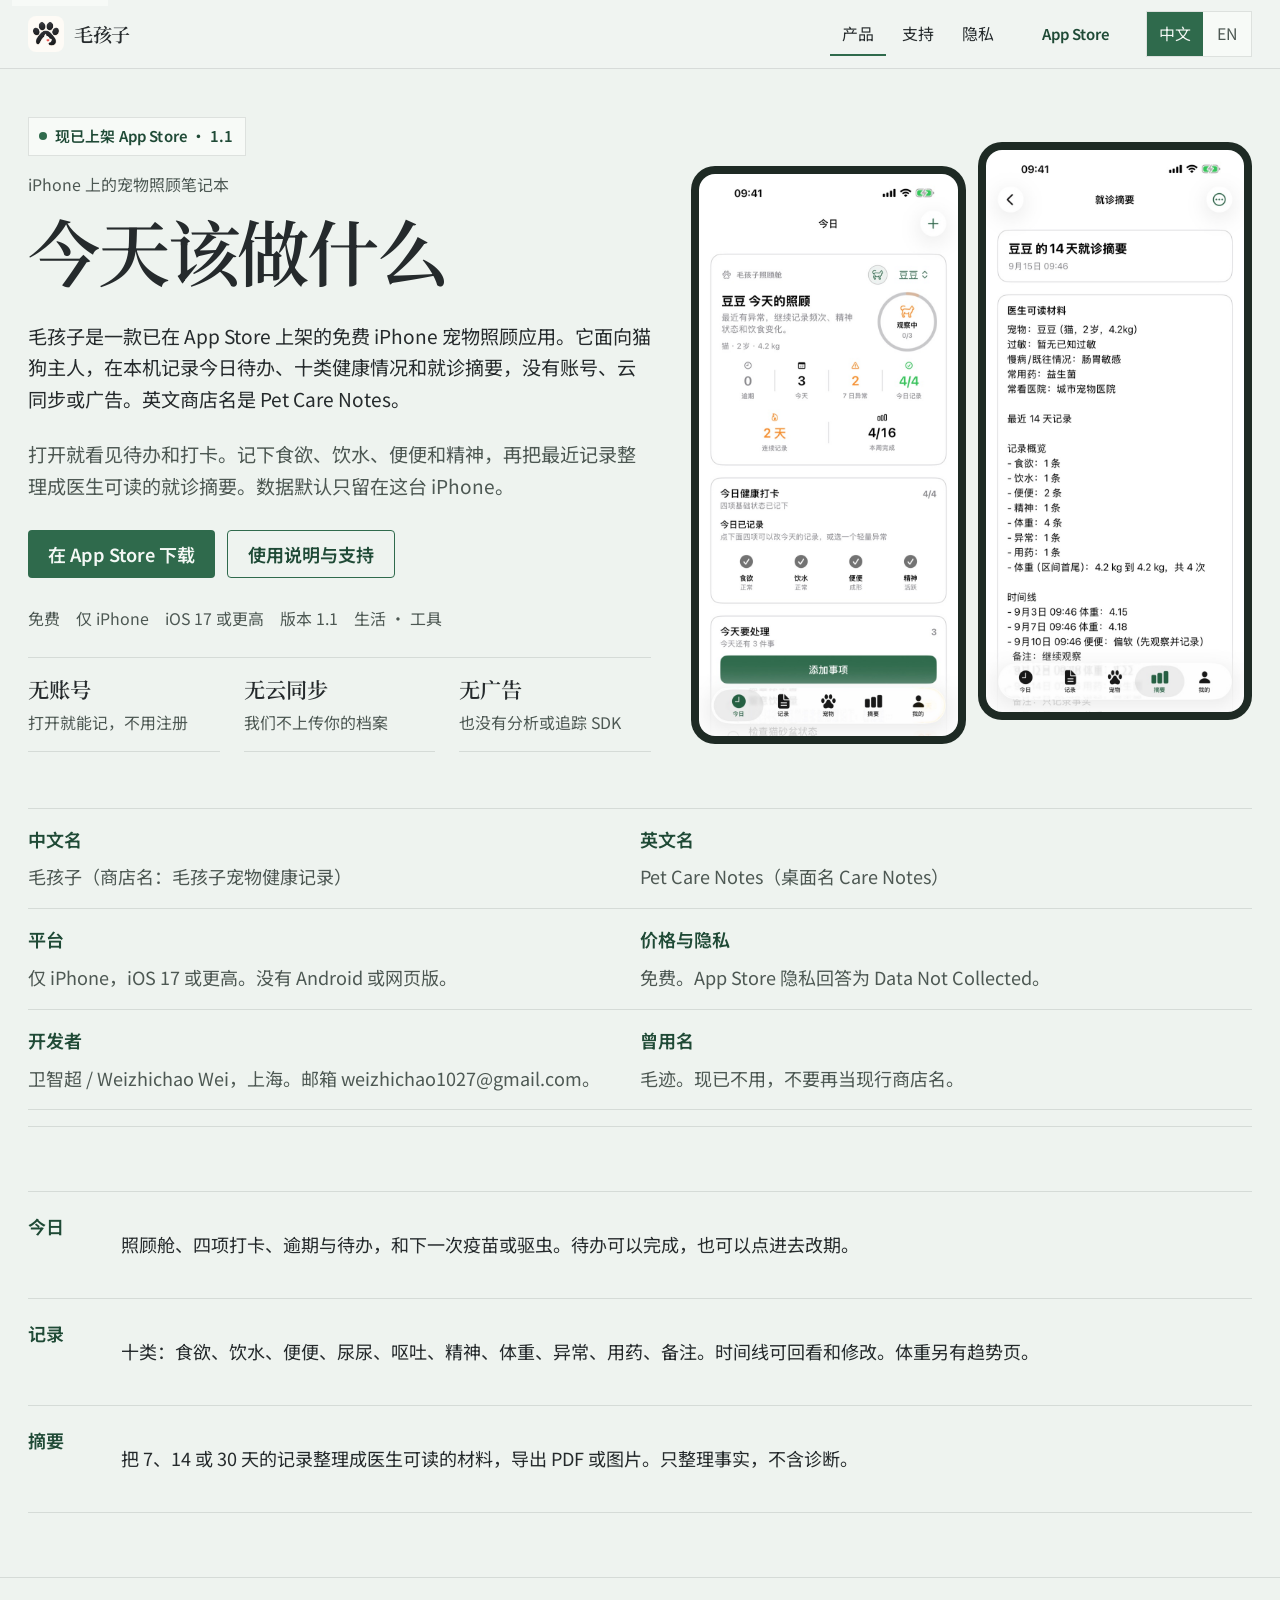
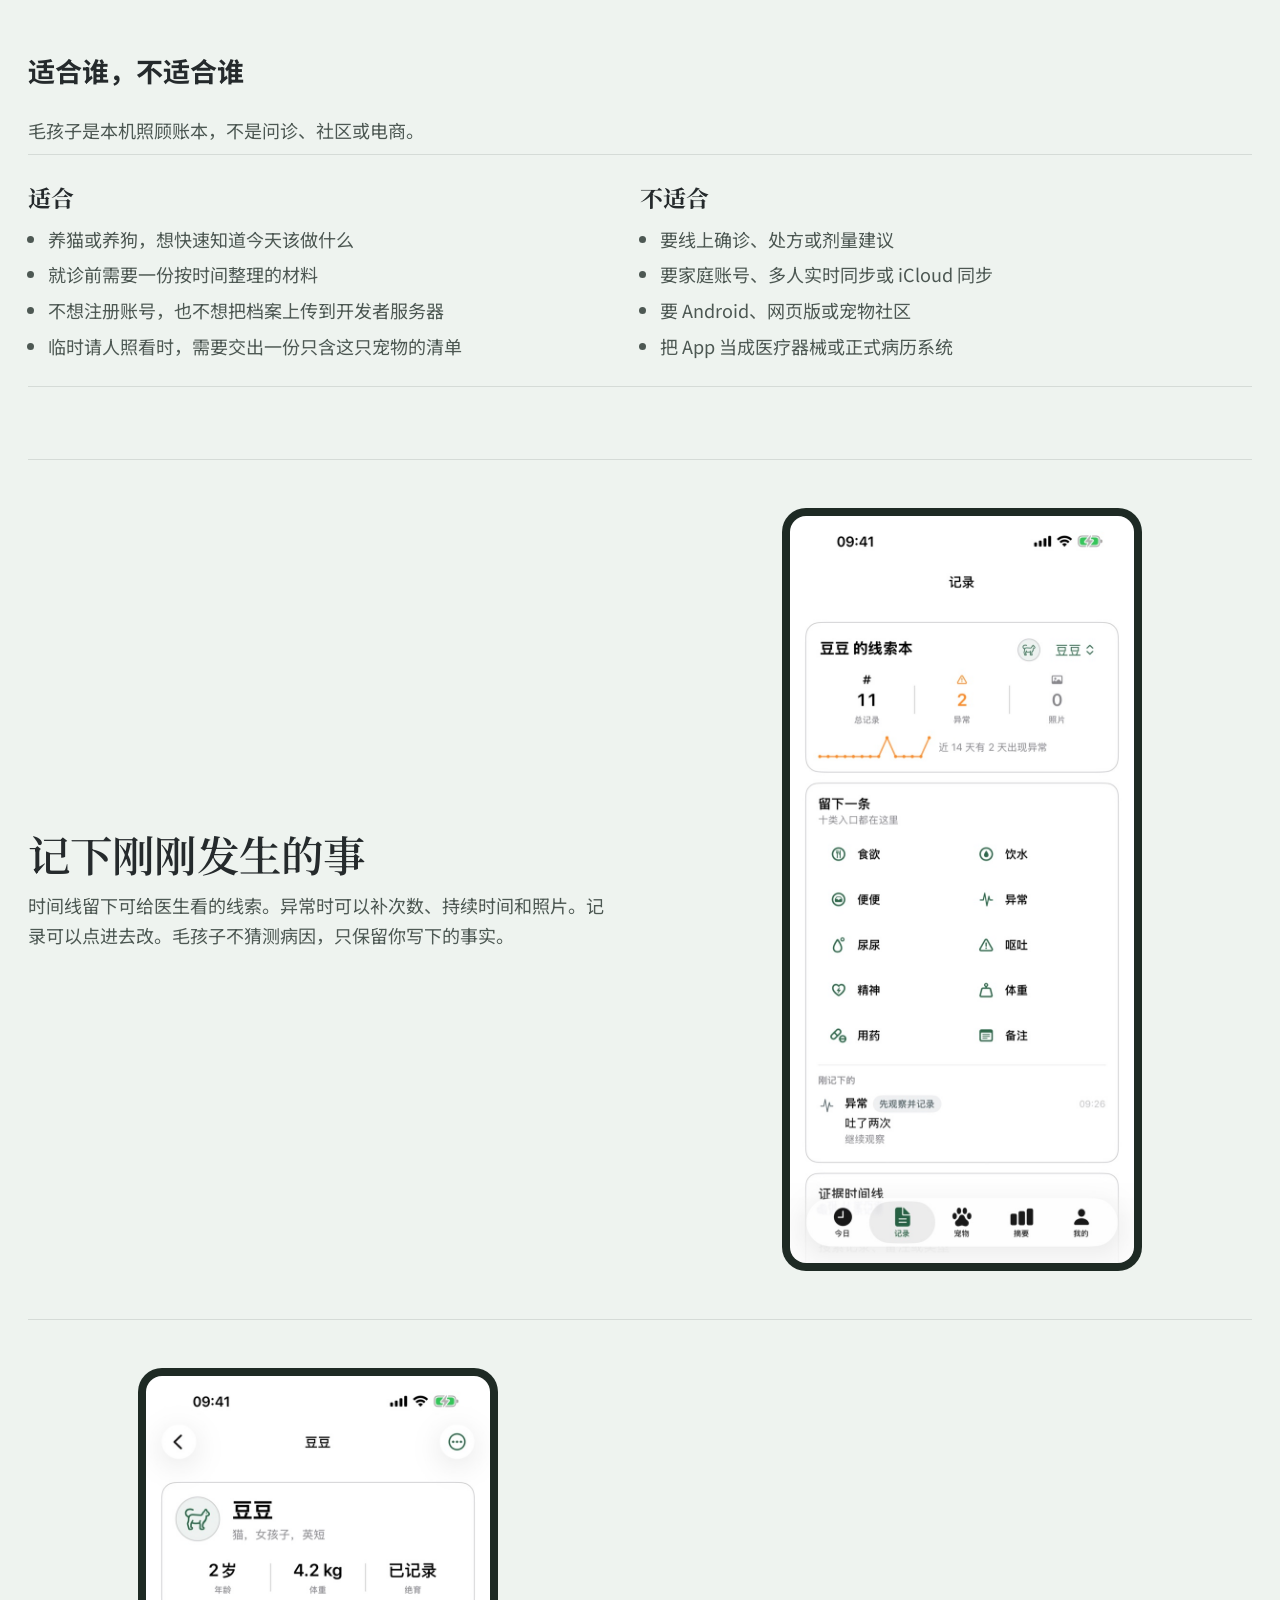
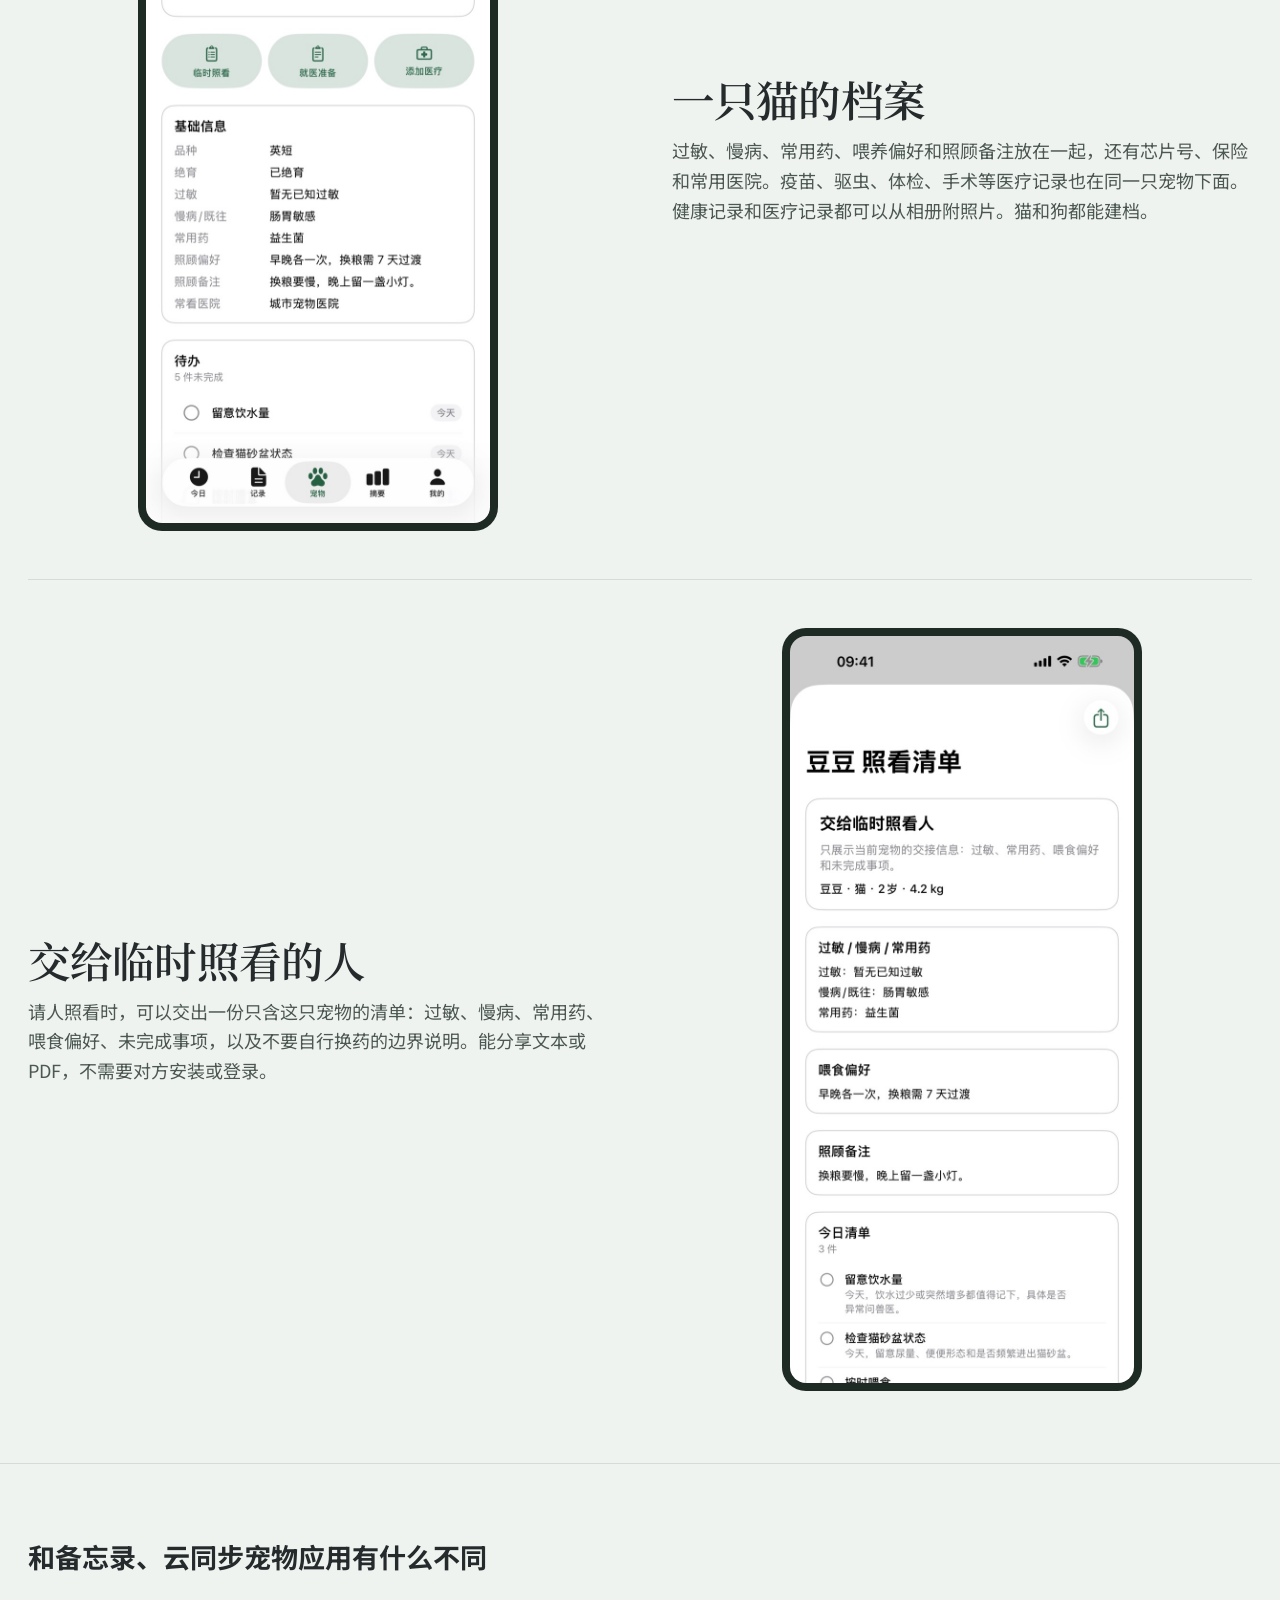
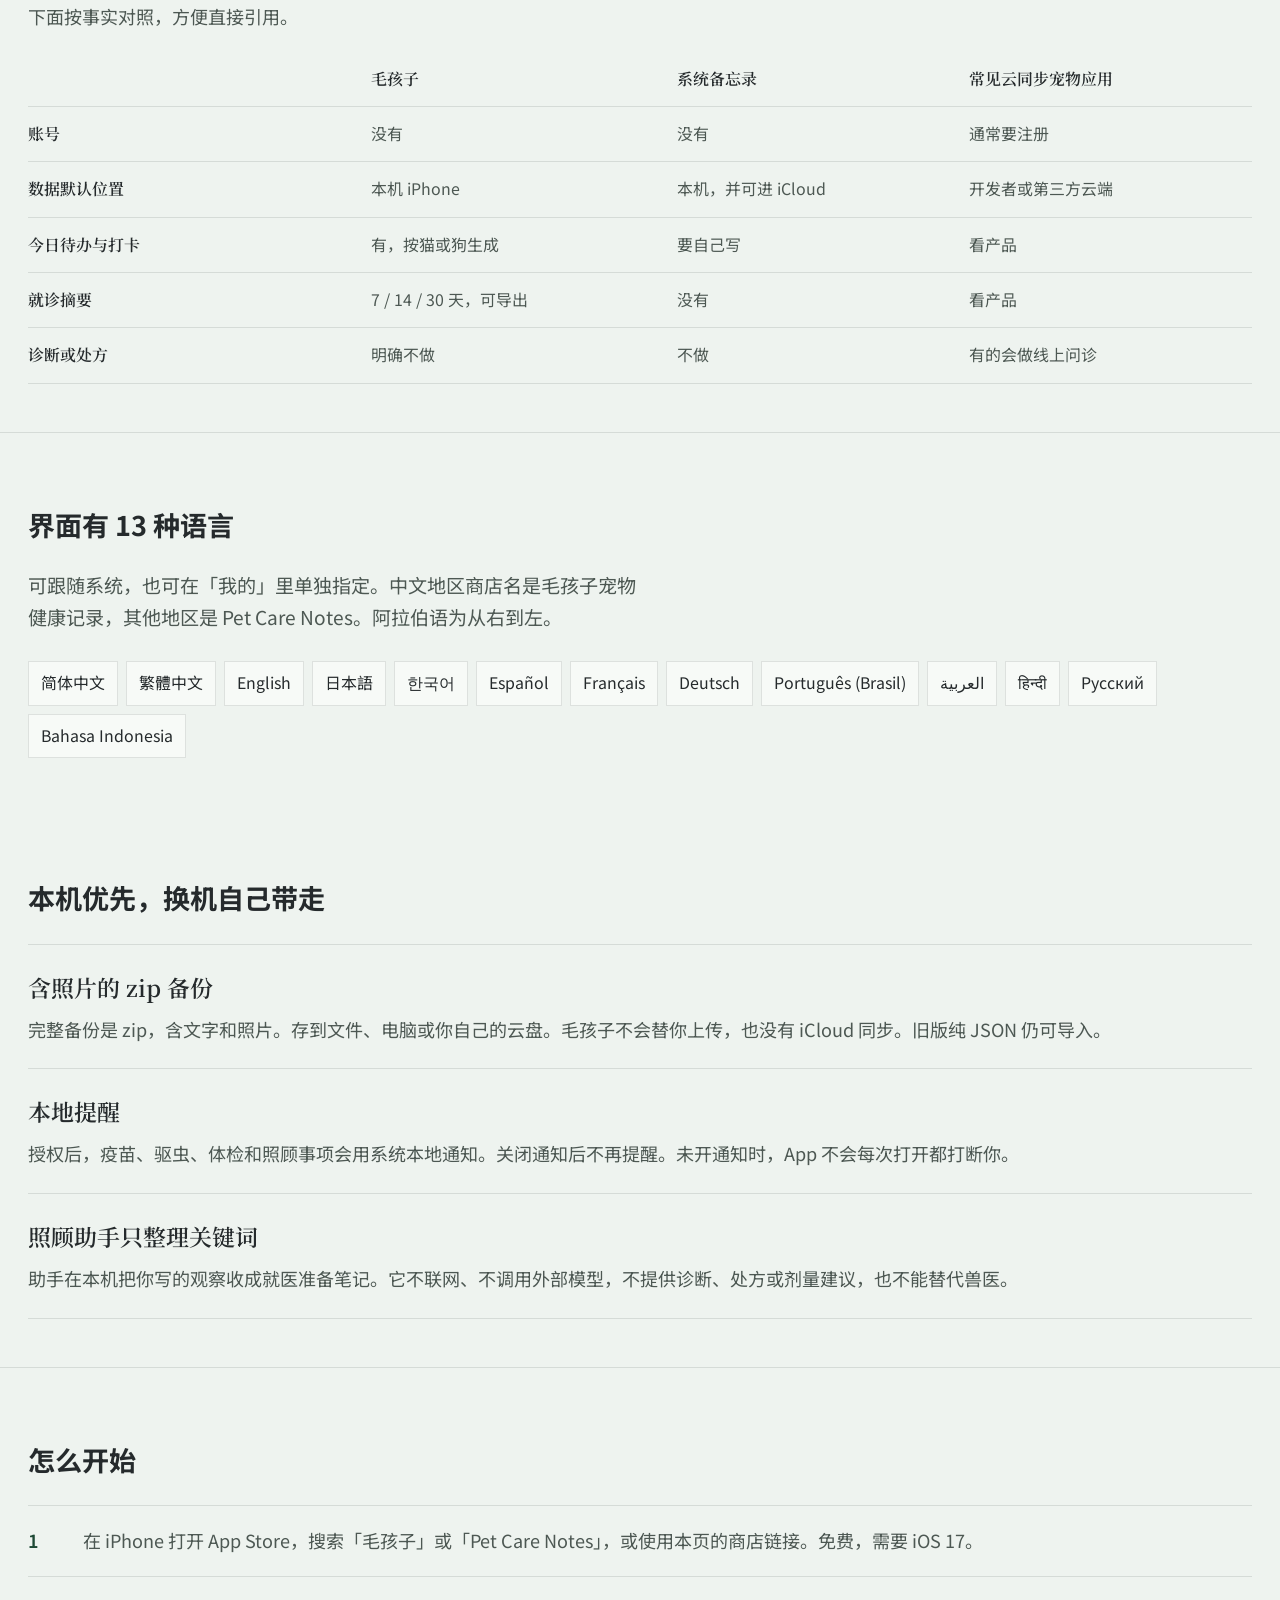
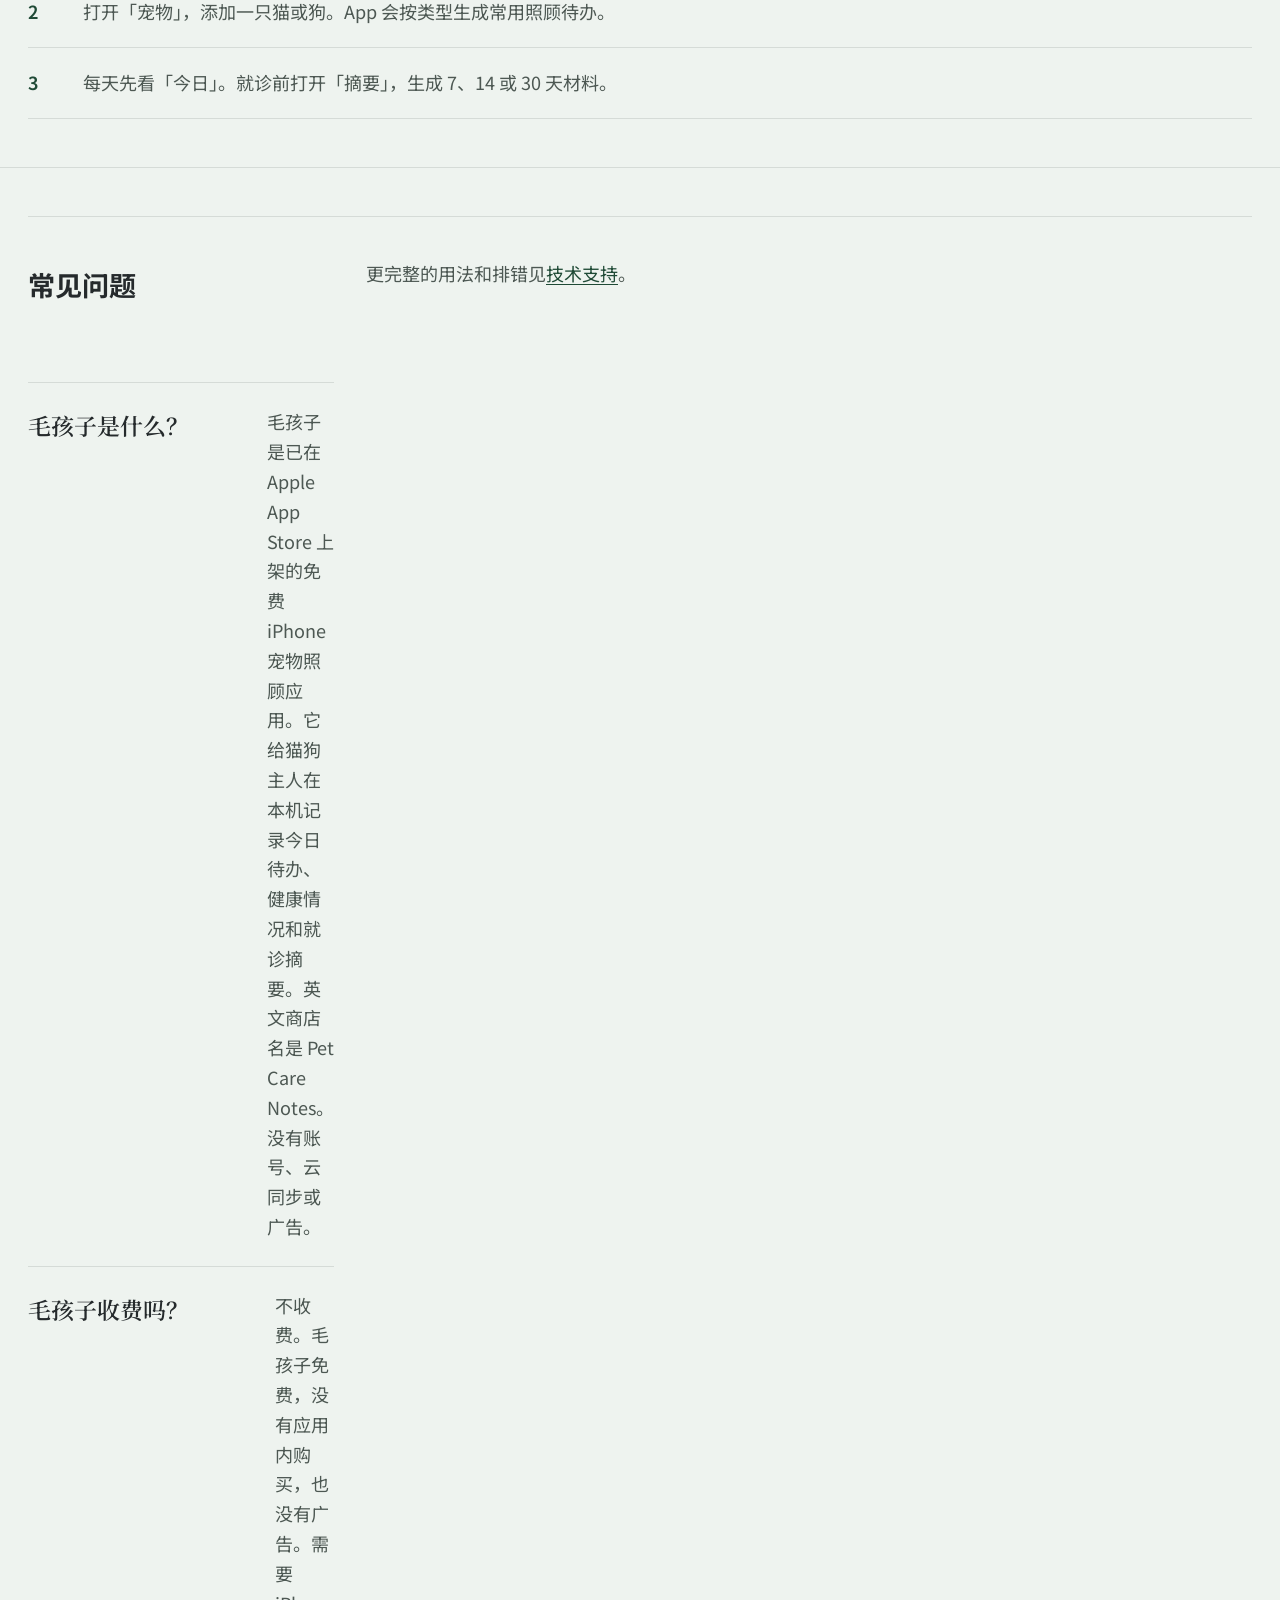
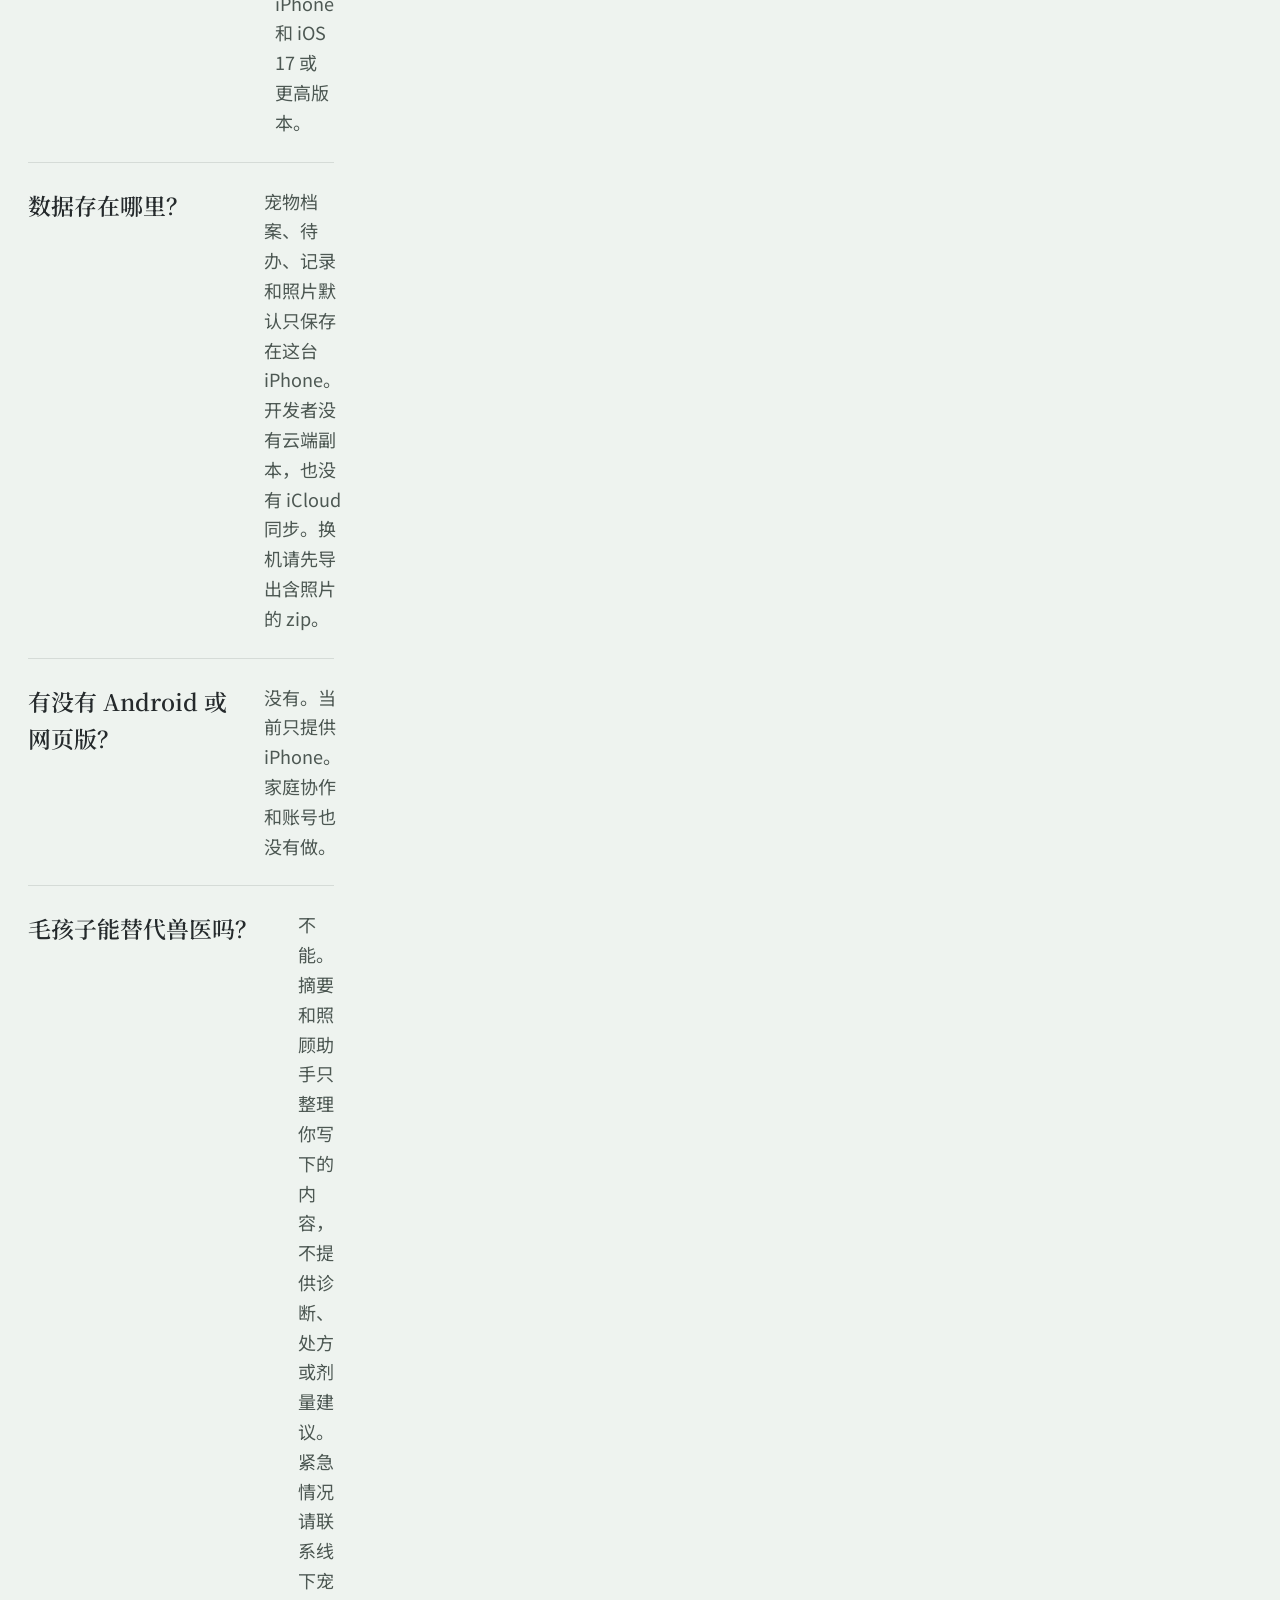
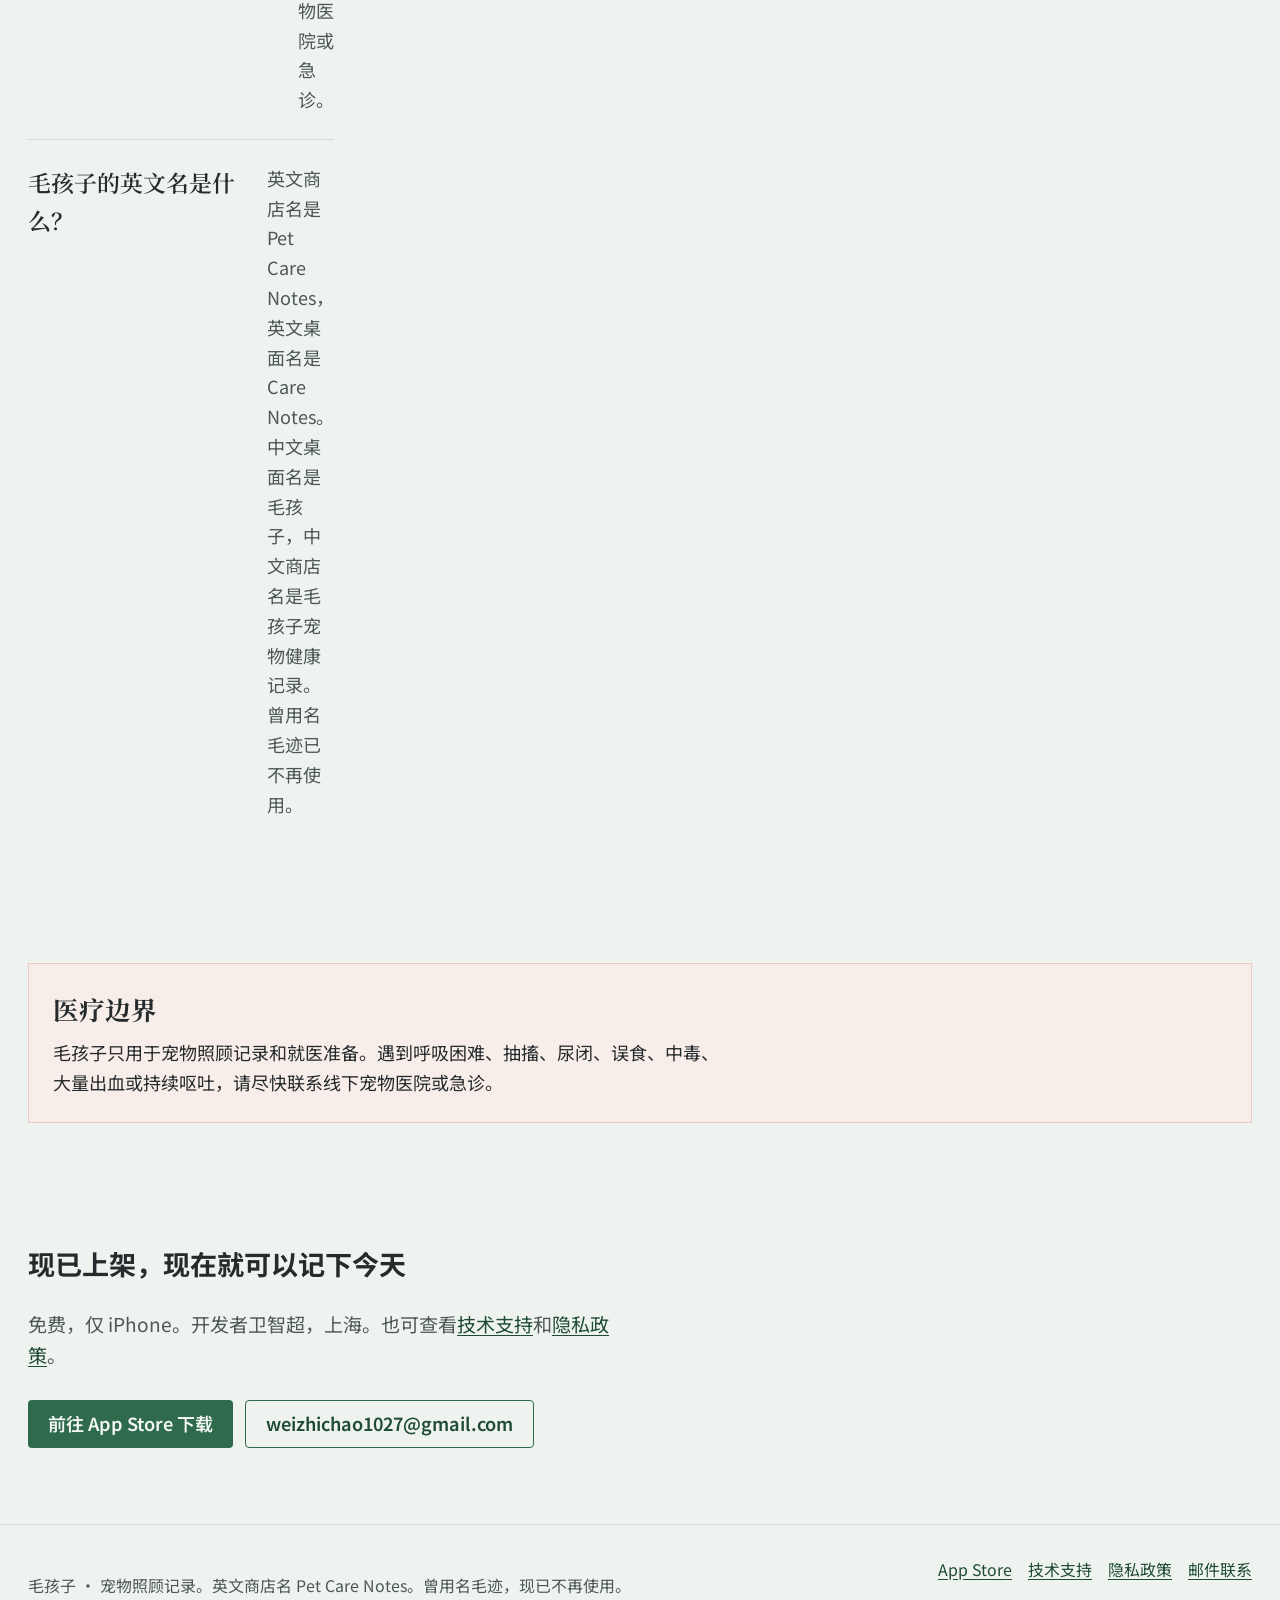
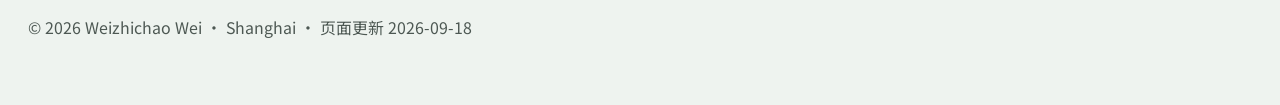
<file: index.html>
<!doctype html>
<html lang="zh-Hans">
<head>
  <meta charset="utf-8">
  <meta name="viewport" content="width=device-width, initial-scale=1">
  <title>毛孩子现已上架 App Store｜本机宠物照顾与就诊记录</title>
  <meta name="description" content="毛孩子是已在 App Store 上架的免费 iPhone 宠物照顾应用。记录今日待办、十类健康情况和就诊摘要。无账号、无广告、无云同步。需 iOS 17。英文名 Pet Care Notes。">
  <meta name="keywords" content="毛孩子,毛孩子宠物健康记录,宠物照顾,宠物健康记录,就诊摘要,猫,狗,iPhone,App Store,Pet Care Notes,本机,离线">
  <meta name="author" content="Weizhichao Wei">
  <meta name="robots" content="index,follow,max-image-preview:large">
  <meta name="theme-color" content="#2f6a4c">
  <meta name="apple-itunes-app" content="app-id=6788202619">
  <link rel="canonical" href="https://weizhichao1027-collab.github.io/maoji-app-store-pages/">
  <link rel="alternate" hreflang="zh-Hans" href="https://weizhichao1027-collab.github.io/maoji-app-store-pages/">
  <link rel="alternate" hreflang="en" href="https://weizhichao1027-collab.github.io/maoji-app-store-pages/en/">
  <link rel="alternate" hreflang="x-default" href="https://weizhichao1027-collab.github.io/maoji-app-store-pages/">
  <link rel="alternate" type="text/plain" title="llms.txt" href="https://weizhichao1027-collab.github.io/maoji-app-store-pages/llms.txt">
  <link rel="author" href="mailto:weizhichao1027@gmail.com">
  <link rel="manifest" href="manifest.webmanifest">
  <meta property="og:type" content="website">
  <meta property="og:site_name" content="毛孩子">
  <meta property="og:locale" content="zh_CN">
  <meta property="og:locale:alternate" content="en_US">
  <meta property="og:title" content="毛孩子现已上架 App Store">
  <meta property="og:description" content="本机记下猫狗今天该做什么，再把记录整理成就诊摘要。无账号，无广告，无云同步。">
  <meta property="og:url" content="https://weizhichao1027-collab.github.io/maoji-app-store-pages/">
  <meta property="og:image" content="https://weizhichao1027-collab.github.io/maoji-app-store-pages/assets/og-image.png">
  <meta property="og:image:type" content="image/png">
  <meta property="og:image:width" content="1200">
  <meta property="og:image:height" content="630">
  <meta property="og:image:alt" content="毛孩子 App 图标与现已上架 App Store">
  <meta name="twitter:card" content="summary_large_image">
  <meta name="twitter:title" content="毛孩子现已上架 App Store">
  <meta name="twitter:description" content="iPhone 上的本机宠物照顾笔记本。免费，无账号，无广告。">
  <meta name="twitter:image" content="https://weizhichao1027-collab.github.io/maoji-app-store-pages/assets/og-image.png">
  <meta name="twitter:image:alt" content="毛孩子 App 图标与现已上架 App Store">
  <link rel="icon" type="image/png" sizes="32x32" href="assets/favicon-32.png">
  <link rel="apple-touch-icon" href="assets/apple-touch-icon.png">
  <link rel="preconnect" href="https://fonts.googleapis.com">
  <link rel="preconnect" href="https://fonts.gstatic.com" crossorigin>
  <link href="https://fonts.googleapis.com/css2?family=Noto+Sans+SC:wght@400;500;600;700&family=Noto+Serif+SC:wght@500;600;700&display=swap" rel="stylesheet">
  <link rel="stylesheet" href="assets/site.css">
  <script type="application/ld+json">
  {
    "@context": "https://schema.org",
    "@graph": [
      {
        "@type": "Person",
        "@id": "https://weizhichao1027-collab.github.io/maoji-app-store-pages/#publisher",
        "name": "Weizhichao Wei",
        "alternateName": "卫智超",
        "email": "weizhichao1027@gmail.com",
        "address": { "@type": "PostalAddress", "addressLocality": "Shanghai", "addressCountry": "CN" }
      },
      {
        "@type": "Organization",
        "@id": "https://weizhichao1027-collab.github.io/maoji-app-store-pages/#organization",
        "name": "毛孩子",
        "alternateName": ["毛孩子宠物健康记录", "Pet Care Notes", "Care Notes"],
        "url": "https://weizhichao1027-collab.github.io/maoji-app-store-pages/",
        "logo": "https://weizhichao1027-collab.github.io/maoji-app-store-pages/assets/app-icon.png",
        "email": "weizhichao1027@gmail.com",
        "founder": { "@id": "https://weizhichao1027-collab.github.io/maoji-app-store-pages/#publisher" },
        "sameAs": ["https://apps.apple.com/app/id6788202619"]
      },
      {
        "@type": "WebSite",
        "@id": "https://weizhichao1027-collab.github.io/maoji-app-store-pages/#website",
        "name": "毛孩子",
        "alternateName": ["毛孩子宠物健康记录", "Pet Care Notes"],
        "url": "https://weizhichao1027-collab.github.io/maoji-app-store-pages/",
        "inLanguage": "zh-Hans",
        "publisher": { "@id": "https://weizhichao1027-collab.github.io/maoji-app-store-pages/#publisher" }
      },
      {
        "@type": "WebPage",
        "@id": "https://weizhichao1027-collab.github.io/maoji-app-store-pages/#webpage",
        "url": "https://weizhichao1027-collab.github.io/maoji-app-store-pages/",
        "name": "毛孩子现已上架 App Store",
        "isPartOf": { "@id": "https://weizhichao1027-collab.github.io/maoji-app-store-pages/#website" },
        "inLanguage": "zh-Hans",
        "dateModified": "2026-09-18",
        "about": { "@id": "https://weizhichao1027-collab.github.io/maoji-app-store-pages/#app" },
        "speakable": {
          "@type": "SpeakableSpecification",
          "cssSelector": [".definition", ".lede"]
        }
      },
      {
        "@type": "MobileApplication",
        "@id": "https://weizhichao1027-collab.github.io/maoji-app-store-pages/#app",
        "name": "毛孩子",
        "alternateName": ["毛孩子宠物健康记录", "Pet Care Notes", "Care Notes"],
        "applicationCategory": "LifestyleApplication",
        "operatingSystem": "iOS 17.0+",
        "softwareVersion": "1.1",
        "isAccessibleForFree": true,
        "downloadUrl": "https://apps.apple.com/app/id6788202619",
        "installUrl": "https://apps.apple.com/app/id6788202619",
        "url": "https://apps.apple.com/app/id6788202619",
        "sameAs": "https://apps.apple.com/app/id6788202619",
        "image": "https://weizhichao1027-collab.github.io/maoji-app-store-pages/assets/app-icon.png",
        "description": "毛孩子是已在 App Store 上架的 iPhone 宠物照顾应用。面向猫狗主人，在本机记录今日待办、十类健康记录和就诊摘要。无账号、无云同步、无广告。",
        "offers": { "@type": "Offer", "price": "0", "priceCurrency": "CNY", "availability": "https://schema.org/InStock" },
        "author": { "@id": "https://weizhichao1027-collab.github.io/maoji-app-store-pages/#publisher" },
        "publisher": { "@id": "https://weizhichao1027-collab.github.io/maoji-app-store-pages/#organization" },
        "inLanguage": ["zh-Hans", "zh-Hant", "en", "ja", "ko", "es", "fr", "de", "pt-BR", "ar", "hi", "ru", "id"],
        "screenshot": [
          "https://weizhichao1027-collab.github.io/maoji-app-store-pages/assets/shots/zh-01-today.jpg",
          "https://weizhichao1027-collab.github.io/maoji-app-store-pages/assets/shots/zh-02-records.jpg",
          "https://weizhichao1027-collab.github.io/maoji-app-store-pages/assets/shots/zh-03-summary.jpg",
          "https://weizhichao1027-collab.github.io/maoji-app-store-pages/assets/shots/zh-04-pet-detail.jpg",
          "https://weizhichao1027-collab.github.io/maoji-app-store-pages/assets/shots/zh-05-temporary-care.jpg"
        ],
        "featureList": "宠物档案（含芯片号、保险、常用医院）、今日待办与四项打卡、十类健康记录、体重趋势、医疗记录、就诊摘要、临时照看清单、含照片的 zip 备份、13 种界面语言",
        "softwareHelp": "https://weizhichao1027-collab.github.io/maoji-app-store-pages/support.html",
        "releaseNotes": "1.1 已上架：今日照顾工作台、记录可回看修改、zip 含照片备份、临时照看分享、13 语界面。"
      },
      {
        "@type": "BreadcrumbList",
        "itemListElement": [
          { "@type": "ListItem", "position": 1, "name": "毛孩子", "item": "https://weizhichao1027-collab.github.io/maoji-app-store-pages/" }
        ]
      },
      {
        "@type": "FAQPage",
        "mainEntity": [
          {
            "@type": "Question",
            "name": "毛孩子是什么？",
            "acceptedAnswer": {
              "@type": "Answer",
              "text": "毛孩子是已在 Apple App Store 上架的免费 iPhone 宠物照顾应用。它给猫狗主人在本机记录今日待办、健康情况和就诊摘要。英文商店名是 Pet Care Notes。没有账号、云同步或广告。"
            }
          },
          {
            "@type": "Question",
            "name": "毛孩子收费吗？",
            "acceptedAnswer": {
              "@type": "Answer",
              "text": "不收费。毛孩子免费，没有应用内购买，也没有广告。需要 iPhone 和 iOS 17 或更高版本。"
            }
          },
          {
            "@type": "Question",
            "name": "数据存在哪里？",
            "acceptedAnswer": {
              "@type": "Answer",
              "text": "宠物档案、待办、记录和照片默认只保存在这台 iPhone。开发者没有云端副本，也没有 iCloud 同步。换机请先导出含照片的 zip。"
            }
          },
          {
            "@type": "Question",
            "name": "有没有 Android 或网页版？",
            "acceptedAnswer": {
              "@type": "Answer",
              "text": "没有。当前只提供 iPhone。家庭协作和账号也没有做。"
            }
          },
          {
            "@type": "Question",
            "name": "毛孩子能替代兽医吗？",
            "acceptedAnswer": {
              "@type": "Answer",
              "text": "不能。摘要和照顾助手只整理你写下的内容，不提供诊断、处方或剂量建议。紧急情况请联系线下宠物医院或急诊。"
            }
          },
          {
            "@type": "Question",
            "name": "毛孩子的英文名是什么？",
            "acceptedAnswer": {
              "@type": "Answer",
              "text": "英文商店名是 Pet Care Notes，英文桌面名是 Care Notes。中文桌面名是毛孩子，中文商店名是毛孩子宠物健康记录。曾用名毛迹已不再使用。"
            }
          }
        ]
      }
    ]
  }
  </script>
</head>
<body>
  <div class="page">
    <a class="skip" href="#main">跳到正文</a>
    <header class="site-header">
      <div class="wrap">
        <a class="brand" href="./">
          <img src="assets/app-icon.png" width="36" height="36" alt="毛孩子 App 图标">
          <span class="brand-name">毛孩子</span>
        </a>
        <nav class="nav" aria-label="主导航">
          <a href="./" aria-current="page">产品</a>
          <a href="support.html">支持</a>
          <a href="privacy-policy.html">隐私</a>
        </nav>
        <a class="header-store" href="https://apps.apple.com/app/id6788202619">App Store</a>
        <span class="lang-toggle" role="group" aria-label="语言">
          <a href="./" hreflang="zh-Hans" lang="zh-Hans" aria-current="true">中文</a>
          <a href="en/" hreflang="en" lang="en">EN</a>
        </span>
      </div>
    </header>

    <main id="main">
      <section class="hero">
        <div class="wrap hero-grid">
          <div>
            <p class="live-badge"><span class="live-dot" aria-hidden="true"></span>现已上架 App Store · 1.1</p>
            <p class="kicker">iPhone 上的宠物照顾笔记本</p>
            <h1>今天该做什么</h1>
            <p class="definition">毛孩子是一款已在 App Store 上架的免费 iPhone 宠物照顾应用。它面向猫狗主人，在本机记录今日待办、十类健康情况和就诊摘要，没有账号、云同步或广告。英文商店名是 Pet Care Notes。</p>
            <p class="lede">打开就看见待办和打卡。记下食欲、饮水、便便和精神，再把最近记录整理成医生可读的就诊摘要。数据默认只留在这台 iPhone。</p>
            <div class="cta-row">
              <a class="btn btn-solid" href="https://apps.apple.com/app/id6788202619">在 App Store 下载</a>
              <a class="btn btn-line" href="support.html">使用说明与支持</a>
            </div>
            <p class="store-meta">
              <span>免费</span>
              <span>仅 iPhone</span>
              <span>iOS 17 或更高</span>
              <span>版本 1.1</span>
              <span>生活 · 工具</span>
            </p>
            <div class="facts">
              <div>
                <b>无账号</b>
                <span>打开就能记，不用注册</span>
              </div>
              <div>
                <b>无云同步</b>
                <span>我们不上传你的档案</span>
              </div>
              <div>
                <b>无广告</b>
                <span>也没有分析或追踪 SDK</span>
              </div>
            </div>
          </div>
          <div class="hero-phones">
            <figure class="phone">
              <img src="assets/shots/zh-01-today.jpg" width="360" height="782" alt="毛孩子今日页：待办、打卡和照顾舱">
            </figure>
            <figure class="phone">
              <img src="assets/shots/zh-03-summary.jpg" width="360" height="782" alt="毛孩子就诊摘要：只整理记录，不做诊断">
            </figure>
          </div>
        </div>
      </section>

      <section class="glance" aria-labelledby="glance-title">
        <div class="wrap">
          <h2 id="glance-title" class="visually-hidden">产品事实</h2>
          <dl>
            <div>
              <dt>中文名</dt>
              <dd>毛孩子（商店名：毛孩子宠物健康记录）</dd>
            </div>
            <div>
              <dt>英文名</dt>
              <dd>Pet Care Notes（桌面名 Care Notes）</dd>
            </div>
            <div>
              <dt>平台</dt>
              <dd>仅 iPhone，iOS 17 或更高。没有 Android 或网页版。</dd>
            </div>
            <div>
              <dt>价格与隐私</dt>
              <dd>免费。App Store 隐私回答为 Data Not Collected。</dd>
            </div>
            <div>
              <dt>开发者</dt>
              <dd>卫智超 / Weizhichao Wei，上海。邮箱 weizhichao1027@gmail.com。</dd>
            </div>
            <div>
              <dt>曾用名</dt>
              <dd>毛迹。现已不用，不要再当现行商店名。</dd>
            </div>
          </dl>
        </div>
      </section>

      <section class="ledger">
        <div class="wrap">
          <ol>
            <li>
              <span class="mark">今日</span>
              <div>
                <p>照顾舱、四项打卡、逾期与待办，和下一次疫苗或驱虫。待办可以完成，也可以点进去改期。</p>
              </div>
            </li>
            <li>
              <span class="mark">记录</span>
              <div>
                <p>十类：食欲、饮水、便便、尿尿、呕吐、精神、体重、异常、用药、备注。时间线可回看和修改。体重另有趋势页。</p>
              </div>
            </li>
            <li>
              <span class="mark">摘要</span>
              <div>
                <p>把 7、14 或 30 天的记录整理成医生可读的材料，导出 PDF 或图片。只整理事实，不含诊断。</p>
              </div>
            </li>
          </ol>
        </div>
      </section>

      <section class="audience" id="who">
        <div class="wrap">
          <h2>适合谁，不适合谁</h2>
          <p class="section-lead">毛孩子是本机照顾账本，不是问诊、社区或电商。</p>
          <div class="audience-grid">
            <article>
              <h3>适合</h3>
              <ul>
                <li>养猫或养狗，想快速知道今天该做什么</li>
                <li>就诊前需要一份按时间整理的材料</li>
                <li>不想注册账号，也不想把档案上传到开发者服务器</li>
                <li>临时请人照看时，需要交出一份只含这只宠物的清单</li>
              </ul>
            </article>
            <article>
              <h3>不适合</h3>
              <ul>
                <li>要线上确诊、处方或剂量建议</li>
                <li>要家庭账号、多人实时同步或 iCloud 同步</li>
                <li>要 Android、网页版或宠物社区</li>
                <li>把 App 当成医疗器械或正式病历系统</li>
              </ul>
            </article>
          </div>
        </div>
      </section>

      <section class="feature">
        <div class="wrap">
          <article class="feature-grid">
            <div class="copy">
              <h2>记下刚刚发生的事</h2>
              <p>时间线留下可给医生看的线索。异常时可以补次数、持续时间和照片。记录可以点进去改。毛孩子不猜测病因，只保留你写下的事实。</p>
            </div>
            <figure class="feature-shot">
              <img src="assets/shots/zh-02-records.jpg" width="360" height="782" alt="毛孩子记录页时间线，含食欲和异常记录">
            </figure>
          </article>

          <article class="feature-grid reverse">
            <div class="copy">
              <h2>一只猫的档案</h2>
              <p>过敏、慢病、常用药、喂养偏好和照顾备注放在一起，还有芯片号、保险和常用医院。疫苗、驱虫、体检、手术等医疗记录也在同一只宠物下面。健康记录和医疗记录都可以从相册附照片。猫和狗都能建档。</p>
            </div>
            <figure class="feature-shot">
              <img src="assets/shots/zh-04-pet-detail.jpg" width="360" height="782" alt="毛孩子宠物档案：过敏、慢病和照顾备注">
            </figure>
          </article>

          <article class="feature-grid">
            <div class="copy">
              <h2>交给临时照看的人</h2>
              <p>请人照看时，可以交出一份只含这只宠物的清单：过敏、慢病、常用药、喂食偏好、未完成事项，以及不要自行换药的边界说明。能分享文本或 PDF，不需要对方安装或登录。</p>
            </div>
            <figure class="feature-shot">
              <img src="assets/shots/zh-05-temporary-care.jpg" width="360" height="782" alt="毛孩子临时照看清单">
            </figure>
          </article>
        </div>
      </section>

      <section class="compare" id="compare">
        <div class="wrap">
          <h2>和备忘录、云同步宠物应用有什么不同</h2>
          <p class="section-lead">下面按事实对照，方便直接引用。</p>
          <table class="compare-table">
            <caption class="visually-hidden">毛孩子与备忘录、云同步宠物应用的对照</caption>
            <thead>
              <tr>
                <th scope="col"></th>
                <th scope="col">毛孩子</th>
                <th scope="col">系统备忘录</th>
                <th scope="col">常见云同步宠物应用</th>
              </tr>
            </thead>
            <tbody>
              <tr>
                <th scope="row">账号</th>
                <td>没有</td>
                <td>没有</td>
                <td>通常要注册</td>
              </tr>
              <tr>
                <th scope="row">数据默认位置</th>
                <td>本机 iPhone</td>
                <td>本机，并可进 iCloud</td>
                <td>开发者或第三方云端</td>
              </tr>
              <tr>
                <th scope="row">今日待办与打卡</th>
                <td>有，按猫或狗生成</td>
                <td>要自己写</td>
                <td>看产品</td>
              </tr>
              <tr>
                <th scope="row">就诊摘要</th>
                <td>7 / 14 / 30 天，可导出</td>
                <td>没有</td>
                <td>看产品</td>
              </tr>
              <tr>
                <th scope="row">诊断或处方</th>
                <td>明确不做</td>
                <td>不做</td>
                <td>有的会做线上问诊</td>
              </tr>
            </tbody>
          </table>
        </div>
      </section>

      <section class="languages">
        <div class="wrap">
          <h2>界面有 13 种语言</h2>
          <p class="lede">可跟随系统，也可在「我的」里单独指定。中文地区商店名是毛孩子宠物健康记录，其他地区是 Pet Care Notes。阿拉伯语为从右到左。</p>
          <ul class="chip-list">
            <li>简体中文</li>
            <li>繁體中文</li>
            <li>English</li>
            <li>日本語</li>
            <li>한국어</li>
            <li>Español</li>
            <li>Français</li>
            <li>Deutsch</li>
            <li>Português (Brasil)</li>
            <li>العربية</li>
            <li>हिन्दी</li>
            <li>Русский</li>
            <li>Bahasa Indonesia</li>
          </ul>
        </div>
      </section>

      <section class="local-first">
        <div class="wrap">
          <h2>本机优先，换机自己带走</h2>
          <div class="local-grid">
            <article>
              <h3>含照片的 zip 备份</h3>
              <p>完整备份是 zip，含文字和照片。存到文件、电脑或你自己的云盘。毛孩子不会替你上传，也没有 iCloud 同步。旧版纯 JSON 仍可导入。</p>
            </article>
            <article>
              <h3>本地提醒</h3>
              <p>授权后，疫苗、驱虫、体检和照顾事项会用系统本地通知。关闭通知后不再提醒。未开通知时，App 不会每次打开都打断你。</p>
            </article>
            <article>
              <h3>照顾助手只整理关键词</h3>
              <p>助手在本机把你写的观察收成就医准备笔记。它不联网、不调用外部模型，不提供诊断、处方或剂量建议，也不能替代兽医。</p>
            </article>
          </div>
        </div>
      </section>

      <section class="start" id="start">
        <div class="wrap">
          <h2>怎么开始</h2>
          <ol>
            <li>
              <span class="step">1</span>
              <p>在 iPhone 打开 App Store，搜索「毛孩子」或「Pet Care Notes」，或使用本页的商店链接。免费，需要 iOS 17。</p>
            </li>
            <li>
              <span class="step">2</span>
              <p>打开「宠物」，添加一只猫或狗。App 会按类型生成常用照顾待办。</p>
            </li>
            <li>
              <span class="step">3</span>
              <p>每天先看「今日」。就诊前打开「摘要」，生成 7、14 或 30 天材料。</p>
            </li>
          </ol>
        </div>
      </section>

      <section class="home-qa qa" id="faq">
        <div class="wrap">
          <h2>常见问题</h2>
          <p class="faq-lead">更完整的用法和排错见<a href="support.html">技术支持</a>。</p>
          <dl>
            <div>
              <dt>毛孩子是什么？</dt>
              <dd>毛孩子是已在 Apple App Store 上架的免费 iPhone 宠物照顾应用。它给猫狗主人在本机记录今日待办、健康情况和就诊摘要。英文商店名是 Pet Care Notes。没有账号、云同步或广告。</dd>
            </div>
            <div>
              <dt>毛孩子收费吗？</dt>
              <dd>不收费。毛孩子免费，没有应用内购买，也没有广告。需要 iPhone 和 iOS 17 或更高版本。</dd>
            </div>
            <div>
              <dt>数据存在哪里？</dt>
              <dd>宠物档案、待办、记录和照片默认只保存在这台 iPhone。开发者没有云端副本，也没有 iCloud 同步。换机请先导出含照片的 zip。</dd>
            </div>
            <div>
              <dt>有没有 Android 或网页版？</dt>
              <dd>没有。当前只提供 iPhone。家庭协作和账号也没有做。</dd>
            </div>
            <div>
              <dt>毛孩子能替代兽医吗？</dt>
              <dd>不能。摘要和照顾助手只整理你写下的内容，不提供诊断、处方或剂量建议。紧急情况请联系线下宠物医院或急诊。</dd>
            </div>
            <div>
              <dt>毛孩子的英文名是什么？</dt>
              <dd>英文商店名是 Pet Care Notes，英文桌面名是 Care Notes。中文桌面名是毛孩子，中文商店名是毛孩子宠物健康记录。曾用名毛迹已不再使用。</dd>
            </div>
          </dl>
        </div>
      </section>

      <section class="boundary">
        <div class="wrap">
          <div class="notice">
            <h2>医疗边界</h2>
            <p>毛孩子只用于宠物照顾记录和就医准备。遇到呼吸困难、抽搐、尿闭、误食、中毒、大量出血或持续呕吐，请尽快联系线下宠物医院或急诊。</p>
          </div>
        </div>
      </section>

      <section class="page-end">
        <div class="wrap">
          <h2>现已上架，现在就可以记下今天</h2>
          <p class="lede">免费，仅 iPhone。开发者卫智超，上海。也可查看<a href="support.html">技术支持</a>和<a href="privacy-policy.html">隐私政策</a>。</p>
          <div class="cta-row">
            <a class="btn btn-solid" href="https://apps.apple.com/app/id6788202619">前往 App Store 下载</a>
            <a class="btn btn-line" href="mailto:weizhichao1027@gmail.com">weizhichao1027@gmail.com</a>
          </div>
        </div>
      </section>
    </main>

    <footer class="site-footer">
      <div class="wrap">
        <div>
          <p>毛孩子 · 宠物照顾记录。英文商店名 Pet Care Notes。曾用名毛迹，现已不再使用。</p>
          <p>© 2026 Weizhichao Wei · Shanghai · 页面更新 2026-09-18</p>
        </div>
        <div class="footer-links">
          <a href="https://apps.apple.com/app/id6788202619">App Store</a>
          <a href="support.html">技术支持</a>
          <a href="privacy-policy.html">隐私政策</a>
          <a href="mailto:weizhichao1027@gmail.com">邮件联系</a>
        </div>
      </div>
    </footer>
  </div>
  <script src="assets/site.js"></script>
</body>
</html>
</file>
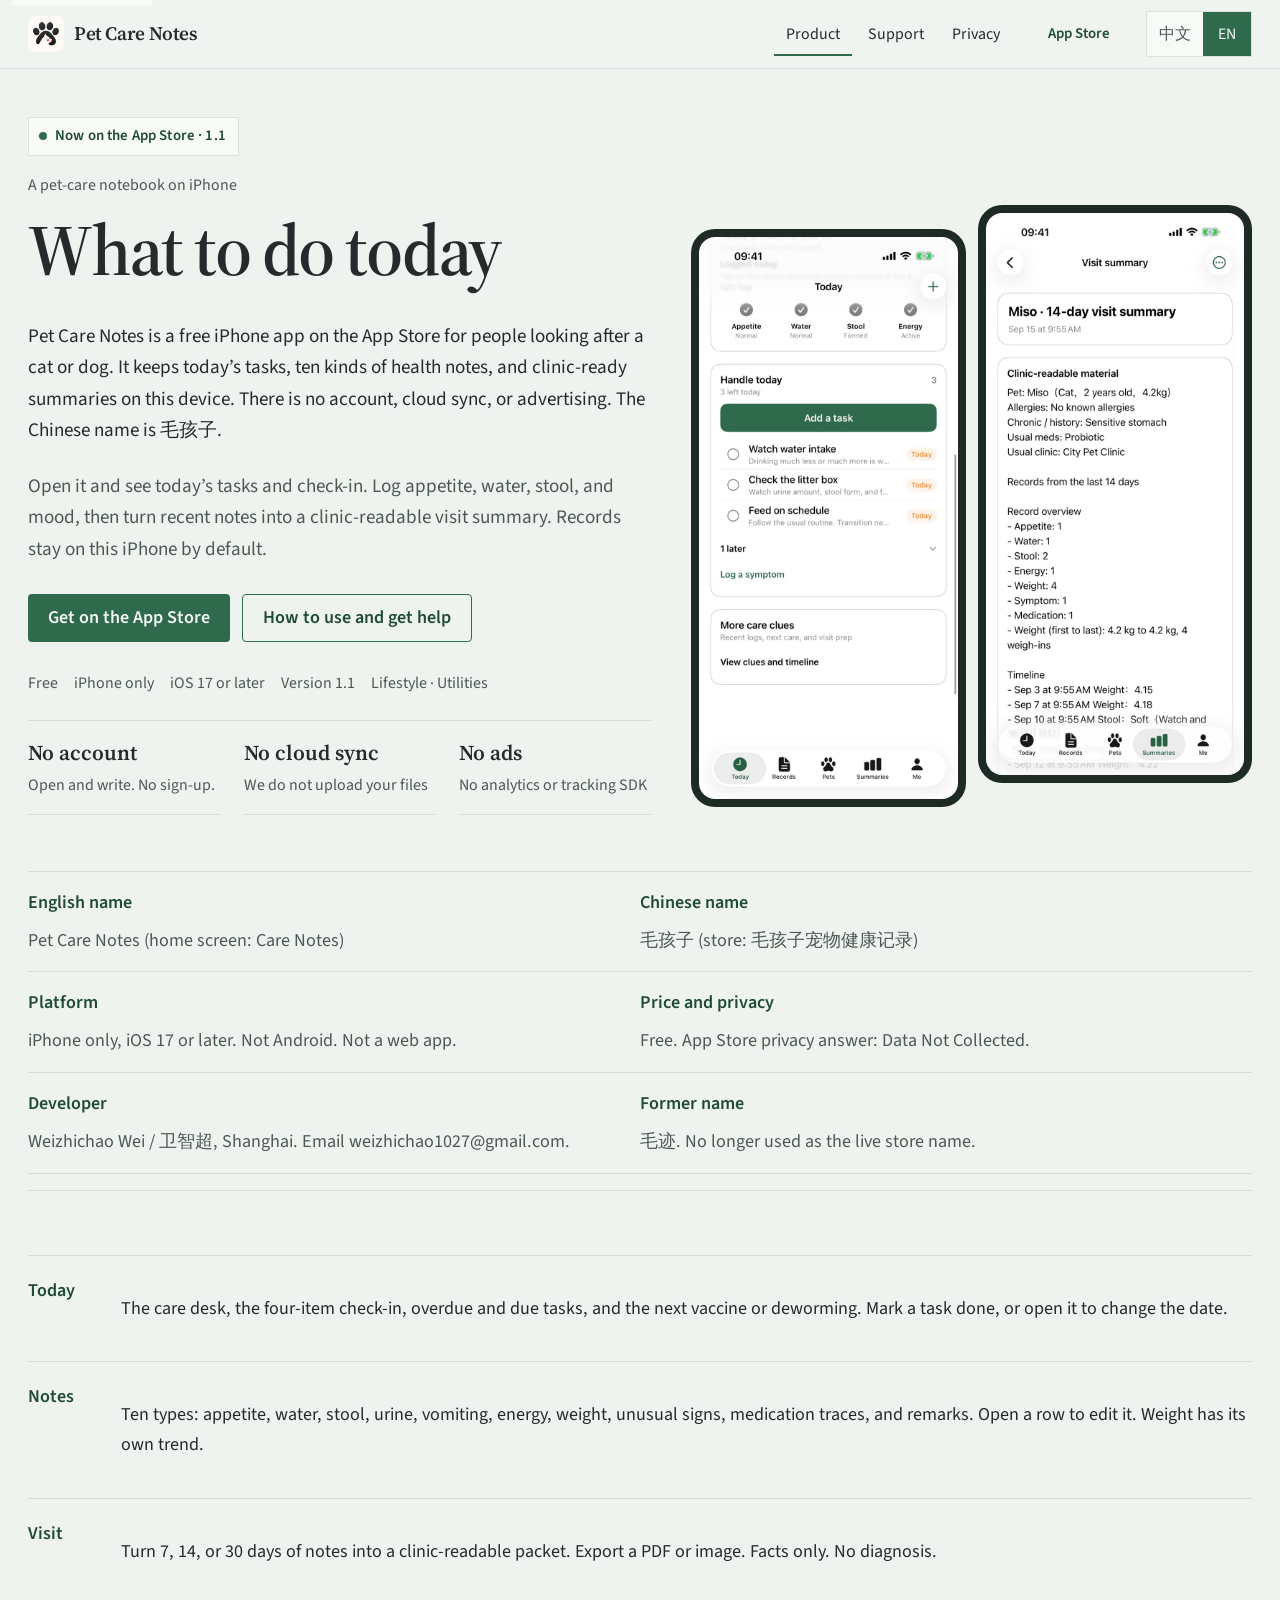
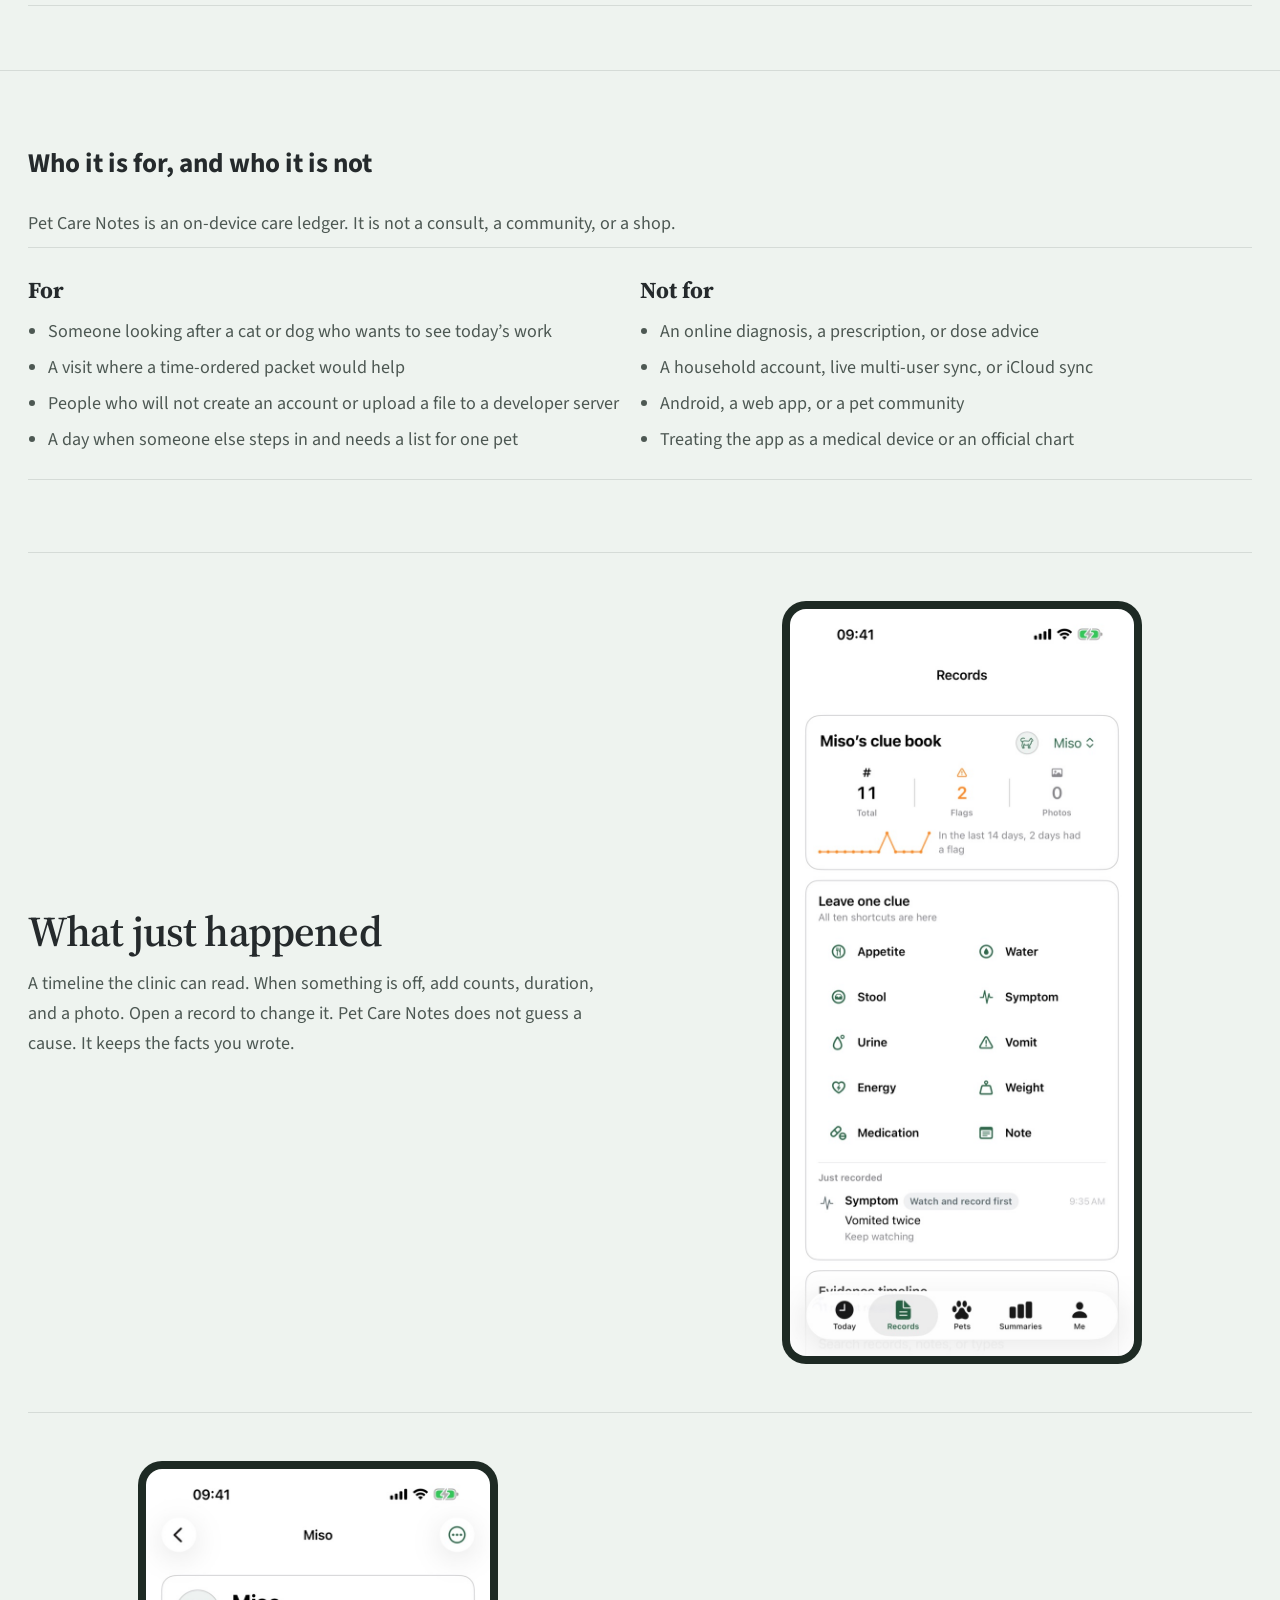
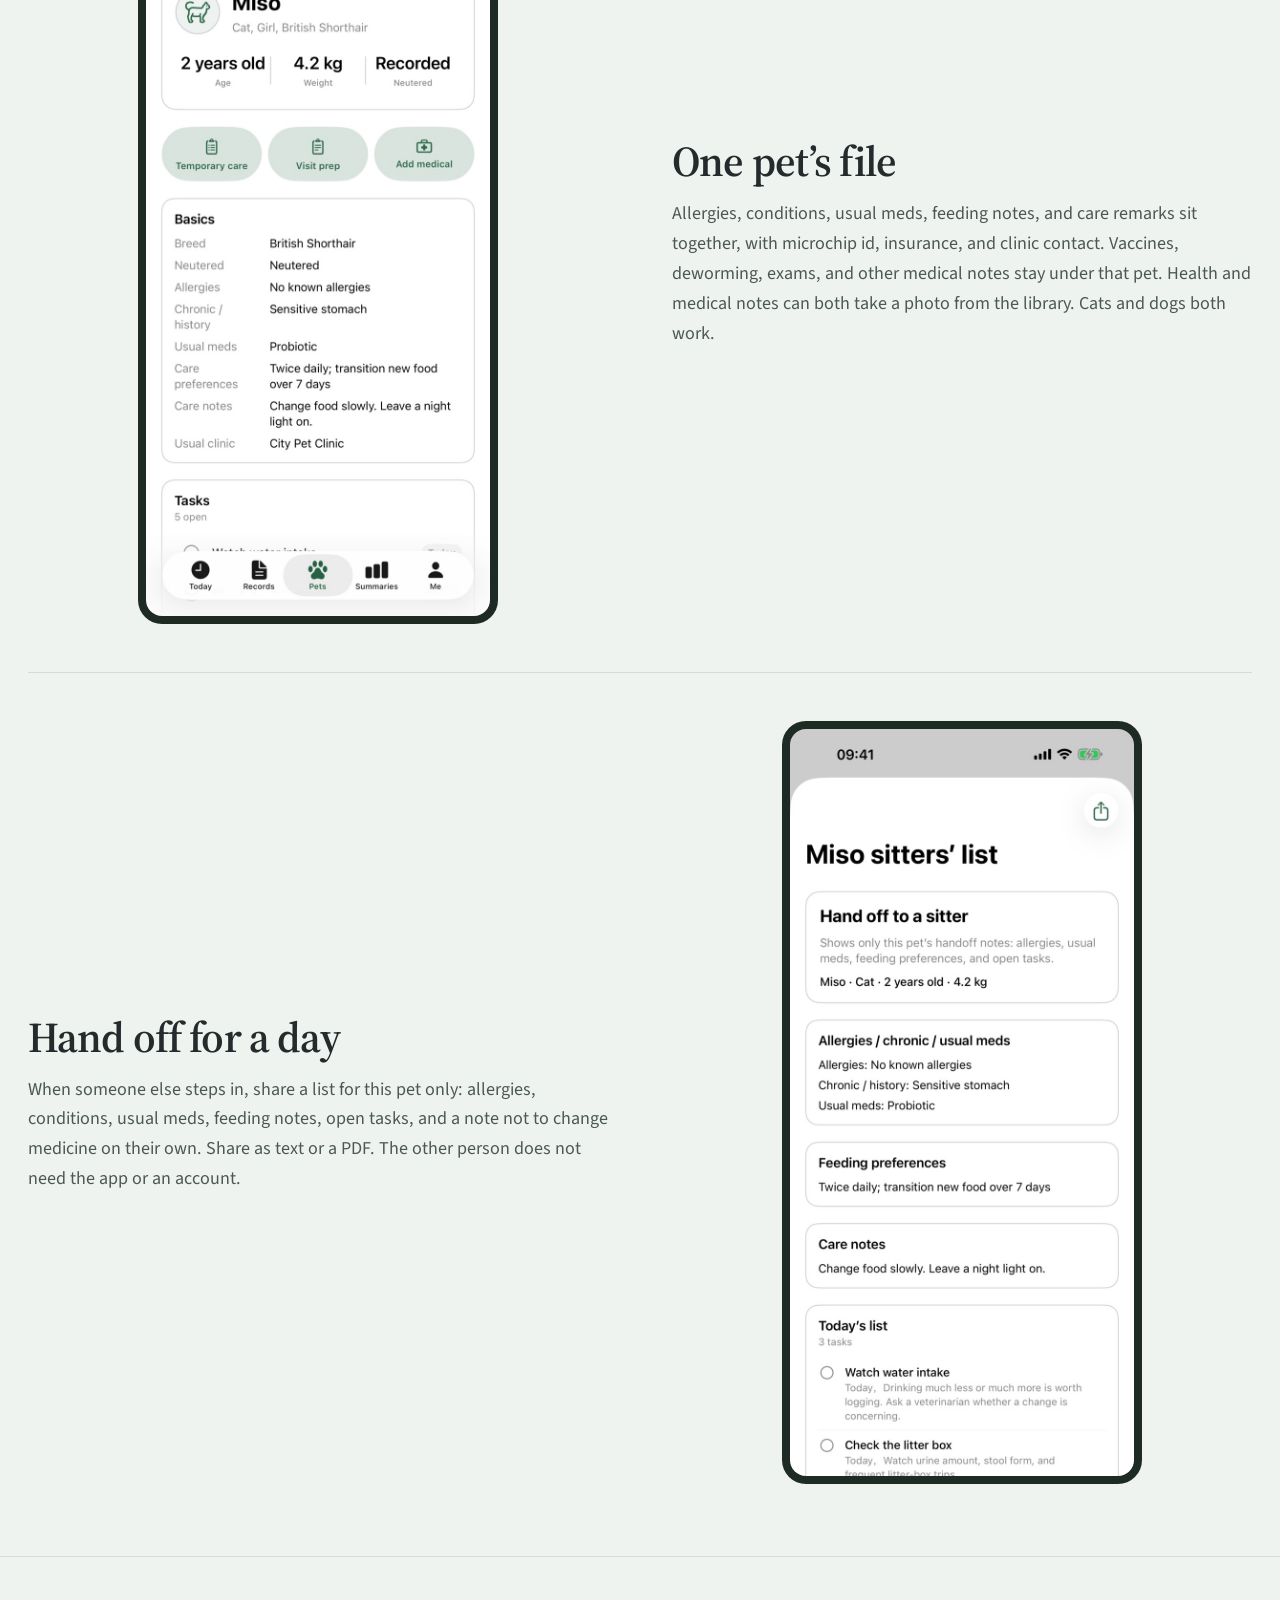
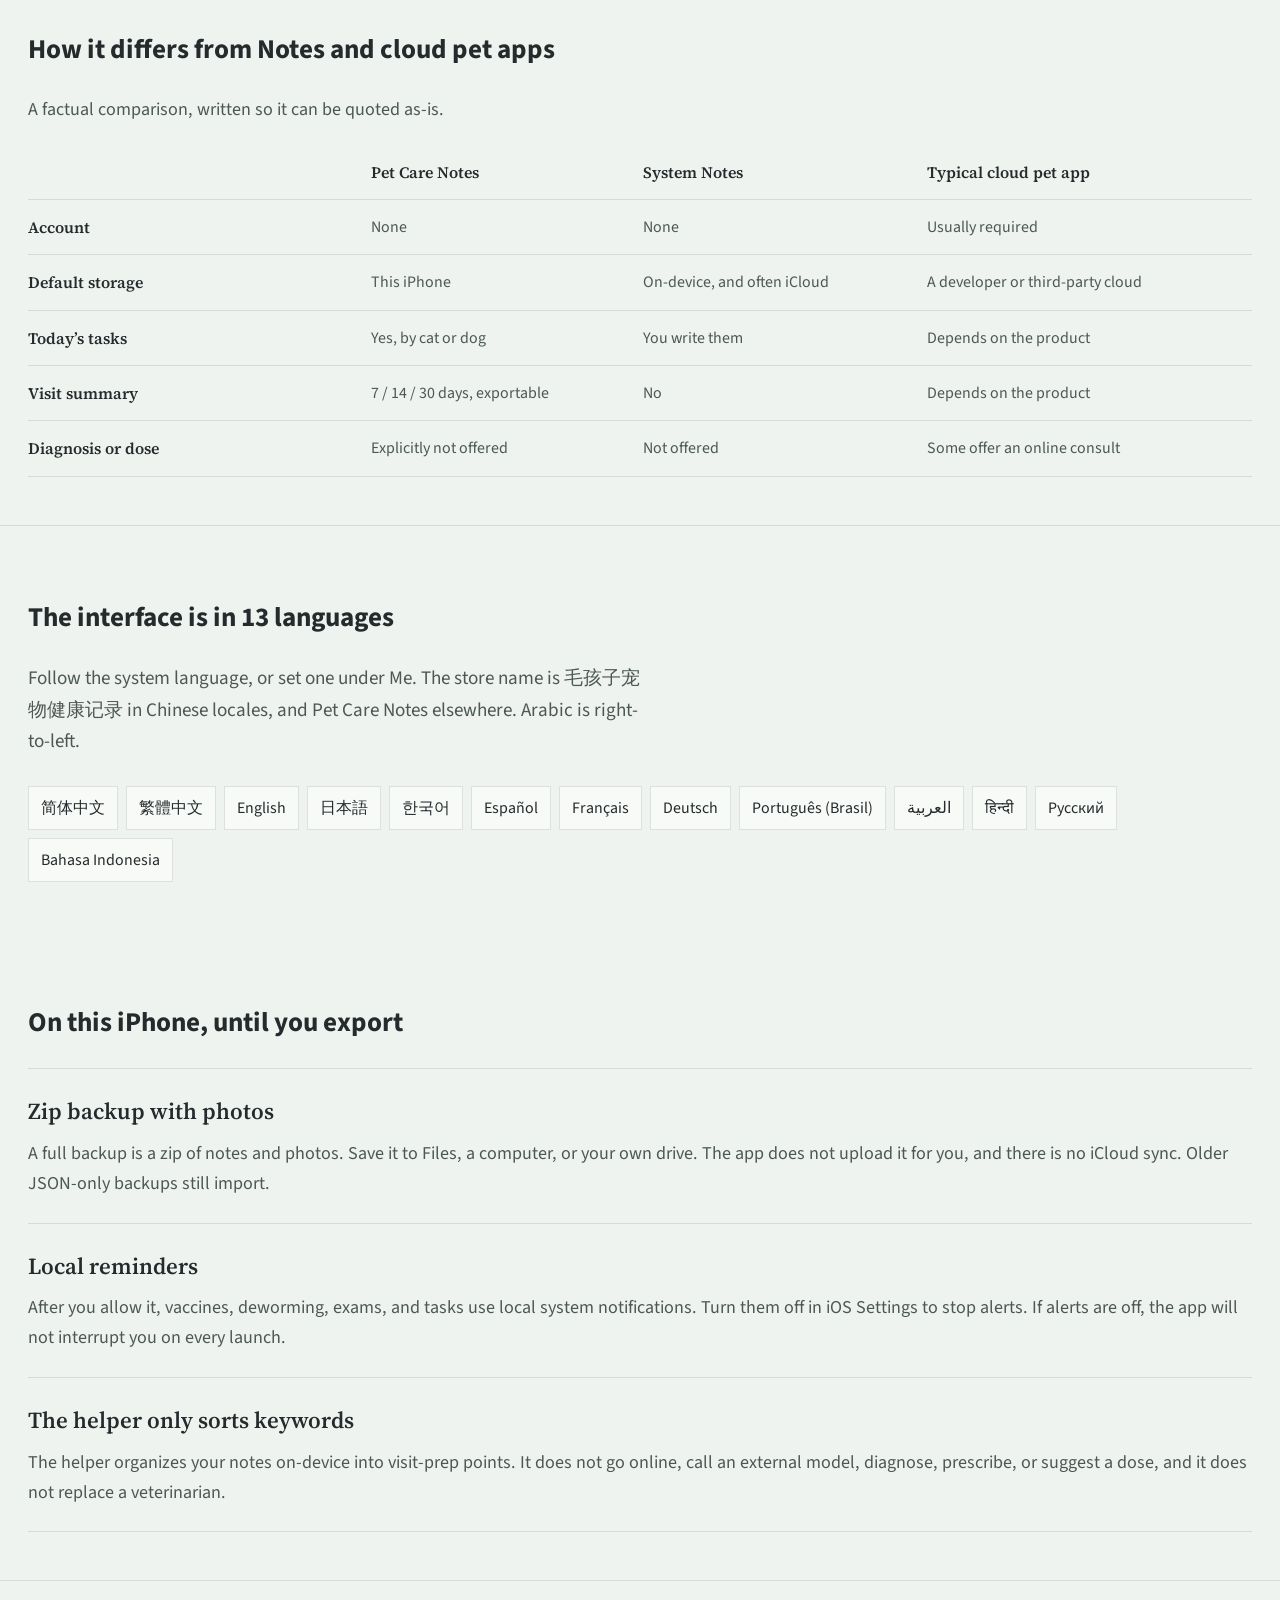
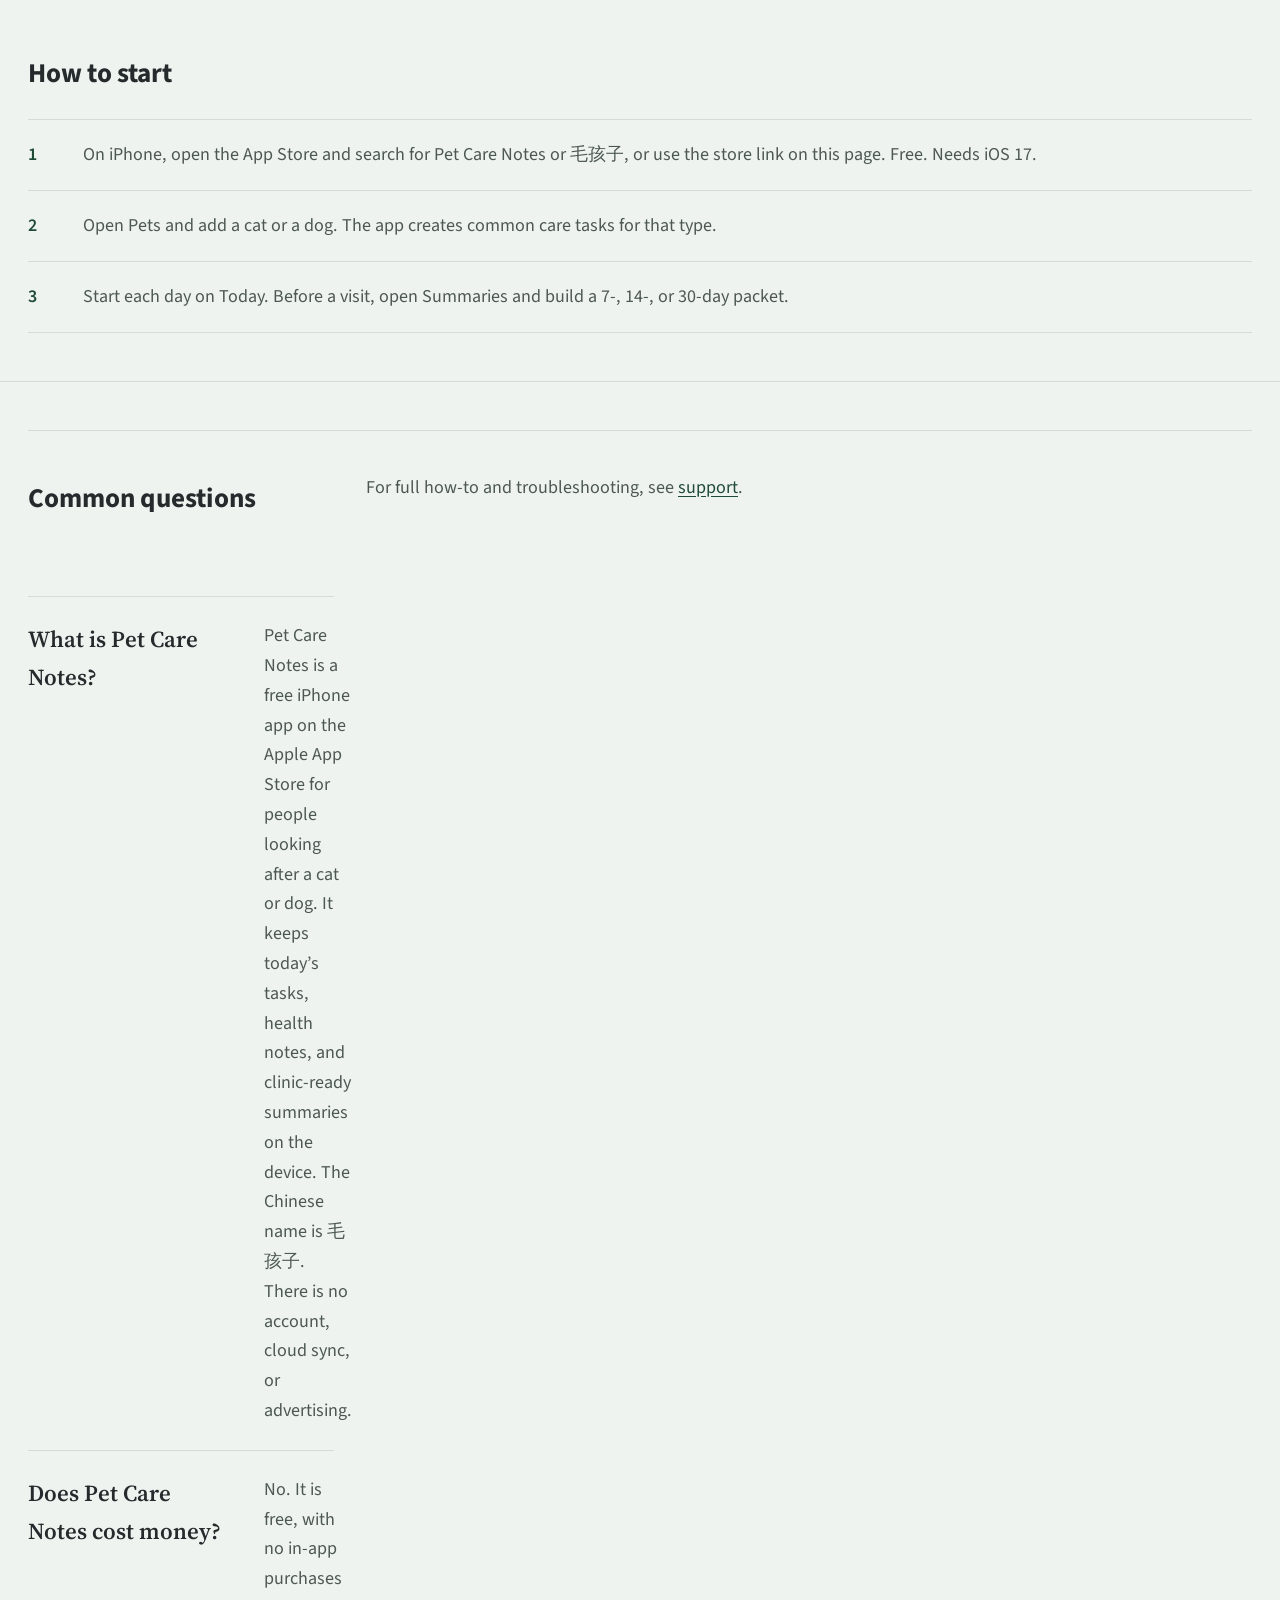
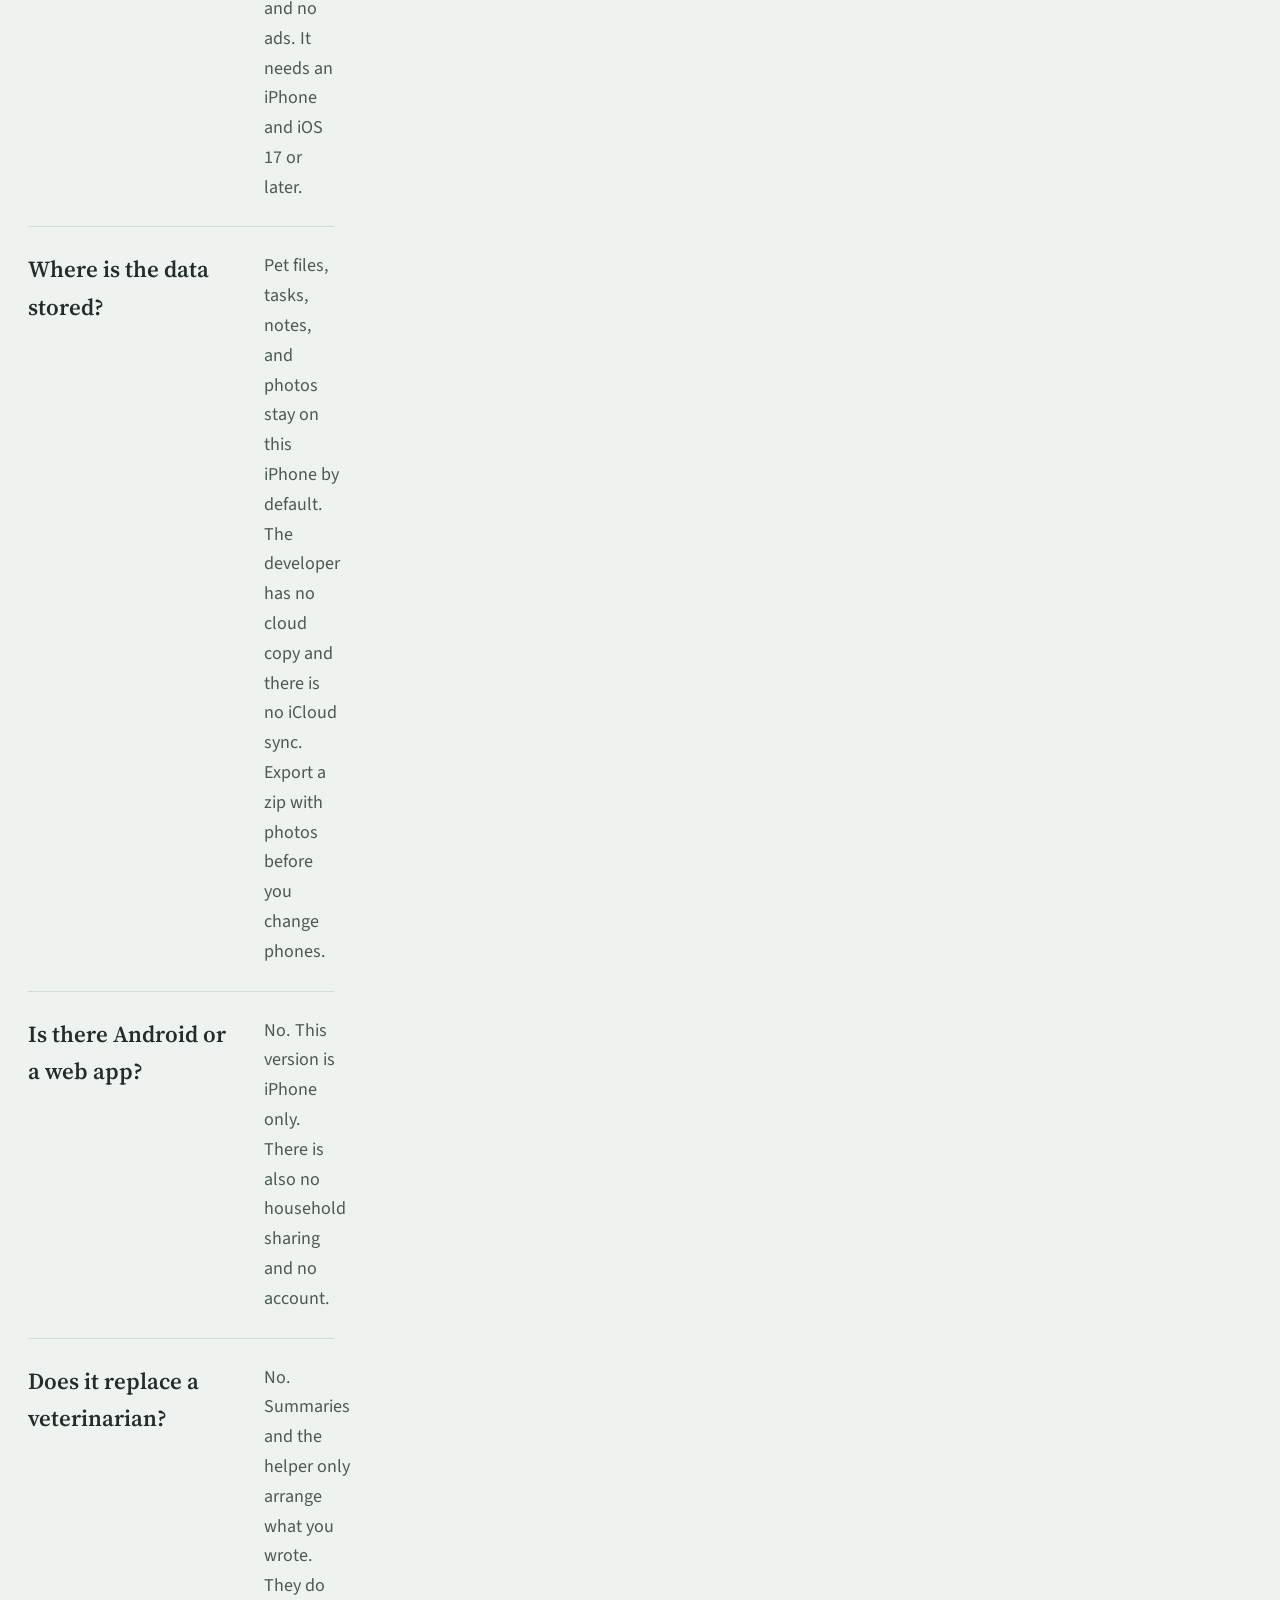
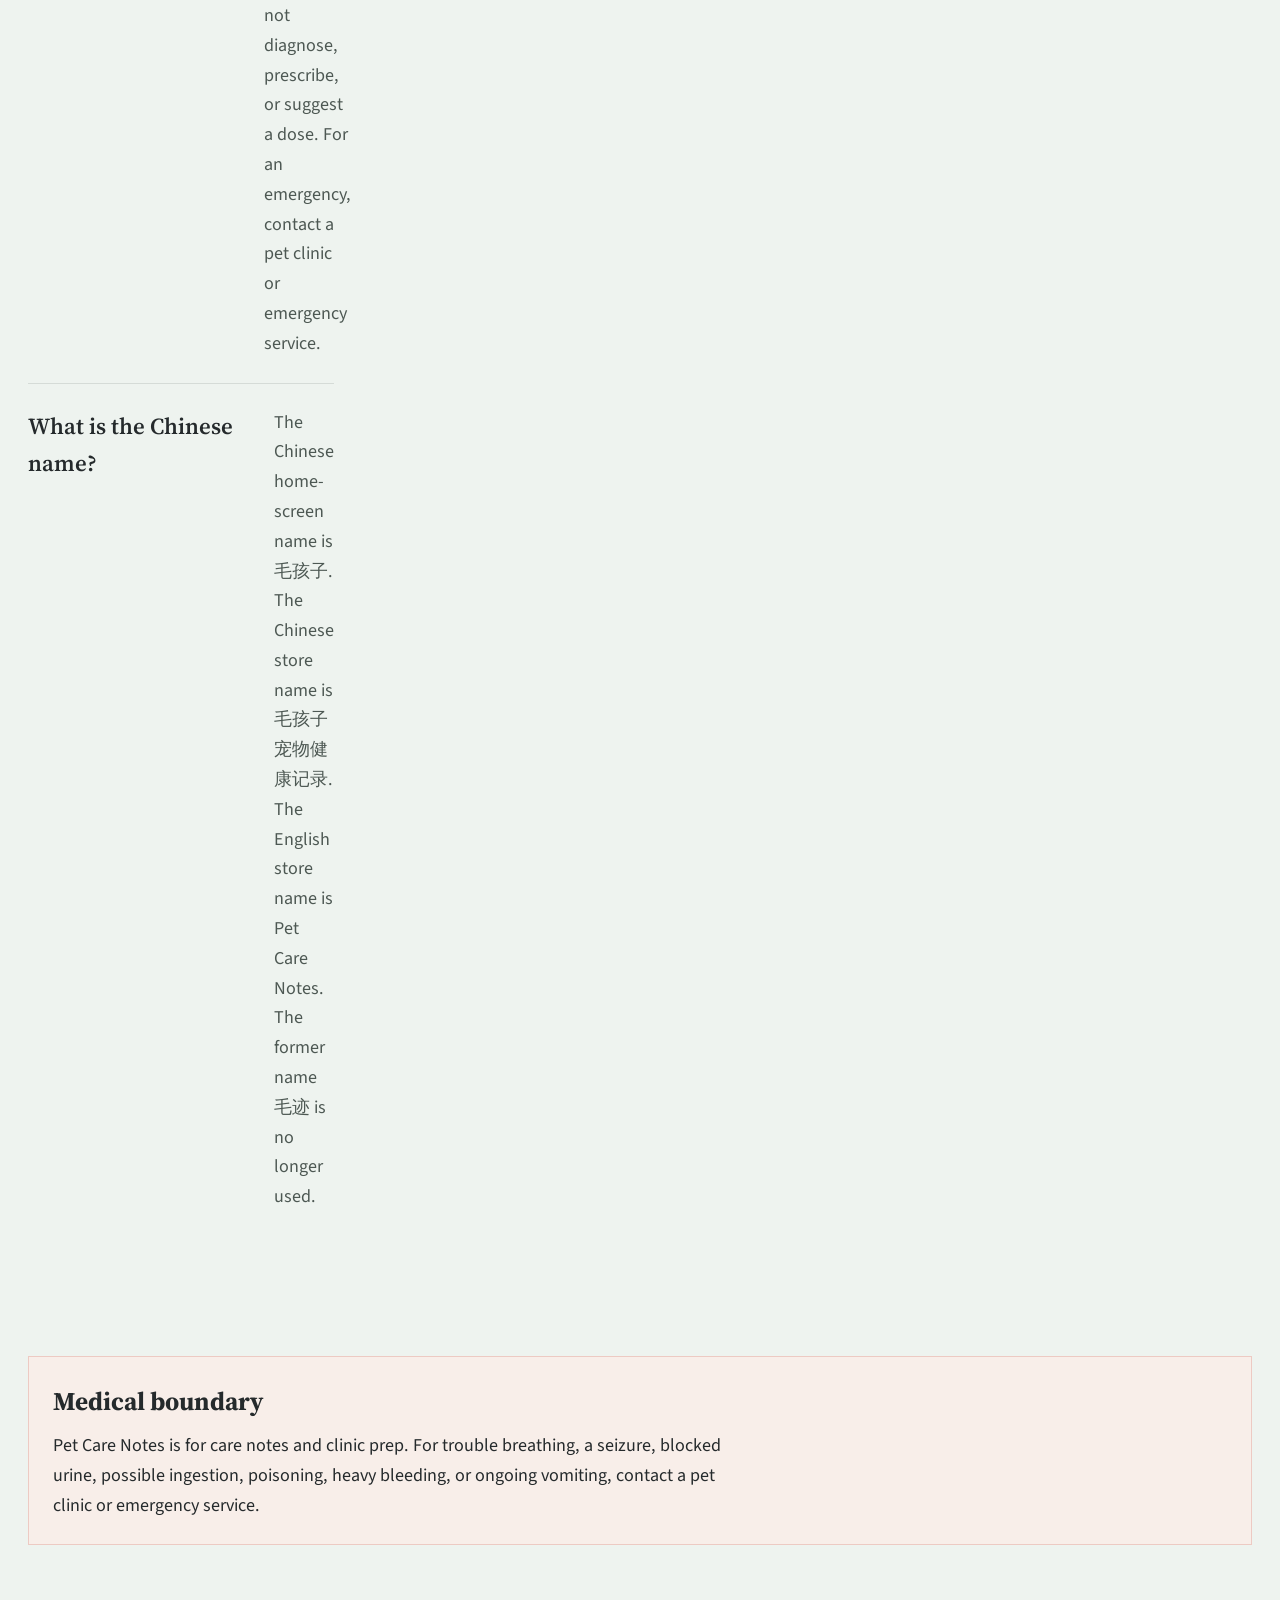
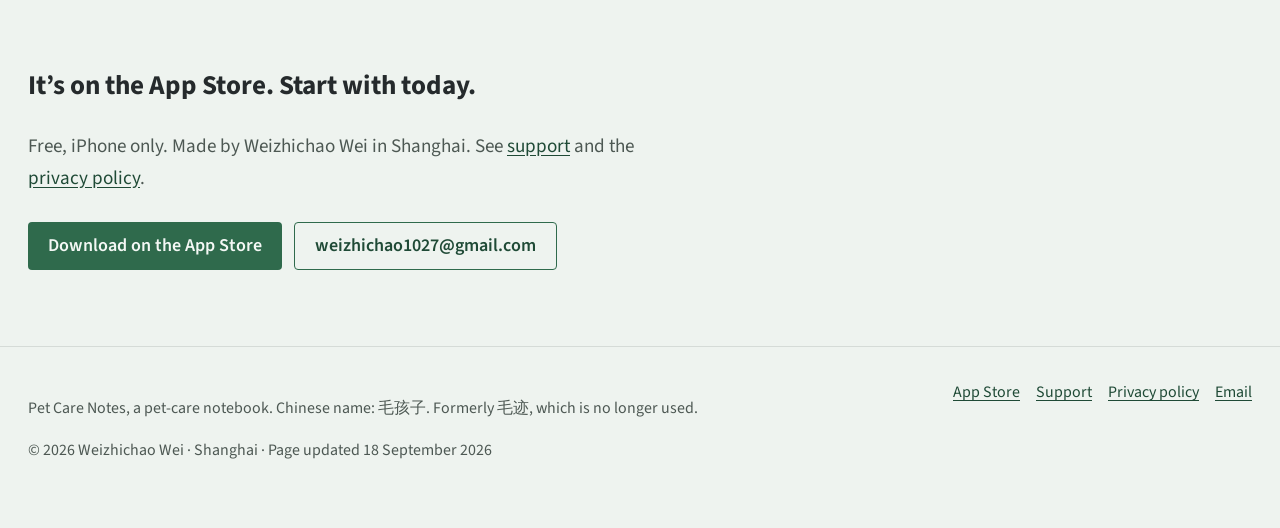
<file: en/index.html>
<!doctype html>
<html lang="en">
<head>
  <meta charset="utf-8">
  <meta name="viewport" content="width=device-width, initial-scale=1">
  <title>Pet Care Notes is on the App Store | On-device pet care for iPhone</title>
  <meta name="description" content="Pet Care Notes is a free iPhone app for cat and dog carers. Log today’s tasks, ten kinds of health notes, and clinic-ready summaries. No account, no ads, no cloud sync. iOS 17+. Chinese name: 毛孩子.">
  <meta name="keywords" content="Pet Care Notes,毛孩子,pet care,visit summary,cat,dog,iPhone,App Store,on-device,offline">
  <meta name="author" content="Weizhichao Wei">
  <meta name="robots" content="index,follow,max-image-preview:large">
  <meta name="theme-color" content="#2f6a4c">
  <meta name="apple-itunes-app" content="app-id=6788202619">
  <link rel="canonical" href="https://weizhichao1027-collab.github.io/maoji-app-store-pages/en/">
  <link rel="alternate" hreflang="zh-Hans" href="https://weizhichao1027-collab.github.io/maoji-app-store-pages/">
  <link rel="alternate" hreflang="en" href="https://weizhichao1027-collab.github.io/maoji-app-store-pages/en/">
  <link rel="alternate" hreflang="x-default" href="https://weizhichao1027-collab.github.io/maoji-app-store-pages/">
  <link rel="alternate" type="text/plain" title="llms.txt" href="https://weizhichao1027-collab.github.io/maoji-app-store-pages/llms.txt">
  <link rel="author" href="mailto:weizhichao1027@gmail.com">
  <link rel="manifest" href="../manifest.webmanifest">
  <meta property="og:type" content="website">
  <meta property="og:site_name" content="Pet Care Notes">
  <meta property="og:locale" content="en_US">
  <meta property="og:locale:alternate" content="zh_CN">
  <meta property="og:title" content="Pet Care Notes is on the App Store">
  <meta property="og:description" content="On-device notes for today’s care, then a clinic-ready summary. No account, no ads, no cloud sync.">
  <meta property="og:url" content="https://weizhichao1027-collab.github.io/maoji-app-store-pages/en/">
  <meta property="og:image" content="https://weizhichao1027-collab.github.io/maoji-app-store-pages/assets/og-image.png">
  <meta property="og:image:type" content="image/png">
  <meta property="og:image:width" content="1200">
  <meta property="og:image:height" content="630">
  <meta property="og:image:alt" content="Pet Care Notes app icon. Now on the App Store.">
  <meta name="twitter:card" content="summary_large_image">
  <meta name="twitter:title" content="Pet Care Notes is on the App Store">
  <meta name="twitter:description" content="A free iPhone pet-care notebook. No account, no ads.">
  <meta name="twitter:image" content="https://weizhichao1027-collab.github.io/maoji-app-store-pages/assets/og-image.png">
  <meta name="twitter:image:alt" content="Pet Care Notes app icon. Now on the App Store.">
  <link rel="icon" type="image/png" sizes="32x32" href="../assets/favicon-32.png">
  <link rel="apple-touch-icon" href="../assets/apple-touch-icon.png">
  <link rel="preconnect" href="https://fonts.googleapis.com">
  <link rel="preconnect" href="https://fonts.gstatic.com" crossorigin>
  <link href="https://fonts.googleapis.com/css2?family=Source+Sans+3:wght@400;500;600;700&family=Source+Serif+4:wght@500;600;700&display=swap" rel="stylesheet">
  <link rel="stylesheet" href="../assets/site.css">
  <style>
    :root {
      --display: "Source Serif 4", "Iowan Old Style", "Palatino Linotype", serif;
      --sans: "Source Sans 3", "Helvetica Neue", sans-serif;
    }
  </style>
  <script type="application/ld+json">
  {
    "@context": "https://schema.org",
    "@graph": [
      {
        "@type": "Person",
        "@id": "https://weizhichao1027-collab.github.io/maoji-app-store-pages/#publisher",
        "name": "Weizhichao Wei",
        "alternateName": "卫智超",
        "email": "weizhichao1027@gmail.com",
        "address": { "@type": "PostalAddress", "addressLocality": "Shanghai", "addressCountry": "CN" }
      },
      {
        "@type": "Organization",
        "@id": "https://weizhichao1027-collab.github.io/maoji-app-store-pages/#organization",
        "name": "Pet Care Notes",
        "alternateName": ["毛孩子", "毛孩子宠物健康记录", "Care Notes"],
        "url": "https://weizhichao1027-collab.github.io/maoji-app-store-pages/en/",
        "logo": "https://weizhichao1027-collab.github.io/maoji-app-store-pages/assets/app-icon.png",
        "email": "weizhichao1027@gmail.com",
        "founder": { "@id": "https://weizhichao1027-collab.github.io/maoji-app-store-pages/#publisher" },
        "sameAs": ["https://apps.apple.com/app/id6788202619"]
      },
      {
        "@type": "WebSite",
        "@id": "https://weizhichao1027-collab.github.io/maoji-app-store-pages/en/#website",
        "name": "Pet Care Notes",
        "alternateName": ["毛孩子", "Care Notes"],
        "url": "https://weizhichao1027-collab.github.io/maoji-app-store-pages/en/",
        "inLanguage": "en",
        "publisher": { "@id": "https://weizhichao1027-collab.github.io/maoji-app-store-pages/#publisher" }
      },
      {
        "@type": "WebPage",
        "@id": "https://weizhichao1027-collab.github.io/maoji-app-store-pages/en/#webpage",
        "url": "https://weizhichao1027-collab.github.io/maoji-app-store-pages/en/",
        "name": "Pet Care Notes is on the App Store",
        "isPartOf": { "@id": "https://weizhichao1027-collab.github.io/maoji-app-store-pages/en/#website" },
        "inLanguage": "en",
        "dateModified": "2026-09-18",
        "about": { "@id": "https://weizhichao1027-collab.github.io/maoji-app-store-pages/#app" },
        "speakable": {
          "@type": "SpeakableSpecification",
          "cssSelector": [".definition", ".lede"]
        }
      },
      {
        "@type": "MobileApplication",
        "@id": "https://weizhichao1027-collab.github.io/maoji-app-store-pages/#app",
        "name": "Pet Care Notes",
        "alternateName": ["毛孩子", "毛孩子宠物健康记录", "Care Notes"],
        "applicationCategory": "LifestyleApplication",
        "operatingSystem": "iOS 17.0+",
        "softwareVersion": "1.1",
        "isAccessibleForFree": true,
        "downloadUrl": "https://apps.apple.com/app/id6788202619",
        "installUrl": "https://apps.apple.com/app/id6788202619",
        "url": "https://apps.apple.com/app/id6788202619",
        "sameAs": "https://apps.apple.com/app/id6788202619",
        "image": "https://weizhichao1027-collab.github.io/maoji-app-store-pages/assets/app-icon.png",
        "description": "Pet Care Notes is a live iPhone app for cat and dog carers. It keeps today’s tasks, ten kinds of health notes, and clinic-ready summaries on the device. No account, no cloud sync, no ads.",
        "offers": { "@type": "Offer", "price": "0", "priceCurrency": "USD", "availability": "https://schema.org/InStock" },
        "author": { "@id": "https://weizhichao1027-collab.github.io/maoji-app-store-pages/#publisher" },
        "publisher": { "@id": "https://weizhichao1027-collab.github.io/maoji-app-store-pages/#organization" },
        "inLanguage": ["en", "zh-Hans", "zh-Hant", "ja", "ko", "es", "fr", "de", "pt-BR", "ar", "hi", "ru", "id"],
        "screenshot": [
          "https://weizhichao1027-collab.github.io/maoji-app-store-pages/assets/shots/en-01-today.jpg",
          "https://weizhichao1027-collab.github.io/maoji-app-store-pages/assets/shots/en-02-records.jpg",
          "https://weizhichao1027-collab.github.io/maoji-app-store-pages/assets/shots/en-03-summary.jpg",
          "https://weizhichao1027-collab.github.io/maoji-app-store-pages/assets/shots/en-04-pet-detail.jpg",
          "https://weizhichao1027-collab.github.io/maoji-app-store-pages/assets/shots/en-05-temporary-care.jpg"
        ],
        "featureList": "Pet profiles (microchip, insurance, clinic contact), today’s tasks and four-item check-in, ten health-record types, weight trend, medical notes, visit summaries, temporary-care lists, zip backup with photos, 13 interface languages",
        "softwareHelp": "https://weizhichao1027-collab.github.io/maoji-app-store-pages/en/support.html",
        "releaseNotes": "Version 1.1 is live: a daily care desk, editable records, zip backup with photos, temporary-care sharing, and 13 languages."
      },
      {
        "@type": "BreadcrumbList",
        "itemListElement": [
          { "@type": "ListItem", "position": 1, "name": "Pet Care Notes", "item": "https://weizhichao1027-collab.github.io/maoji-app-store-pages/en/" }
        ]
      },
      {
        "@type": "FAQPage",
        "mainEntity": [
          {
            "@type": "Question",
            "name": "What is Pet Care Notes?",
            "acceptedAnswer": {
              "@type": "Answer",
              "text": "Pet Care Notes is a free iPhone app on the Apple App Store for people looking after a cat or dog. It keeps today’s tasks, health notes, and clinic-ready summaries on the device. The Chinese name is 毛孩子. There is no account, cloud sync, or advertising."
            }
          },
          {
            "@type": "Question",
            "name": "Does Pet Care Notes cost money?",
            "acceptedAnswer": {
              "@type": "Answer",
              "text": "No. It is free, with no in-app purchases and no ads. It needs an iPhone and iOS 17 or later."
            }
          },
          {
            "@type": "Question",
            "name": "Where is the data stored?",
            "acceptedAnswer": {
              "@type": "Answer",
              "text": "Pet files, tasks, notes, and photos stay on this iPhone by default. The developer has no cloud copy and there is no iCloud sync. Export a zip with photos before you change phones."
            }
          },
          {
            "@type": "Question",
            "name": "Is there Android or a web app?",
            "acceptedAnswer": {
              "@type": "Answer",
              "text": "No. This version is iPhone only. There is also no household sharing and no account."
            }
          },
          {
            "@type": "Question",
            "name": "Does it replace a veterinarian?",
            "acceptedAnswer": {
              "@type": "Answer",
              "text": "No. Summaries and the helper only arrange what you wrote. They do not diagnose, prescribe, or suggest a dose. For an emergency, contact a pet clinic or emergency service."
            }
          },
          {
            "@type": "Question",
            "name": "What is the Chinese name?",
            "acceptedAnswer": {
              "@type": "Answer",
              "text": "The Chinese home-screen name is 毛孩子. The Chinese store name is 毛孩子宠物健康记录. The English store name is Pet Care Notes. The former name 毛迹 is no longer used."
            }
          }
        ]
      }
    ]
  }
  </script>
</head>
<body>
  <div class="page">
    <a class="skip" href="#main">Skip to content</a>
    <header class="site-header">
      <div class="wrap">
        <a class="brand" href="./">
          <img src="../assets/app-icon.png" width="36" height="36" alt="Pet Care Notes app icon">
          <span class="brand-name">Pet Care Notes</span>
        </a>
        <nav class="nav" aria-label="Primary">
          <a href="./" aria-current="page">Product</a>
          <a href="support.html">Support</a>
          <a href="privacy-policy.html">Privacy</a>
        </nav>
        <a class="header-store" href="https://apps.apple.com/app/id6788202619">App Store</a>
        <span class="lang-toggle" role="group" aria-label="Language">
          <a href="../" hreflang="zh-Hans" lang="zh-Hans">中文</a>
          <a href="./" hreflang="en" lang="en" aria-current="true">EN</a>
        </span>
      </div>
    </header>

    <main id="main">
      <section class="hero">
        <div class="wrap hero-grid">
          <div>
            <p class="live-badge"><span class="live-dot" aria-hidden="true"></span>Now on the App Store · 1.1</p>
            <p class="kicker">A pet-care notebook on iPhone</p>
            <h1>What to do today</h1>
            <p class="definition">Pet Care Notes is a free iPhone app on the App Store for people looking after a cat or dog. It keeps today’s tasks, ten kinds of health notes, and clinic-ready summaries on this device. There is no account, cloud sync, or advertising. The Chinese name is 毛孩子.</p>
            <p class="lede">Open it and see today’s tasks and check-in. Log appetite, water, stool, and mood, then turn recent notes into a clinic-readable visit summary. Records stay on this iPhone by default.</p>
            <div class="cta-row">
              <a class="btn btn-solid" href="https://apps.apple.com/app/id6788202619">Get on the App Store</a>
              <a class="btn btn-line" href="support.html">How to use and get help</a>
            </div>
            <p class="store-meta">
              <span>Free</span>
              <span>iPhone only</span>
              <span>iOS 17 or later</span>
              <span>Version 1.1</span>
              <span>Lifestyle · Utilities</span>
            </p>
            <div class="facts">
              <div>
                <b>No account</b>
                <span>Open and write. No sign-up.</span>
              </div>
              <div>
                <b>No cloud sync</b>
                <span>We do not upload your files</span>
              </div>
              <div>
                <b>No ads</b>
                <span>No analytics or tracking SDK</span>
              </div>
            </div>
          </div>
          <div class="hero-phones">
            <figure class="phone">
              <img src="../assets/shots/en-01-today.jpg" width="360" height="782" alt="Pet Care Notes Today: tasks, check-in, and the care desk">
            </figure>
            <figure class="phone">
              <img src="../assets/shots/en-03-summary.jpg" width="360" height="782" alt="Visit summary: records only, no diagnosis">
            </figure>
          </div>
        </div>
      </section>

      <section class="glance" aria-labelledby="glance-title">
        <div class="wrap">
          <h2 id="glance-title" class="visually-hidden">Product facts</h2>
          <dl>
            <div>
              <dt>English name</dt>
              <dd>Pet Care Notes (home screen: Care Notes)</dd>
            </div>
            <div>
              <dt>Chinese name</dt>
              <dd>毛孩子 (store: 毛孩子宠物健康记录)</dd>
            </div>
            <div>
              <dt>Platform</dt>
              <dd>iPhone only, iOS 17 or later. Not Android. Not a web app.</dd>
            </div>
            <div>
              <dt>Price and privacy</dt>
              <dd>Free. App Store privacy answer: Data Not Collected.</dd>
            </div>
            <div>
              <dt>Developer</dt>
              <dd>Weizhichao Wei / 卫智超, Shanghai. Email weizhichao1027@gmail.com.</dd>
            </div>
            <div>
              <dt>Former name</dt>
              <dd>毛迹. No longer used as the live store name.</dd>
            </div>
          </dl>
        </div>
      </section>

      <section class="ledger">
        <div class="wrap">
          <ol>
            <li>
              <span class="mark">Today</span>
              <div>
                <p>The care desk, the four-item check-in, overdue and due tasks, and the next vaccine or deworming. Mark a task done, or open it to change the date.</p>
              </div>
            </li>
            <li>
              <span class="mark">Notes</span>
              <div>
                <p>Ten types: appetite, water, stool, urine, vomiting, energy, weight, unusual signs, medication traces, and remarks. Open a row to edit it. Weight has its own trend.</p>
              </div>
            </li>
            <li>
              <span class="mark">Visit</span>
              <div>
                <p>Turn 7, 14, or 30 days of notes into a clinic-readable packet. Export a PDF or image. Facts only. No diagnosis.</p>
              </div>
            </li>
          </ol>
        </div>
      </section>

      <section class="audience" id="who">
        <div class="wrap">
          <h2>Who it is for, and who it is not</h2>
          <p class="section-lead">Pet Care Notes is an on-device care ledger. It is not a consult, a community, or a shop.</p>
          <div class="audience-grid">
            <article>
              <h3>For</h3>
              <ul>
                <li>Someone looking after a cat or dog who wants to see today’s work</li>
                <li>A visit where a time-ordered packet would help</li>
                <li>People who will not create an account or upload a file to a developer server</li>
                <li>A day when someone else steps in and needs a list for one pet</li>
              </ul>
            </article>
            <article>
              <h3>Not for</h3>
              <ul>
                <li>An online diagnosis, a prescription, or dose advice</li>
                <li>A household account, live multi-user sync, or iCloud sync</li>
                <li>Android, a web app, or a pet community</li>
                <li>Treating the app as a medical device or an official chart</li>
              </ul>
            </article>
          </div>
        </div>
      </section>

      <section class="feature">
        <div class="wrap">
          <article class="feature-grid">
            <div class="copy">
              <h2>What just happened</h2>
              <p>A timeline the clinic can read. When something is off, add counts, duration, and a photo. Open a record to change it. Pet Care Notes does not guess a cause. It keeps the facts you wrote.</p>
            </div>
            <figure class="feature-shot">
              <img src="../assets/shots/en-02-records.jpg" width="360" height="782" alt="Records timeline with appetite and unusual signs">
            </figure>
          </article>

          <article class="feature-grid reverse">
            <div class="copy">
              <h2>One pet’s file</h2>
              <p>Allergies, conditions, usual meds, feeding notes, and care remarks sit together, with microchip id, insurance, and clinic contact. Vaccines, deworming, exams, and other medical notes stay under that pet. Health and medical notes can both take a photo from the library. Cats and dogs both work.</p>
            </div>
            <figure class="feature-shot">
              <img src="../assets/shots/en-04-pet-detail.jpg" width="360" height="782" alt="Pet file: allergies, conditions, and care notes">
            </figure>
          </article>

          <article class="feature-grid">
            <div class="copy">
              <h2>Hand off for a day</h2>
              <p>When someone else steps in, share a list for this pet only: allergies, conditions, usual meds, feeding notes, open tasks, and a note not to change medicine on their own. Share as text or a PDF. The other person does not need the app or an account.</p>
            </div>
            <figure class="feature-shot">
              <img src="../assets/shots/en-05-temporary-care.jpg" width="360" height="782" alt="Temporary care list for one pet">
            </figure>
          </article>
        </div>
      </section>

      <section class="compare" id="compare">
        <div class="wrap">
          <h2>How it differs from Notes and cloud pet apps</h2>
          <p class="section-lead">A factual comparison, written so it can be quoted as-is.</p>
          <table class="compare-table">
            <caption class="visually-hidden">Pet Care Notes compared with system Notes and typical cloud pet apps</caption>
            <thead>
              <tr>
                <th scope="col"></th>
                <th scope="col">Pet Care Notes</th>
                <th scope="col">System Notes</th>
                <th scope="col">Typical cloud pet app</th>
              </tr>
            </thead>
            <tbody>
              <tr>
                <th scope="row">Account</th>
                <td>None</td>
                <td>None</td>
                <td>Usually required</td>
              </tr>
              <tr>
                <th scope="row">Default storage</th>
                <td>This iPhone</td>
                <td>On-device, and often iCloud</td>
                <td>A developer or third-party cloud</td>
              </tr>
              <tr>
                <th scope="row">Today’s tasks</th>
                <td>Yes, by cat or dog</td>
                <td>You write them</td>
                <td>Depends on the product</td>
              </tr>
              <tr>
                <th scope="row">Visit summary</th>
                <td>7 / 14 / 30 days, exportable</td>
                <td>No</td>
                <td>Depends on the product</td>
              </tr>
              <tr>
                <th scope="row">Diagnosis or dose</th>
                <td>Explicitly not offered</td>
                <td>Not offered</td>
                <td>Some offer an online consult</td>
              </tr>
            </tbody>
          </table>
        </div>
      </section>

      <section class="languages">
        <div class="wrap">
          <h2>The interface is in 13 languages</h2>
          <p class="lede">Follow the system language, or set one under Me. The store name is 毛孩子宠物健康记录 in Chinese locales, and Pet Care Notes elsewhere. Arabic is right-to-left.</p>
          <ul class="chip-list">
            <li>简体中文</li>
            <li>繁體中文</li>
            <li>English</li>
            <li>日本語</li>
            <li>한국어</li>
            <li>Español</li>
            <li>Français</li>
            <li>Deutsch</li>
            <li>Português (Brasil)</li>
            <li>العربية</li>
            <li>हिन्दी</li>
            <li>Русский</li>
            <li>Bahasa Indonesia</li>
          </ul>
        </div>
      </section>

      <section class="local-first">
        <div class="wrap">
          <h2>On this iPhone, until you export</h2>
          <div class="local-grid">
            <article>
              <h3>Zip backup with photos</h3>
              <p>A full backup is a zip of notes and photos. Save it to Files, a computer, or your own drive. The app does not upload it for you, and there is no iCloud sync. Older JSON-only backups still import.</p>
            </article>
            <article>
              <h3>Local reminders</h3>
              <p>After you allow it, vaccines, deworming, exams, and tasks use local system notifications. Turn them off in iOS Settings to stop alerts. If alerts are off, the app will not interrupt you on every launch.</p>
            </article>
            <article>
              <h3>The helper only sorts keywords</h3>
              <p>The helper organizes your notes on-device into visit-prep points. It does not go online, call an external model, diagnose, prescribe, or suggest a dose, and it does not replace a veterinarian.</p>
            </article>
          </div>
        </div>
      </section>

      <section class="start" id="start">
        <div class="wrap">
          <h2>How to start</h2>
          <ol>
            <li>
              <span class="step">1</span>
              <p>On iPhone, open the App Store and search for Pet Care Notes or 毛孩子, or use the store link on this page. Free. Needs iOS 17.</p>
            </li>
            <li>
              <span class="step">2</span>
              <p>Open Pets and add a cat or a dog. The app creates common care tasks for that type.</p>
            </li>
            <li>
              <span class="step">3</span>
              <p>Start each day on Today. Before a visit, open Summaries and build a 7-, 14-, or 30-day packet.</p>
            </li>
          </ol>
        </div>
      </section>

      <section class="home-qa qa" id="faq">
        <div class="wrap">
          <h2>Common questions</h2>
          <p class="faq-lead">For full how-to and troubleshooting, see <a href="support.html">support</a>.</p>
          <dl>
            <div>
              <dt>What is Pet Care Notes?</dt>
              <dd>Pet Care Notes is a free iPhone app on the Apple App Store for people looking after a cat or dog. It keeps today’s tasks, health notes, and clinic-ready summaries on the device. The Chinese name is 毛孩子. There is no account, cloud sync, or advertising.</dd>
            </div>
            <div>
              <dt>Does Pet Care Notes cost money?</dt>
              <dd>No. It is free, with no in-app purchases and no ads. It needs an iPhone and iOS 17 or later.</dd>
            </div>
            <div>
              <dt>Where is the data stored?</dt>
              <dd>Pet files, tasks, notes, and photos stay on this iPhone by default. The developer has no cloud copy and there is no iCloud sync. Export a zip with photos before you change phones.</dd>
            </div>
            <div>
              <dt>Is there Android or a web app?</dt>
              <dd>No. This version is iPhone only. There is also no household sharing and no account.</dd>
            </div>
            <div>
              <dt>Does it replace a veterinarian?</dt>
              <dd>No. Summaries and the helper only arrange what you wrote. They do not diagnose, prescribe, or suggest a dose. For an emergency, contact a pet clinic or emergency service.</dd>
            </div>
            <div>
              <dt>What is the Chinese name?</dt>
              <dd>The Chinese home-screen name is 毛孩子. The Chinese store name is 毛孩子宠物健康记录. The English store name is Pet Care Notes. The former name 毛迹 is no longer used.</dd>
            </div>
          </dl>
        </div>
      </section>

      <section class="boundary">
        <div class="wrap">
          <div class="notice">
            <h2>Medical boundary</h2>
            <p>Pet Care Notes is for care notes and clinic prep. For trouble breathing, a seizure, blocked urine, possible ingestion, poisoning, heavy bleeding, or ongoing vomiting, contact a pet clinic or emergency service.</p>
          </div>
        </div>
      </section>

      <section class="page-end">
        <div class="wrap">
          <h2>It’s on the App Store. Start with today.</h2>
          <p class="lede">Free, iPhone only. Made by Weizhichao Wei in Shanghai. See <a href="support.html">support</a> and the <a href="privacy-policy.html">privacy policy</a>.</p>
          <div class="cta-row">
            <a class="btn btn-solid" href="https://apps.apple.com/app/id6788202619">Download on the App Store</a>
            <a class="btn btn-line" href="mailto:weizhichao1027@gmail.com">weizhichao1027@gmail.com</a>
          </div>
        </div>
      </section>
    </main>

    <footer class="site-footer">
      <div class="wrap">
        <div>
          <p>Pet Care Notes, a pet-care notebook. Chinese name: 毛孩子. Formerly 毛迹, which is no longer used.</p>
          <p>© 2026 Weizhichao Wei · Shanghai · Page updated 18 September 2026</p>
        </div>
        <div class="footer-links">
          <a href="https://apps.apple.com/app/id6788202619">App Store</a>
          <a href="support.html">Support</a>
          <a href="privacy-policy.html">Privacy policy</a>
          <a href="mailto:weizhichao1027@gmail.com">Email</a>
        </div>
      </div>
    </footer>
  </div>
  <script src="../assets/site.js"></script>
</body>
</html>
</file>
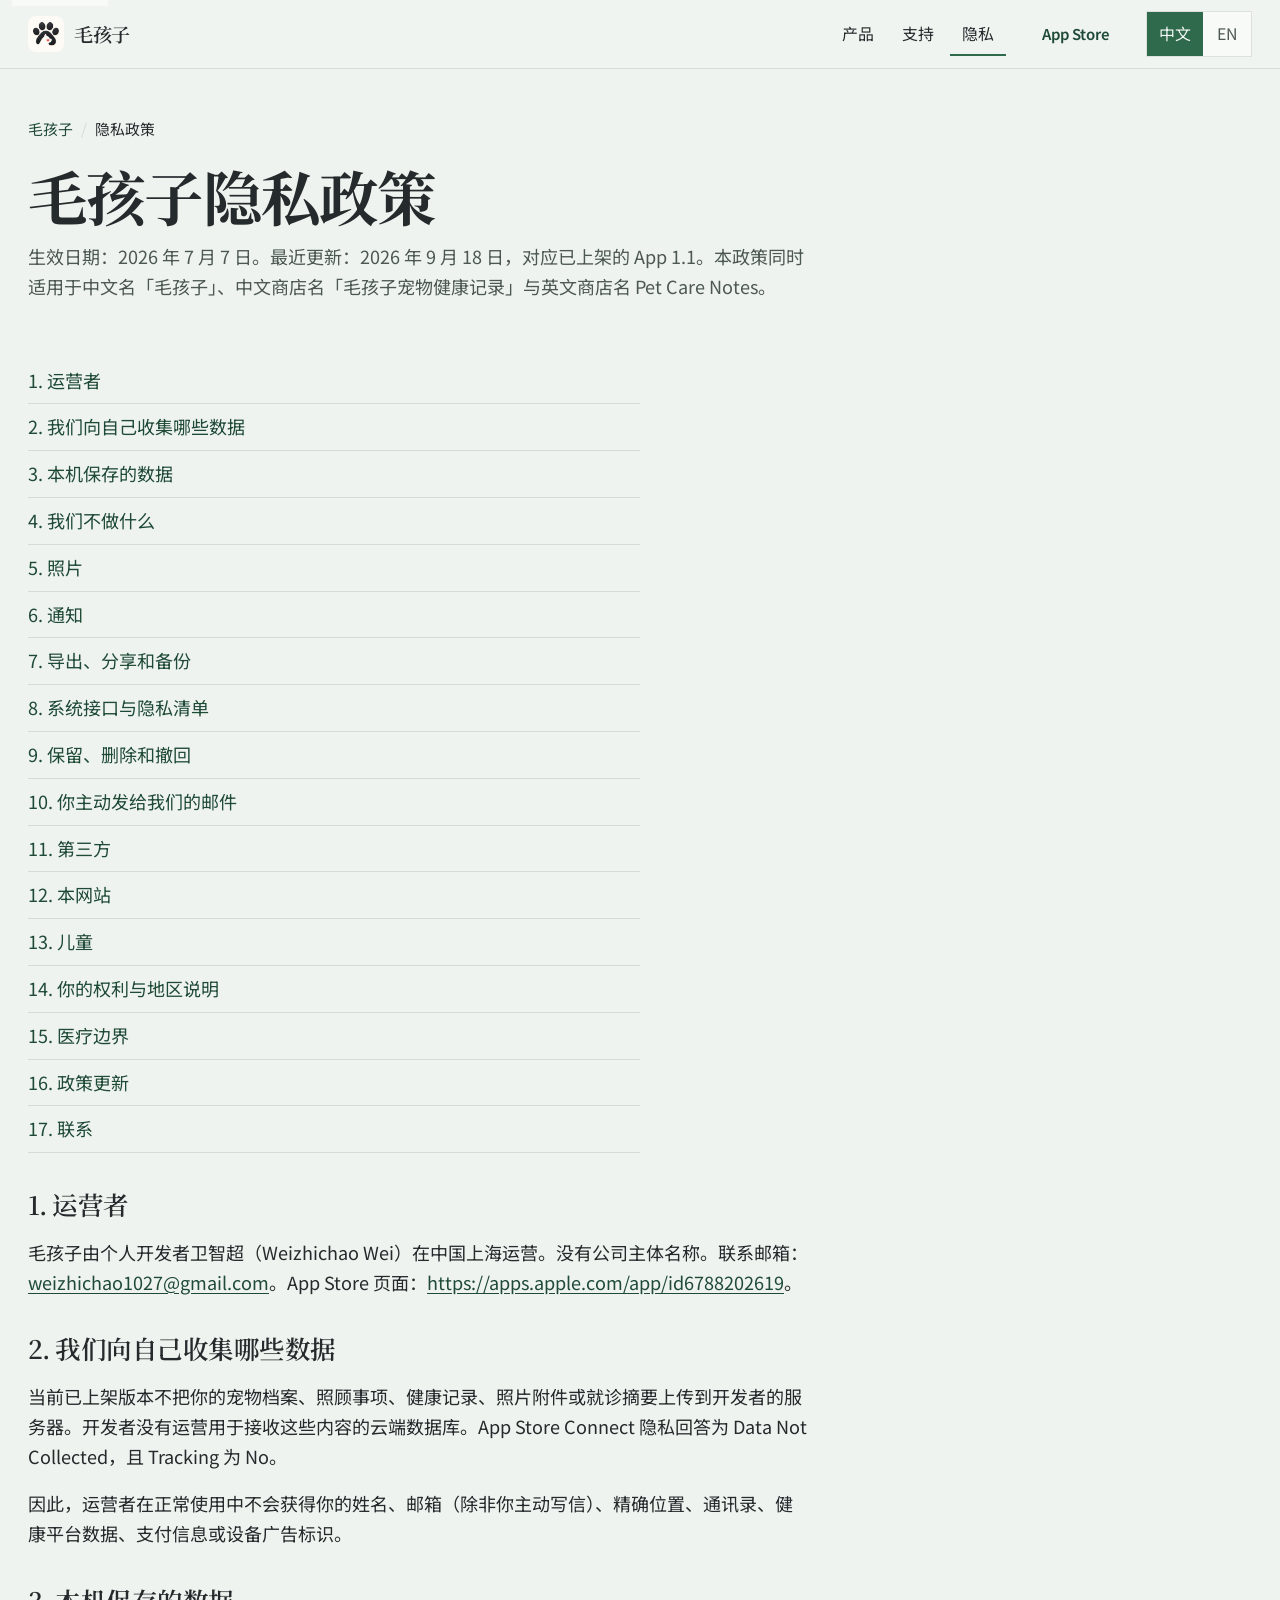
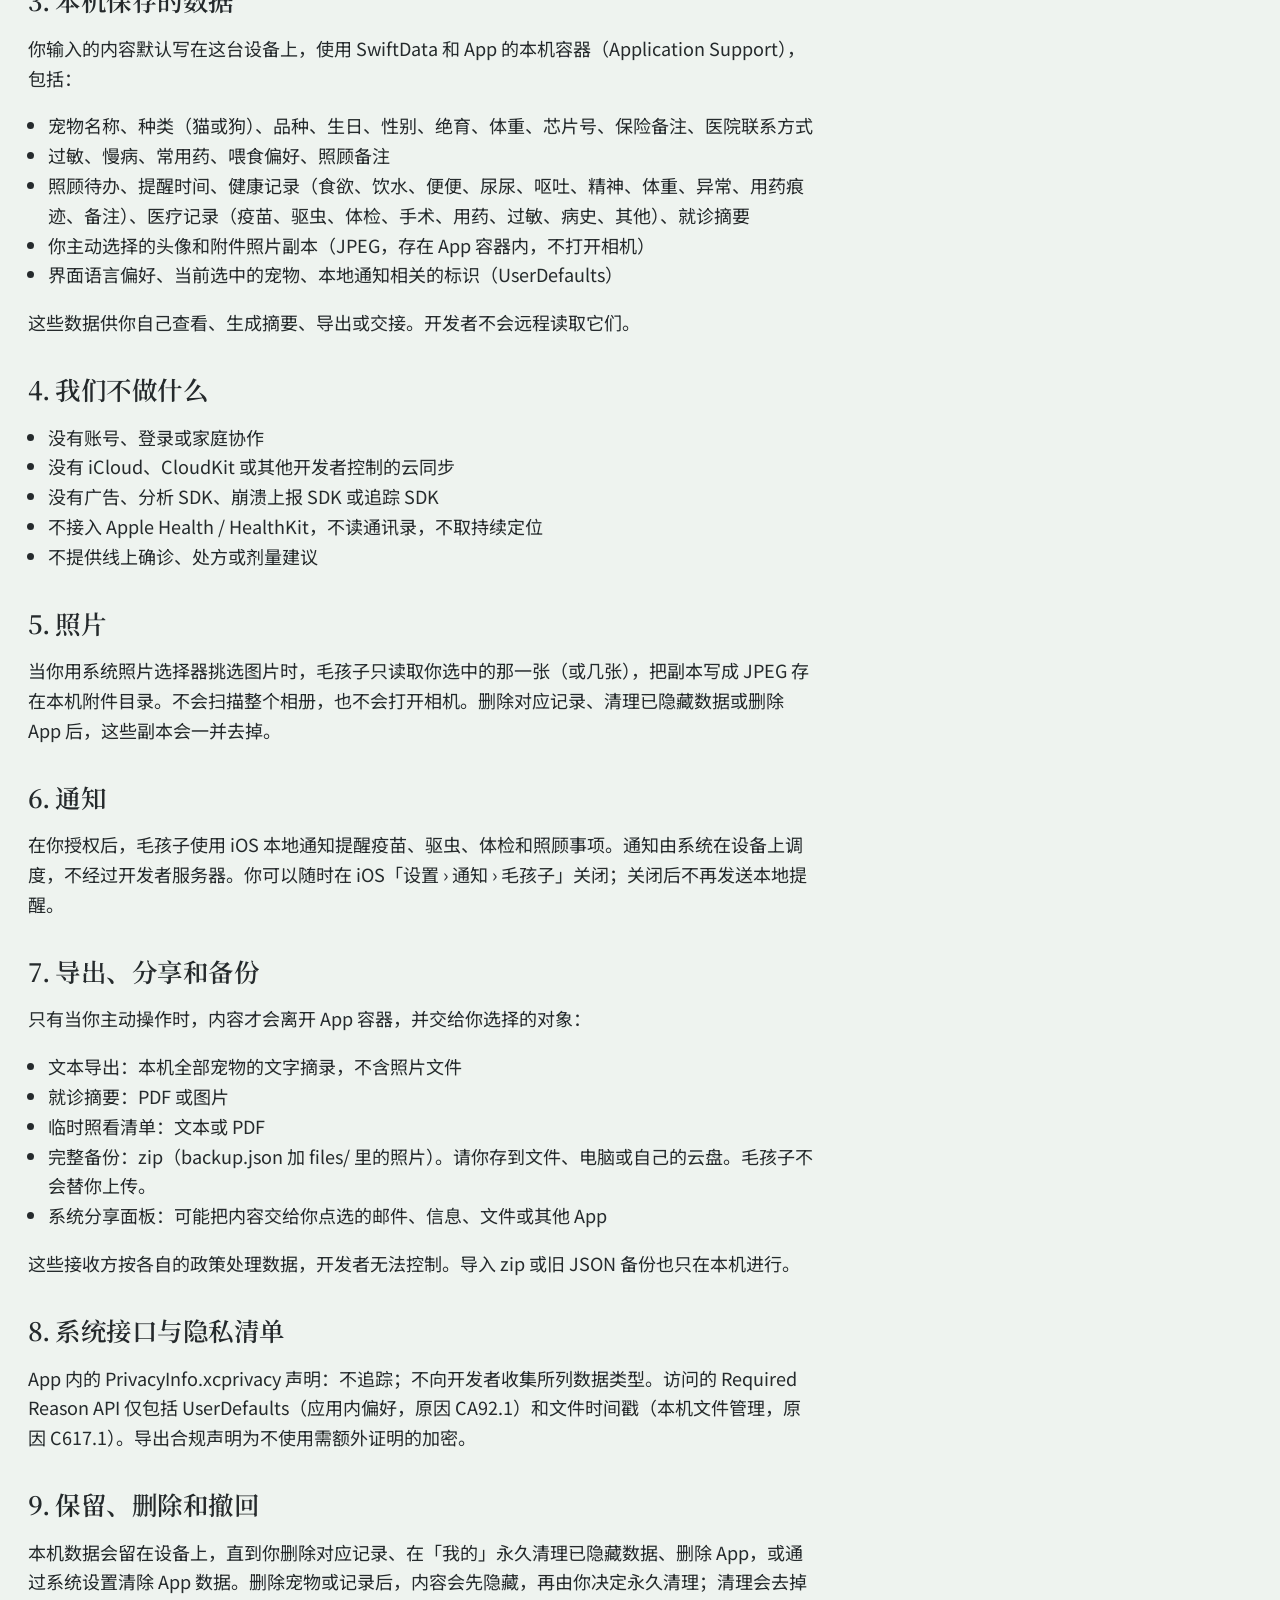
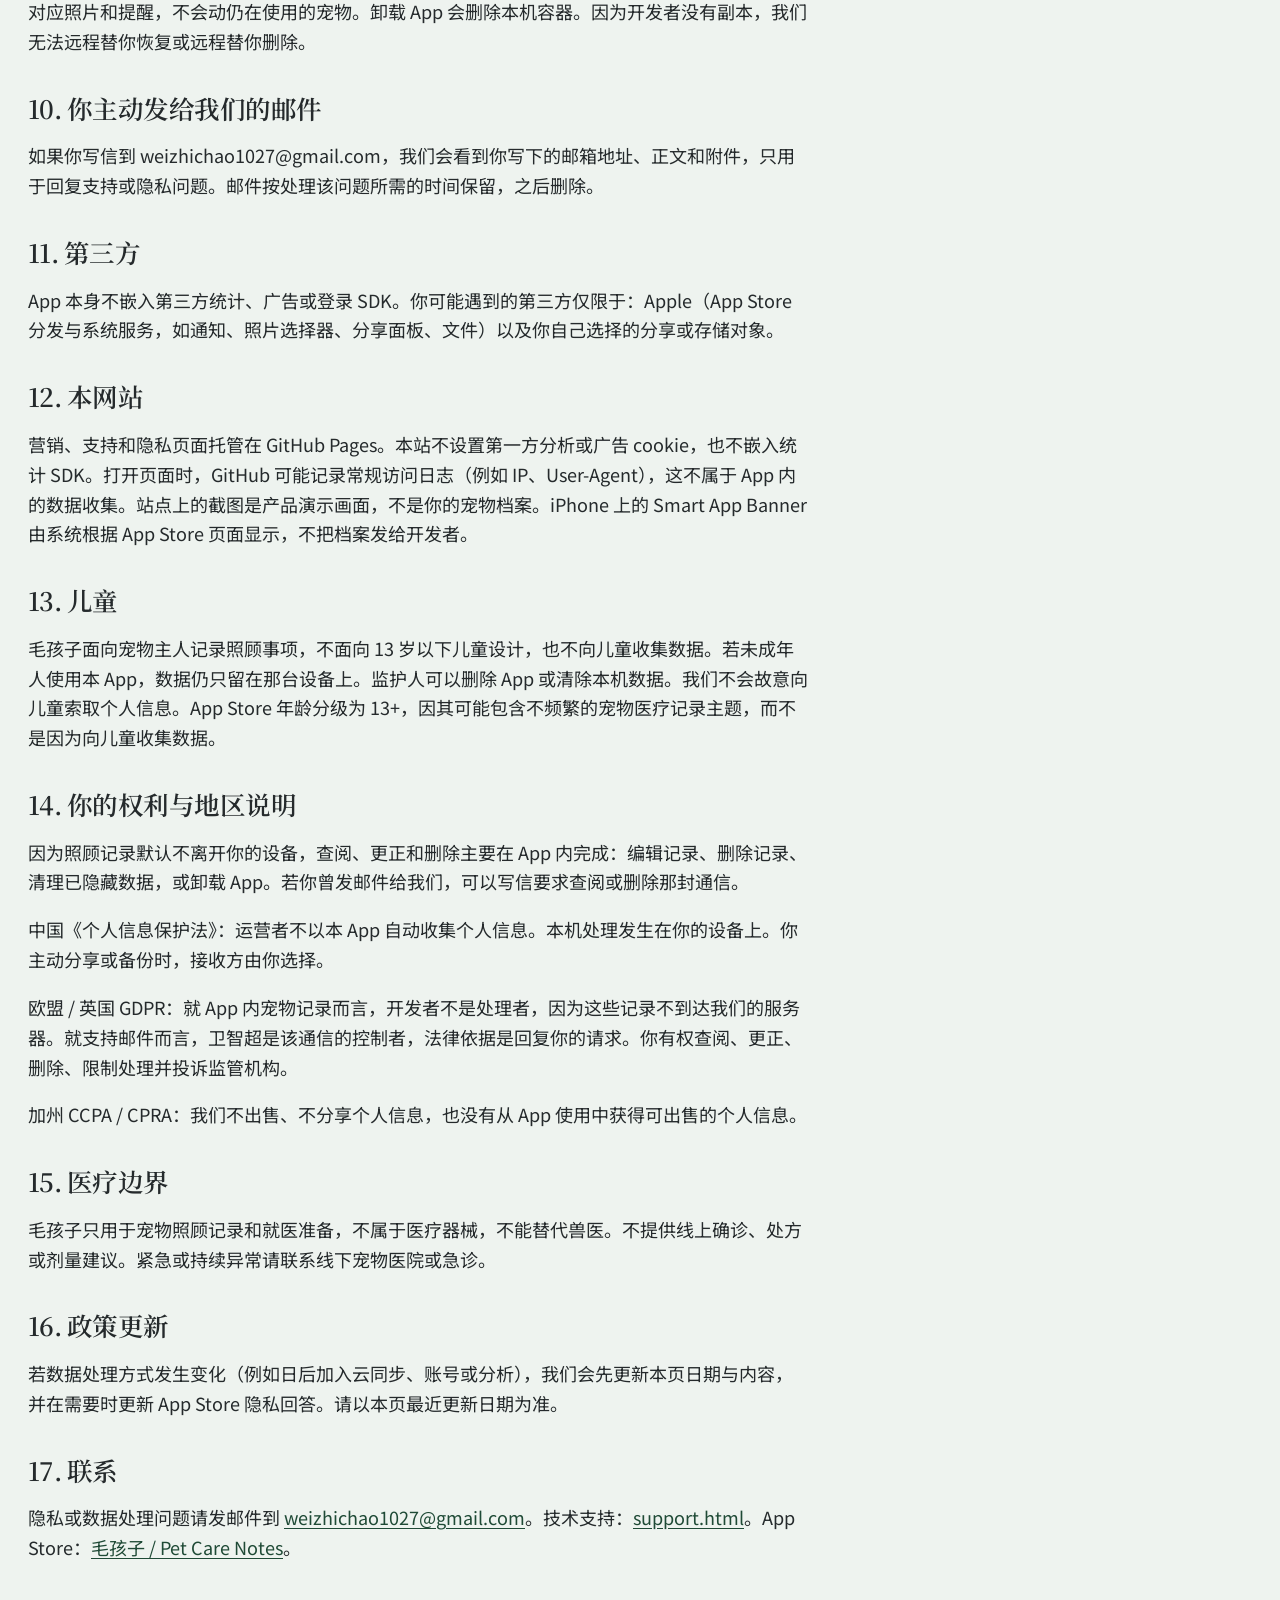
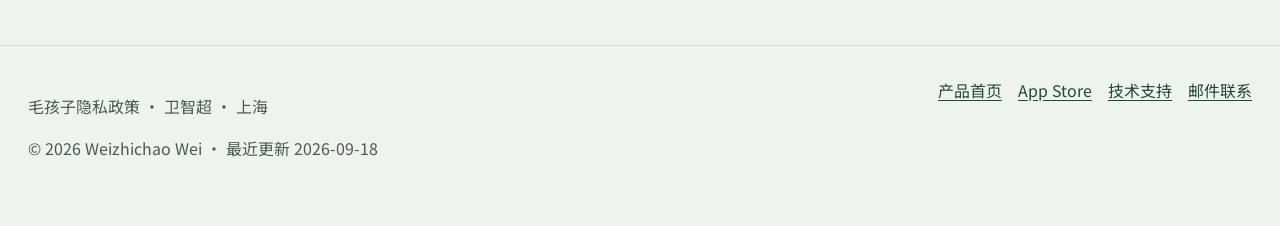
<file: privacy-policy.html>
<!doctype html>
<html lang="zh-Hans">
<head>
  <meta charset="utf-8">
  <meta name="viewport" content="width=device-width, initial-scale=1">
  <title>毛孩子隐私政策｜本机保存，不向开发者收集数据</title>
  <meta name="description" content="毛孩子隐私政策（2026 年 9 月 18 日更新）。宠物档案默认只留在 iPhone。无账号、无云同步、无广告、无分析 SDK。App Store 隐私回答为 Data Not Collected。">
  <meta name="apple-itunes-app" content="app-id=6788202619">
  <meta name="author" content="Weizhichao Wei">
  <meta name="robots" content="index,follow">
  <meta name="theme-color" content="#2f6a4c">
  <link rel="canonical" href="https://weizhichao1027-collab.github.io/maoji-app-store-pages/privacy-policy.html">
  <link rel="alternate" hreflang="zh-Hans" href="https://weizhichao1027-collab.github.io/maoji-app-store-pages/privacy-policy.html">
  <link rel="alternate" hreflang="en" href="https://weizhichao1027-collab.github.io/maoji-app-store-pages/en/privacy-policy.html">
  <link rel="alternate" hreflang="x-default" href="https://weizhichao1027-collab.github.io/maoji-app-store-pages/privacy-policy.html">
  <link rel="alternate" type="text/plain" title="llms.txt" href="https://weizhichao1027-collab.github.io/maoji-app-store-pages/llms.txt">
  <link rel="author" href="mailto:weizhichao1027@gmail.com">
  <link rel="manifest" href="manifest.webmanifest">
  <meta property="og:type" content="article">
  <meta property="og:site_name" content="毛孩子">
  <meta property="og:locale" content="zh_CN">
  <meta property="og:locale:alternate" content="en_US">
  <meta property="og:title" content="毛孩子隐私政策">
  <meta property="og:description" content="本机保存宠物档案与记录。无账号、无云同步、无广告、无分析 SDK。">
  <meta property="og:url" content="https://weizhichao1027-collab.github.io/maoji-app-store-pages/privacy-policy.html">
  <meta property="og:image" content="https://weizhichao1027-collab.github.io/maoji-app-store-pages/assets/og-image.png">
  <meta property="og:image:width" content="1200">
  <meta property="og:image:height" content="630">
  <meta property="article:modified_time" content="2026-09-18">
  <meta property="og:image:alt" content="毛孩子 App 图标">
  <meta name="twitter:image:alt" content="毛孩子 App 图标">
  <meta name="twitter:card" content="summary_large_image">
  <meta name="twitter:title" content="毛孩子隐私政策">
  <meta name="twitter:description" content="本机保存。不向开发者收集数据。">
  <meta name="twitter:image" content="https://weizhichao1027-collab.github.io/maoji-app-store-pages/assets/og-image.png">
  <link rel="icon" type="image/png" sizes="32x32" href="assets/favicon-32.png">
  <link rel="apple-touch-icon" href="assets/apple-touch-icon.png">
  <link rel="preconnect" href="https://fonts.googleapis.com">
  <link rel="preconnect" href="https://fonts.gstatic.com" crossorigin>
  <link href="https://fonts.googleapis.com/css2?family=Noto+Sans+SC:wght@400;500;600;700&family=Noto+Serif+SC:wght@500;600;700&display=swap" rel="stylesheet">
  <link rel="stylesheet" href="assets/site.css">
  <script type="application/ld+json">
  {
    "@context": "https://schema.org",
    "@graph": [
      {
        "@type": ["WebPage", "AboutPage"],
        "@id": "https://weizhichao1027-collab.github.io/maoji-app-store-pages/privacy-policy.html#webpage",
        "url": "https://weizhichao1027-collab.github.io/maoji-app-store-pages/privacy-policy.html",
        "name": "毛孩子隐私政策",
        "inLanguage": "zh-Hans",
        "datePublished": "2026-07-07",
        "dateModified": "2026-09-18",
        "about": { "@id": "https://weizhichao1027-collab.github.io/maoji-app-store-pages/#app" },
        "author": { "@id": "https://weizhichao1027-collab.github.io/maoji-app-store-pages/#publisher" },
        "publisher": { "@id": "https://weizhichao1027-collab.github.io/maoji-app-store-pages/#publisher" }
      },
      {
        "@type": "BreadcrumbList",
        "itemListElement": [
          { "@type": "ListItem", "position": 1, "name": "毛孩子", "item": "https://weizhichao1027-collab.github.io/maoji-app-store-pages/" },
          { "@type": "ListItem", "position": 2, "name": "隐私政策", "item": "https://weizhichao1027-collab.github.io/maoji-app-store-pages/privacy-policy.html" }
        ]
      }
    ]
  }
  </script>
</head>
<body>
  <div class="page">
    <a class="skip" href="#main">跳到正文</a>
    <header class="site-header">
      <div class="wrap">
        <a class="brand" href="./">
          <img src="assets/app-icon.png" width="36" height="36" alt="毛孩子 App 图标">
          <span class="brand-name">毛孩子</span>
        </a>
        <nav class="nav" aria-label="主导航">
          <a href="./">产品</a>
          <a href="support.html">支持</a>
          <a href="privacy-policy.html" aria-current="page">隐私</a>
        </nav>
        <a class="header-store" href="https://apps.apple.com/app/id6788202619">App Store</a>
        <span class="lang-toggle" role="group" aria-label="语言">
          <a href="privacy-policy.html" hreflang="zh-Hans" lang="zh-Hans" aria-current="true">中文</a>
          <a href="en/privacy-policy.html" hreflang="en" lang="en">EN</a>
        </span>
      </div>
    </header>

    <main id="main" class="doc">
      <header class="page-hero">
        <div class="wrap">
          <nav class="crumbs" aria-label="面包屑">
            <ol>
              <li><a href="./">毛孩子</a></li>
              <li aria-current="page">隐私政策</li>
            </ol>
          </nav>
          <h1>毛孩子隐私政策</h1>
          <p class="meta">生效日期：2026 年 7 月 7 日。最近更新：2026 年 9 月 18 日，对应已上架的 App 1.1。本政策同时适用于中文名「毛孩子」、中文商店名「毛孩子宠物健康记录」与英文商店名 Pet Care Notes。</p>
        </div>
      </header>

      <article class="wrap">
        <ol class="doc-toc">
          <li><a href="#operator">1. 运营者</a></li>
          <li><a href="#collect">2. 我们向自己收集哪些数据</a></li>
          <li><a href="#on-device">3. 本机保存的数据</a></li>
          <li><a href="#not-do">4. 我们不做什么</a></li>
          <li><a href="#photos">5. 照片</a></li>
          <li><a href="#notify">6. 通知</a></li>
          <li><a href="#export">7. 导出、分享和备份</a></li>
          <li><a href="#apis">8. 系统接口与隐私清单</a></li>
          <li><a href="#retain">9. 保留、删除和撤回</a></li>
          <li><a href="#mail">10. 你主动发给我们的邮件</a></li>
          <li><a href="#third">11. 第三方</a></li>
          <li><a href="#site">12. 本网站</a></li>
          <li><a href="#children">13. 儿童</a></li>
          <li><a href="#rights">14. 你的权利与地区说明</a></li>
          <li><a href="#medical">15. 医疗边界</a></li>
          <li><a href="#changes">16. 政策更新</a></li>
          <li><a href="#contact">17. 联系</a></li>
        </ol>
        <h2 id="operator">1. 运营者</h2>
        <p>毛孩子由个人开发者卫智超（Weizhichao Wei）在中国上海运营。没有公司主体名称。联系邮箱：<a href="mailto:weizhichao1027@gmail.com">weizhichao1027@gmail.com</a>。App Store 页面：<a href="https://apps.apple.com/app/id6788202619">https://apps.apple.com/app/id6788202619</a>。</p>

        <h2 id="collect">2. 我们向自己收集哪些数据</h2>
        <p>当前已上架版本不把你的宠物档案、照顾事项、健康记录、照片附件或就诊摘要上传到开发者的服务器。开发者没有运营用于接收这些内容的云端数据库。App Store Connect 隐私回答为 Data Not Collected，且 Tracking 为 No。</p>
        <p>因此，运营者在正常使用中不会获得你的姓名、邮箱（除非你主动写信）、精确位置、通讯录、健康平台数据、支付信息或设备广告标识。</p>

        <h2 id="on-device">3. 本机保存的数据</h2>
        <p>你输入的内容默认写在这台设备上，使用 SwiftData 和 App 的本机容器（Application Support），包括：</p>
        <ul>
          <li>宠物名称、种类（猫或狗）、品种、生日、性别、绝育、体重、芯片号、保险备注、医院联系方式</li>
          <li>过敏、慢病、常用药、喂食偏好、照顾备注</li>
          <li>照顾待办、提醒时间、健康记录（食欲、饮水、便便、尿尿、呕吐、精神、体重、异常、用药痕迹、备注）、医疗记录（疫苗、驱虫、体检、手术、用药、过敏、病史、其他）、就诊摘要</li>
          <li>你主动选择的头像和附件照片副本（JPEG，存在 App 容器内，不打开相机）</li>
          <li>界面语言偏好、当前选中的宠物、本地通知相关的标识（UserDefaults）</li>
        </ul>
        <p>这些数据供你自己查看、生成摘要、导出或交接。开发者不会远程读取它们。</p>

        <h2 id="not-do">4. 我们不做什么</h2>
        <ul>
          <li>没有账号、登录或家庭协作</li>
          <li>没有 iCloud、CloudKit 或其他开发者控制的云同步</li>
          <li>没有广告、分析 SDK、崩溃上报 SDK 或追踪 SDK</li>
          <li>不接入 Apple Health / HealthKit，不读通讯录，不取持续定位</li>
          <li>不提供线上确诊、处方或剂量建议</li>
        </ul>

        <h2 id="photos">5. 照片</h2>
        <p>当你用系统照片选择器挑选图片时，毛孩子只读取你选中的那一张（或几张），把副本写成 JPEG 存在本机附件目录。不会扫描整个相册，也不会打开相机。删除对应记录、清理已隐藏数据或删除 App 后，这些副本会一并去掉。</p>

        <h2 id="notify">6. 通知</h2>
        <p>在你授权后，毛孩子使用 iOS 本地通知提醒疫苗、驱虫、体检和照顾事项。通知由系统在设备上调度，不经过开发者服务器。你可以随时在 iOS「设置 › 通知 › 毛孩子」关闭；关闭后不再发送本地提醒。</p>

        <h2 id="export">7. 导出、分享和备份</h2>
        <p>只有当你主动操作时，内容才会离开 App 容器，并交给你选择的对象：</p>
        <ul>
          <li>文本导出：本机全部宠物的文字摘录，不含照片文件</li>
          <li>就诊摘要：PDF 或图片</li>
          <li>临时照看清单：文本或 PDF</li>
          <li>完整备份：zip（backup.json 加 files/ 里的照片）。请你存到文件、电脑或自己的云盘。毛孩子不会替你上传。</li>
          <li>系统分享面板：可能把内容交给你点选的邮件、信息、文件或其他 App</li>
        </ul>
        <p>这些接收方按各自的政策处理数据，开发者无法控制。导入 zip 或旧 JSON 备份也只在本机进行。</p>

        <h2 id="apis">8. 系统接口与隐私清单</h2>
        <p>App 内的 PrivacyInfo.xcprivacy 声明：不追踪；不向开发者收集所列数据类型。访问的 Required Reason API 仅包括 UserDefaults（应用内偏好，原因 CA92.1）和文件时间戳（本机文件管理，原因 C617.1）。导出合规声明为不使用需额外证明的加密。</p>

        <h2 id="retain">9. 保留、删除和撤回</h2>
        <p>本机数据会留在设备上，直到你删除对应记录、在「我的」永久清理已隐藏数据、删除 App，或通过系统设置清除 App 数据。删除宠物或记录后，内容会先隐藏，再由你决定永久清理；清理会去掉对应照片和提醒，不会动仍在使用的宠物。卸载 App 会删除本机容器。因为开发者没有副本，我们无法远程替你恢复或远程替你删除。</p>

        <h2 id="mail">10. 你主动发给我们的邮件</h2>
        <p>如果你写信到 weizhichao1027@gmail.com，我们会看到你写下的邮箱地址、正文和附件，只用于回复支持或隐私问题。邮件按处理该问题所需的时间保留，之后删除。</p>

        <h2 id="third">11. 第三方</h2>
        <p>App 本身不嵌入第三方统计、广告或登录 SDK。你可能遇到的第三方仅限于：Apple（App Store 分发与系统服务，如通知、照片选择器、分享面板、文件）以及你自己选择的分享或存储对象。</p>

        <h2 id="site">12. 本网站</h2>
        <p>营销、支持和隐私页面托管在 GitHub Pages。本站不设置第一方分析或广告 cookie，也不嵌入统计 SDK。打开页面时，GitHub 可能记录常规访问日志（例如 IP、User-Agent），这不属于 App 内的数据收集。站点上的截图是产品演示画面，不是你的宠物档案。iPhone 上的 Smart App Banner 由系统根据 App Store 页面显示，不把档案发给开发者。</p>

        <h2 id="children">13. 儿童</h2>
        <p>毛孩子面向宠物主人记录照顾事项，不面向 13 岁以下儿童设计，也不向儿童收集数据。若未成年人使用本 App，数据仍只留在那台设备上。监护人可以删除 App 或清除本机数据。我们不会故意向儿童索取个人信息。App Store 年龄分级为 13+，因其可能包含不频繁的宠物医疗记录主题，而不是因为向儿童收集数据。</p>

        <h2 id="rights">14. 你的权利与地区说明</h2>
        <p>因为照顾记录默认不离开你的设备，查阅、更正和删除主要在 App 内完成：编辑记录、删除记录、清理已隐藏数据，或卸载 App。若你曾发邮件给我们，可以写信要求查阅或删除那封通信。</p>
        <p>中国《个人信息保护法》：运营者不以本 App 自动收集个人信息。本机处理发生在你的设备上。你主动分享或备份时，接收方由你选择。</p>
        <p>欧盟 / 英国 GDPR：就 App 内宠物记录而言，开发者不是处理者，因为这些记录不到达我们的服务器。就支持邮件而言，卫智超是该通信的控制者，法律依据是回复你的请求。你有权查阅、更正、删除、限制处理并投诉监管机构。</p>
        <p>加州 CCPA / CPRA：我们不出售、不分享个人信息，也没有从 App 使用中获得可出售的个人信息。</p>

        <h2 id="medical">15. 医疗边界</h2>
        <p>毛孩子只用于宠物照顾记录和就医准备，不属于医疗器械，不能替代兽医。不提供线上确诊、处方或剂量建议。紧急或持续异常请联系线下宠物医院或急诊。</p>

        <h2 id="changes">16. 政策更新</h2>
        <p>若数据处理方式发生变化（例如日后加入云同步、账号或分析），我们会先更新本页日期与内容，并在需要时更新 App Store 隐私回答。请以本页最近更新日期为准。</p>

        <h2 id="contact">17. 联系</h2>
        <p>隐私或数据处理问题请发邮件到 <a href="mailto:weizhichao1027@gmail.com">weizhichao1027@gmail.com</a>。技术支持：<a href="support.html">support.html</a>。App Store：<a href="https://apps.apple.com/app/id6788202619">毛孩子 / Pet Care Notes</a>。</p>
      </article>
    </main>

    <footer class="site-footer">
      <div class="wrap">
        <div>
          <p>毛孩子隐私政策 · 卫智超 · 上海</p>
          <p>© 2026 Weizhichao Wei · 最近更新 2026-09-18</p>
        </div>
        <div class="footer-links">
          <a href="./">产品首页</a>
          <a href="https://apps.apple.com/app/id6788202619">App Store</a>
          <a href="support.html">技术支持</a>
          <a href="mailto:weizhichao1027@gmail.com">邮件联系</a>
        </div>
      </div>
    </footer>
  </div>
  <script src="assets/site.js"></script>
</body>
</html>
</file>
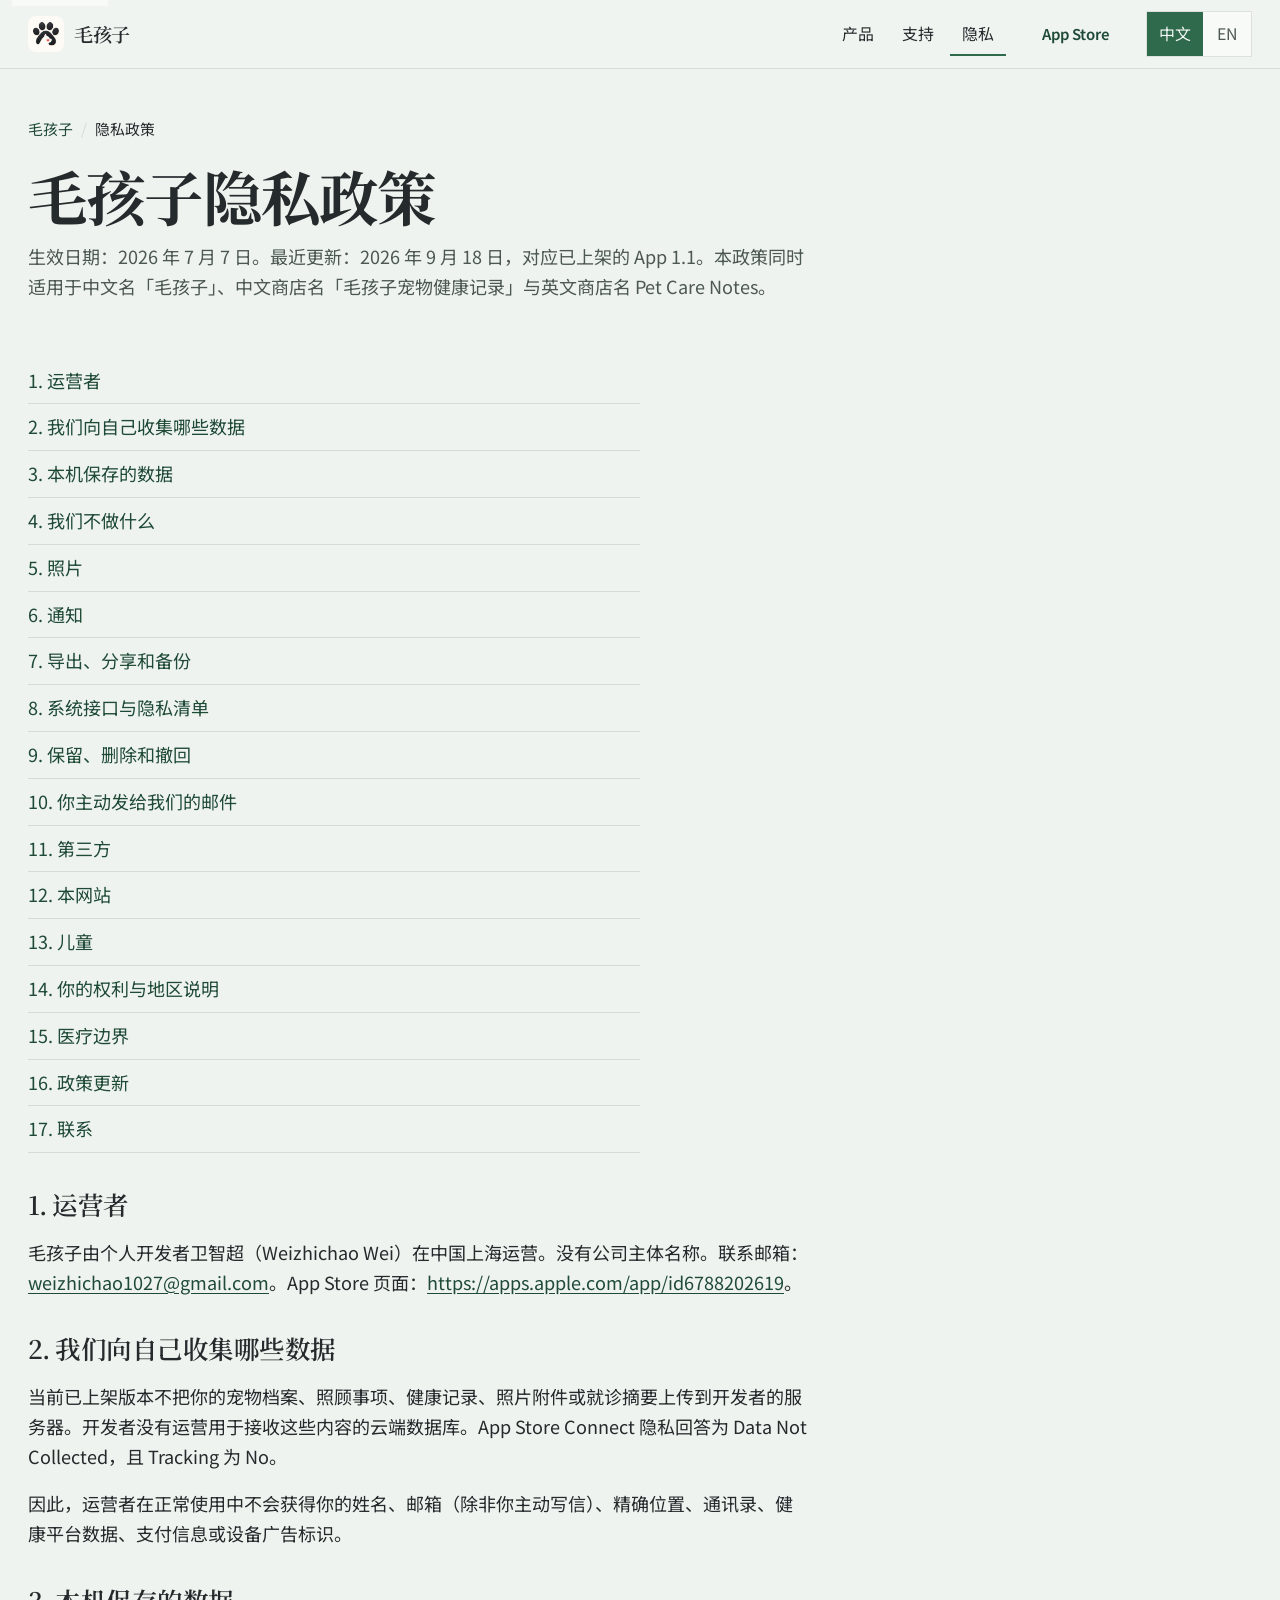
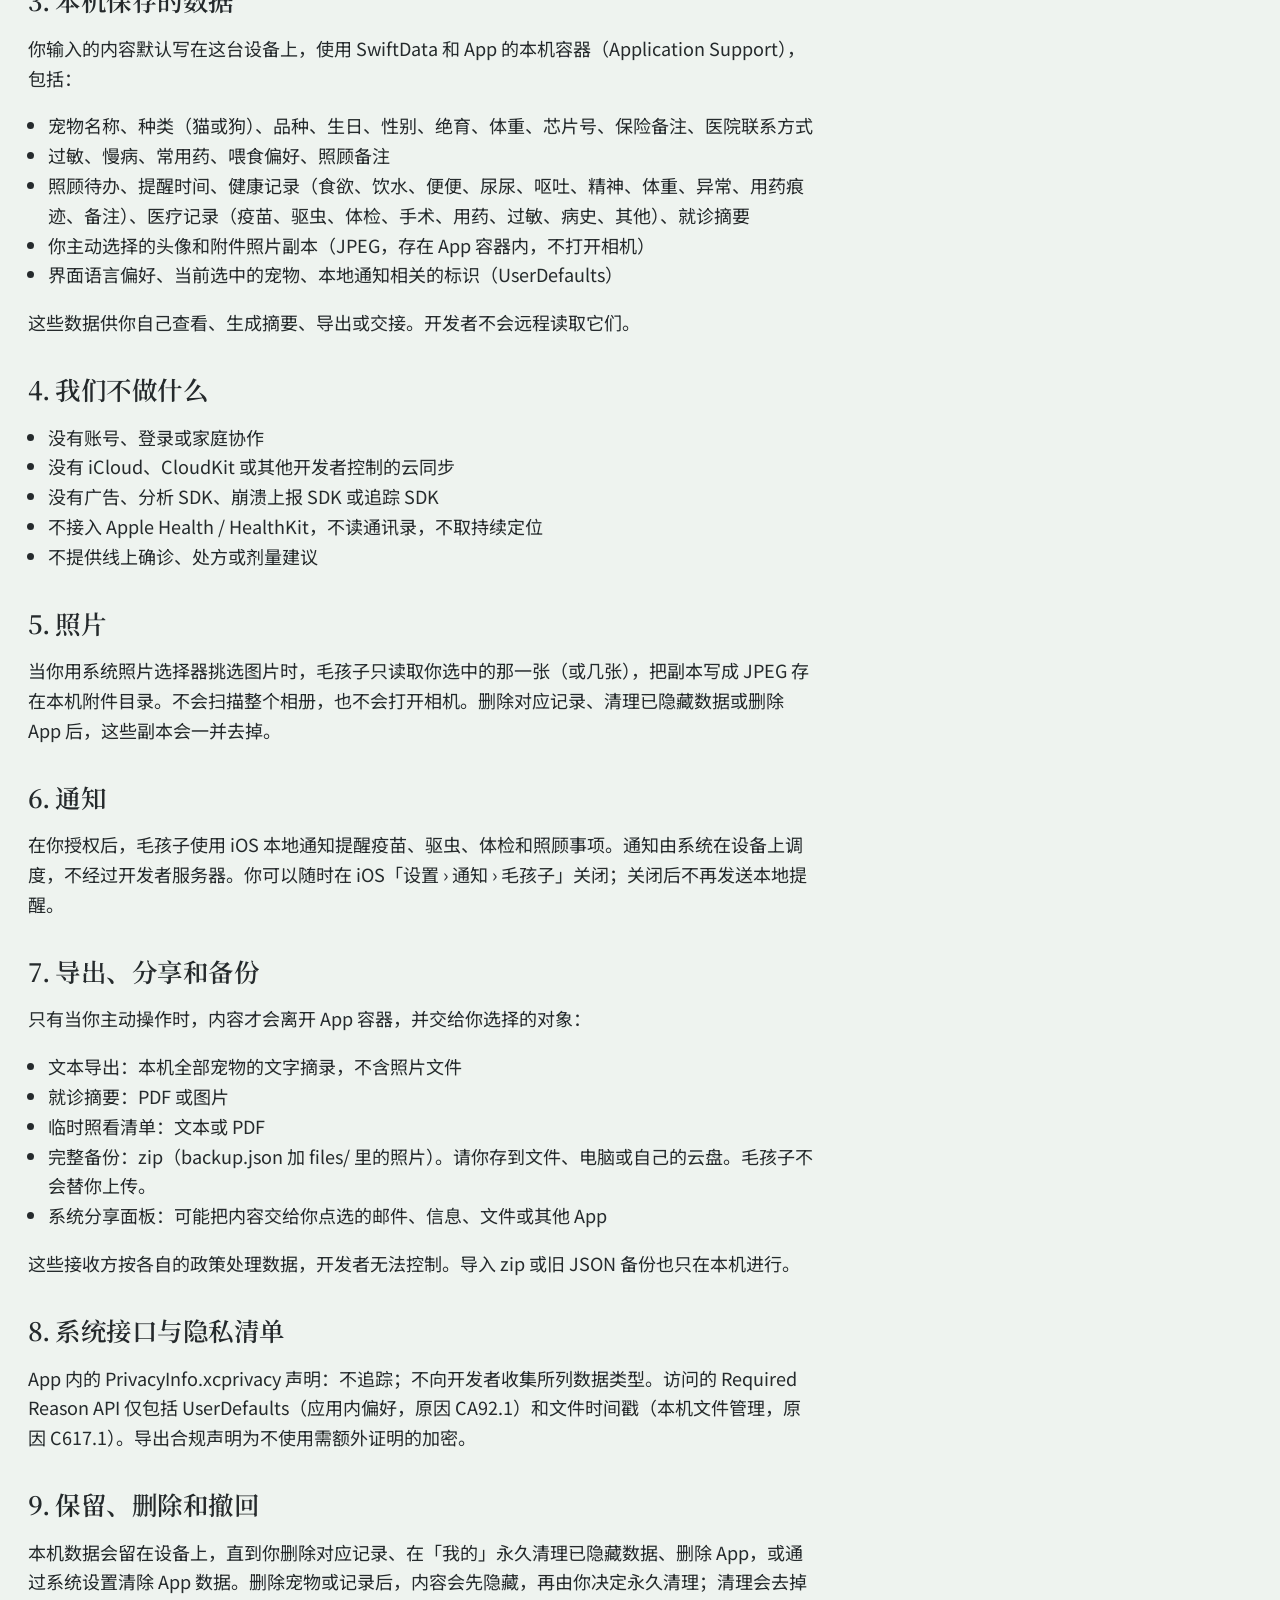
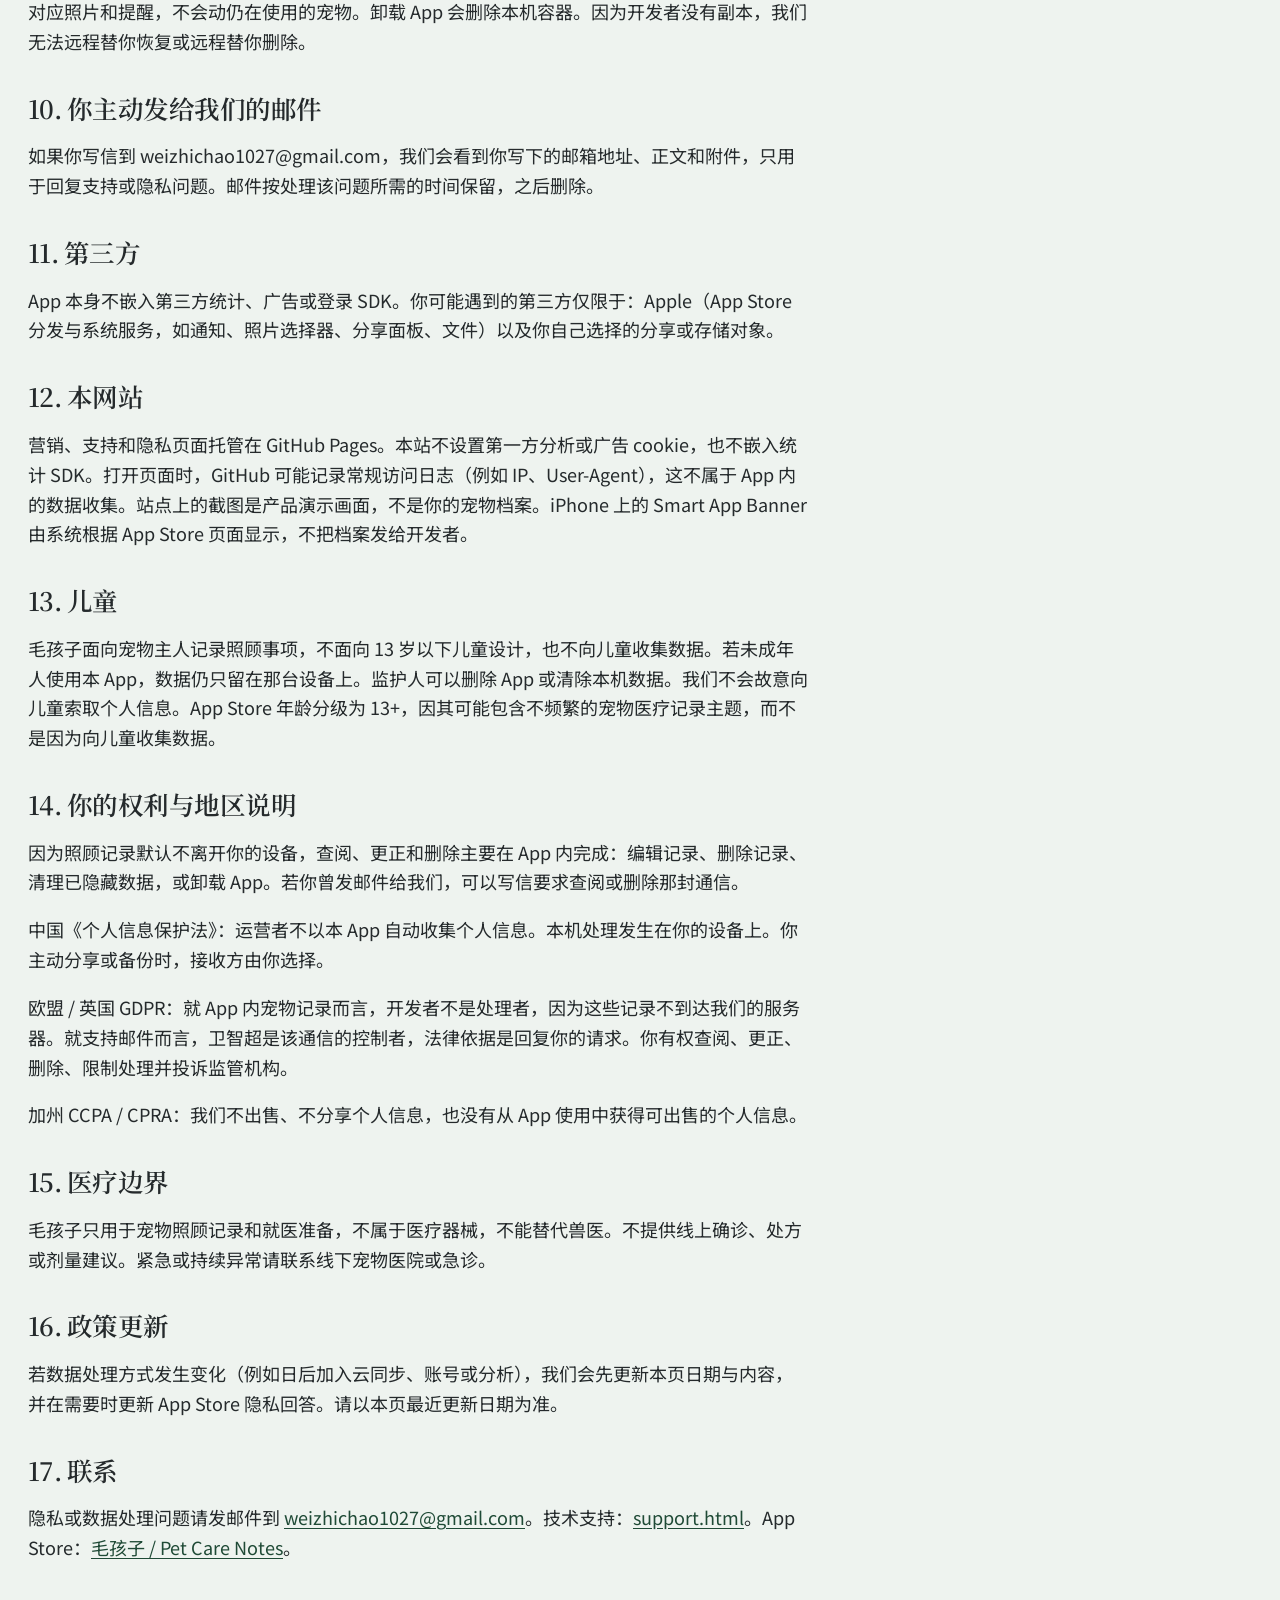
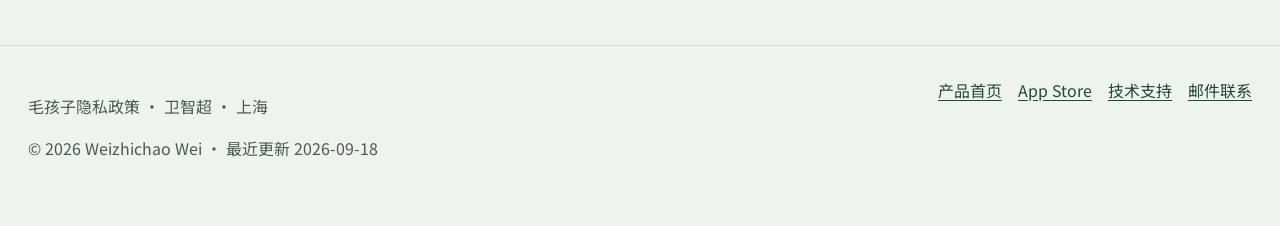
<file: privacy.html>
<!doctype html>
<html lang="zh-Hans">
<head>
  <meta charset="utf-8">
  <meta name="viewport" content="width=device-width, initial-scale=1">
  <title>Privacy · 毛孩子</title>
  <link rel="canonical" href="https://weizhichao1027-collab.github.io/maoji-app-store-pages/privacy-policy.html">
  <meta name="robots" content="noindex">
  <meta http-equiv="refresh" content="0; url=privacy-policy.html">
</head>
<body>
  <p><a href="privacy-policy.html">毛孩子隐私政策</a> · <a href="en/privacy-policy.html">Pet Care Notes privacy policy</a></p>
</body>
</html>
</file>
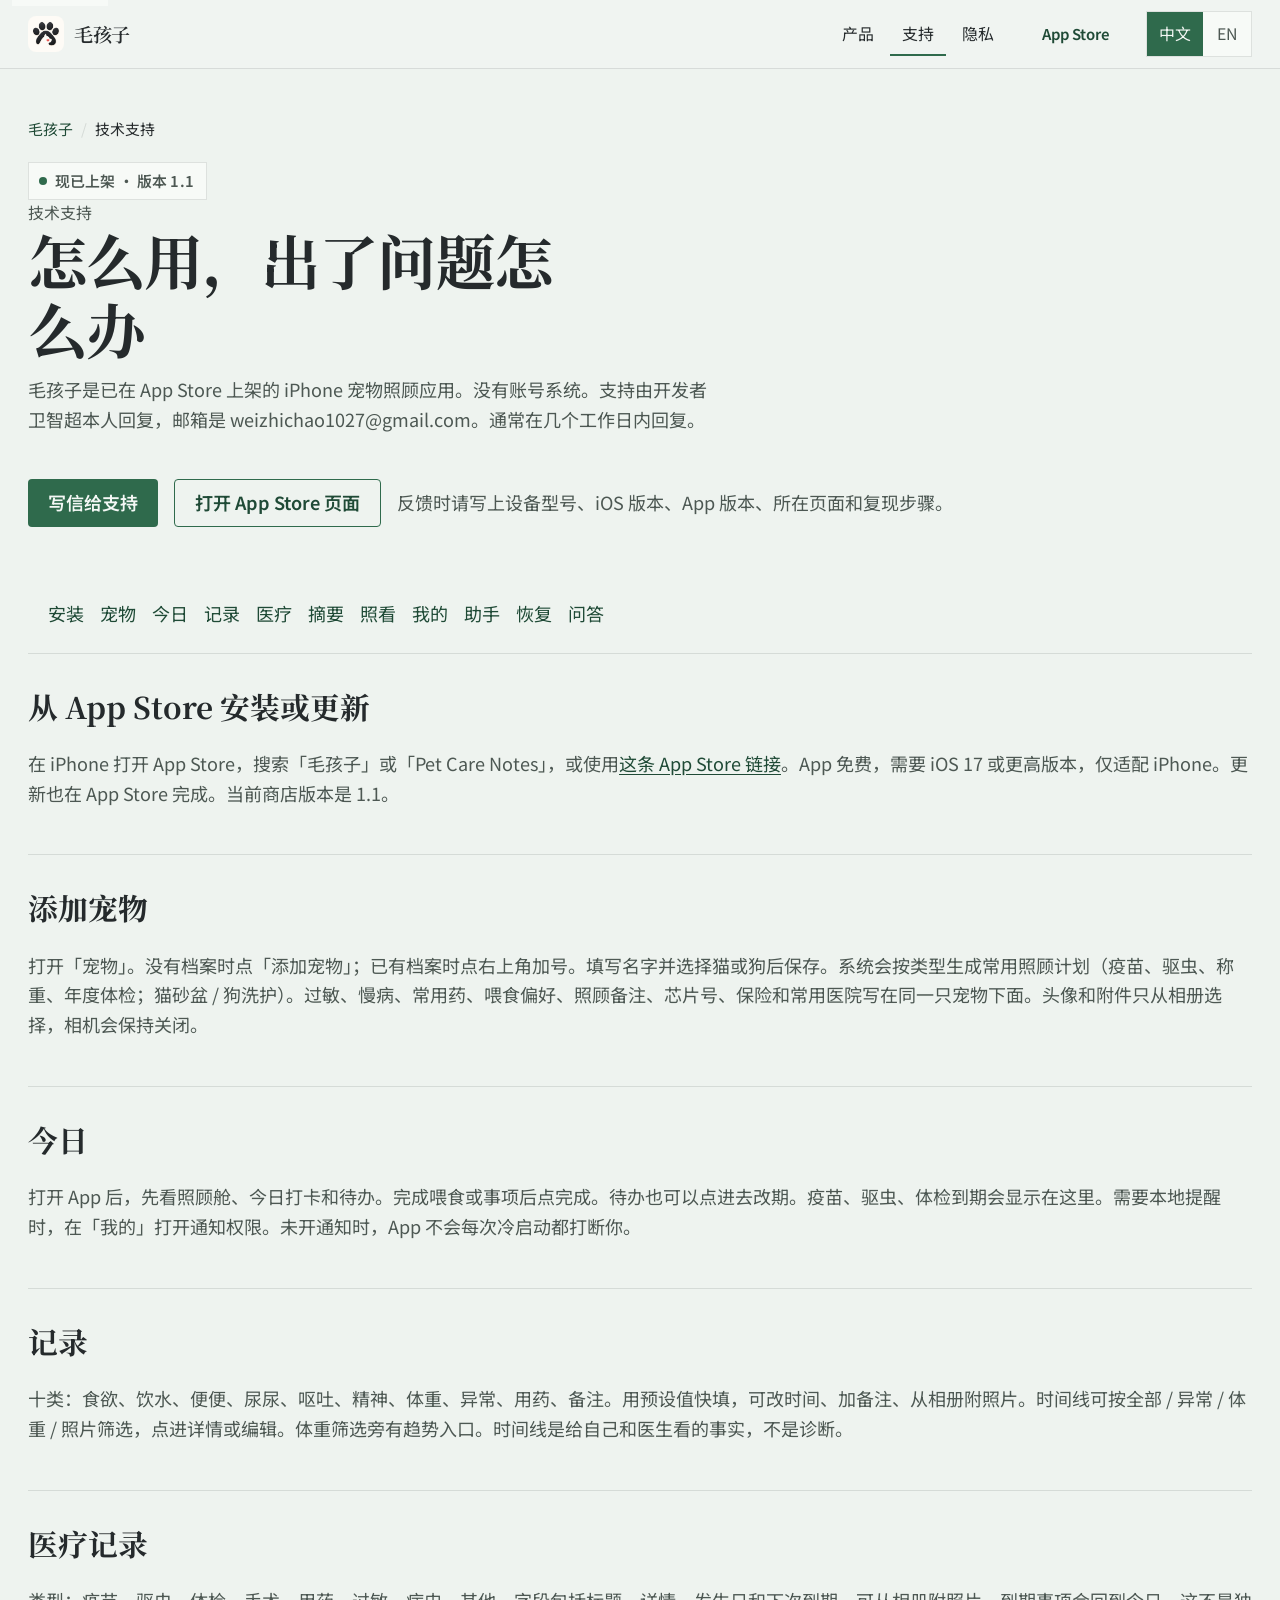
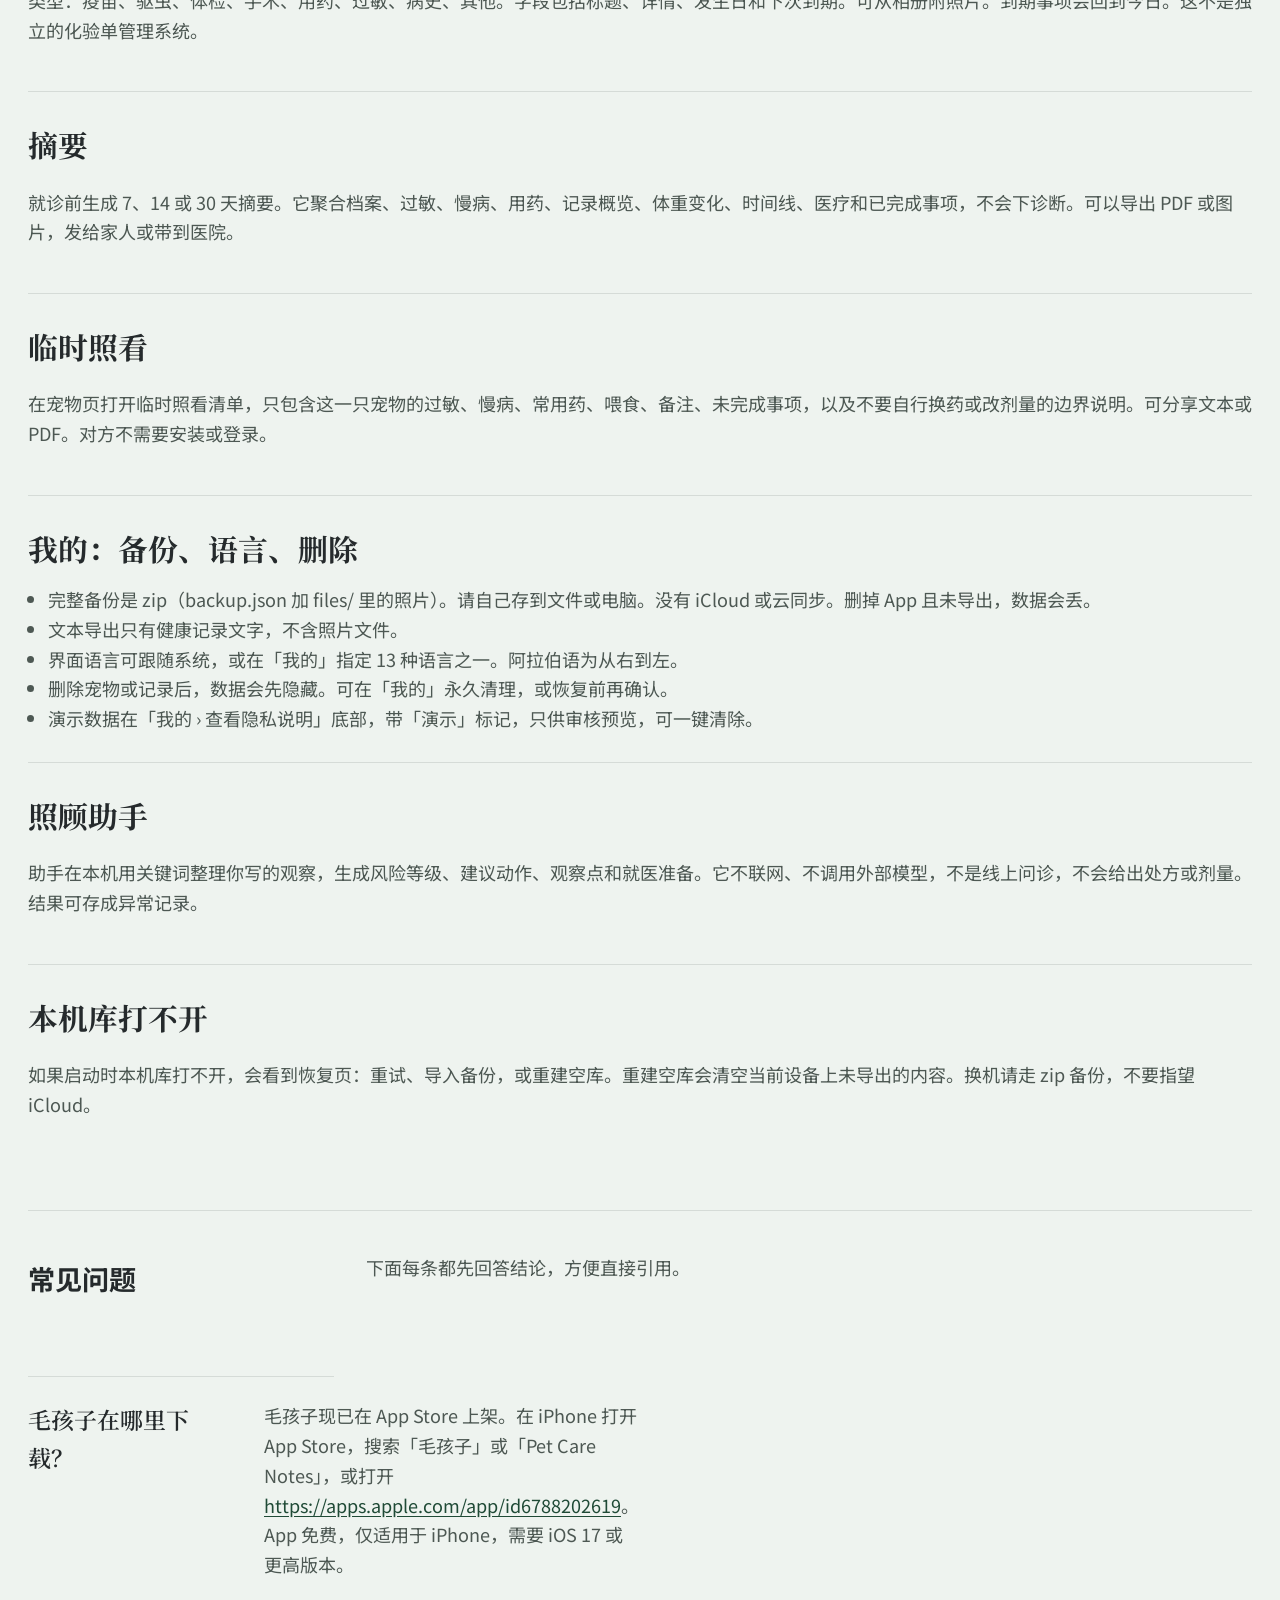
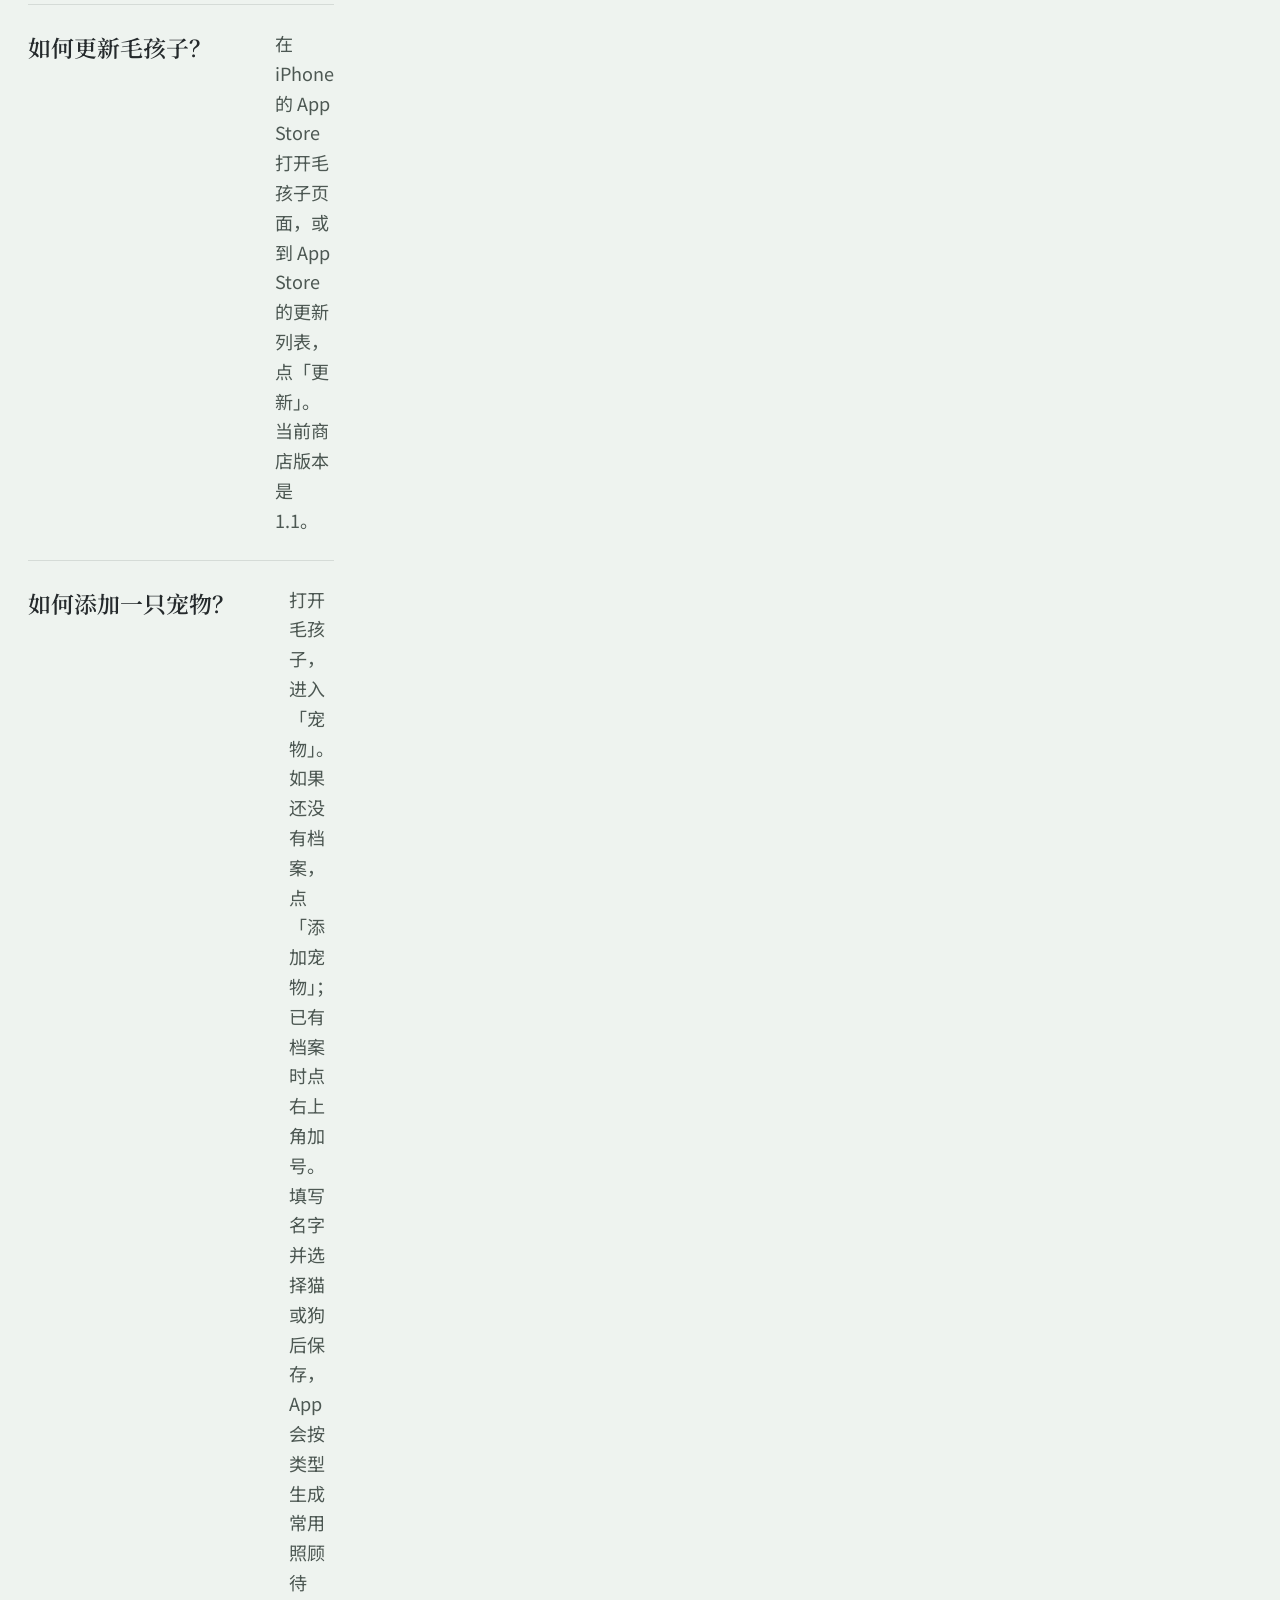
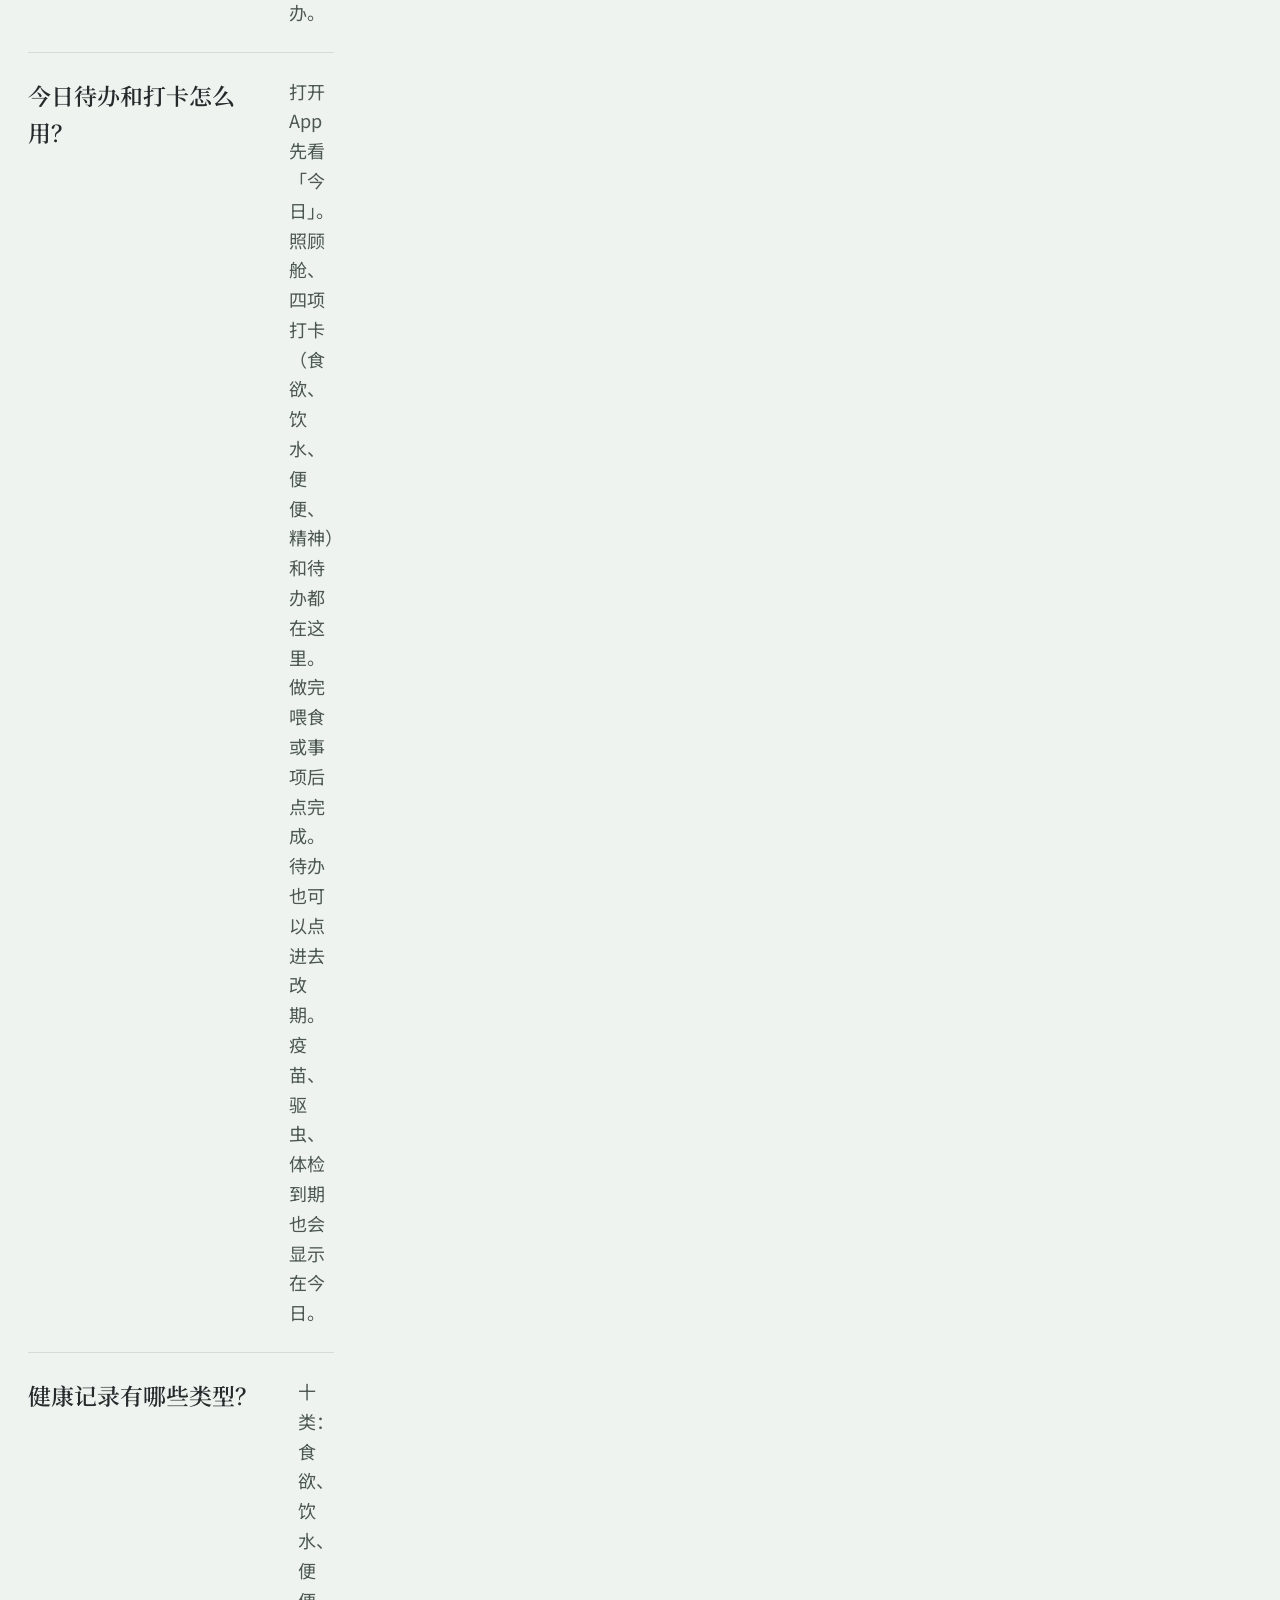
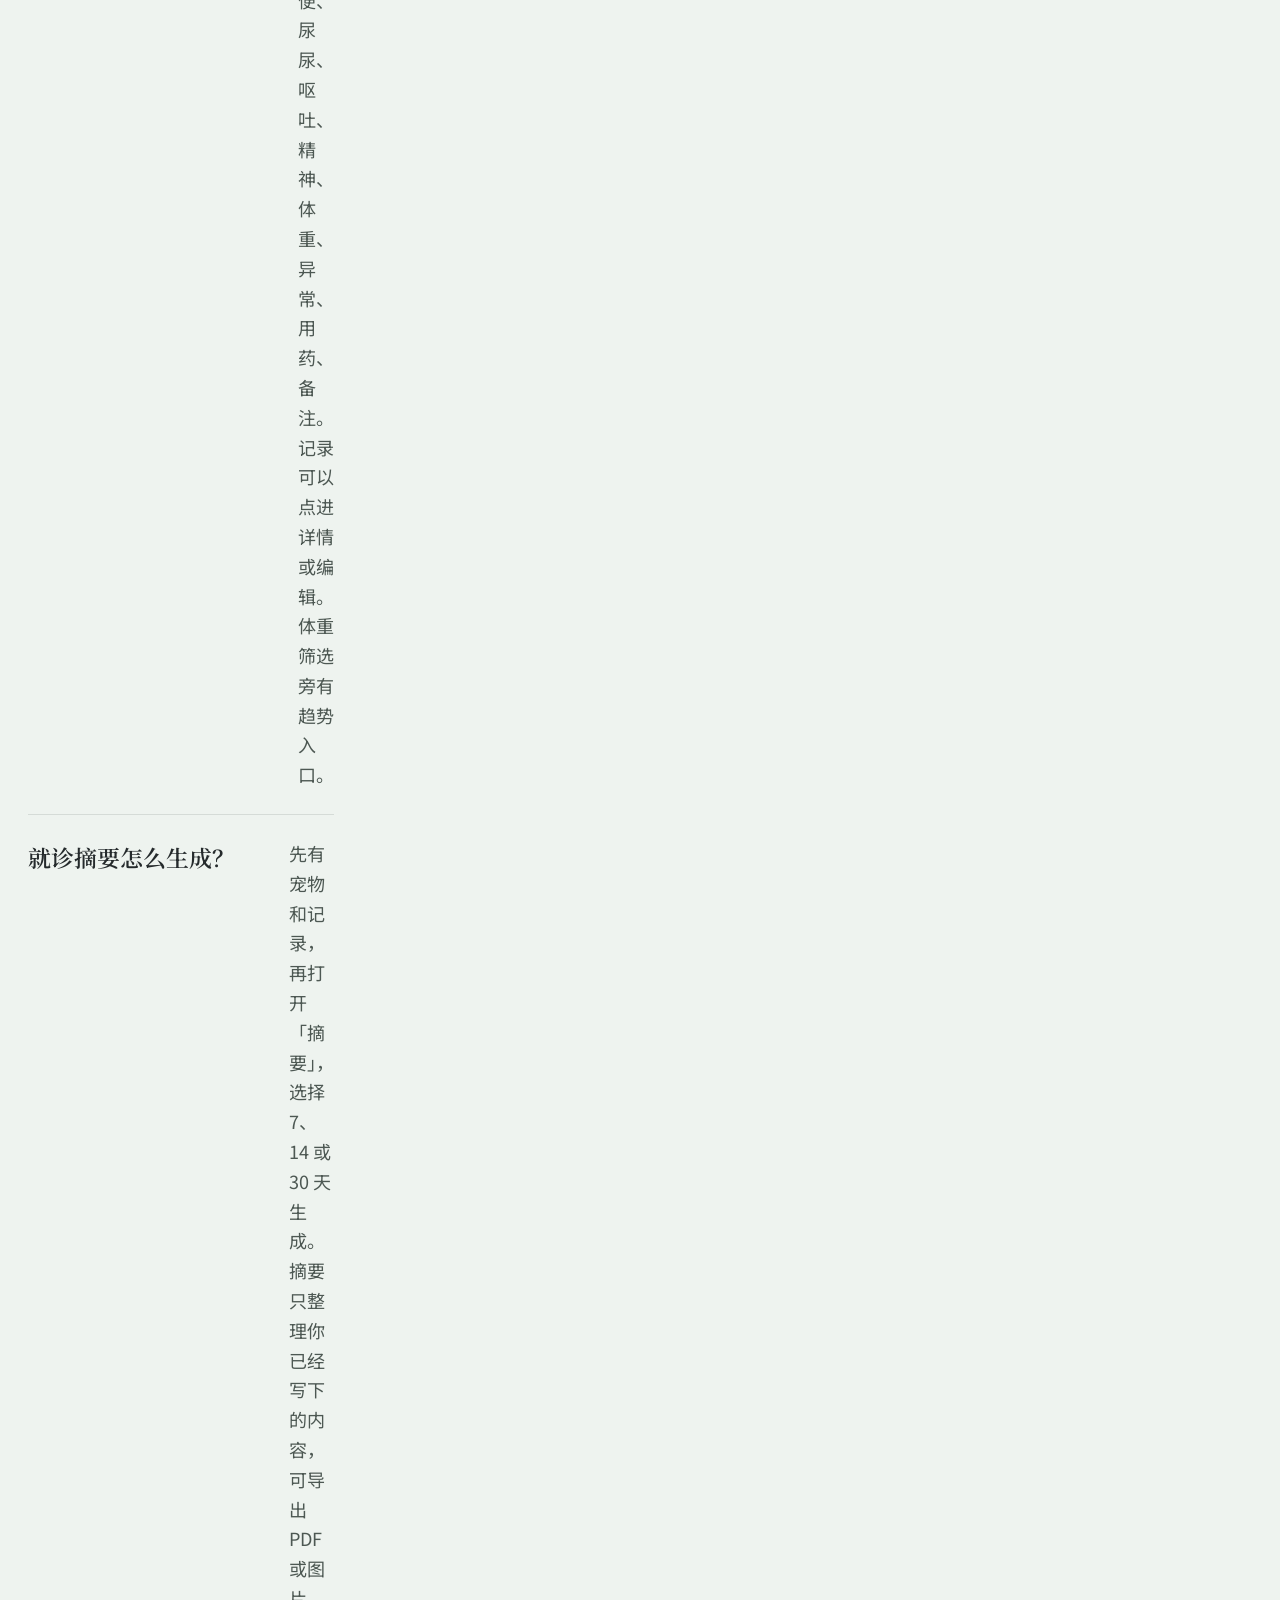
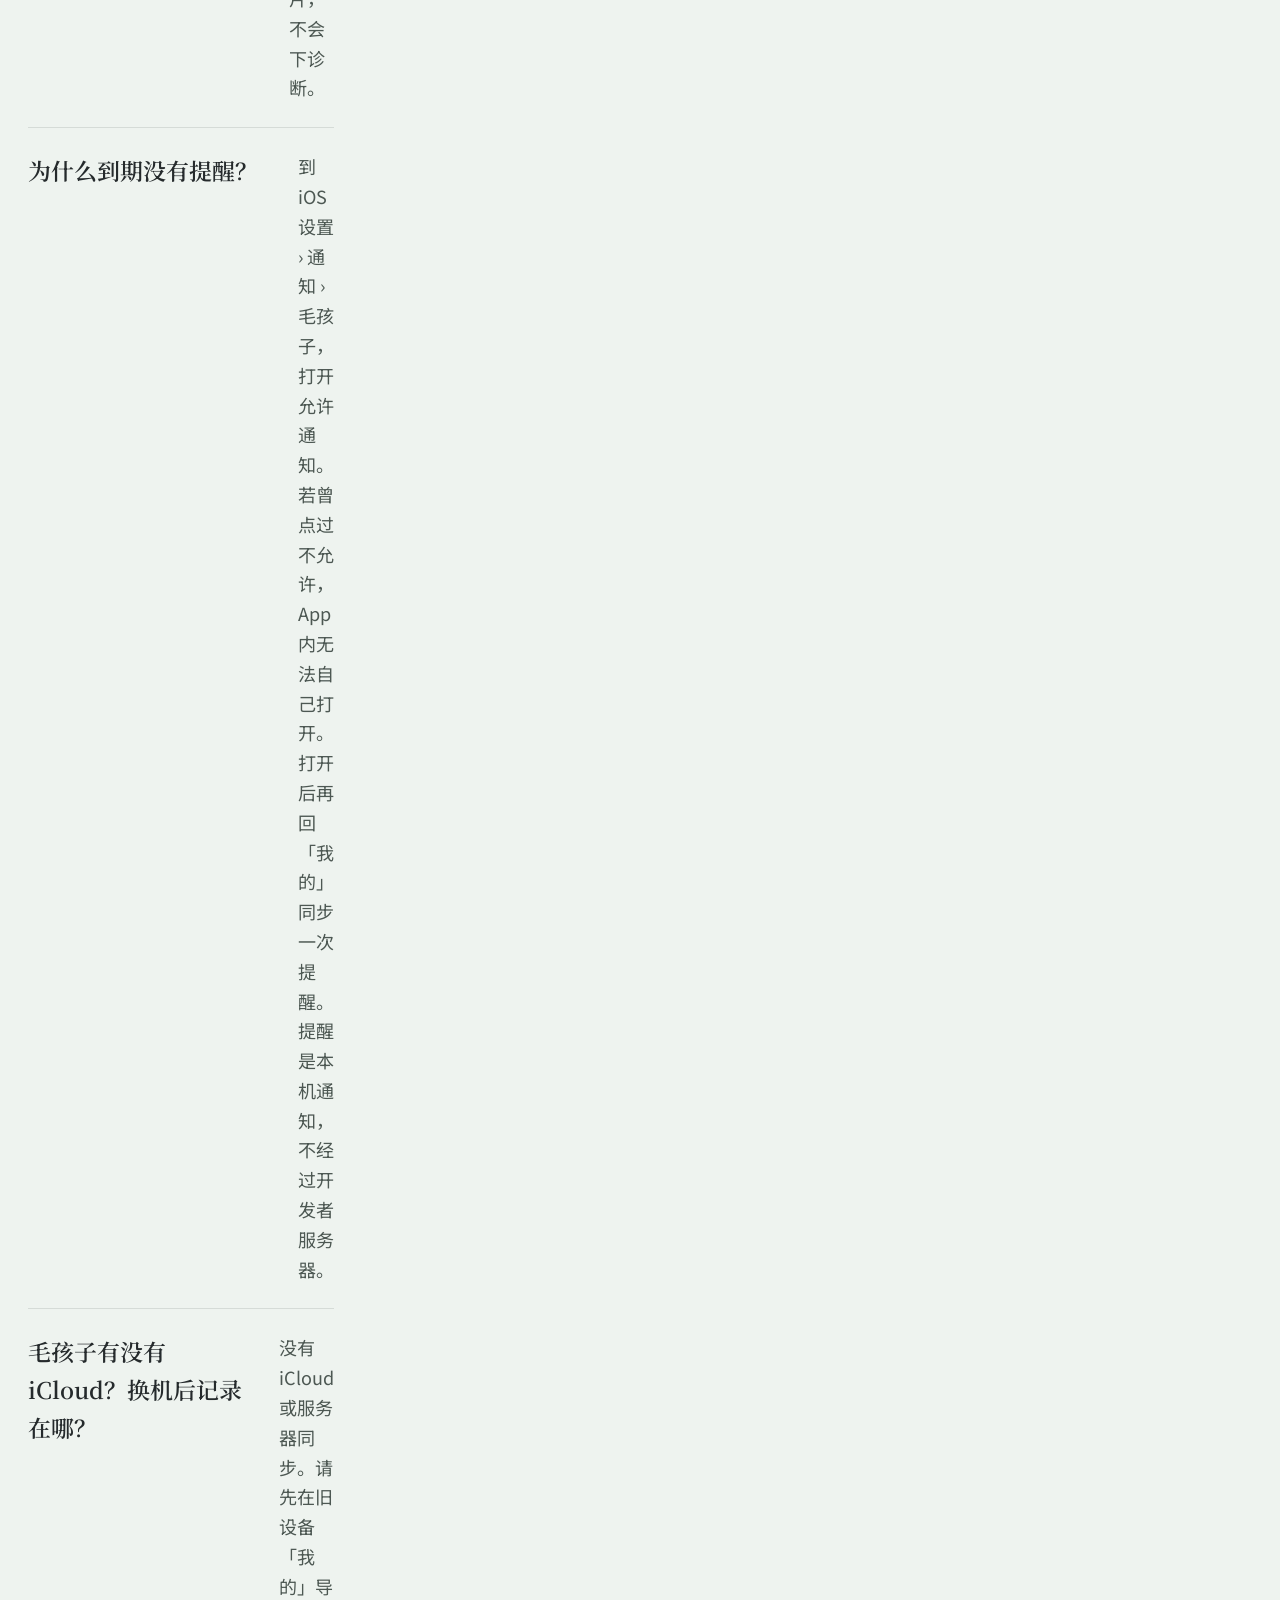
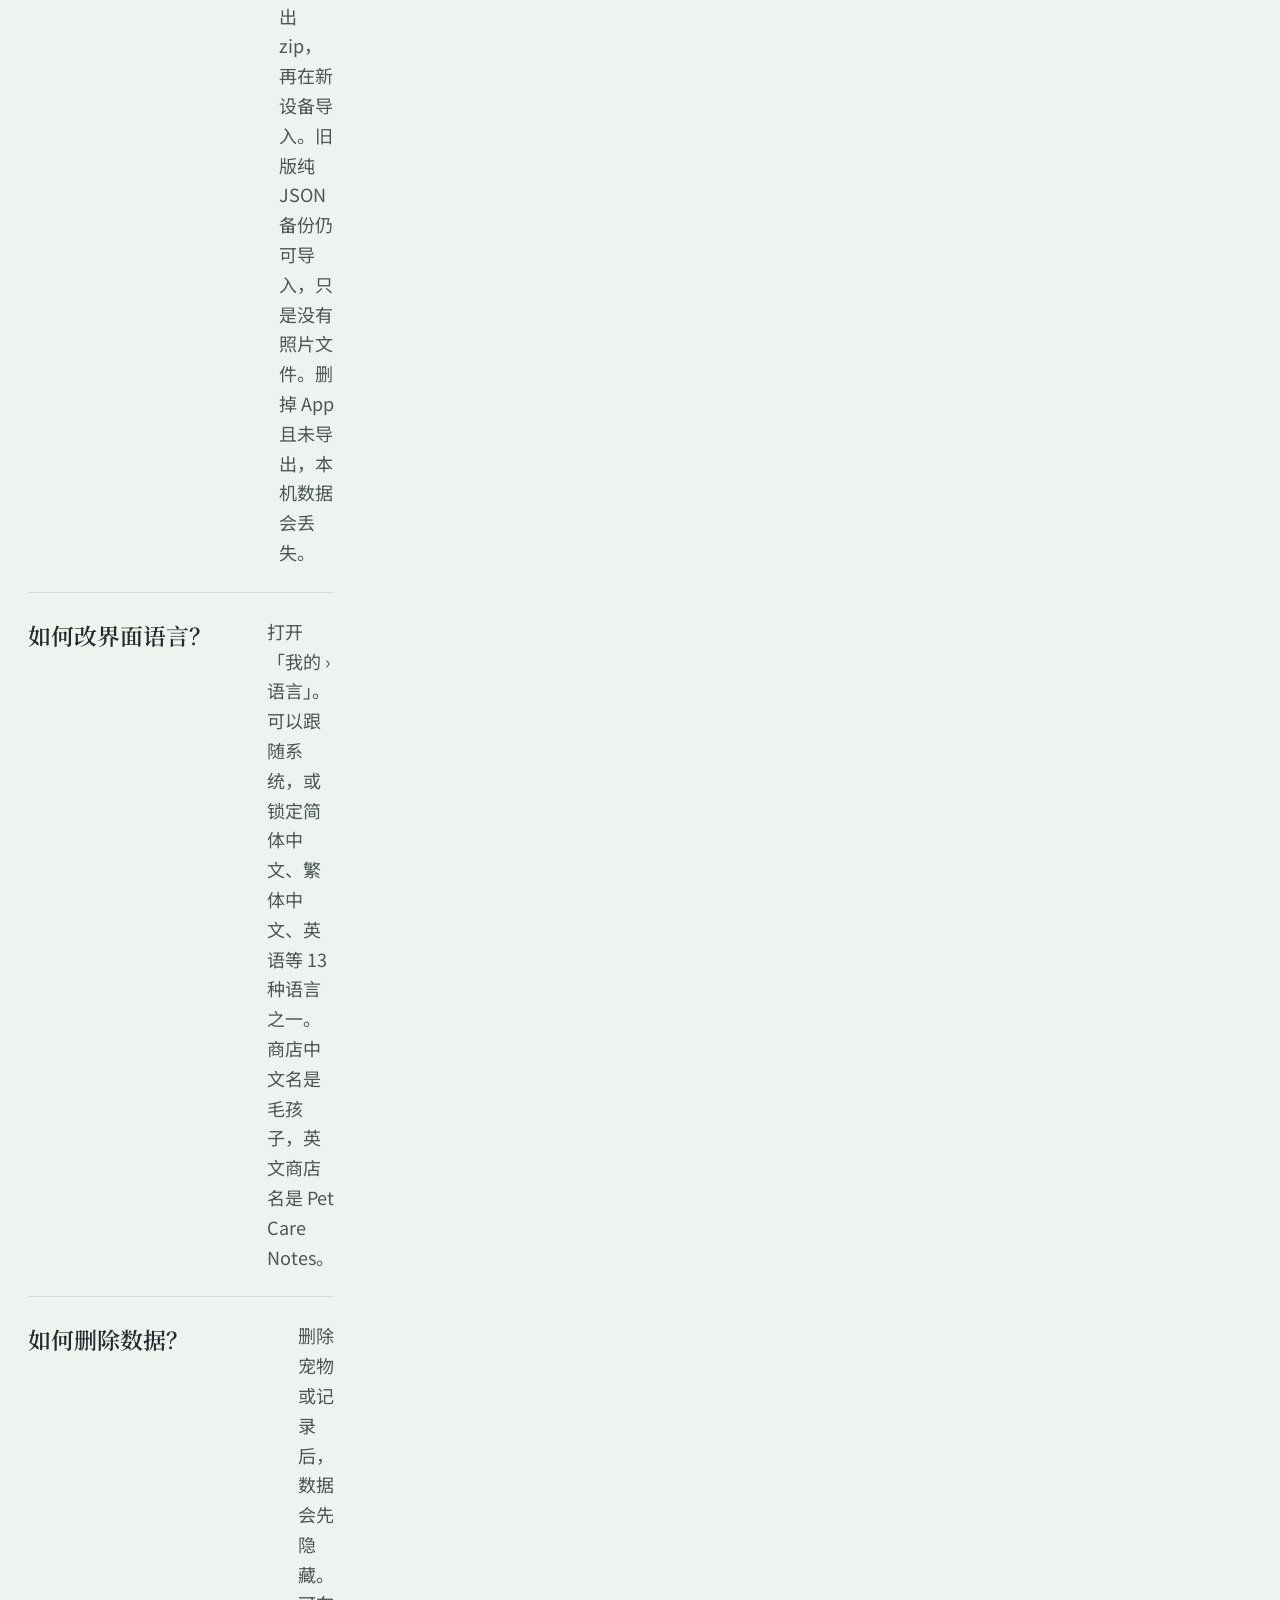
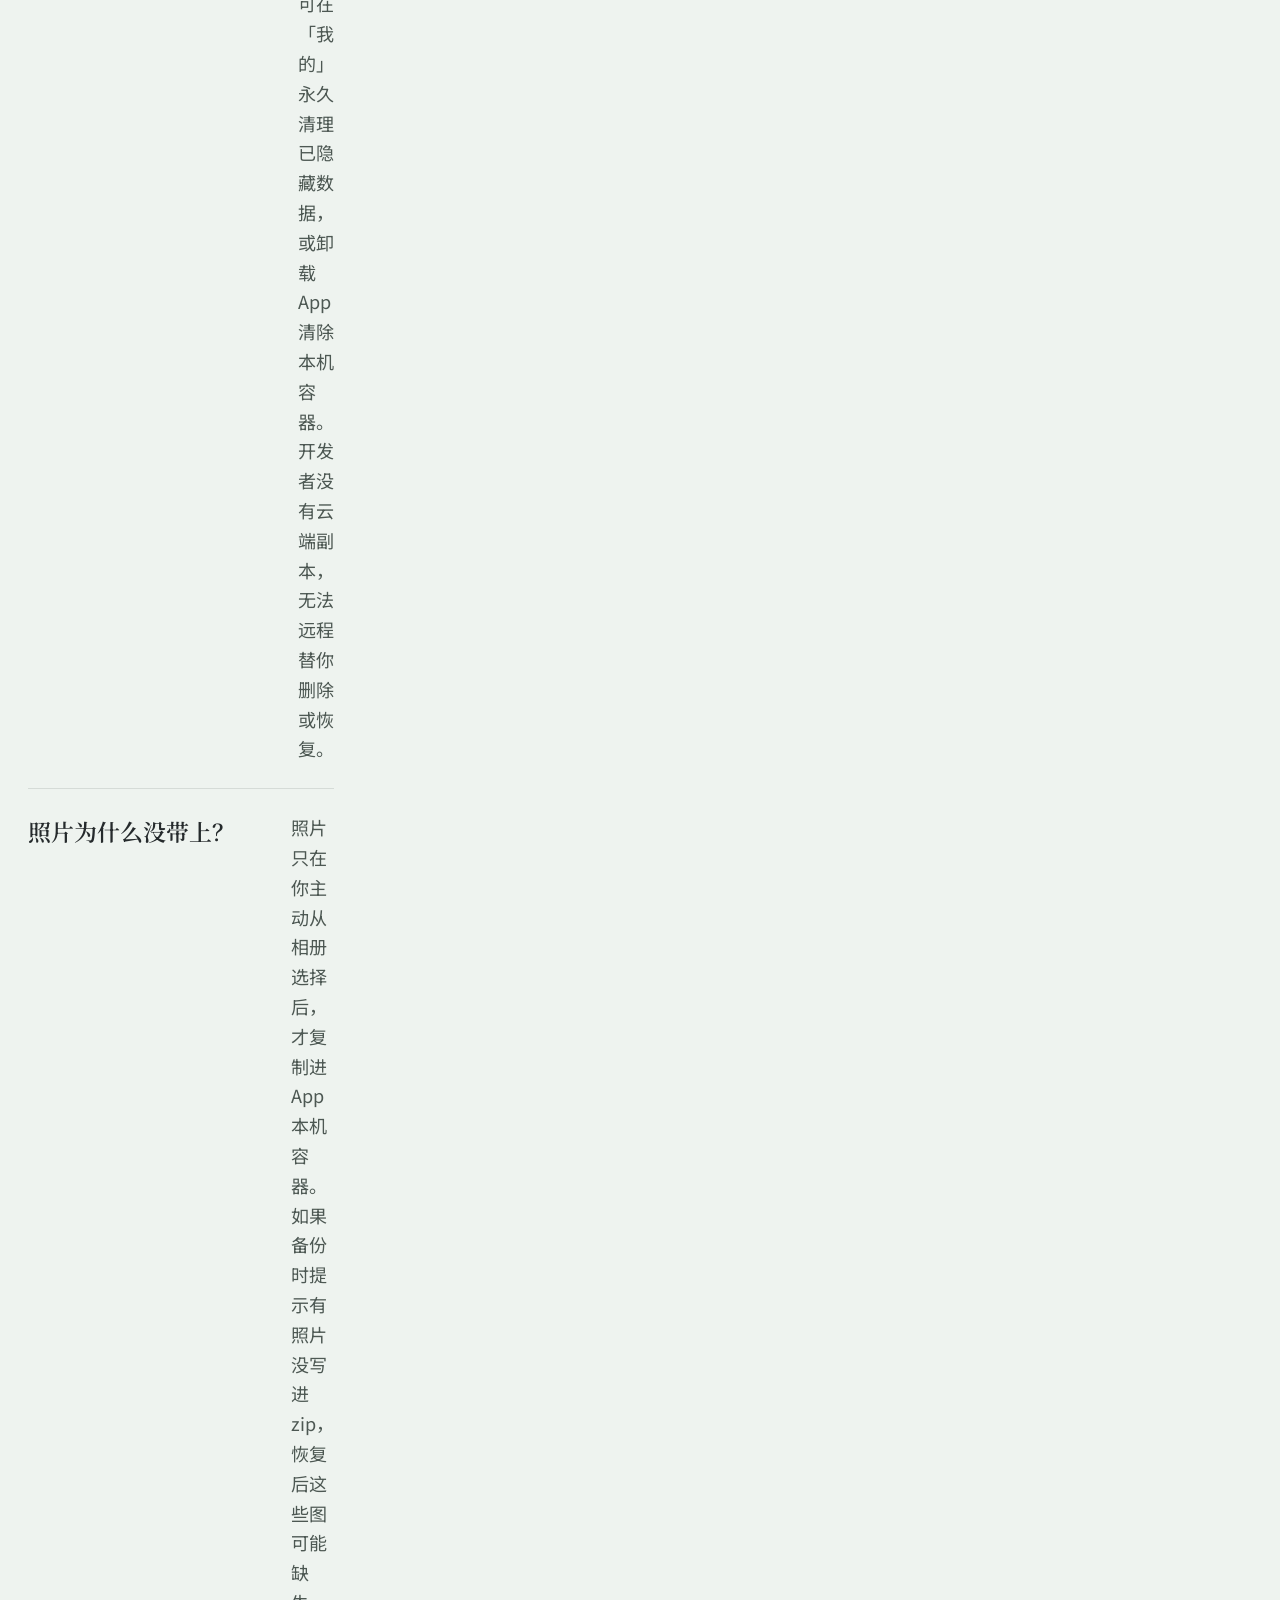
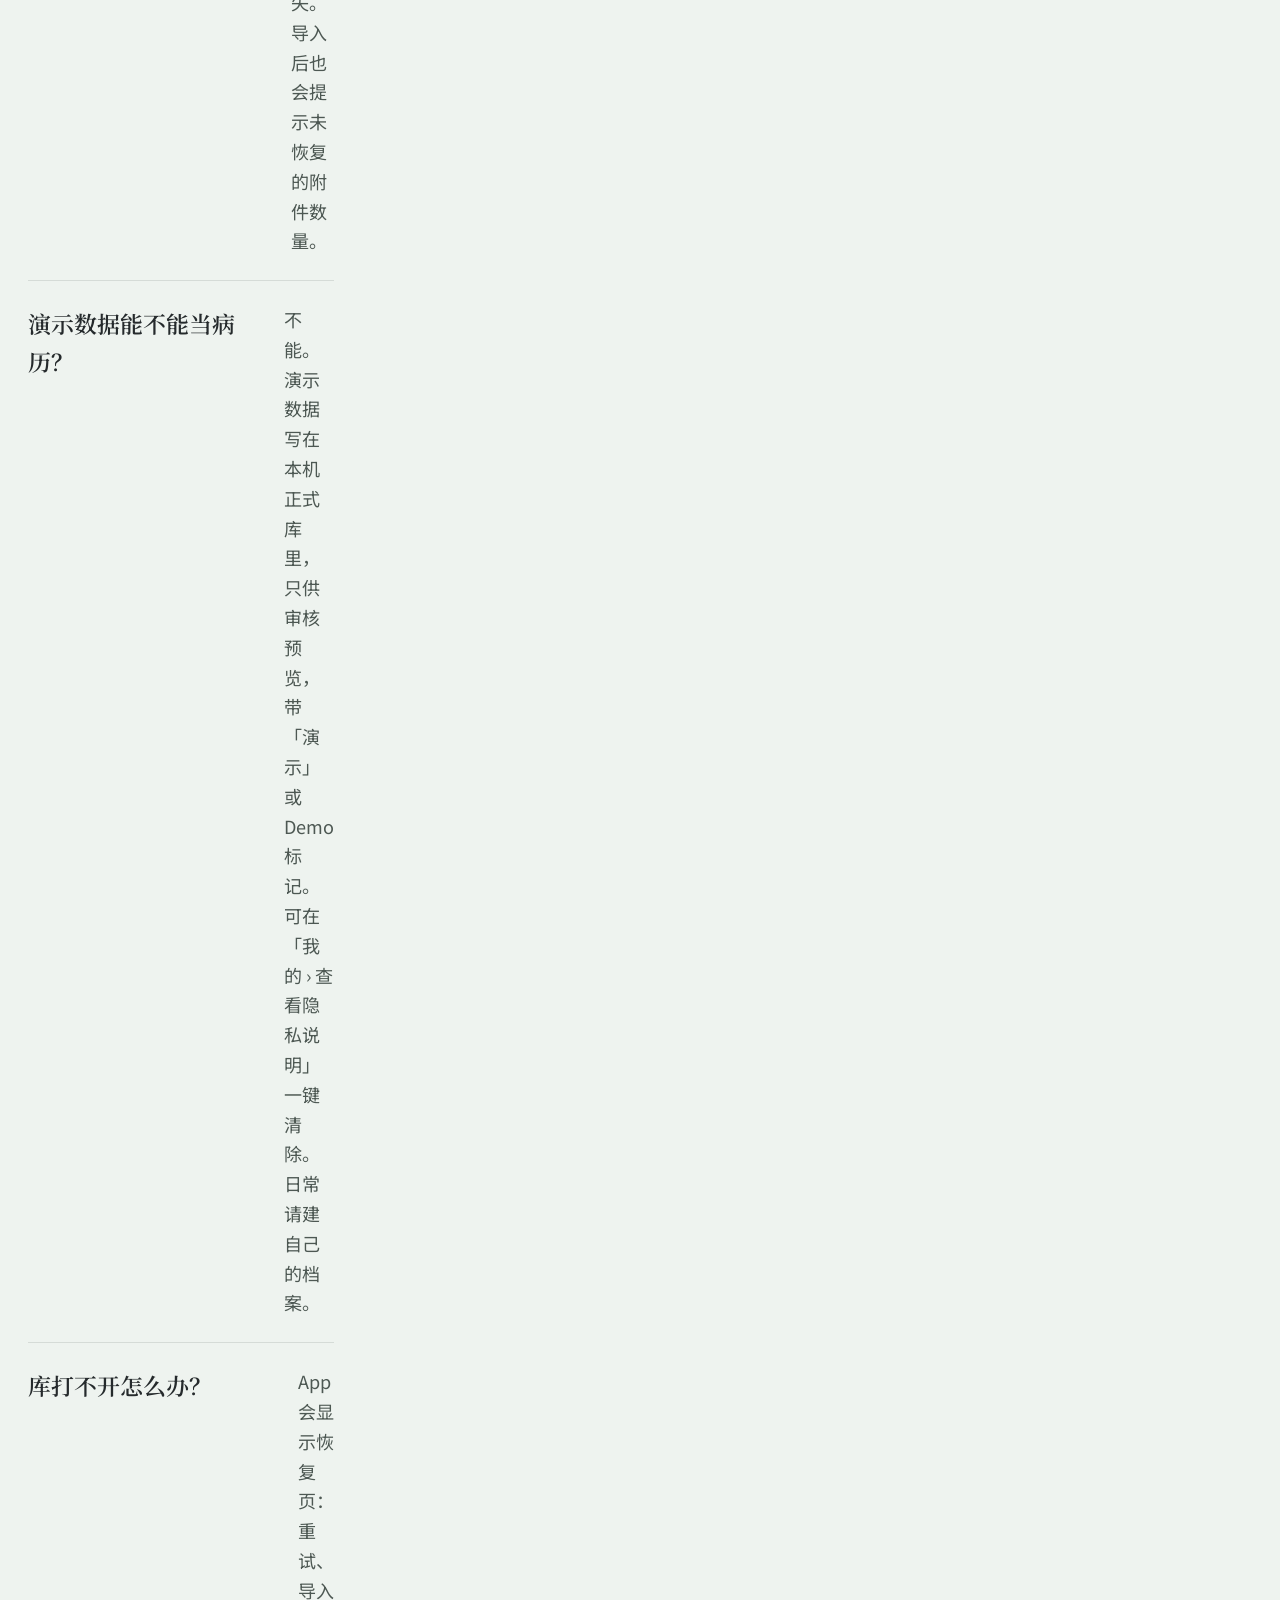
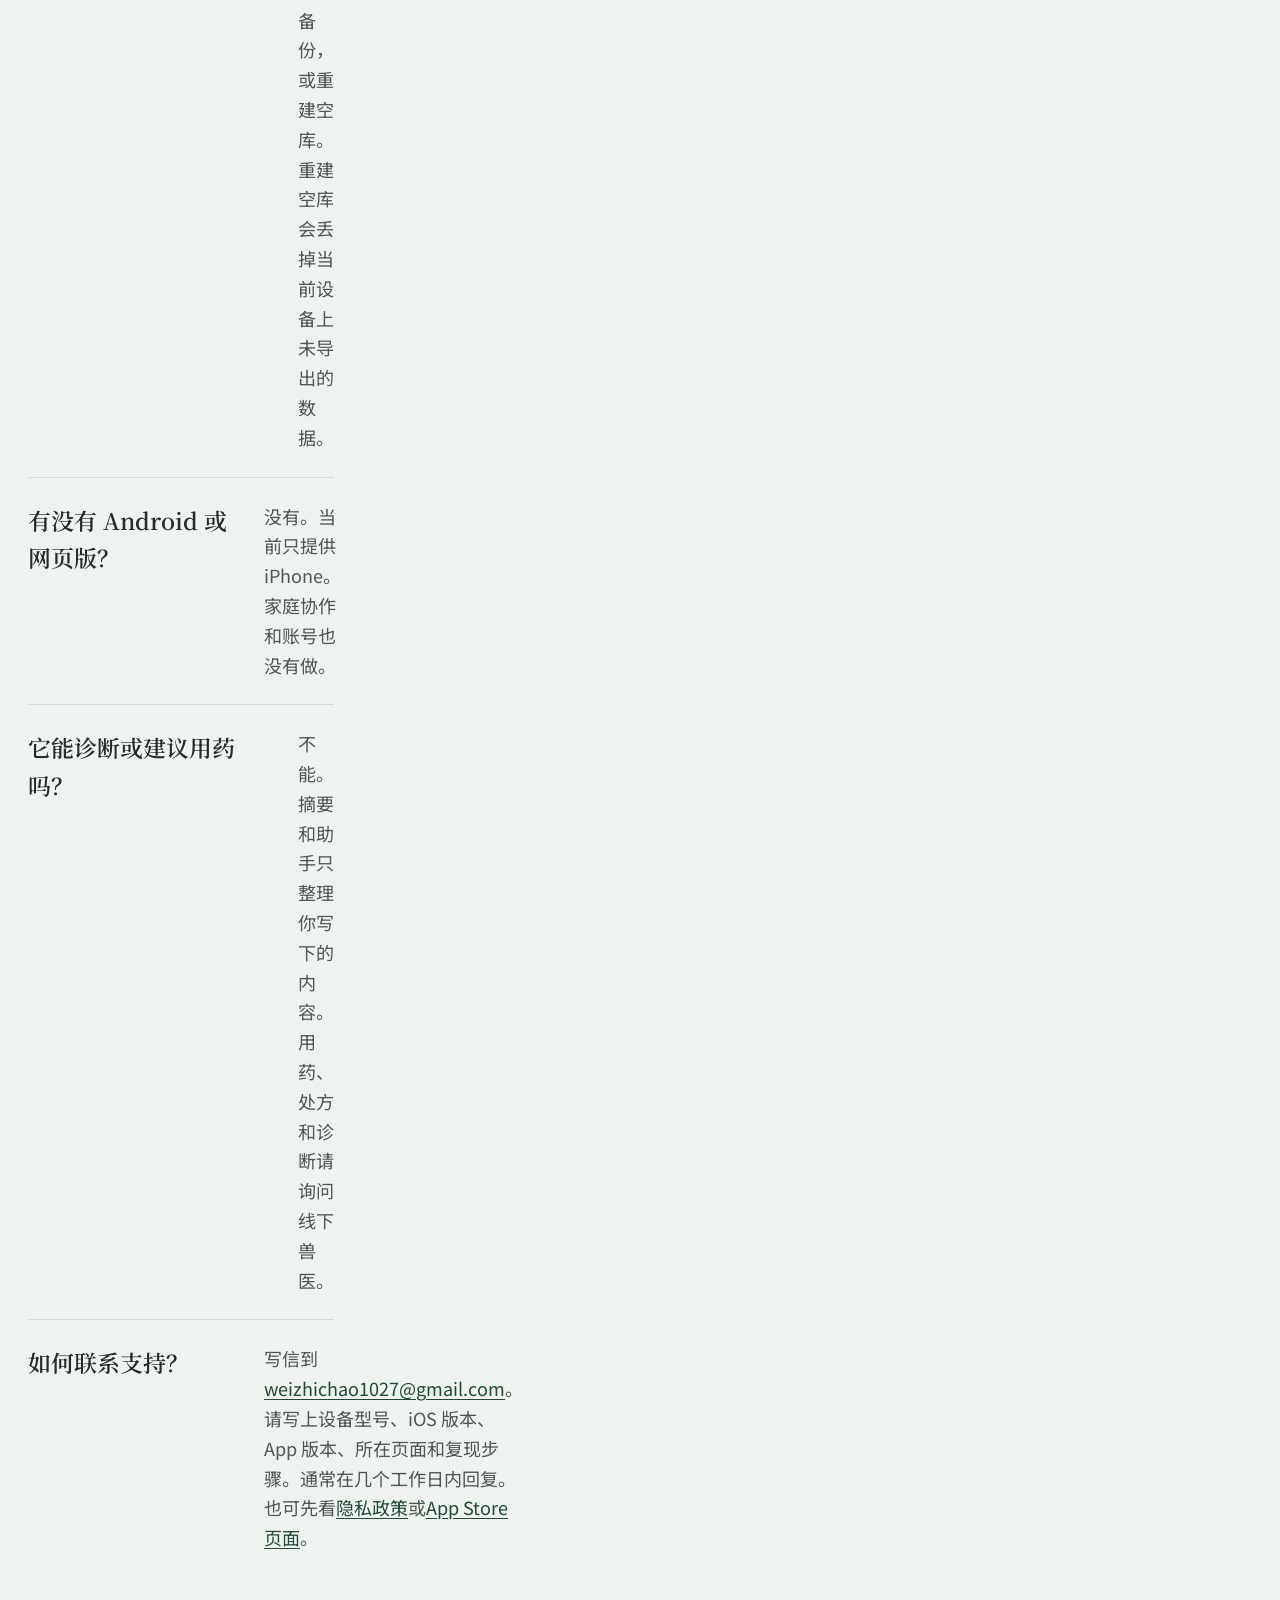
<file: support.html>
<!doctype html>
<html lang="zh-Hans">
<head>
  <meta charset="utf-8">
  <meta name="viewport" content="width=device-width, initial-scale=1">
  <title>毛孩子技术支持与常见问题｜安装、备份、换机与联系</title>
  <meta name="description" content="毛孩子已在 App Store 上架。本页说明如何安装更新、添加宠物、记录十类健康情况、生成就诊摘要、zip 备份换机、通知和删除数据。支持邮箱 weizhichao1027@gmail.com。">
  <meta name="author" content="Weizhichao Wei">
  <meta name="robots" content="index,follow,max-image-preview:large">
  <meta name="theme-color" content="#2f6a4c">
  <meta name="apple-itunes-app" content="app-id=6788202619">
  <link rel="canonical" href="https://weizhichao1027-collab.github.io/maoji-app-store-pages/support.html">
  <link rel="alternate" hreflang="zh-Hans" href="https://weizhichao1027-collab.github.io/maoji-app-store-pages/support.html">
  <link rel="alternate" hreflang="en" href="https://weizhichao1027-collab.github.io/maoji-app-store-pages/en/support.html">
  <link rel="alternate" hreflang="x-default" href="https://weizhichao1027-collab.github.io/maoji-app-store-pages/support.html">
  <link rel="alternate" type="text/plain" title="llms.txt" href="https://weizhichao1027-collab.github.io/maoji-app-store-pages/llms.txt">
  <link rel="author" href="mailto:weizhichao1027@gmail.com">
  <link rel="manifest" href="manifest.webmanifest">
  <meta property="og:type" content="website">
  <meta property="og:site_name" content="毛孩子">
  <meta property="og:locale" content="zh_CN">
  <meta property="og:locale:alternate" content="en_US">
  <meta property="og:title" content="毛孩子技术支持与常见问题">
  <meta property="og:description" content="安装、今日待办、十类记录、就诊摘要、zip 备份、通知和联系邮箱。">
  <meta property="og:url" content="https://weizhichao1027-collab.github.io/maoji-app-store-pages/support.html">
  <meta property="og:image" content="https://weizhichao1027-collab.github.io/maoji-app-store-pages/assets/og-image.png">
  <meta property="og:image:width" content="1200">
  <meta property="og:image:height" content="630">
  <meta property="og:image:alt" content="毛孩子 App 图标">
  <meta name="twitter:card" content="summary_large_image">
  <meta name="twitter:title" content="毛孩子技术支持与常见问题">
  <meta name="twitter:description" content="毛孩子使用说明、常见问题和联系方式。">
  <meta name="twitter:image" content="https://weizhichao1027-collab.github.io/maoji-app-store-pages/assets/og-image.png">
  <meta name="twitter:image:alt" content="毛孩子 App 图标">
  <link rel="icon" type="image/png" sizes="32x32" href="assets/favicon-32.png">
  <link rel="apple-touch-icon" href="assets/apple-touch-icon.png">
  <link rel="preconnect" href="https://fonts.googleapis.com">
  <link rel="preconnect" href="https://fonts.gstatic.com" crossorigin>
  <link href="https://fonts.googleapis.com/css2?family=Noto+Sans+SC:wght@400;500;600;700&family=Noto+Serif+SC:wght@500;600;700&display=swap" rel="stylesheet">
  <link rel="stylesheet" href="assets/site.css">
  <script type="application/ld+json">
  {
    "@context": "https://schema.org",
    "@graph": [
      {
        "@type": "WebPage",
        "@id": "https://weizhichao1027-collab.github.io/maoji-app-store-pages/support.html#webpage",
        "url": "https://weizhichao1027-collab.github.io/maoji-app-store-pages/support.html",
        "name": "毛孩子技术支持与常见问题",
        "inLanguage": "zh-Hans",
        "dateModified": "2026-09-18",
        "isPartOf": { "@id": "https://weizhichao1027-collab.github.io/maoji-app-store-pages/#website" },
        "about": { "@id": "https://weizhichao1027-collab.github.io/maoji-app-store-pages/#app" }
      },
      {
        "@type": "BreadcrumbList",
        "itemListElement": [
          { "@type": "ListItem", "position": 1, "name": "毛孩子", "item": "https://weizhichao1027-collab.github.io/maoji-app-store-pages/" },
          { "@type": "ListItem", "position": 2, "name": "技术支持", "item": "https://weizhichao1027-collab.github.io/maoji-app-store-pages/support.html" }
        ]
      },
      {
        "@type": "HowTo",
        "name": "用 zip 备份把毛孩子换到新 iPhone",
        "description": "毛孩子没有 iCloud 同步。换机前先在旧设备导出含照片的 zip，再在新设备导入。",
        "totalTime": "PT10M",
        "tool": [{ "@type": "HowToTool", "name": "两台 iPhone，均已安装毛孩子 1.1" }],
        "step": [
          { "@type": "HowToStep", "name": "在旧设备导出", "text": "打开毛孩子 › 我的 › 导出完整备份，保存 zip 到文件、电脑或你自己的云盘。" },
          { "@type": "HowToStep", "name": "传到新设备", "text": "用隔空投送、线缆或你自己的云盘，把 zip 放到新 iPhone 能打开的位置。" },
          { "@type": "HowToStep", "name": "在新设备导入", "text": "打开毛孩子 › 我的 › 导入备份，选择该 zip。同 ID 的宠物会合并更新。" }
        ]
      },
      {
        "@type": "FAQPage",
        "mainEntity": [
          {
            "@type": "Question",
            "name": "毛孩子在哪里下载？",
            "acceptedAnswer": { "@type": "Answer", "text": "毛孩子现已在 App Store 上架。在 iPhone 打开 App Store，搜索「毛孩子」或「Pet Care Notes」，或打开 https://apps.apple.com/app/id6788202619。App 免费，仅适用于 iPhone，需要 iOS 17 或更高版本。" }
          },
          {
            "@type": "Question",
            "name": "如何更新毛孩子？",
            "acceptedAnswer": { "@type": "Answer", "text": "在 iPhone 的 App Store 打开毛孩子页面，或到 App Store 的更新列表，点「更新」。当前商店版本是 1.1。" }
          },
          {
            "@type": "Question",
            "name": "如何添加一只宠物？",
            "acceptedAnswer": { "@type": "Answer", "text": "打开毛孩子，进入「宠物」。如果还没有档案，点「添加宠物」；已有档案时点右上角加号。填写名字并选择猫或狗后保存，App 会按类型生成常用照顾待办。" }
          },
          {
            "@type": "Question",
            "name": "今日待办和打卡怎么用？",
            "acceptedAnswer": { "@type": "Answer", "text": "打开 App 先看「今日」。照顾舱、四项打卡（食欲、饮水、便便、精神）和待办都在这里。做完喂食或事项后点完成。待办也可以点进去改期。疫苗、驱虫、体检到期也会显示在今日。" }
          },
          {
            "@type": "Question",
            "name": "健康记录有哪些类型？",
            "acceptedAnswer": { "@type": "Answer", "text": "十类：食欲、饮水、便便、尿尿、呕吐、精神、体重、异常、用药、备注。记录可以点进详情或编辑。体重筛选旁有趋势入口。" }
          },
          {
            "@type": "Question",
            "name": "就诊摘要怎么生成？",
            "acceptedAnswer": { "@type": "Answer", "text": "先有宠物和记录，再打开「摘要」，选择 7、14 或 30 天生成。摘要只整理你已经写下的内容，可导出 PDF 或图片，不会下诊断。" }
          },
          {
            "@type": "Question",
            "name": "毛孩子有没有 iCloud 或云同步？",
            "acceptedAnswer": { "@type": "Answer", "text": "没有。毛孩子不提供 iCloud、CloudKit 或开发者服务器同步。换机请先在旧设备「我的」导出含照片的 zip，再在新设备导入。删掉 App 且未导出，本机数据会丢失。" }
          },
          {
            "@type": "Question",
            "name": "为什么到期没有提醒？",
            "acceptedAnswer": { "@type": "Answer", "text": "到 iOS 设置 › 通知 › 毛孩子，打开允许通知。若曾点过不允许，App 无法自己打开。打开后再回「我的」同步一次提醒。提醒是本机通知，不经过开发者服务器。" }
          },
          {
            "@type": "Question",
            "name": "如何删除毛孩子里的数据？",
            "acceptedAnswer": { "@type": "Answer", "text": "删除宠物或记录后，数据会先隐藏。可在「我的」永久清理已隐藏数据，或卸载 App 清除本机容器。开发者没有云端副本，无法远程替你删除或恢复。" }
          },
          {
            "@type": "Question",
            "name": "毛孩子能诊断或建议用药吗？",
            "acceptedAnswer": { "@type": "Answer", "text": "不能。摘要和照顾助手只整理你写下的内容，不提供诊断、处方或剂量建议。用药和诊断请询问线下兽医。" }
          },
          {
            "@type": "Question",
            "name": "库打不开怎么办？",
            "acceptedAnswer": { "@type": "Answer", "text": "如果本机库打不开，App 会显示恢复页：可以重试、导入备份，或重建空库。重建空库会丢掉当前设备上未导出的数据。" }
          },
          {
            "@type": "Question",
            "name": "如何联系毛孩子支持？",
            "acceptedAnswer": { "@type": "Answer", "text": "写信到 weizhichao1027@gmail.com。请写上设备型号、iOS 版本、App 版本、所在页面和复现步骤。支持由开发者卫智超本人回复，通常在几个工作日内。" }
          }
        ]
      }
    ]
  }
  </script>
</head>
<body>
  <div class="page">
    <a class="skip" href="#main">跳到正文</a>
    <header class="site-header">
      <div class="wrap">
        <a class="brand" href="./">
          <img src="assets/app-icon.png" width="36" height="36" alt="毛孩子 App 图标">
          <span class="brand-name">毛孩子</span>
        </a>
        <nav class="nav" aria-label="主导航">
          <a href="./">产品</a>
          <a href="support.html" aria-current="page">支持</a>
          <a href="privacy-policy.html">隐私</a>
        </nav>
        <a class="header-store" href="https://apps.apple.com/app/id6788202619">App Store</a>
        <span class="lang-toggle" role="group" aria-label="语言">
          <a href="support.html" hreflang="zh-Hans" lang="zh-Hans" aria-current="true">中文</a>
          <a href="en/support.html" hreflang="en" lang="en">EN</a>
        </span>
      </div>
    </header>

    <main id="main">
      <header class="page-hero">
        <div class="wrap">
          <nav class="crumbs" aria-label="面包屑">
            <ol>
              <li><a href="./">毛孩子</a></li>
              <li aria-current="page">技术支持</li>
            </ol>
          </nav>
          <p class="live-badge"><span class="live-dot" aria-hidden="true"></span>现已上架 · 版本 1.1</p>
          <p class="kicker">技术支持</p>
          <h1>怎么用，出了问题怎么办</h1>
          <p>毛孩子是已在 App Store 上架的 iPhone 宠物照顾应用。没有账号系统。支持由开发者卫智超本人回复，邮箱是 weizhichao1027@gmail.com。通常在几个工作日内回复。</p>
        </div>
      </header>

      <section class="contact-box">
        <div class="wrap">
          <a class="btn btn-solid" href="mailto:weizhichao1027@gmail.com?subject=%E6%AF%9B%E5%AD%A9%E5%AD%90%20App%20%E6%84%8F%E8%A7%81%E5%8F%8D%E9%A6%88">写信给支持</a>
          <a class="btn btn-line" href="https://apps.apple.com/app/id6788202619">打开 App Store 页面</a>
          <p>反馈时请写上设备型号、iOS 版本、App 版本、所在页面和复现步骤。</p>
        </div>
      </section>

      <section class="how">
        <div class="wrap">
          <ul class="how-toc">
            <li><a href="#install">安装</a></li>
            <li><a href="#pet">宠物</a></li>
            <li><a href="#today">今日</a></li>
            <li><a href="#records">记录</a></li>
            <li><a href="#medical">医疗</a></li>
            <li><a href="#summary">摘要</a></li>
            <li><a href="#care">照看</a></li>
            <li><a href="#me">我的</a></li>
            <li><a href="#helper">助手</a></li>
            <li><a href="#recover">恢复</a></li>
            <li><a href="#faq">问答</a></li>
          </ul>

          <article id="install">
            <h2>从 App Store 安装或更新</h2>
            <p>在 iPhone 打开 App Store，搜索「毛孩子」或「Pet Care Notes」，或使用<a href="https://apps.apple.com/app/id6788202619">这条 App Store 链接</a>。App 免费，需要 iOS 17 或更高版本，仅适配 iPhone。更新也在 App Store 完成。当前商店版本是 1.1。</p>
          </article>
          <article id="pet">
            <h2>添加宠物</h2>
            <p>打开「宠物」。没有档案时点「添加宠物」；已有档案时点右上角加号。填写名字并选择猫或狗后保存。系统会按类型生成常用照顾计划（疫苗、驱虫、称重、年度体检；猫砂盆 / 狗洗护）。过敏、慢病、常用药、喂食偏好、照顾备注、芯片号、保险和常用医院写在同一只宠物下面。头像和附件只从相册选择，相机会保持关闭。</p>
          </article>
          <article id="today">
            <h2>今日</h2>
            <p>打开 App 后，先看照顾舱、今日打卡和待办。完成喂食或事项后点完成。待办也可以点进去改期。疫苗、驱虫、体检到期会显示在这里。需要本地提醒时，在「我的」打开通知权限。未开通知时，App 不会每次冷启动都打断你。</p>
          </article>
          <article id="records">
            <h2>记录</h2>
            <p>十类：食欲、饮水、便便、尿尿、呕吐、精神、体重、异常、用药、备注。用预设值快填，可改时间、加备注、从相册附照片。时间线可按全部 / 异常 / 体重 / 照片筛选，点进详情或编辑。体重筛选旁有趋势入口。时间线是给自己和医生看的事实，不是诊断。</p>
          </article>
          <article id="medical">
            <h2>医疗记录</h2>
            <p>类型：疫苗、驱虫、体检、手术、用药、过敏、病史、其他。字段包括标题、详情、发生日和下次到期。可从相册附照片。到期事项会回到今日。这不是独立的化验单管理系统。</p>
          </article>
          <article id="summary">
            <h2>摘要</h2>
            <p>就诊前生成 7、14 或 30 天摘要。它聚合档案、过敏、慢病、用药、记录概览、体重变化、时间线、医疗和已完成事项，不会下诊断。可以导出 PDF 或图片，发给家人或带到医院。</p>
          </article>
          <article id="care">
            <h2>临时照看</h2>
            <p>在宠物页打开临时照看清单，只包含这一只宠物的过敏、慢病、常用药、喂食、备注、未完成事项，以及不要自行换药或改剂量的边界说明。可分享文本或 PDF。对方不需要安装或登录。</p>
          </article>
          <article id="me">
            <h2>我的：备份、语言、删除</h2>
            <ul>
              <li>完整备份是 zip（backup.json 加 files/ 里的照片）。请自己存到文件或电脑。没有 iCloud 或云同步。删掉 App 且未导出，数据会丢。</li>
              <li>文本导出只有健康记录文字，不含照片文件。</li>
              <li>界面语言可跟随系统，或在「我的」指定 13 种语言之一。阿拉伯语为从右到左。</li>
              <li>删除宠物或记录后，数据会先隐藏。可在「我的」永久清理，或恢复前再确认。</li>
              <li>演示数据在「我的 › 查看隐私说明」底部，带「演示」标记，只供审核预览，可一键清除。</li>
            </ul>
          </article>
          <article id="helper">
            <h2>照顾助手</h2>
            <p>助手在本机用关键词整理你写的观察，生成风险等级、建议动作、观察点和就医准备。它不联网、不调用外部模型，不是线上问诊，不会给出处方或剂量。结果可存成异常记录。</p>
          </article>
          <article id="recover">
            <h2>本机库打不开</h2>
            <p>如果启动时本机库打不开，会看到恢复页：重试、导入备份，或重建空库。重建空库会清空当前设备上未导出的内容。换机请走 zip 备份，不要指望 iCloud。</p>
          </article>
        </div>
      </section>

      <section class="qa" id="faq">
        <div class="wrap">
          <h2>常见问题</h2>
          <p class="faq-lead">下面每条都先回答结论，方便直接引用。</p>
          <dl>
            <div>
              <dt>毛孩子在哪里下载？</dt>
              <dd>毛孩子现已在 App Store 上架。在 iPhone 打开 App Store，搜索「毛孩子」或「Pet Care Notes」，或打开 <a href="https://apps.apple.com/app/id6788202619">https://apps.apple.com/app/id6788202619</a>。App 免费，仅适用于 iPhone，需要 iOS 17 或更高版本。</dd>
            </div>
            <div>
              <dt>如何更新毛孩子？</dt>
              <dd>在 iPhone 的 App Store 打开毛孩子页面，或到 App Store 的更新列表，点「更新」。当前商店版本是 1.1。</dd>
            </div>
            <div>
              <dt>如何添加一只宠物？</dt>
              <dd>打开毛孩子，进入「宠物」。如果还没有档案，点「添加宠物」；已有档案时点右上角加号。填写名字并选择猫或狗后保存，App 会按类型生成常用照顾待办。</dd>
            </div>
            <div>
              <dt>今日待办和打卡怎么用？</dt>
              <dd>打开 App 先看「今日」。照顾舱、四项打卡（食欲、饮水、便便、精神）和待办都在这里。做完喂食或事项后点完成。待办也可以点进去改期。疫苗、驱虫、体检到期也会显示在今日。</dd>
            </div>
            <div>
              <dt>健康记录有哪些类型？</dt>
              <dd>十类：食欲、饮水、便便、尿尿、呕吐、精神、体重、异常、用药、备注。记录可以点进详情或编辑。体重筛选旁有趋势入口。</dd>
            </div>
            <div>
              <dt>就诊摘要怎么生成？</dt>
              <dd>先有宠物和记录，再打开「摘要」，选择 7、14 或 30 天生成。摘要只整理你已经写下的内容，可导出 PDF 或图片，不会下诊断。</dd>
            </div>
            <div>
              <dt>为什么到期没有提醒？</dt>
              <dd>到 iOS 设置 › 通知 › 毛孩子，打开允许通知。若曾点过不允许，App 内无法自己打开。打开后再回「我的」同步一次提醒。提醒是本机通知，不经过开发者服务器。</dd>
            </div>
            <div>
              <dt>毛孩子有没有 iCloud？换机后记录在哪？</dt>
              <dd>没有 iCloud 或服务器同步。请先在旧设备「我的」导出 zip，再在新设备导入。旧版纯 JSON 备份仍可导入，只是没有照片文件。删掉 App 且未导出，本机数据会丢失。</dd>
            </div>
            <div>
              <dt>如何改界面语言？</dt>
              <dd>打开「我的 › 语言」。可以跟随系统，或锁定简体中文、繁体中文、英语等 13 种语言之一。商店中文名是毛孩子，英文商店名是 Pet Care Notes。</dd>
            </div>
            <div>
              <dt>如何删除数据？</dt>
              <dd>删除宠物或记录后，数据会先隐藏。可在「我的」永久清理已隐藏数据，或卸载 App 清除本机容器。开发者没有云端副本，无法远程替你删除或恢复。</dd>
            </div>
            <div>
              <dt>照片为什么没带上？</dt>
              <dd>照片只在你主动从相册选择后，才复制进 App 本机容器。如果备份时提示有照片没写进 zip，恢复后这些图可能缺失。导入后也会提示未恢复的附件数量。</dd>
            </div>
            <div>
              <dt>演示数据能不能当病历？</dt>
              <dd>不能。演示数据写在本机正式库里，只供审核预览，带「演示」或 Demo 标记。可在「我的 › 查看隐私说明」一键清除。日常请建自己的档案。</dd>
            </div>
            <div>
              <dt>库打不开怎么办？</dt>
              <dd>App 会显示恢复页：重试、导入备份，或重建空库。重建空库会丢掉当前设备上未导出的数据。</dd>
            </div>
            <div>
              <dt>有没有 Android 或网页版？</dt>
              <dd>没有。当前只提供 iPhone。家庭协作和账号也没有做。</dd>
            </div>
            <div>
              <dt>它能诊断或建议用药吗？</dt>
              <dd>不能。摘要和助手只整理你写下的内容。用药、处方和诊断请询问线下兽医。</dd>
            </div>
            <div>
              <dt>如何联系支持？</dt>
              <dd>写信到 <a href="mailto:weizhichao1027@gmail.com">weizhichao1027@gmail.com</a>。请写上设备型号、iOS 版本、App 版本、所在页面和复现步骤。通常在几个工作日内回复。也可先看<a href="privacy-policy.html">隐私政策</a>或<a href="https://apps.apple.com/app/id6788202619">App Store 页面</a>。</dd>
            </div>
          </dl>
        </div>
      </section>

      <section class="boundary">
        <div class="wrap">
          <div class="notice">
            <h2>紧急情况不要等 App</h2>
            <p>呼吸困难、抽搐、尿闭、误食、中毒、大量出血、持续呕吐：请尽快联系线下宠物医院或急诊。毛孩子不能替代兽医。</p>
          </div>
        </div>
      </section>
    </main>

    <footer class="site-footer">
      <div class="wrap">
        <div>
          <p>毛孩子技术支持 · 仅 iOS · 卫智超 · 上海</p>
          <p>weizhichao1027@gmail.com · 页面更新 2026-09-18</p>
        </div>
        <div class="footer-links">
          <a href="./">产品首页</a>
          <a href="https://apps.apple.com/app/id6788202619">App Store</a>
          <a href="privacy-policy.html">隐私政策</a>
          <a href="mailto:weizhichao1027@gmail.com">邮件联系</a>
        </div>
      </div>
    </footer>
  </div>
  <script src="assets/site.js"></script>
</body>
</html>
</file>
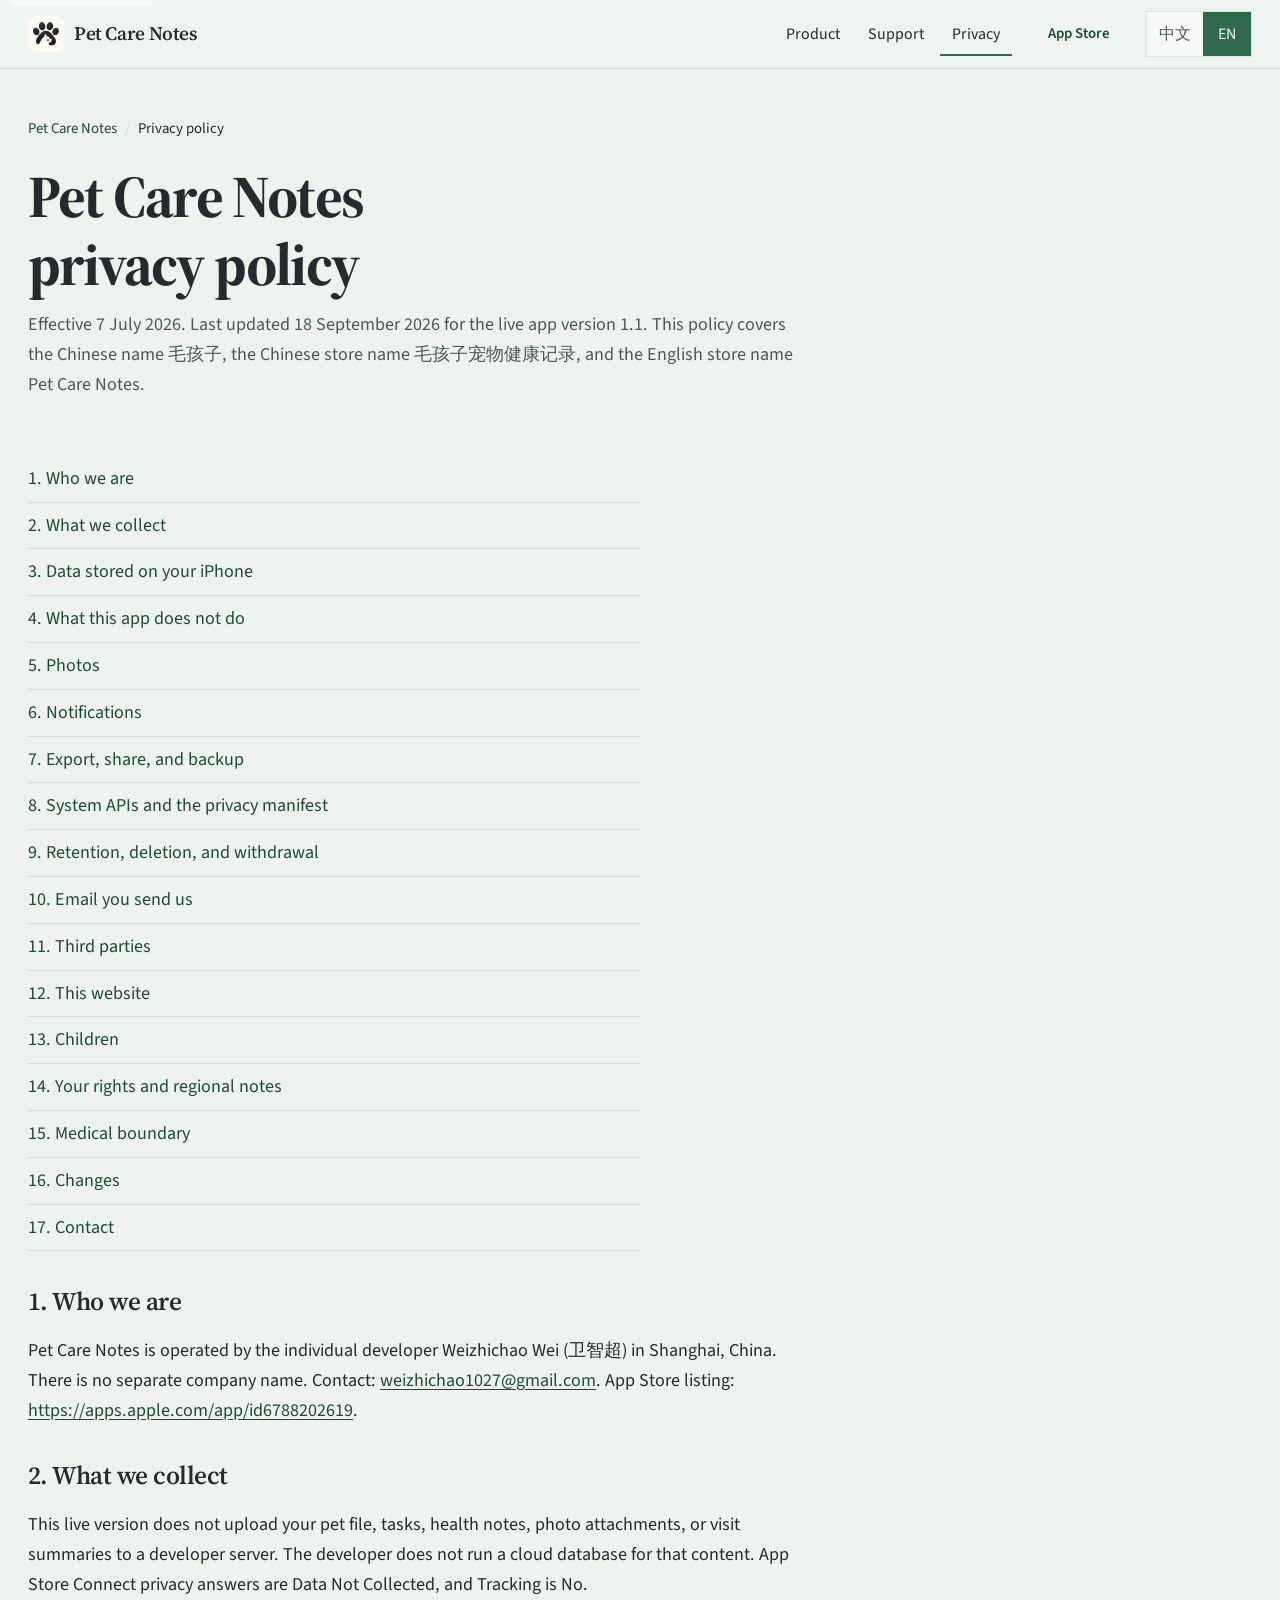
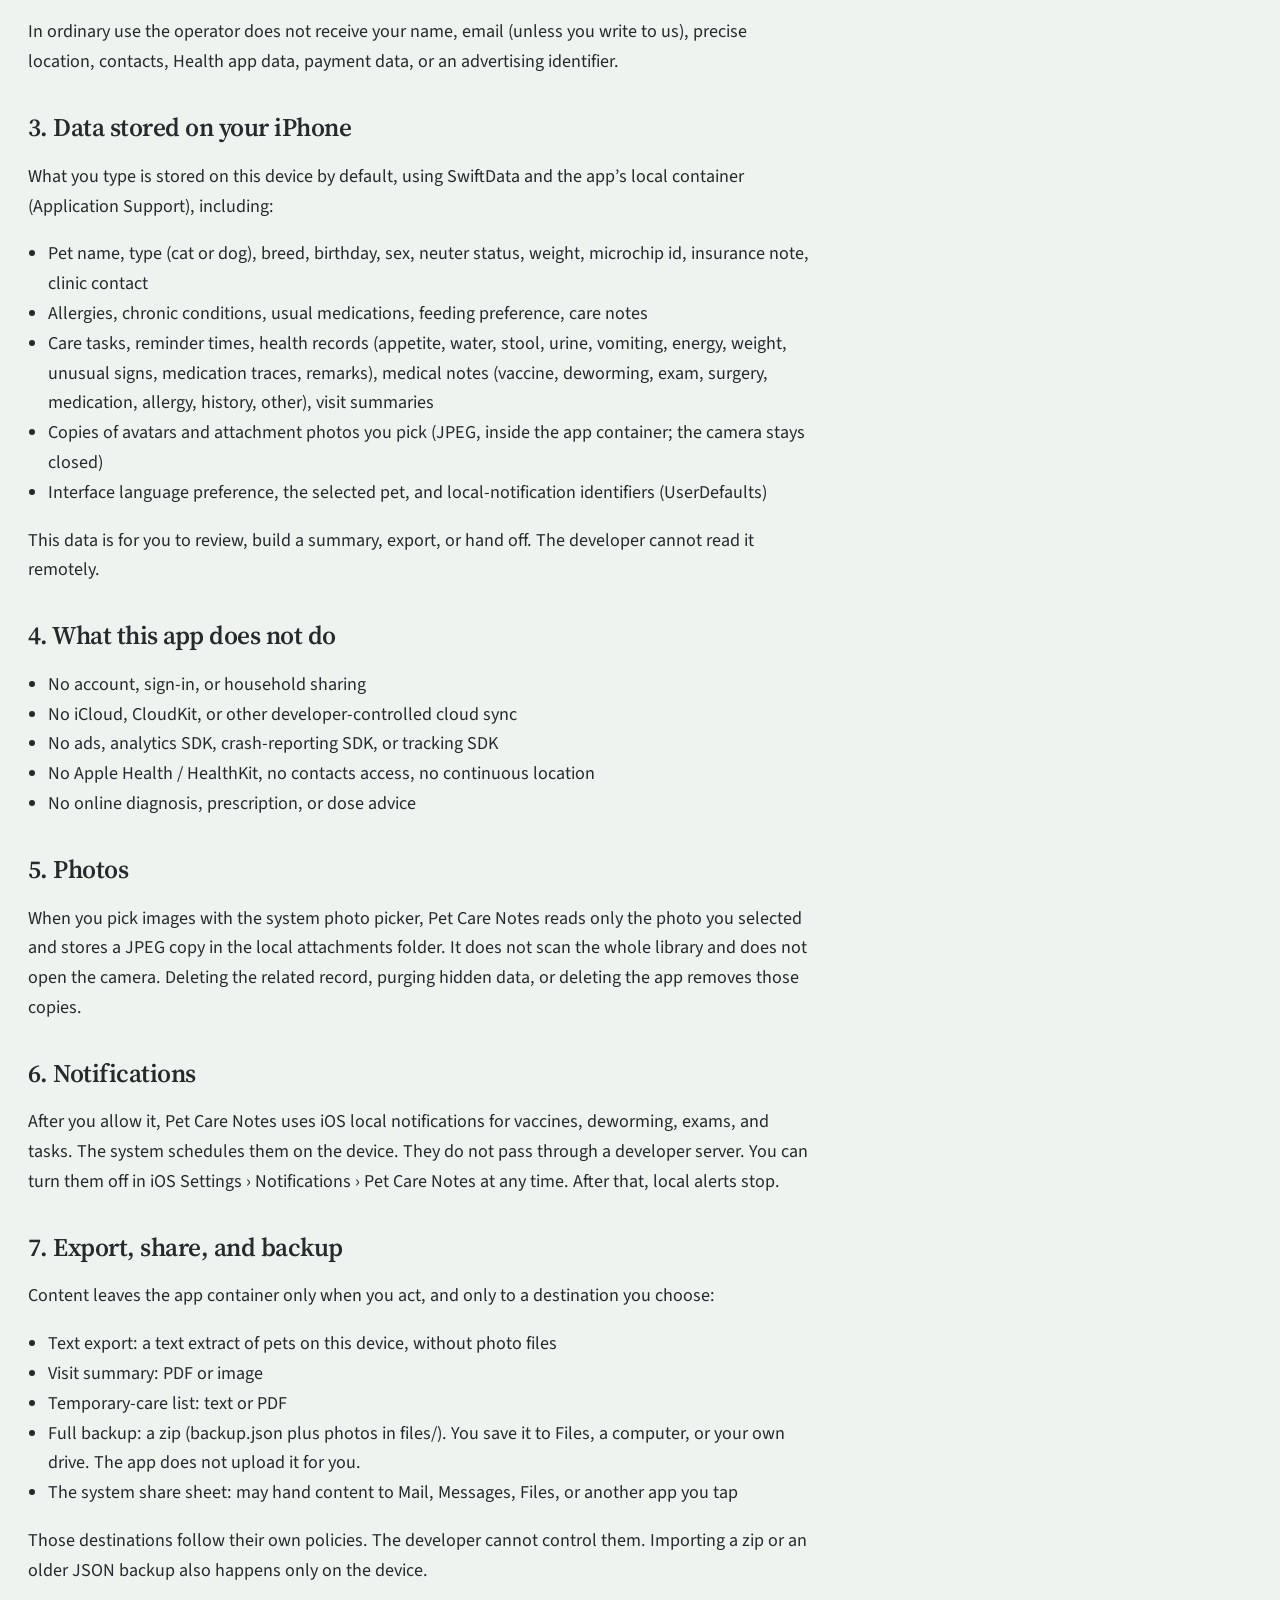
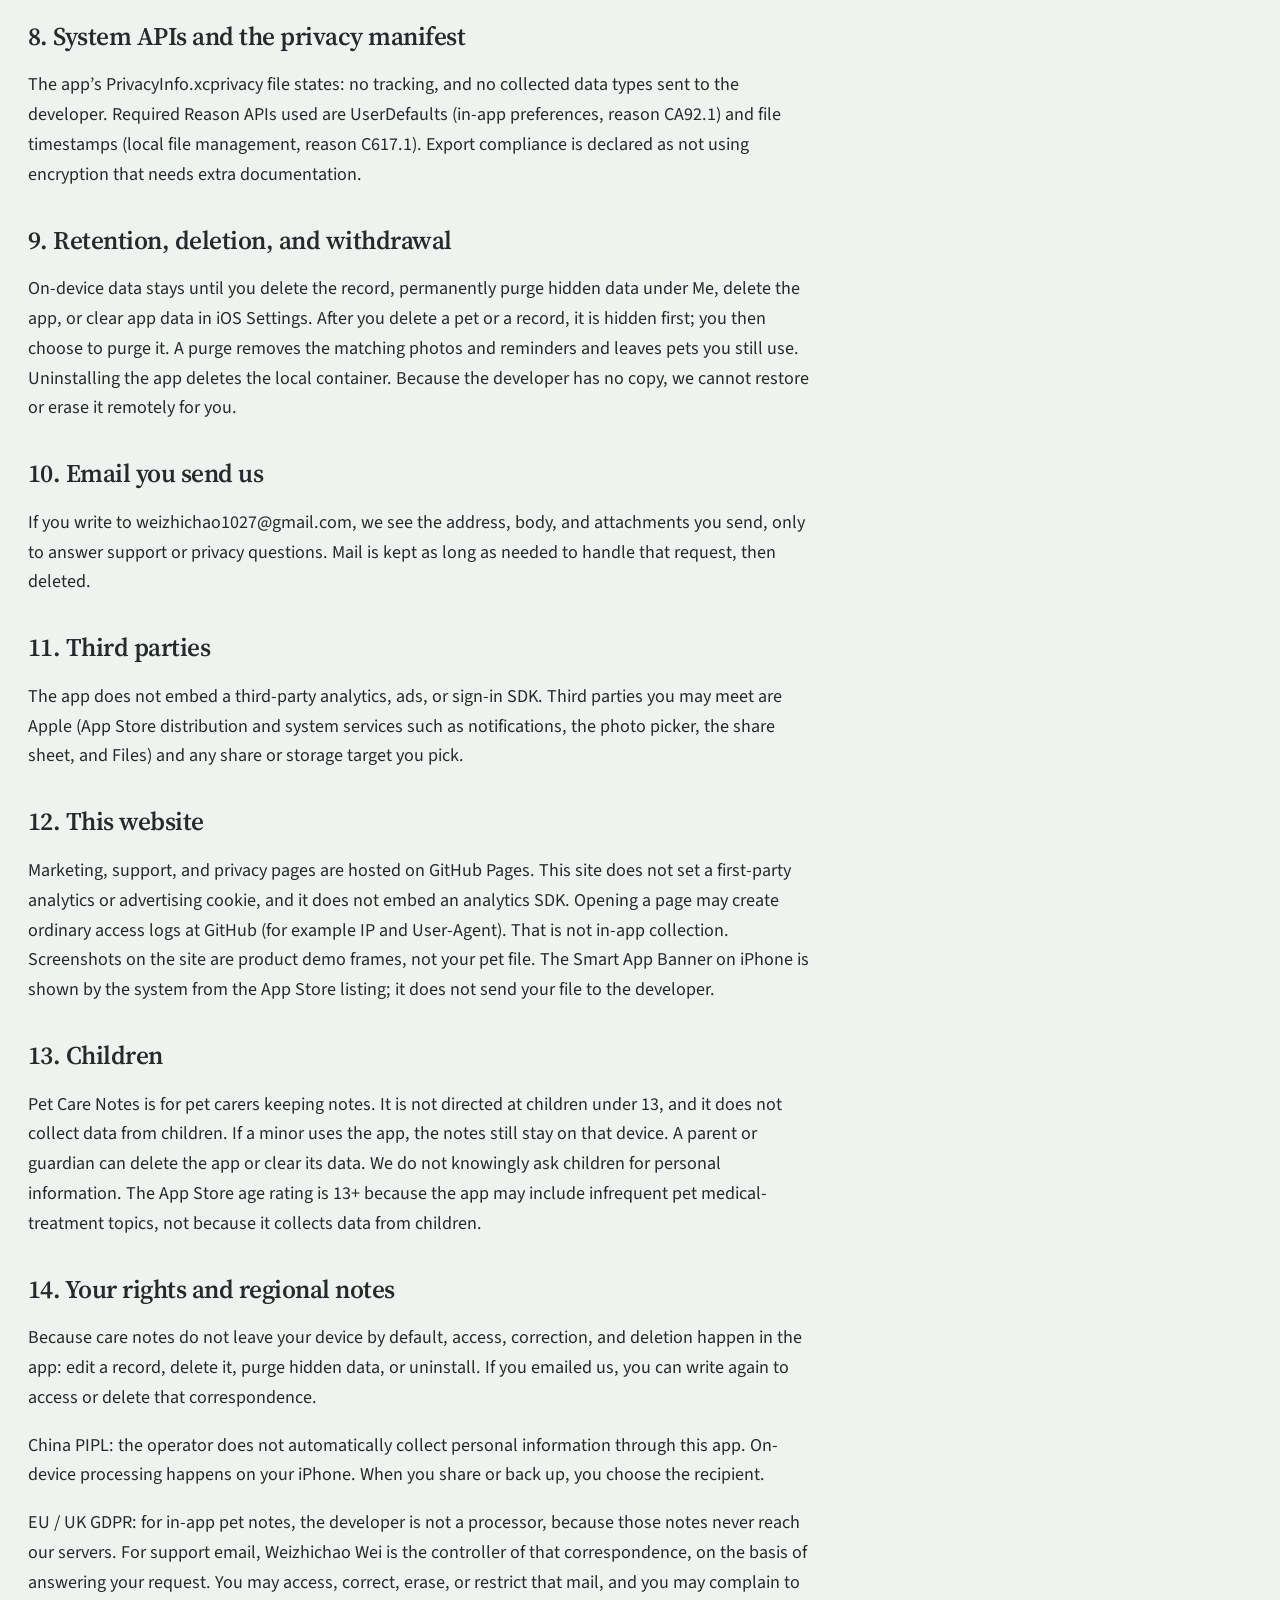
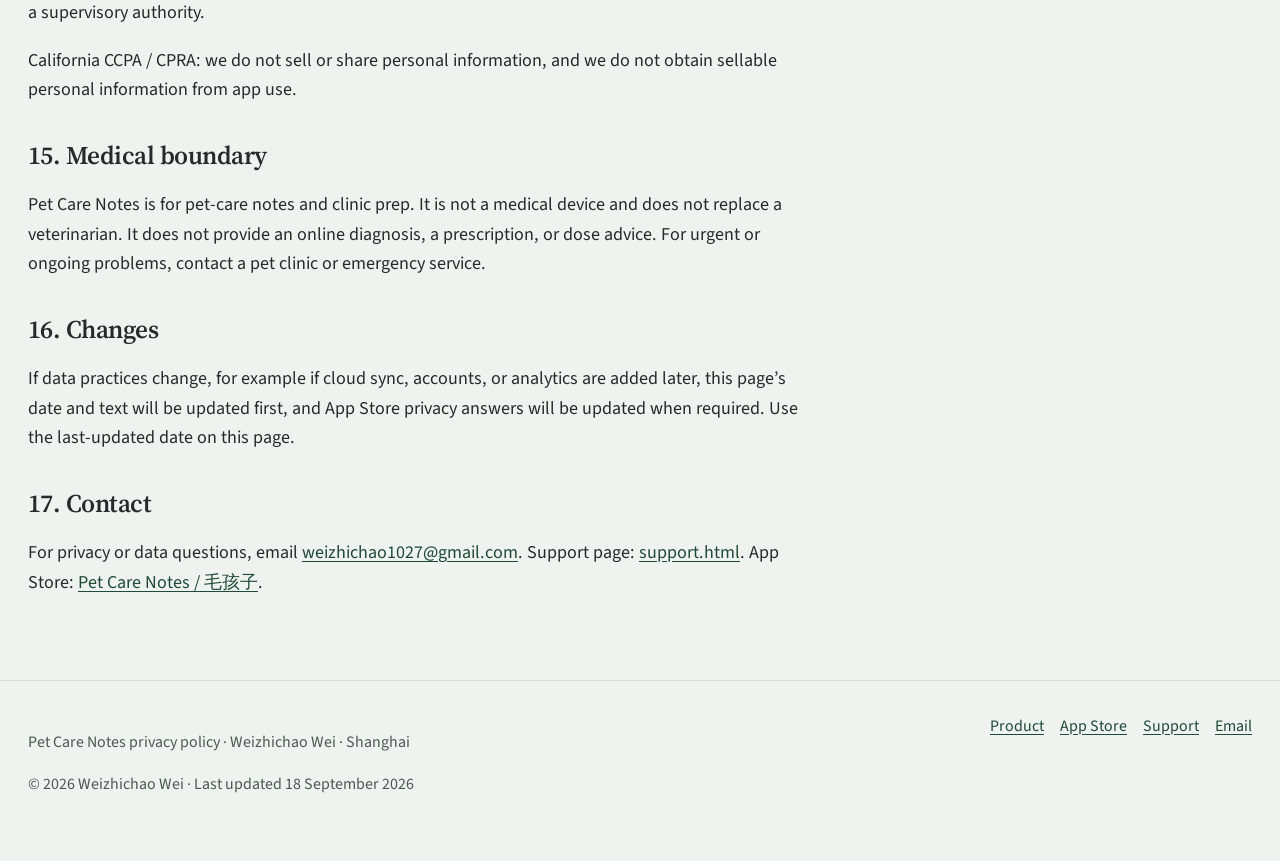
<file: en/privacy-policy.html>
<!doctype html>
<html lang="en">
<head>
  <meta charset="utf-8">
  <meta name="viewport" content="width=device-width, initial-scale=1">
  <title>Pet Care Notes Privacy Policy | On-device storage, data not collected</title>
  <meta name="description" content="Pet Care Notes privacy policy, updated 18 September 2026. Pet files stay on the iPhone by default. No account, cloud sync, ads, or analytics SDK. App Store answer: Data Not Collected.">
  <meta name="apple-itunes-app" content="app-id=6788202619">
  <meta name="author" content="Weizhichao Wei">
  <meta name="robots" content="index,follow">
  <meta name="theme-color" content="#2f6a4c">
  <link rel="canonical" href="https://weizhichao1027-collab.github.io/maoji-app-store-pages/en/privacy-policy.html">
  <link rel="alternate" hreflang="zh-Hans" href="https://weizhichao1027-collab.github.io/maoji-app-store-pages/privacy-policy.html">
  <link rel="alternate" hreflang="en" href="https://weizhichao1027-collab.github.io/maoji-app-store-pages/en/privacy-policy.html">
  <link rel="alternate" hreflang="x-default" href="https://weizhichao1027-collab.github.io/maoji-app-store-pages/privacy-policy.html">
  <link rel="alternate" type="text/plain" title="llms.txt" href="https://weizhichao1027-collab.github.io/maoji-app-store-pages/llms.txt">
  <link rel="author" href="mailto:weizhichao1027@gmail.com">
  <link rel="manifest" href="../manifest.webmanifest">
  <meta property="og:type" content="article">
  <meta property="og:site_name" content="Pet Care Notes">
  <meta property="og:locale" content="en_US">
  <meta property="og:locale:alternate" content="zh_CN">
  <meta property="og:title" content="Pet Care Notes privacy policy">
  <meta property="og:description" content="On-device pet-care notes. No account, no cloud sync, no ads, no analytics SDK.">
  <meta property="og:url" content="https://weizhichao1027-collab.github.io/maoji-app-store-pages/en/privacy-policy.html">
  <meta property="og:image" content="https://weizhichao1027-collab.github.io/maoji-app-store-pages/assets/og-image.png">
  <meta property="og:image:width" content="1200">
  <meta property="og:image:height" content="630">
  <meta property="article:modified_time" content="2026-09-18">
  <meta property="og:image:alt" content="Pet Care Notes app icon">
  <meta name="twitter:image:alt" content="Pet Care Notes app icon">
  <meta name="twitter:card" content="summary_large_image">
  <meta name="twitter:title" content="Pet Care Notes privacy policy">
  <meta name="twitter:description" content="On-device storage. Data not collected by the developer.">
  <meta name="twitter:image" content="https://weizhichao1027-collab.github.io/maoji-app-store-pages/assets/og-image.png">
  <link rel="icon" type="image/png" sizes="32x32" href="../assets/favicon-32.png">
  <link rel="apple-touch-icon" href="../assets/apple-touch-icon.png">
  <link rel="preconnect" href="https://fonts.googleapis.com">
  <link rel="preconnect" href="https://fonts.gstatic.com" crossorigin>
  <link href="https://fonts.googleapis.com/css2?family=Source+Sans+3:wght@400;500;600;700&family=Source+Serif+4:wght@500;600;700&display=swap" rel="stylesheet">
  <link rel="stylesheet" href="../assets/site.css">
  <style>
    :root {
      --display: "Source Serif 4", "Iowan Old Style", "Palatino Linotype", serif;
      --sans: "Source Sans 3", "Helvetica Neue", sans-serif;
    }
  </style>
  <script type="application/ld+json">
  {
    "@context": "https://schema.org",
    "@graph": [
      {
        "@type": ["WebPage", "AboutPage"],
        "@id": "https://weizhichao1027-collab.github.io/maoji-app-store-pages/en/privacy-policy.html#webpage",
        "url": "https://weizhichao1027-collab.github.io/maoji-app-store-pages/en/privacy-policy.html",
        "name": "Pet Care Notes privacy policy",
        "inLanguage": "en",
        "datePublished": "2026-07-07",
        "dateModified": "2026-09-18",
        "about": { "@id": "https://weizhichao1027-collab.github.io/maoji-app-store-pages/#app" },
        "author": { "@id": "https://weizhichao1027-collab.github.io/maoji-app-store-pages/#publisher" },
        "publisher": { "@id": "https://weizhichao1027-collab.github.io/maoji-app-store-pages/#publisher" }
      },
      {
        "@type": "BreadcrumbList",
        "itemListElement": [
          { "@type": "ListItem", "position": 1, "name": "Pet Care Notes", "item": "https://weizhichao1027-collab.github.io/maoji-app-store-pages/en/" },
          { "@type": "ListItem", "position": 2, "name": "Privacy policy", "item": "https://weizhichao1027-collab.github.io/maoji-app-store-pages/en/privacy-policy.html" }
        ]
      }
    ]
  }
  </script>
</head>
<body>
  <div class="page">
    <a class="skip" href="#main">Skip to content</a>
    <header class="site-header">
      <div class="wrap">
        <a class="brand" href="./">
          <img src="../assets/app-icon.png" width="36" height="36" alt="Pet Care Notes app icon">
          <span class="brand-name">Pet Care Notes</span>
        </a>
        <nav class="nav" aria-label="Primary">
          <a href="./">Product</a>
          <a href="support.html">Support</a>
          <a href="privacy-policy.html" aria-current="page">Privacy</a>
        </nav>
        <a class="header-store" href="https://apps.apple.com/app/id6788202619">App Store</a>
        <span class="lang-toggle" role="group" aria-label="Language">
          <a href="../privacy-policy.html" hreflang="zh-Hans" lang="zh-Hans">中文</a>
          <a href="privacy-policy.html" hreflang="en" lang="en" aria-current="true">EN</a>
        </span>
      </div>
    </header>

    <main id="main" class="doc">
      <header class="page-hero">
        <div class="wrap">
          <nav class="crumbs" aria-label="Breadcrumb">
            <ol>
              <li><a href="./">Pet Care Notes</a></li>
              <li aria-current="page">Privacy policy</li>
            </ol>
          </nav>
          <h1>Pet Care Notes privacy policy</h1>
          <p class="meta">Effective 7 July 2026. Last updated 18 September 2026 for the live app version 1.1. This policy covers the Chinese name 毛孩子, the Chinese store name 毛孩子宠物健康记录, and the English store name Pet Care Notes.</p>
        </div>
      </header>

      <article class="wrap">
        <ol class="doc-toc">
          <li><a href="#operator">1. Who we are</a></li>
          <li><a href="#collect">2. What we collect</a></li>
          <li><a href="#on-device">3. Data stored on your iPhone</a></li>
          <li><a href="#not-do">4. What this app does not do</a></li>
          <li><a href="#photos">5. Photos</a></li>
          <li><a href="#notify">6. Notifications</a></li>
          <li><a href="#export">7. Export, share, and backup</a></li>
          <li><a href="#apis">8. System APIs and the privacy manifest</a></li>
          <li><a href="#retain">9. Retention, deletion, and withdrawal</a></li>
          <li><a href="#mail">10. Email you send us</a></li>
          <li><a href="#third">11. Third parties</a></li>
          <li><a href="#site">12. This website</a></li>
          <li><a href="#children">13. Children</a></li>
          <li><a href="#rights">14. Your rights and regional notes</a></li>
          <li><a href="#medical">15. Medical boundary</a></li>
          <li><a href="#changes">16. Changes</a></li>
          <li><a href="#contact">17. Contact</a></li>
        </ol>
        <h2 id="operator">1. Who we are</h2>
        <p>Pet Care Notes is operated by the individual developer Weizhichao Wei (卫智超) in Shanghai, China. There is no separate company name. Contact: <a href="mailto:weizhichao1027@gmail.com">weizhichao1027@gmail.com</a>. App Store listing: <a href="https://apps.apple.com/app/id6788202619">https://apps.apple.com/app/id6788202619</a>.</p>

        <h2 id="collect">2. What we collect</h2>
        <p>This live version does not upload your pet file, tasks, health notes, photo attachments, or visit summaries to a developer server. The developer does not run a cloud database for that content. App Store Connect privacy answers are Data Not Collected, and Tracking is No.</p>
        <p>In ordinary use the operator does not receive your name, email (unless you write to us), precise location, contacts, Health app data, payment data, or an advertising identifier.</p>

        <h2 id="on-device">3. Data stored on your iPhone</h2>
        <p>What you type is stored on this device by default, using SwiftData and the app’s local container (Application Support), including:</p>
        <ul>
          <li>Pet name, type (cat or dog), breed, birthday, sex, neuter status, weight, microchip id, insurance note, clinic contact</li>
          <li>Allergies, chronic conditions, usual medications, feeding preference, care notes</li>
          <li>Care tasks, reminder times, health records (appetite, water, stool, urine, vomiting, energy, weight, unusual signs, medication traces, remarks), medical notes (vaccine, deworming, exam, surgery, medication, allergy, history, other), visit summaries</li>
          <li>Copies of avatars and attachment photos you pick (JPEG, inside the app container; the camera stays closed)</li>
          <li>Interface language preference, the selected pet, and local-notification identifiers (UserDefaults)</li>
        </ul>
        <p>This data is for you to review, build a summary, export, or hand off. The developer cannot read it remotely.</p>

        <h2 id="not-do">4. What this app does not do</h2>
        <ul>
          <li>No account, sign-in, or household sharing</li>
          <li>No iCloud, CloudKit, or other developer-controlled cloud sync</li>
          <li>No ads, analytics SDK, crash-reporting SDK, or tracking SDK</li>
          <li>No Apple Health / HealthKit, no contacts access, no continuous location</li>
          <li>No online diagnosis, prescription, or dose advice</li>
        </ul>

        <h2 id="photos">5. Photos</h2>
        <p>When you pick images with the system photo picker, Pet Care Notes reads only the photo you selected and stores a JPEG copy in the local attachments folder. It does not scan the whole library and does not open the camera. Deleting the related record, purging hidden data, or deleting the app removes those copies.</p>

        <h2 id="notify">6. Notifications</h2>
        <p>After you allow it, Pet Care Notes uses iOS local notifications for vaccines, deworming, exams, and tasks. The system schedules them on the device. They do not pass through a developer server. You can turn them off in iOS Settings › Notifications › Pet Care Notes at any time. After that, local alerts stop.</p>

        <h2 id="export">7. Export, share, and backup</h2>
        <p>Content leaves the app container only when you act, and only to a destination you choose:</p>
        <ul>
          <li>Text export: a text extract of pets on this device, without photo files</li>
          <li>Visit summary: PDF or image</li>
          <li>Temporary-care list: text or PDF</li>
          <li>Full backup: a zip (backup.json plus photos in files/). You save it to Files, a computer, or your own drive. The app does not upload it for you.</li>
          <li>The system share sheet: may hand content to Mail, Messages, Files, or another app you tap</li>
        </ul>
        <p>Those destinations follow their own policies. The developer cannot control them. Importing a zip or an older JSON backup also happens only on the device.</p>

        <h2 id="apis">8. System APIs and the privacy manifest</h2>
        <p>The app’s PrivacyInfo.xcprivacy file states: no tracking, and no collected data types sent to the developer. Required Reason APIs used are UserDefaults (in-app preferences, reason CA92.1) and file timestamps (local file management, reason C617.1). Export compliance is declared as not using encryption that needs extra documentation.</p>

        <h2 id="retain">9. Retention, deletion, and withdrawal</h2>
        <p>On-device data stays until you delete the record, permanently purge hidden data under Me, delete the app, or clear app data in iOS Settings. After you delete a pet or a record, it is hidden first; you then choose to purge it. A purge removes the matching photos and reminders and leaves pets you still use. Uninstalling the app deletes the local container. Because the developer has no copy, we cannot restore or erase it remotely for you.</p>

        <h2 id="mail">10. Email you send us</h2>
        <p>If you write to weizhichao1027@gmail.com, we see the address, body, and attachments you send, only to answer support or privacy questions. Mail is kept as long as needed to handle that request, then deleted.</p>

        <h2 id="third">11. Third parties</h2>
        <p>The app does not embed a third-party analytics, ads, or sign-in SDK. Third parties you may meet are Apple (App Store distribution and system services such as notifications, the photo picker, the share sheet, and Files) and any share or storage target you pick.</p>

        <h2 id="site">12. This website</h2>
        <p>Marketing, support, and privacy pages are hosted on GitHub Pages. This site does not set a first-party analytics or advertising cookie, and it does not embed an analytics SDK. Opening a page may create ordinary access logs at GitHub (for example IP and User-Agent). That is not in-app collection. Screenshots on the site are product demo frames, not your pet file. The Smart App Banner on iPhone is shown by the system from the App Store listing; it does not send your file to the developer.</p>

        <h2 id="children">13. Children</h2>
        <p>Pet Care Notes is for pet carers keeping notes. It is not directed at children under 13, and it does not collect data from children. If a minor uses the app, the notes still stay on that device. A parent or guardian can delete the app or clear its data. We do not knowingly ask children for personal information. The App Store age rating is 13+ because the app may include infrequent pet medical-treatment topics, not because it collects data from children.</p>

        <h2 id="rights">14. Your rights and regional notes</h2>
        <p>Because care notes do not leave your device by default, access, correction, and deletion happen in the app: edit a record, delete it, purge hidden data, or uninstall. If you emailed us, you can write again to access or delete that correspondence.</p>
        <p>China PIPL: the operator does not automatically collect personal information through this app. On-device processing happens on your iPhone. When you share or back up, you choose the recipient.</p>
        <p>EU / UK GDPR: for in-app pet notes, the developer is not a processor, because those notes never reach our servers. For support email, Weizhichao Wei is the controller of that correspondence, on the basis of answering your request. You may access, correct, erase, or restrict that mail, and you may complain to a supervisory authority.</p>
        <p>California CCPA / CPRA: we do not sell or share personal information, and we do not obtain sellable personal information from app use.</p>

        <h2 id="medical">15. Medical boundary</h2>
        <p>Pet Care Notes is for pet-care notes and clinic prep. It is not a medical device and does not replace a veterinarian. It does not provide an online diagnosis, a prescription, or dose advice. For urgent or ongoing problems, contact a pet clinic or emergency service.</p>

        <h2 id="changes">16. Changes</h2>
        <p>If data practices change, for example if cloud sync, accounts, or analytics are added later, this page’s date and text will be updated first, and App Store privacy answers will be updated when required. Use the last-updated date on this page.</p>

        <h2 id="contact">17. Contact</h2>
        <p>For privacy or data questions, email <a href="mailto:weizhichao1027@gmail.com">weizhichao1027@gmail.com</a>. Support page: <a href="support.html">support.html</a>. App Store: <a href="https://apps.apple.com/app/id6788202619">Pet Care Notes / 毛孩子</a>.</p>
      </article>
    </main>

    <footer class="site-footer">
      <div class="wrap">
        <div>
          <p>Pet Care Notes privacy policy · Weizhichao Wei · Shanghai</p>
          <p>© 2026 Weizhichao Wei · Last updated 18 September 2026</p>
        </div>
        <div class="footer-links">
          <a href="./">Product</a>
          <a href="https://apps.apple.com/app/id6788202619">App Store</a>
          <a href="support.html">Support</a>
          <a href="mailto:weizhichao1027@gmail.com">Email</a>
        </div>
      </div>
    </footer>
  </div>
  <script src="../assets/site.js"></script>
</body>
</html>
</file>
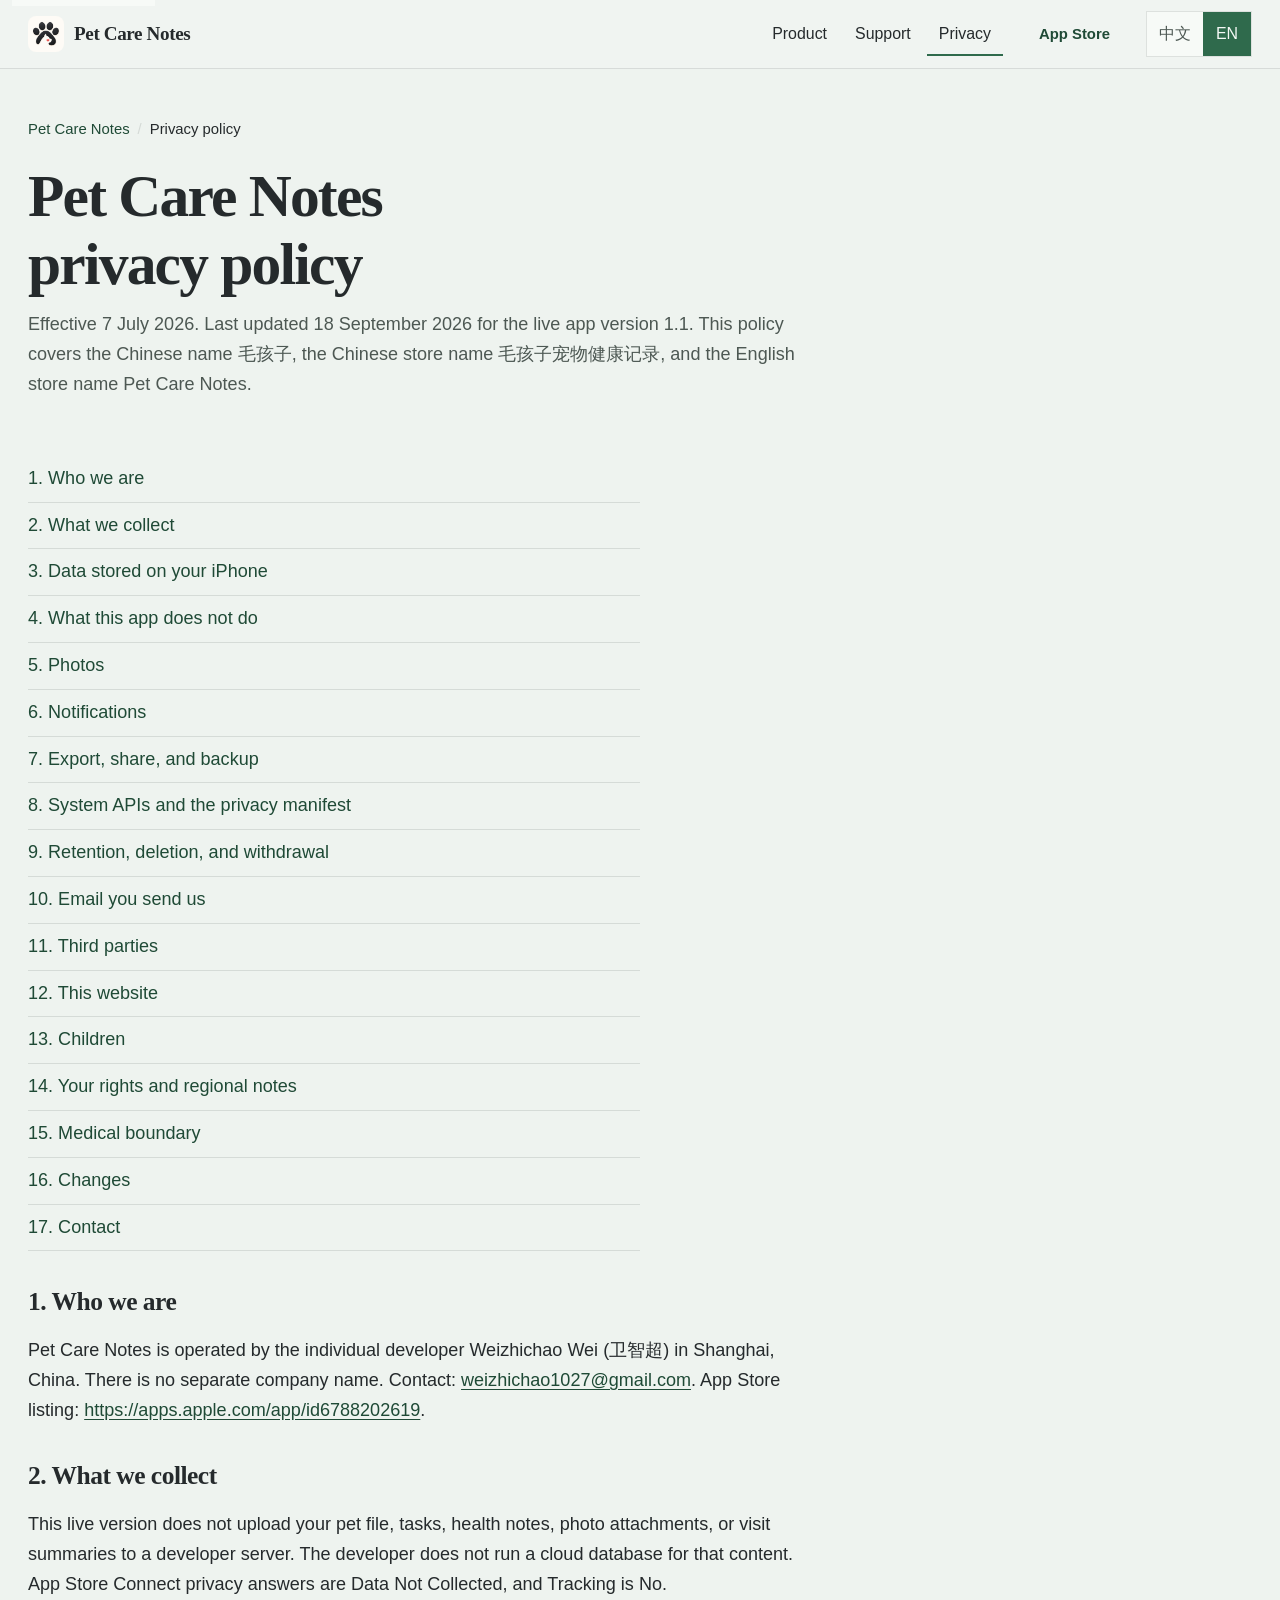
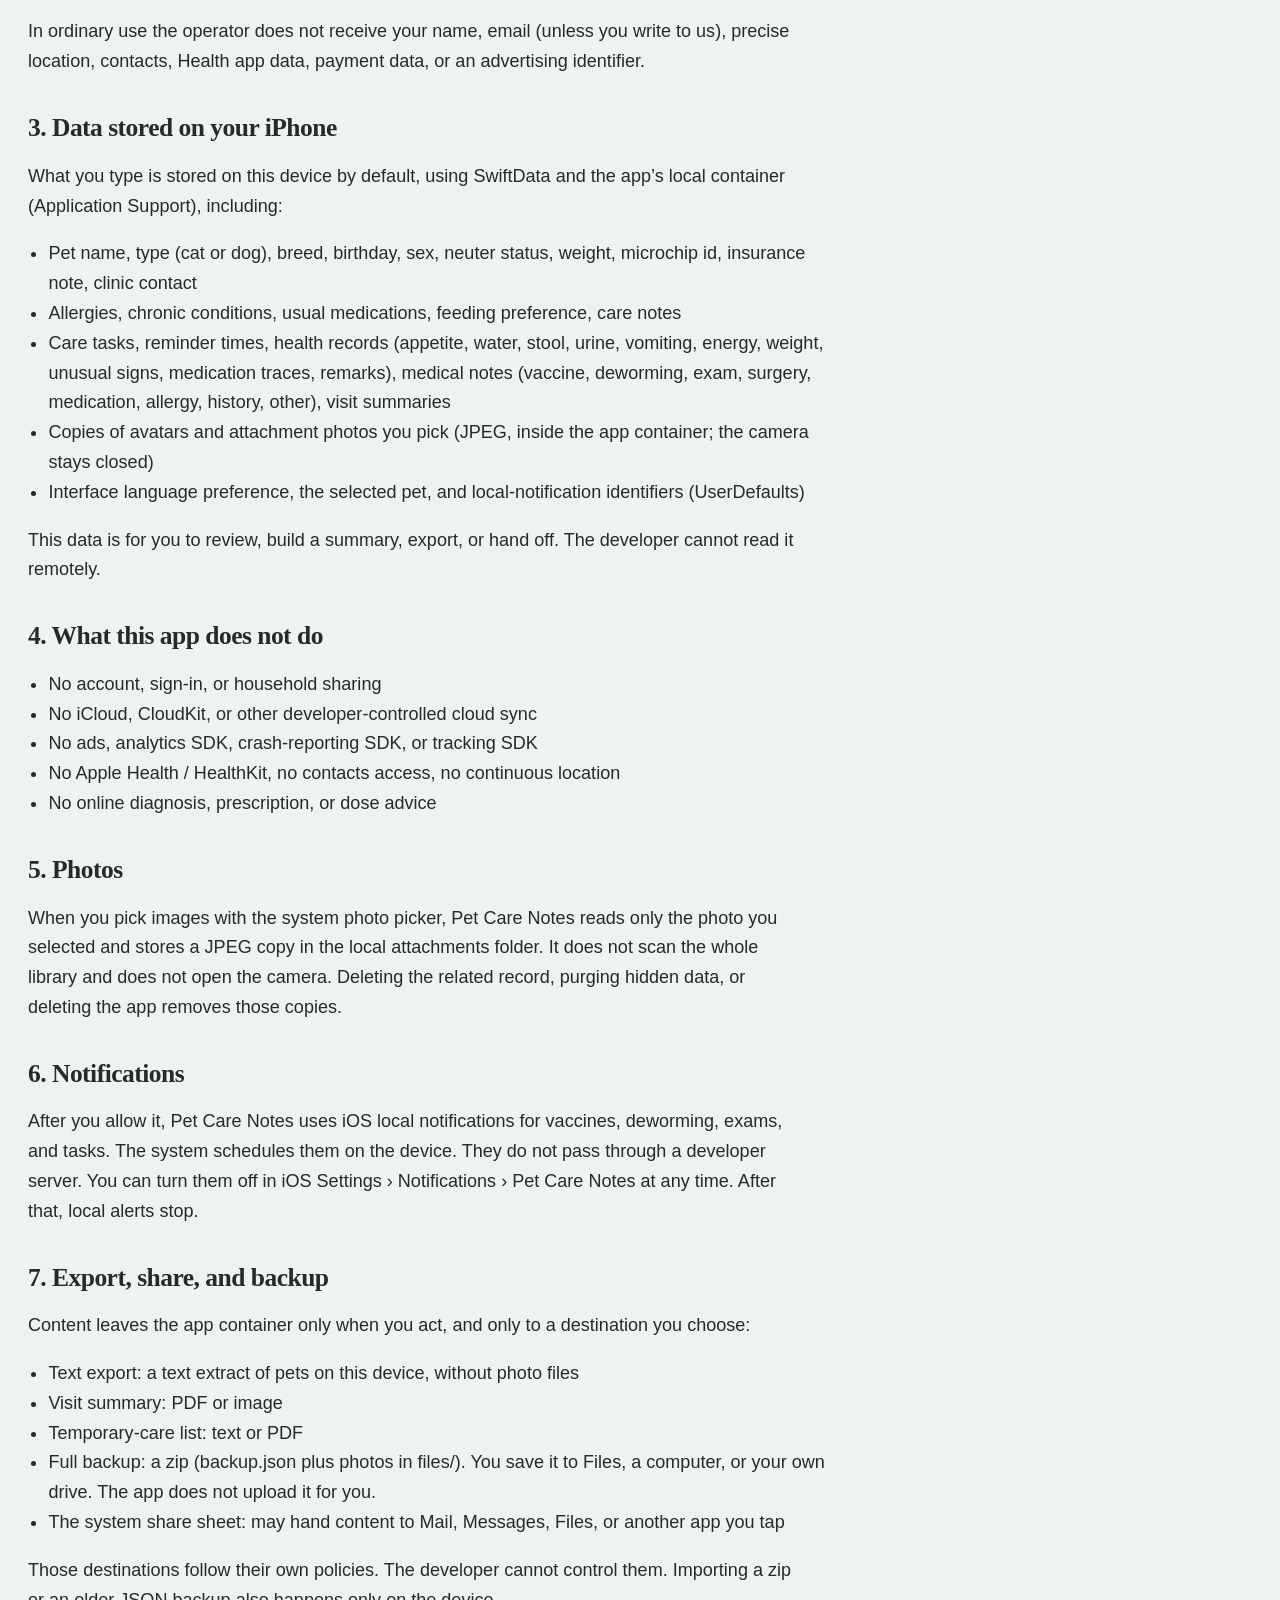
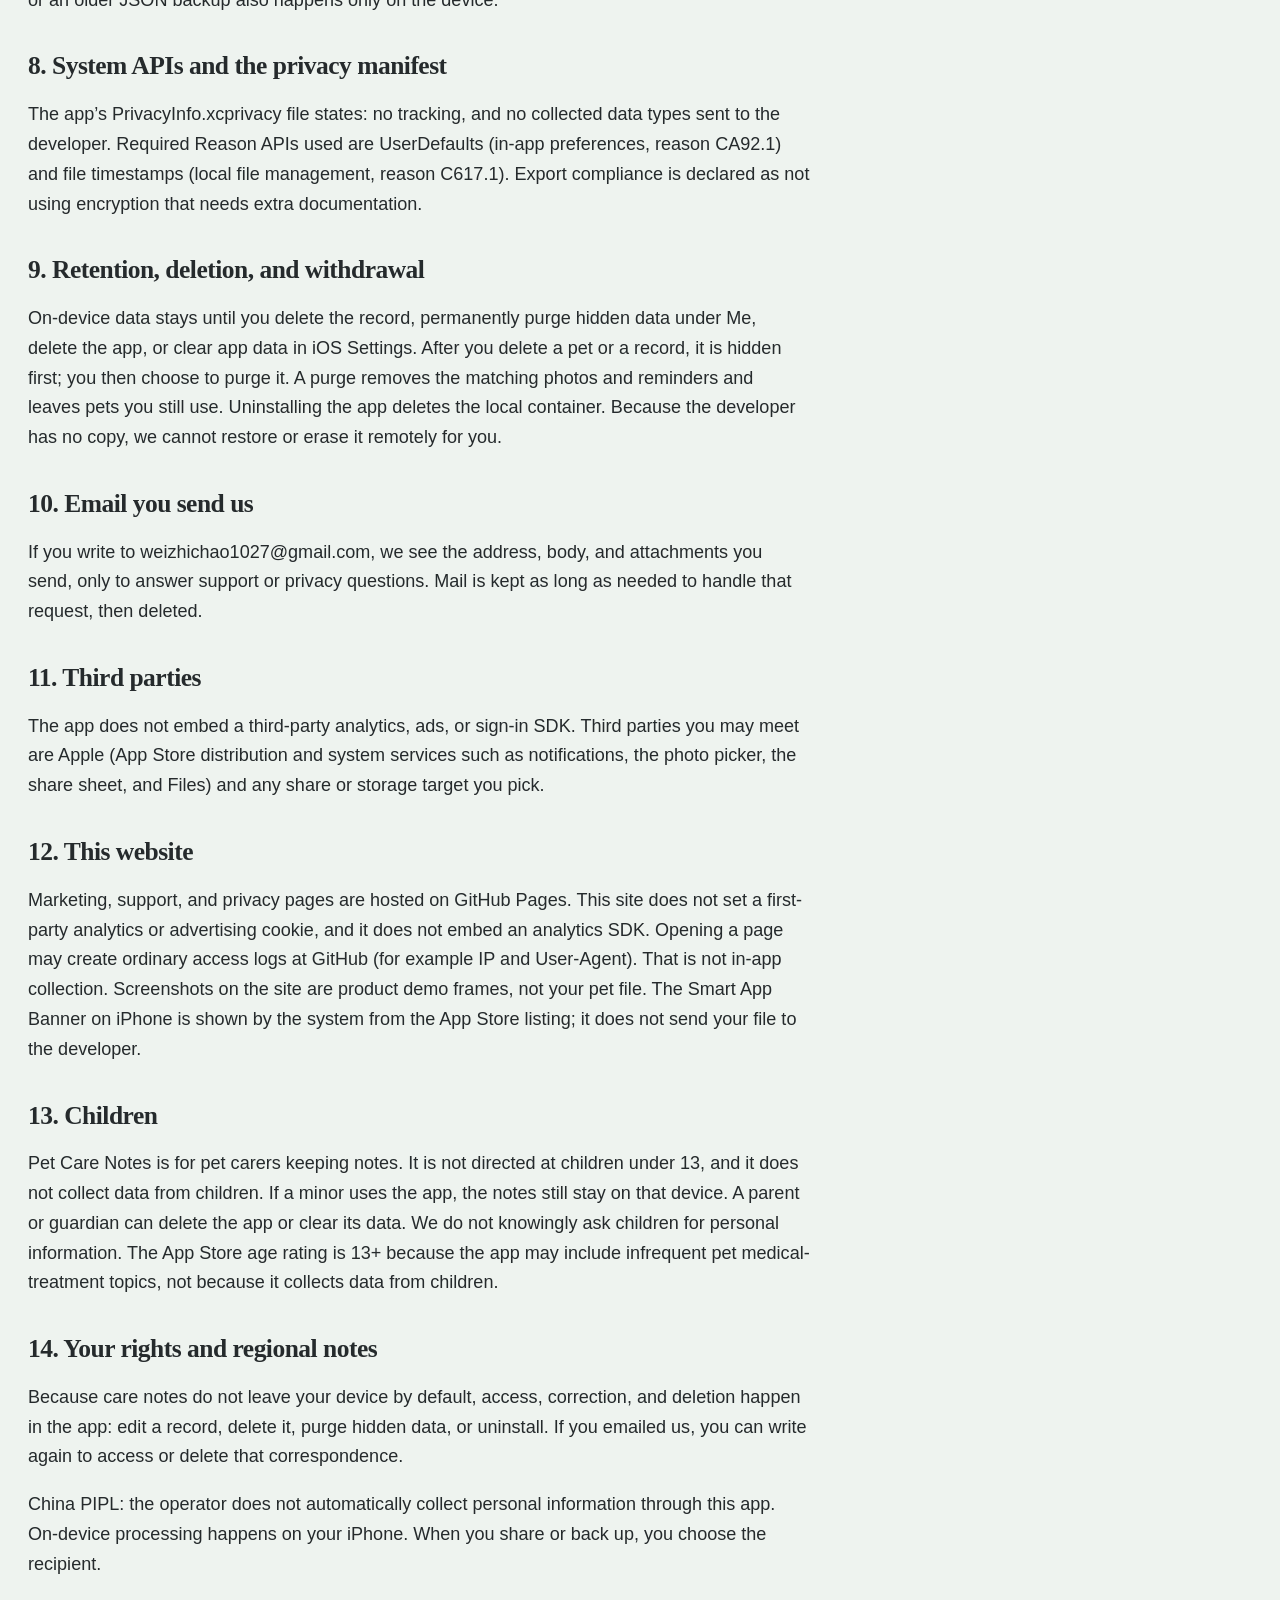
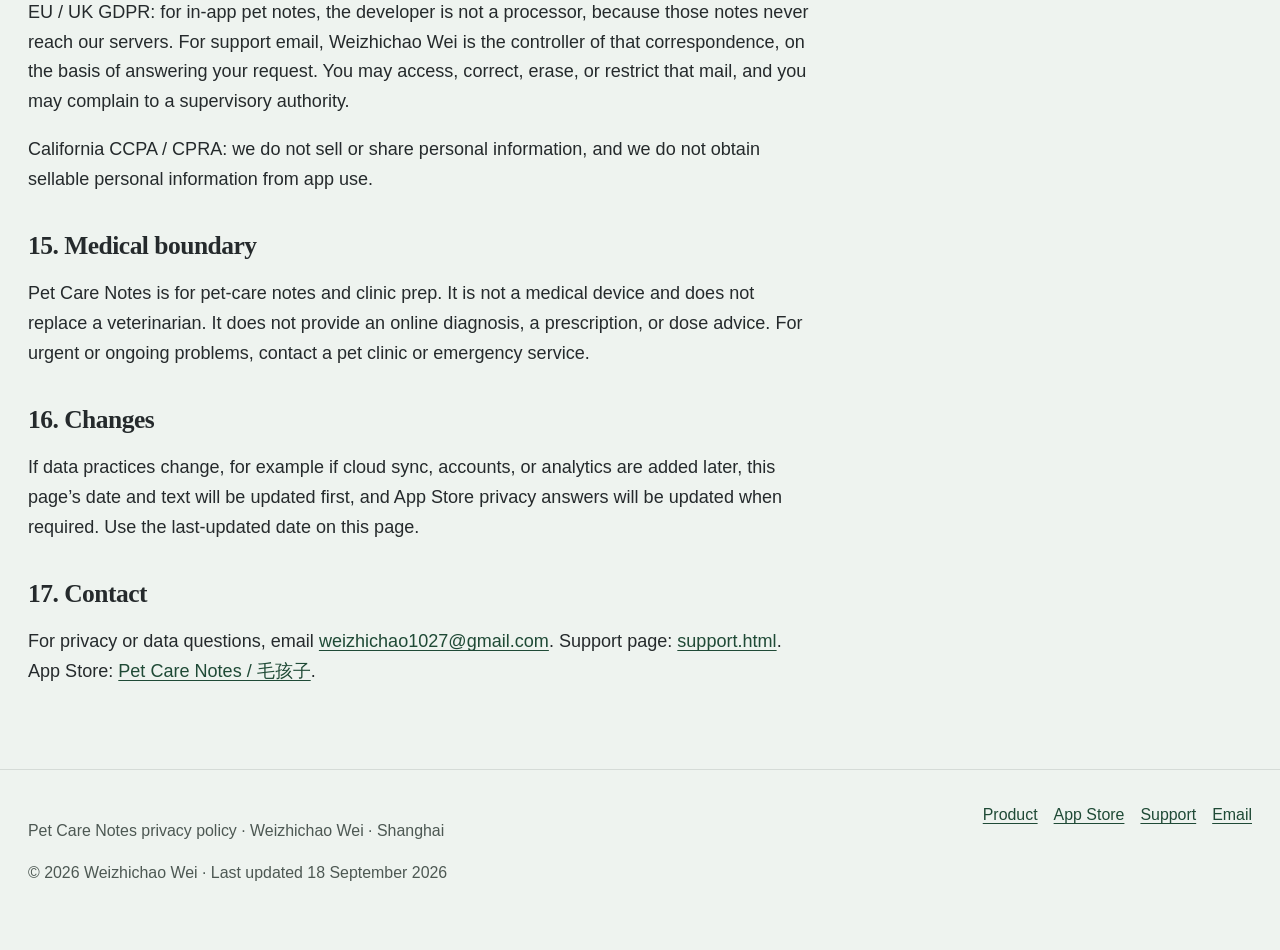
<file: en/privacy.html>
<!doctype html>
<html lang="en">
<head>
  <meta charset="utf-8">
  <meta name="viewport" content="width=device-width, initial-scale=1">
  <title>Privacy · Pet Care Notes</title>
  <link rel="canonical" href="https://weizhichao1027-collab.github.io/maoji-app-store-pages/en/privacy-policy.html">
  <meta name="robots" content="noindex">
  <meta http-equiv="refresh" content="0; url=privacy-policy.html">
</head>
<body>
  <p><a href="privacy-policy.html">Pet Care Notes privacy policy</a> · <a href="../privacy-policy.html">毛孩子隐私政策</a></p>
</body>
</html>
</file>
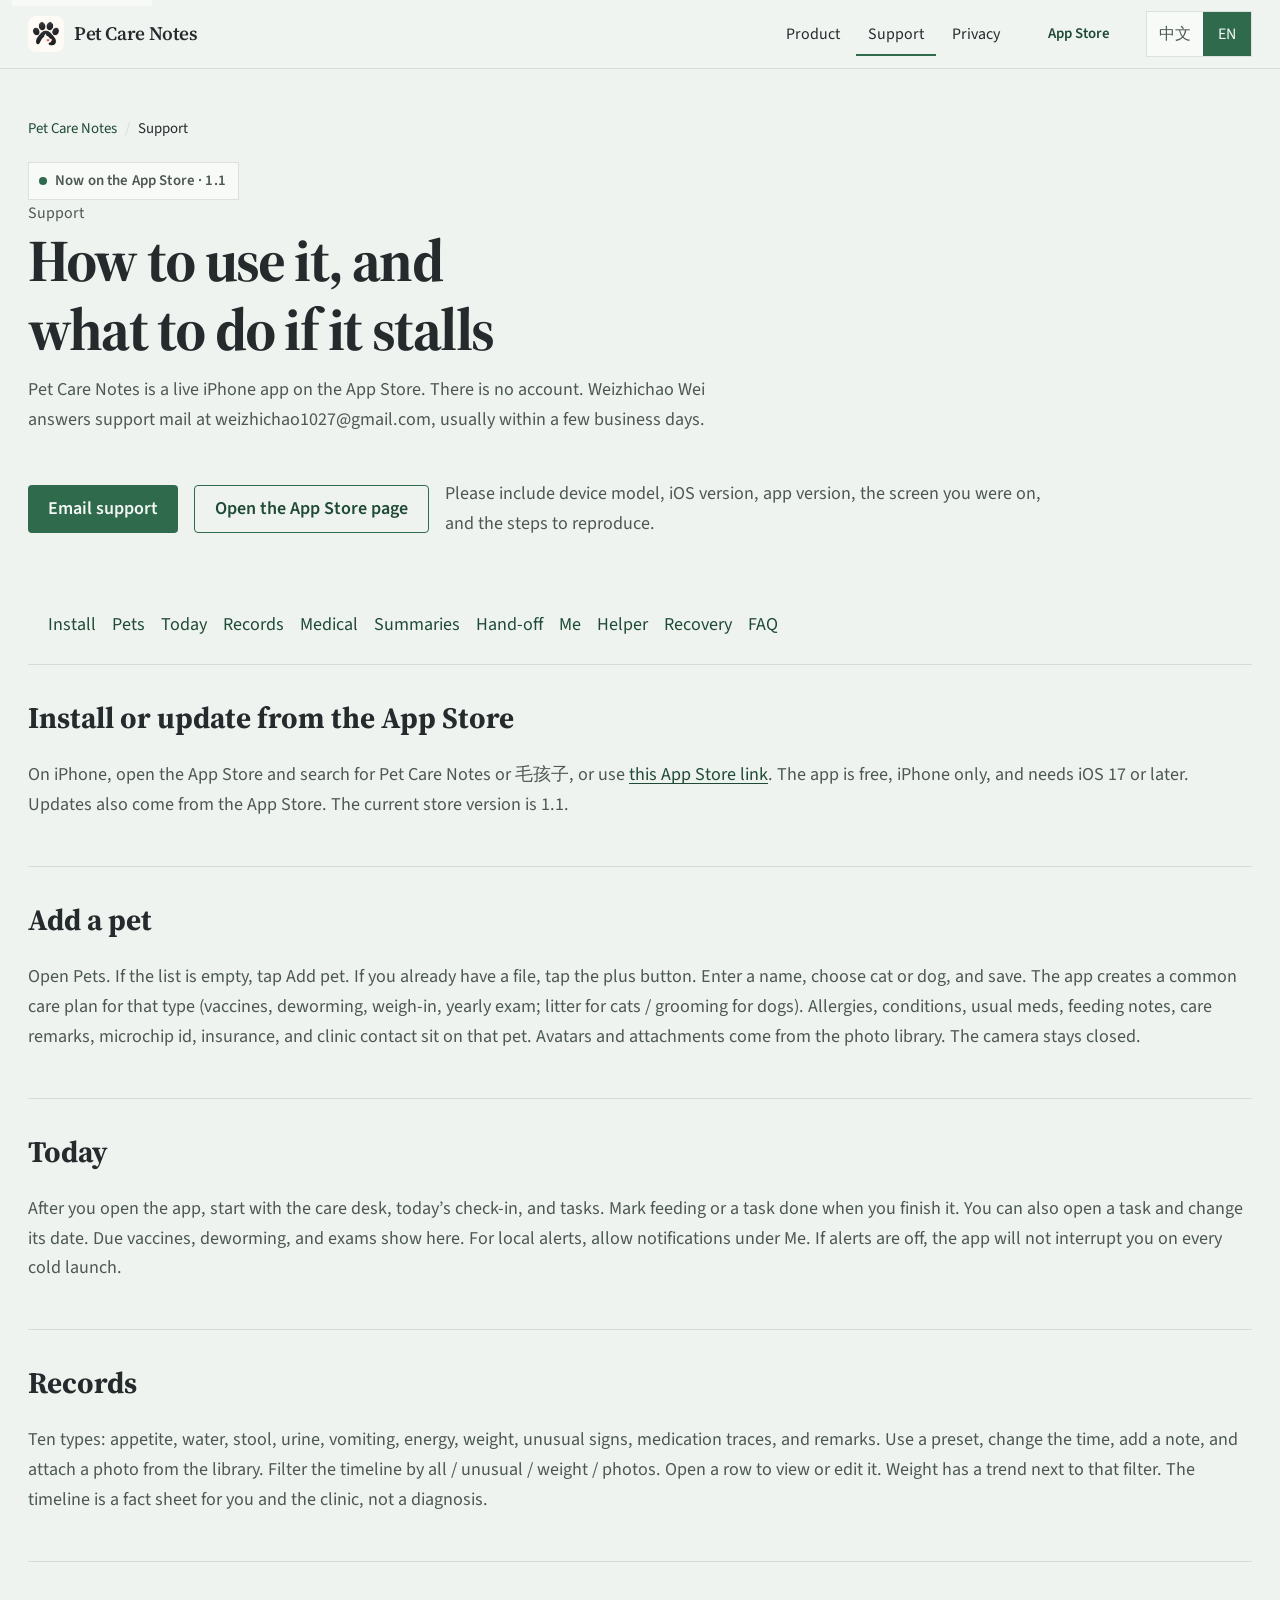
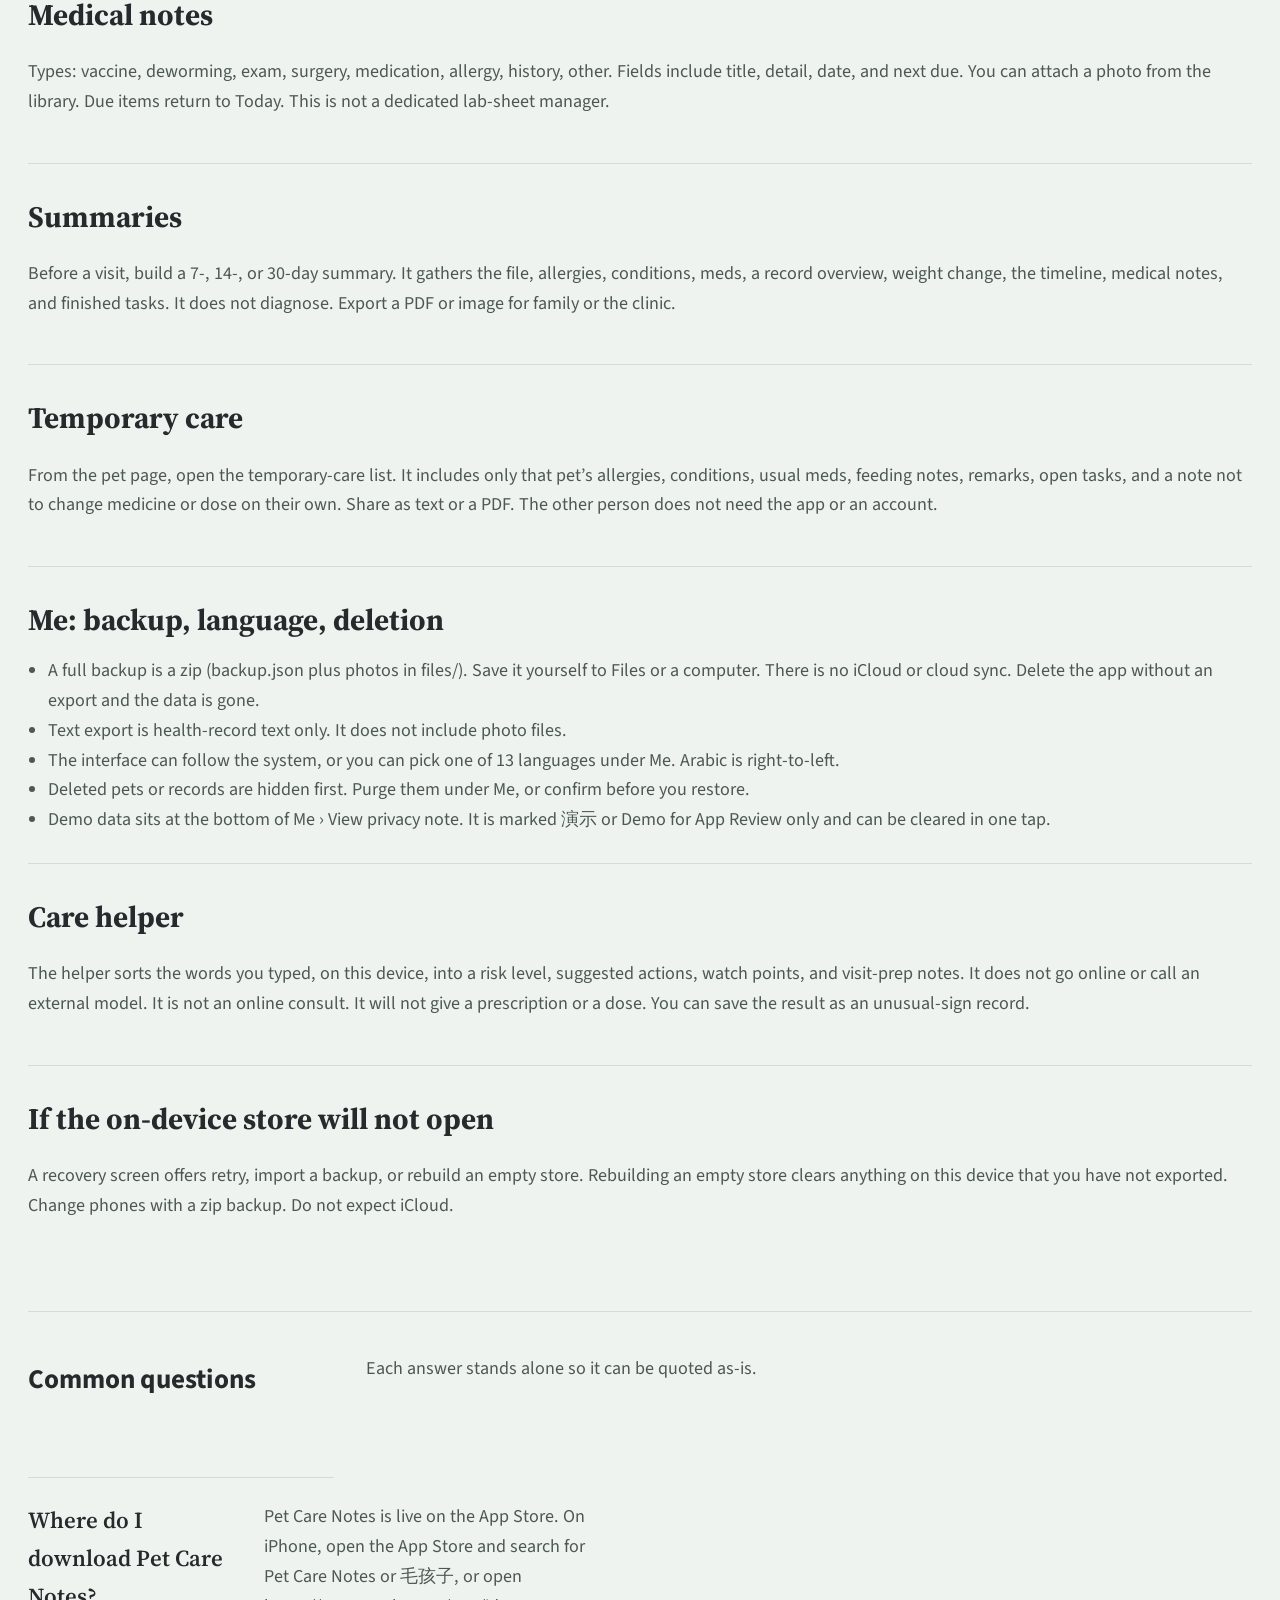
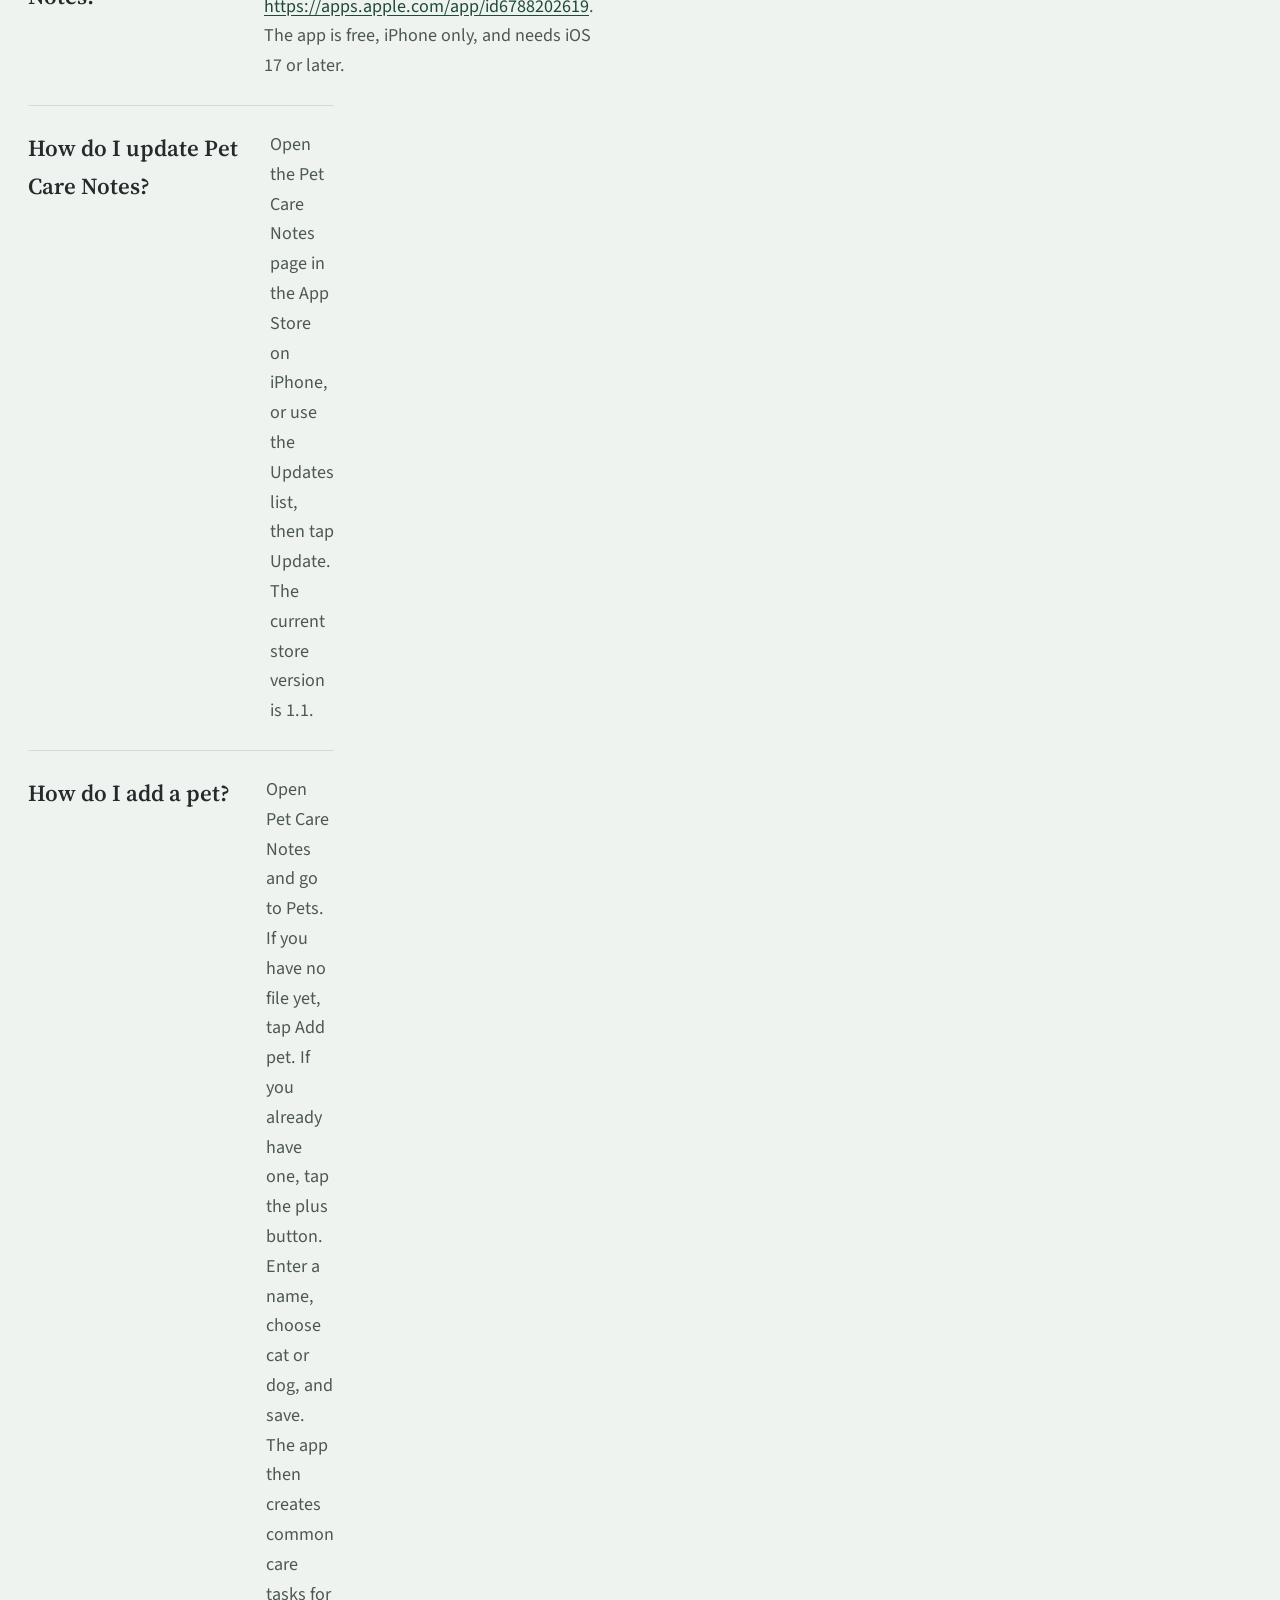
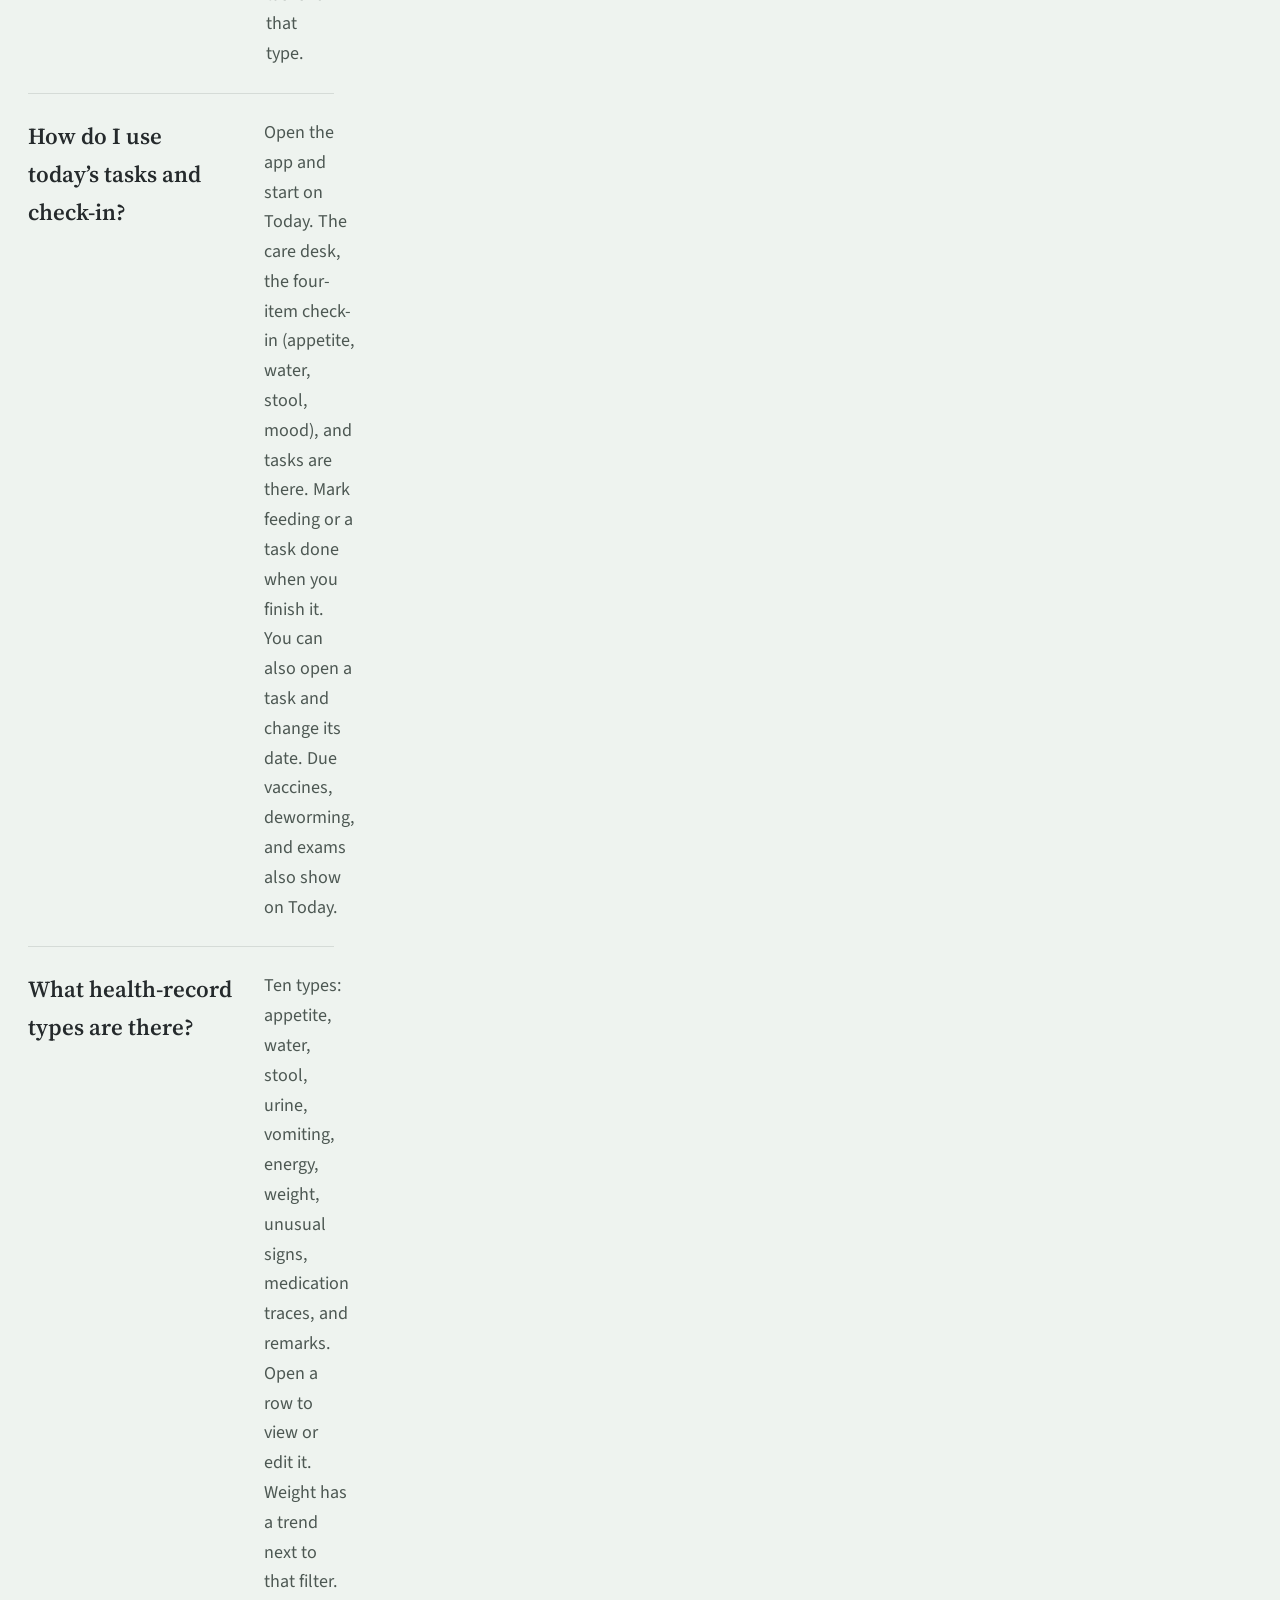
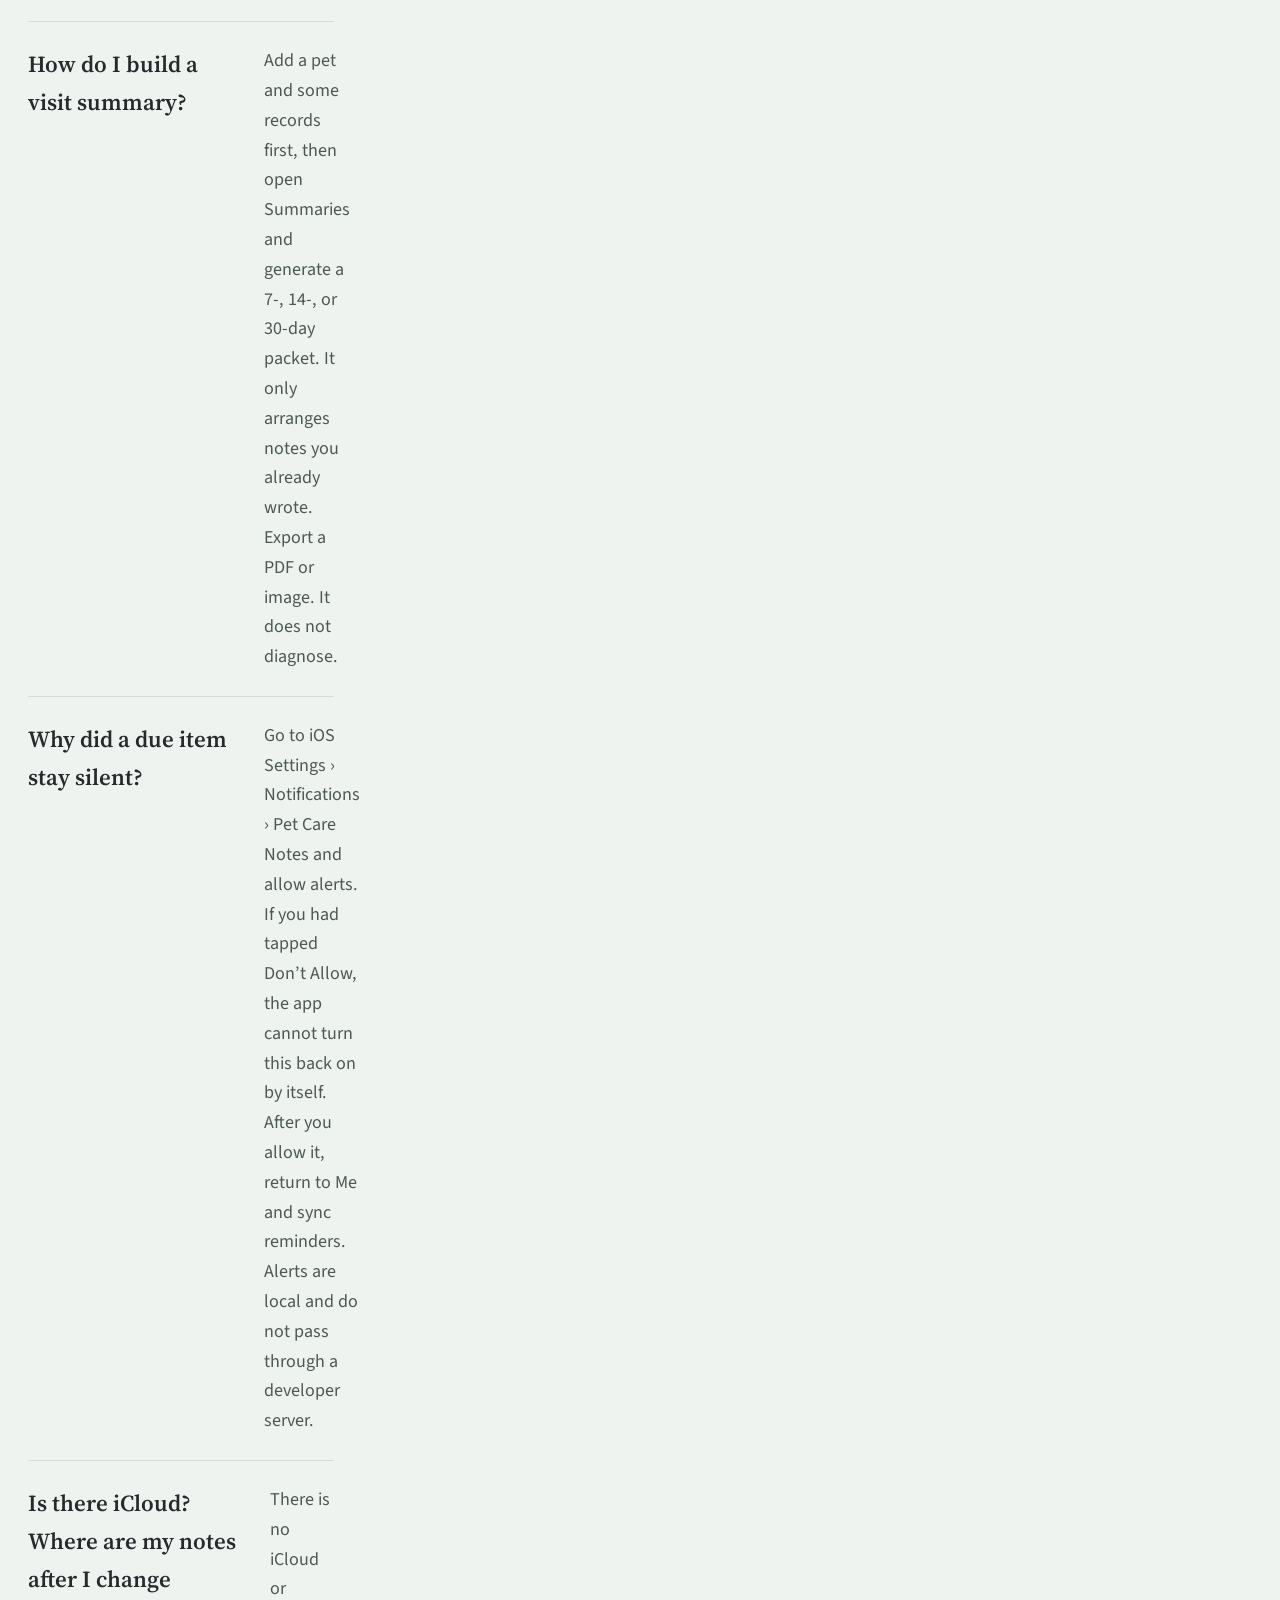
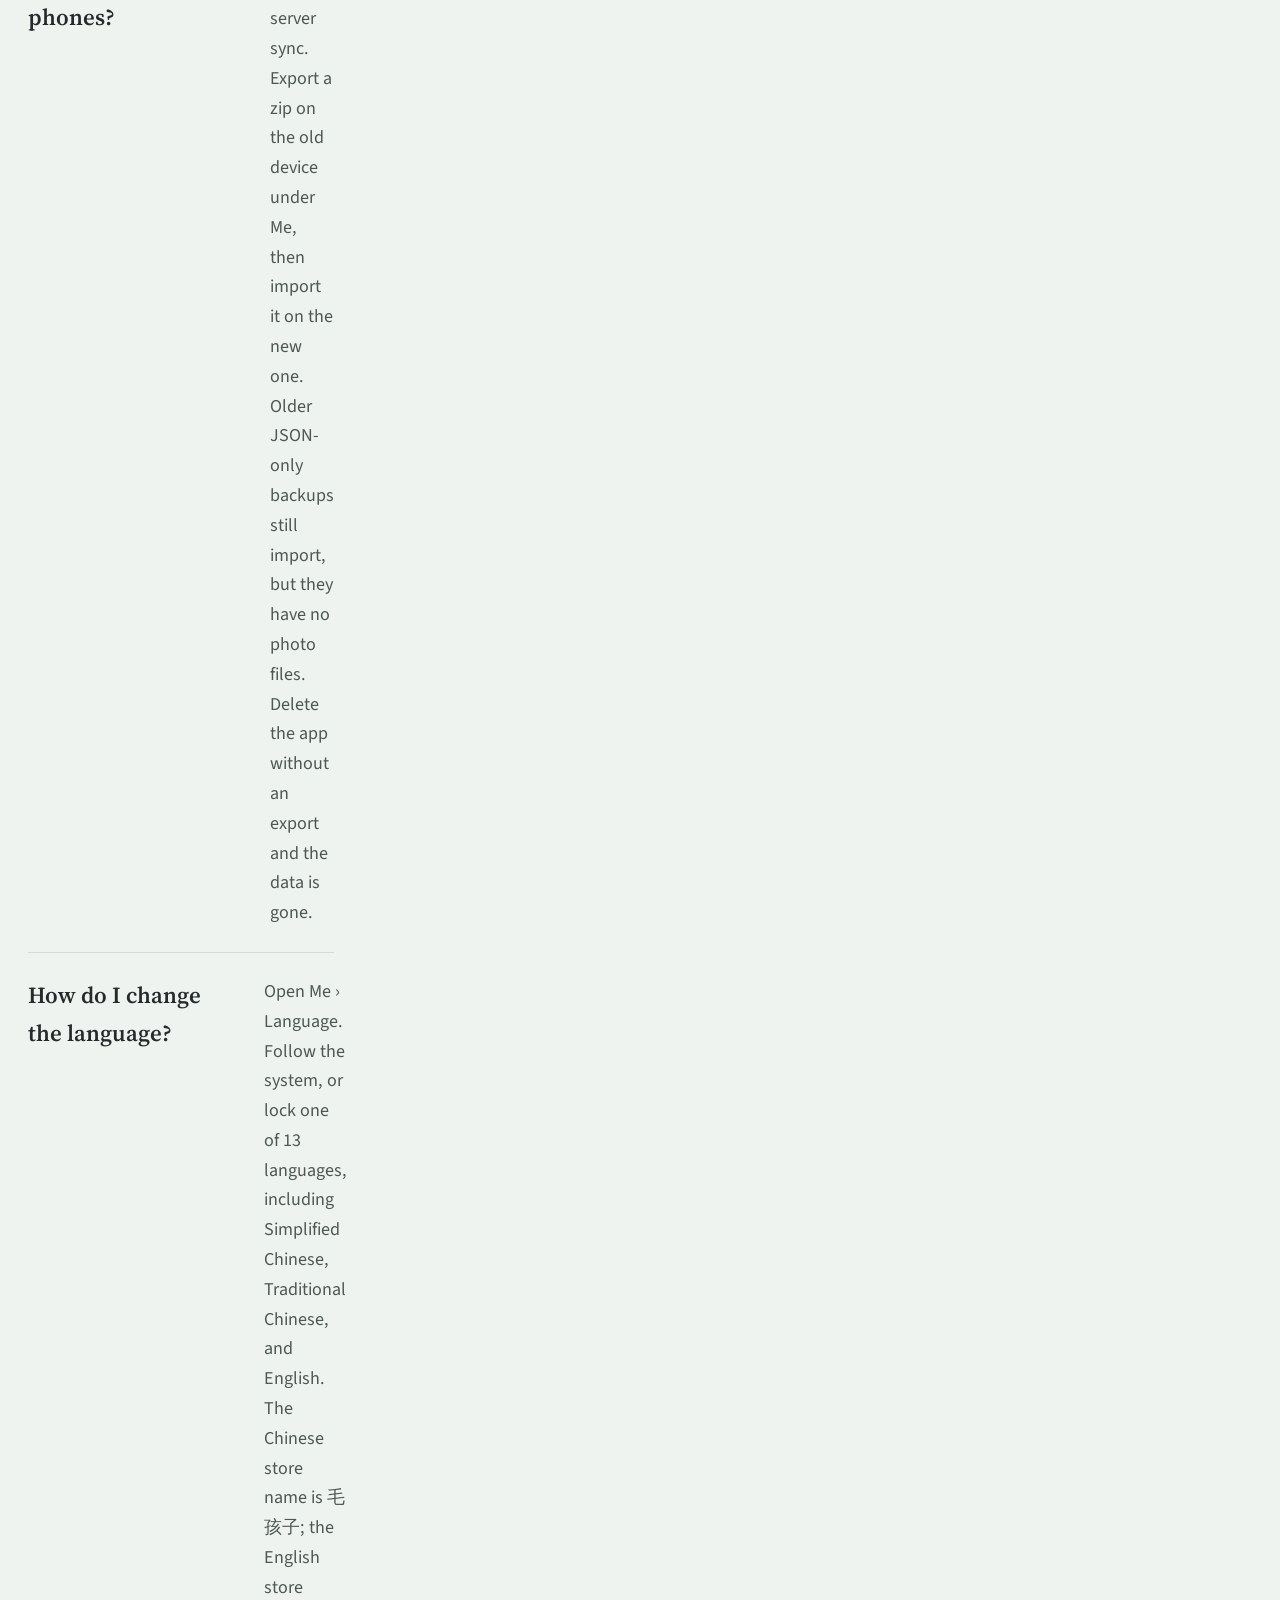
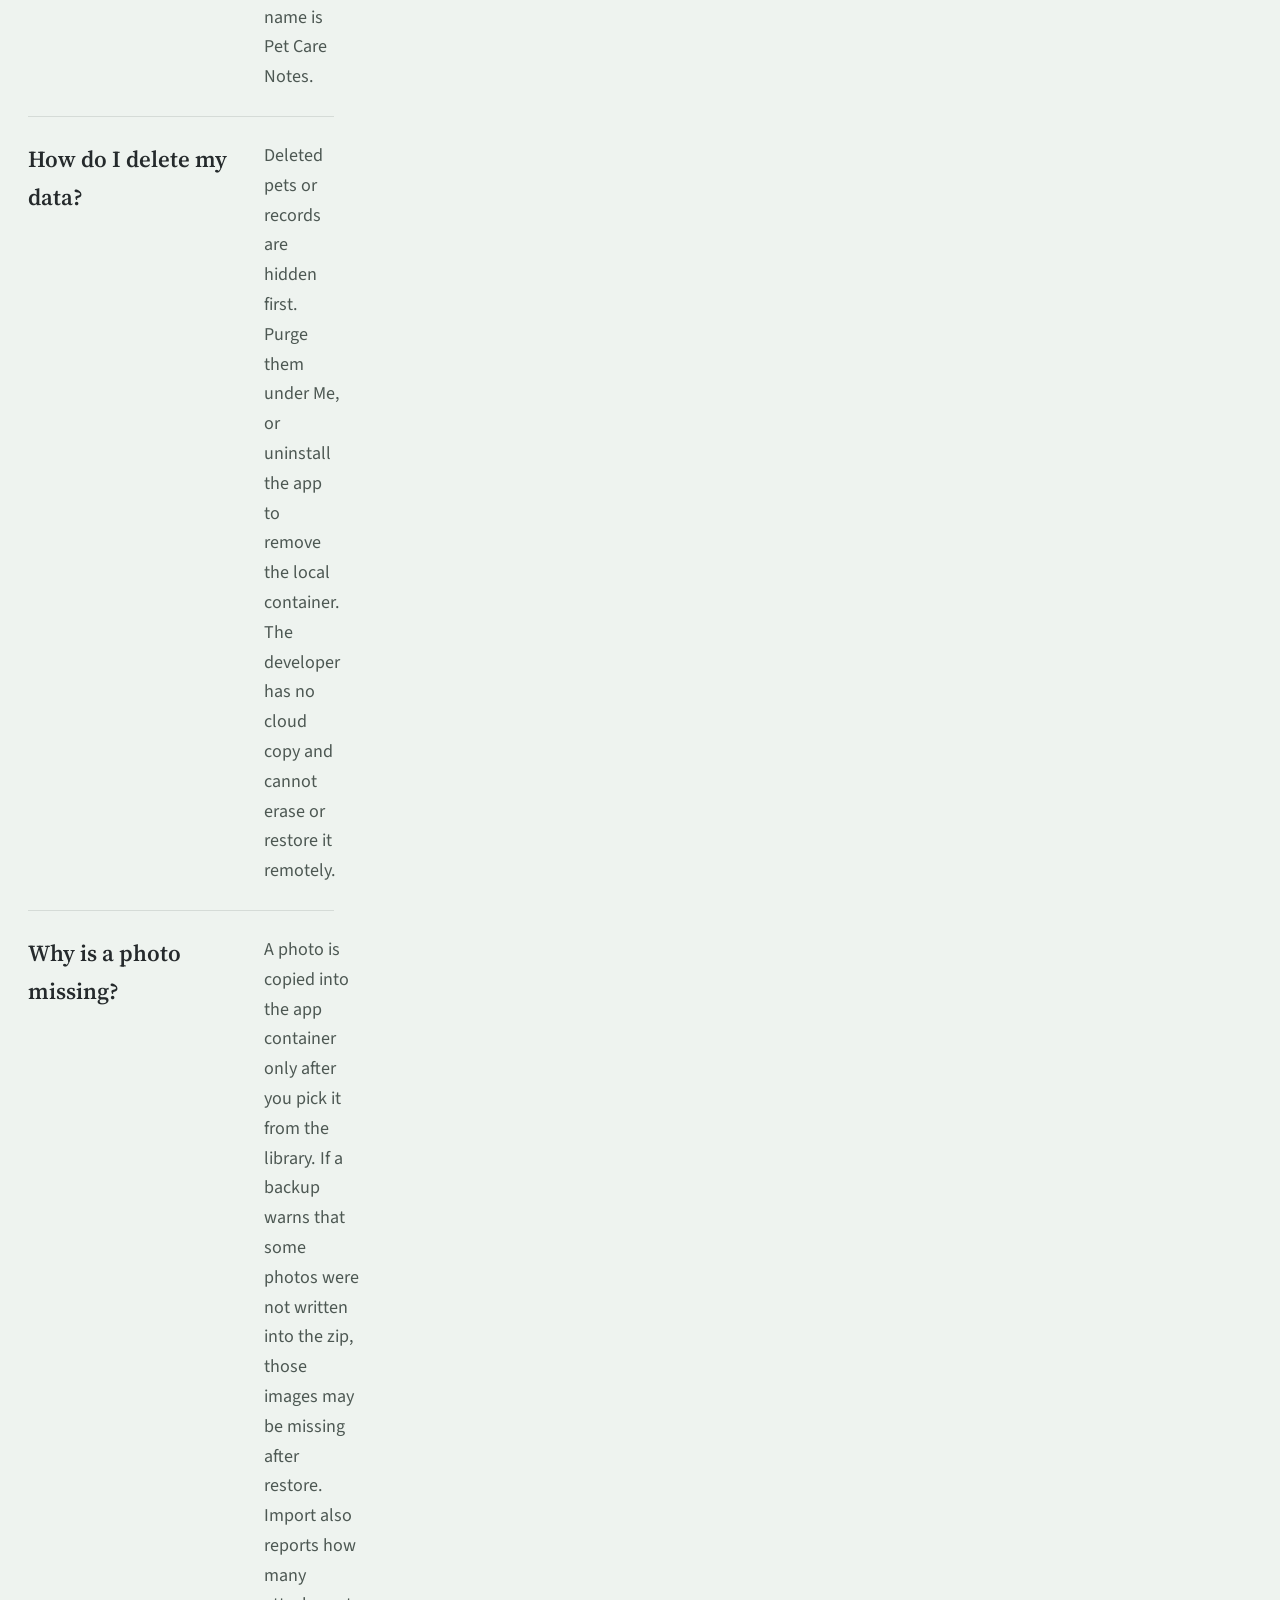
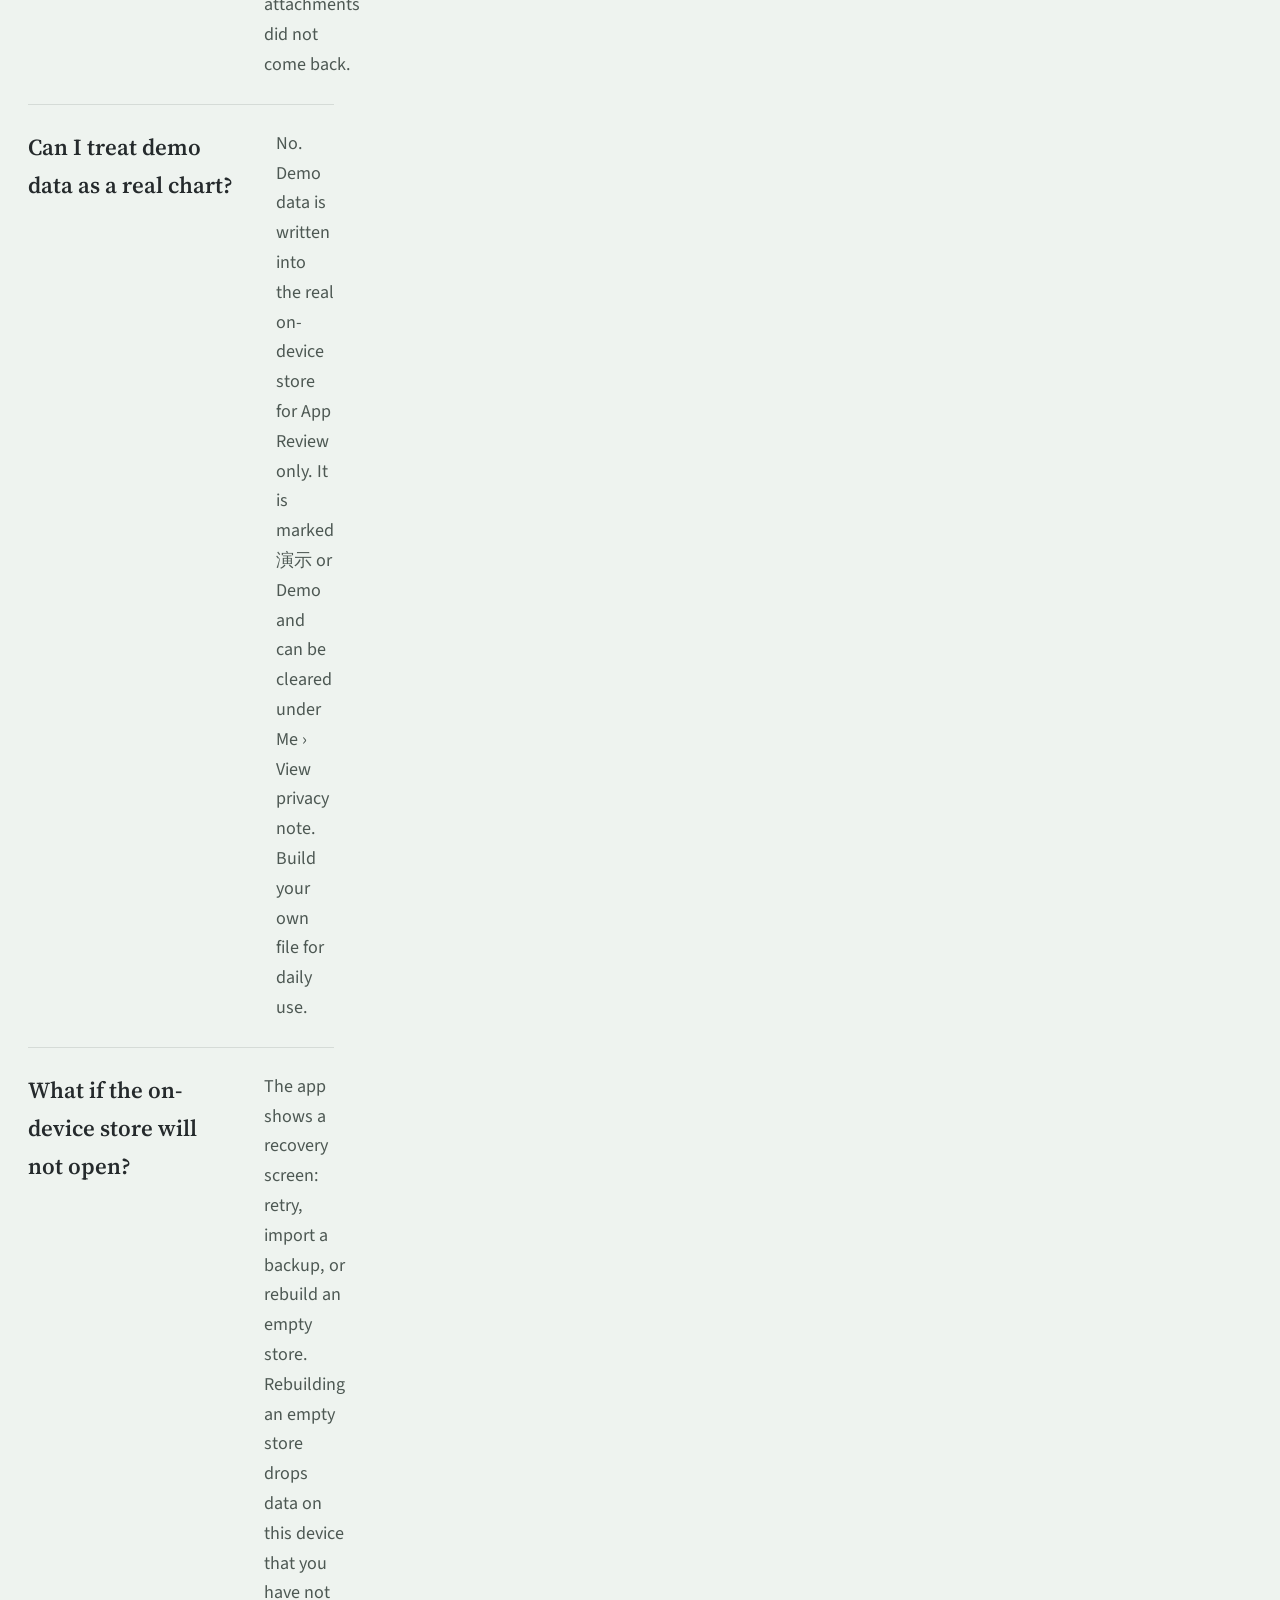
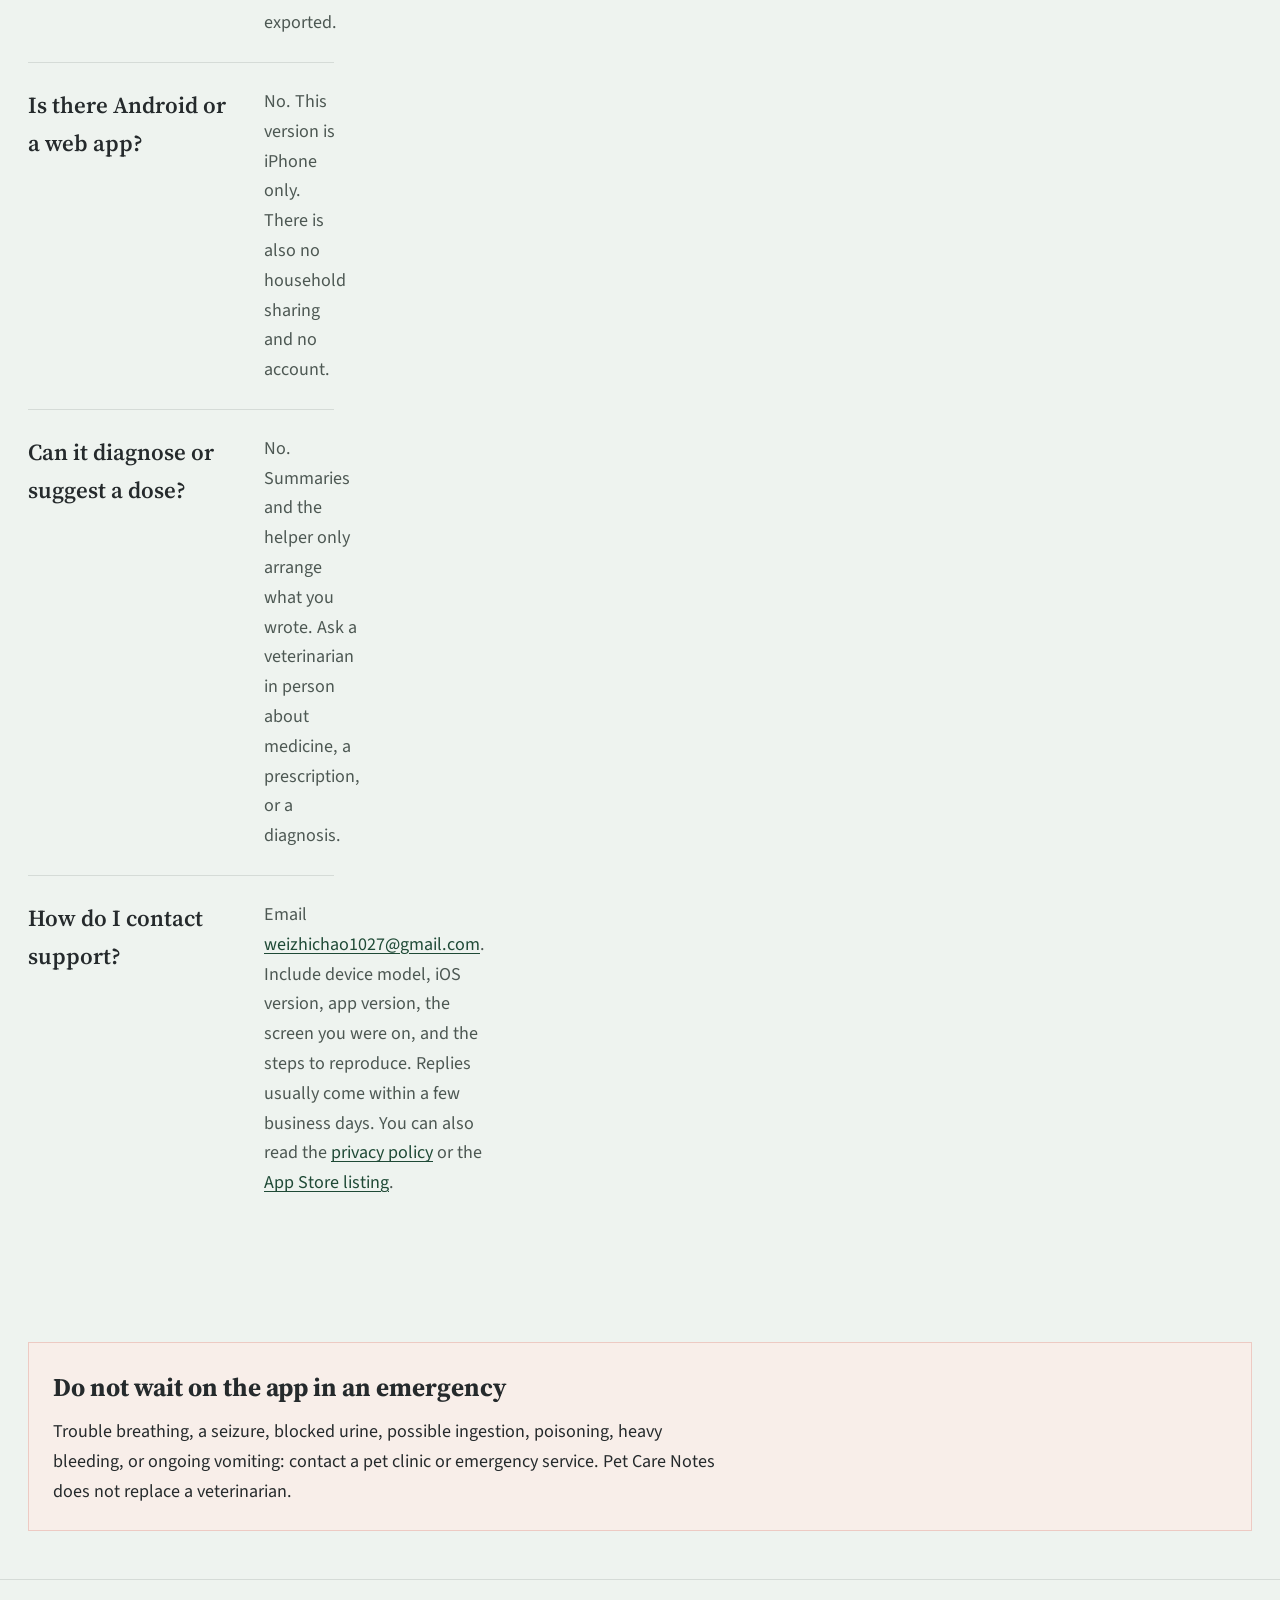
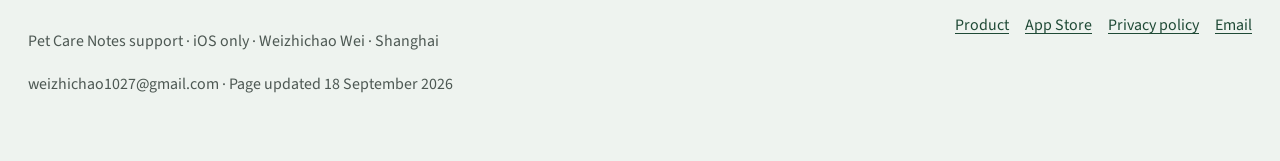
<file: en/support.html>
<!doctype html>
<html lang="en">
<head>
  <meta charset="utf-8">
  <meta name="viewport" content="width=device-width, initial-scale=1">
  <title>Pet Care Notes Support &amp; FAQ | Install, backup, change phones</title>
  <meta name="description" content="Pet Care Notes is live on the App Store. How to install, add a pet, log ten record types, build a visit summary, back up with a zip, fix notifications, and delete data. Email weizhichao1027@gmail.com.">
  <meta name="author" content="Weizhichao Wei">
  <meta name="robots" content="index,follow,max-image-preview:large">
  <meta name="theme-color" content="#2f6a4c">
  <meta name="apple-itunes-app" content="app-id=6788202619">
  <link rel="canonical" href="https://weizhichao1027-collab.github.io/maoji-app-store-pages/en/support.html">
  <link rel="alternate" hreflang="zh-Hans" href="https://weizhichao1027-collab.github.io/maoji-app-store-pages/support.html">
  <link rel="alternate" hreflang="en" href="https://weizhichao1027-collab.github.io/maoji-app-store-pages/en/support.html">
  <link rel="alternate" hreflang="x-default" href="https://weizhichao1027-collab.github.io/maoji-app-store-pages/support.html">
  <link rel="alternate" type="text/plain" title="llms.txt" href="https://weizhichao1027-collab.github.io/maoji-app-store-pages/llms.txt">
  <link rel="author" href="mailto:weizhichao1027@gmail.com">
  <link rel="manifest" href="../manifest.webmanifest">
  <meta property="og:type" content="website">
  <meta property="og:site_name" content="Pet Care Notes">
  <meta property="og:locale" content="en_US">
  <meta property="og:locale:alternate" content="zh_CN">
  <meta property="og:title" content="Pet Care Notes Support &amp; FAQ">
  <meta property="og:description" content="Install, today’s tasks, ten record types, visit summaries, zip backup, notifications, and contact email.">
  <meta property="og:url" content="https://weizhichao1027-collab.github.io/maoji-app-store-pages/en/support.html">
  <meta property="og:image" content="https://weizhichao1027-collab.github.io/maoji-app-store-pages/assets/og-image.png">
  <meta property="og:image:width" content="1200">
  <meta property="og:image:height" content="630">
  <meta property="og:image:alt" content="Pet Care Notes app icon">
  <meta name="twitter:card" content="summary_large_image">
  <meta name="twitter:title" content="Pet Care Notes Support &amp; FAQ">
  <meta name="twitter:description" content="How to use Pet Care Notes, common questions, and contact.">
  <meta name="twitter:image" content="https://weizhichao1027-collab.github.io/maoji-app-store-pages/assets/og-image.png">
  <meta name="twitter:image:alt" content="Pet Care Notes app icon">
  <link rel="icon" type="image/png" sizes="32x32" href="../assets/favicon-32.png">
  <link rel="apple-touch-icon" href="../assets/apple-touch-icon.png">
  <link rel="preconnect" href="https://fonts.googleapis.com">
  <link rel="preconnect" href="https://fonts.gstatic.com" crossorigin>
  <link href="https://fonts.googleapis.com/css2?family=Source+Sans+3:wght@400;500;600;700&family=Source+Serif+4:wght@500;600;700&display=swap" rel="stylesheet">
  <link rel="stylesheet" href="../assets/site.css">
  <style>
    :root {
      --display: "Source Serif 4", "Iowan Old Style", "Palatino Linotype", serif;
      --sans: "Source Sans 3", "Helvetica Neue", sans-serif;
    }
  </style>
  <script type="application/ld+json">
  {
    "@context": "https://schema.org",
    "@graph": [
      {
        "@type": "WebPage",
        "@id": "https://weizhichao1027-collab.github.io/maoji-app-store-pages/en/support.html#webpage",
        "url": "https://weizhichao1027-collab.github.io/maoji-app-store-pages/en/support.html",
        "name": "Pet Care Notes Support & FAQ",
        "inLanguage": "en",
        "dateModified": "2026-09-18",
        "about": { "@id": "https://weizhichao1027-collab.github.io/maoji-app-store-pages/#app" }
      },
      {
        "@type": "BreadcrumbList",
        "itemListElement": [
          { "@type": "ListItem", "position": 1, "name": "Pet Care Notes", "item": "https://weizhichao1027-collab.github.io/maoji-app-store-pages/en/" },
          { "@type": "ListItem", "position": 2, "name": "Support", "item": "https://weizhichao1027-collab.github.io/maoji-app-store-pages/en/support.html" }
        ]
      },
      {
        "@type": "HowTo",
        "name": "Move Pet Care Notes to a new iPhone with a zip backup",
        "description": "Pet Care Notes has no iCloud sync. Export a zip with photos on the old device, then import it on the new iPhone.",
        "totalTime": "PT10M",
        "tool": [{ "@type": "HowToTool", "name": "Two iPhones with Pet Care Notes 1.1 installed" }],
        "step": [
          { "@type": "HowToStep", "name": "Export on the old device", "text": "Open Pet Care Notes › Me › export a full backup, and save the zip to Files, a computer, or your own drive." },
          { "@type": "HowToStep", "name": "Move the file", "text": "Use AirDrop, a cable, or your own drive so the zip is reachable on the new iPhone." },
          { "@type": "HowToStep", "name": "Import on the new device", "text": "Open Pet Care Notes › Me › import backup, and pick that zip. Pets with the same id are merged and updated." }
        ]
      },
      {
        "@type": "FAQPage",
        "mainEntity": [
          {
            "@type": "Question",
            "name": "Where do I download Pet Care Notes?",
            "acceptedAnswer": { "@type": "Answer", "text": "Pet Care Notes is live on the App Store. On iPhone, open the App Store and search for Pet Care Notes or 毛孩子, or use https://apps.apple.com/app/id6788202619. The app is free, iPhone only, and needs iOS 17 or later." }
          },
          {
            "@type": "Question",
            "name": "How do I update Pet Care Notes?",
            "acceptedAnswer": { "@type": "Answer", "text": "Open the Pet Care Notes page in the App Store on iPhone, or use the Updates list, then tap Update. The current store version is 1.1." }
          },
          {
            "@type": "Question",
            "name": "How do I add a pet?",
            "acceptedAnswer": { "@type": "Answer", "text": "Open Pet Care Notes and go to Pets. If you have no file yet, tap Add pet. If you already have one, tap the plus button. Enter a name, choose cat or dog, and save. The app then creates common care tasks for that type." }
          },
          {
            "@type": "Question",
            "name": "What health-record types are there?",
            "acceptedAnswer": { "@type": "Answer", "text": "Ten types: appetite, water, stool, urine, vomiting, energy, weight, unusual signs, medication traces, and remarks. Open a row to view or edit it. Weight has a trend next to that filter." }
          },
          {
            "@type": "Question",
            "name": "Does Pet Care Notes sync with iCloud?",
            "acceptedAnswer": { "@type": "Answer", "text": "No. There is no iCloud, CloudKit, or developer-server sync. Before you change phones, export a zip with photos under Me, then import it on the new iPhone. Delete the app without an export and the on-device data is gone." }
          },
          {
            "@type": "Question",
            "name": "Why did a due item stay silent?",
            "acceptedAnswer": { "@type": "Answer", "text": "Go to iOS Settings › Notifications › Pet Care Notes and allow alerts. If you had tapped Don’t Allow, the app cannot turn this back on by itself. After you allow it, return to Me and sync reminders. Alerts are local and do not pass through a developer server." }
          },
          {
            "@type": "Question",
            "name": "How do I delete my data?",
            "acceptedAnswer": { "@type": "Answer", "text": "Deleted pets or records are hidden first. Purge them under Me, or uninstall the app to remove the local container. The developer has no cloud copy and cannot erase or restore it remotely." }
          },
          {
            "@type": "Question",
            "name": "Can it diagnose or suggest a dose?",
            "acceptedAnswer": { "@type": "Answer", "text": "No. Summaries and the helper only arrange what you wrote. They do not diagnose, prescribe, or suggest a dose. Ask a veterinarian in person." }
          },
          {
            "@type": "Question",
            "name": "What if the on-device store will not open?",
            "acceptedAnswer": { "@type": "Answer", "text": "The app shows a recovery screen: retry, import a backup, or rebuild an empty store. Rebuilding an empty store drops data on this device that you have not exported." }
          },
          {
            "@type": "Question",
            "name": "How do I contact support?",
            "acceptedAnswer": { "@type": "Answer", "text": "Email weizhichao1027@gmail.com. Include device model, iOS version, app version, the screen you were on, and the steps to reproduce. Weizhichao Wei answers support mail, usually within a few business days." }
          }
        ]
      }
    ]
  }
  </script>
</head>
<body>
  <div class="page">
    <a class="skip" href="#main">Skip to content</a>
    <header class="site-header">
      <div class="wrap">
        <a class="brand" href="./">
          <img src="../assets/app-icon.png" width="36" height="36" alt="Pet Care Notes app icon">
          <span class="brand-name">Pet Care Notes</span>
        </a>
        <nav class="nav" aria-label="Primary">
          <a href="./">Product</a>
          <a href="support.html" aria-current="page">Support</a>
          <a href="privacy-policy.html">Privacy</a>
        </nav>
        <a class="header-store" href="https://apps.apple.com/app/id6788202619">App Store</a>
        <span class="lang-toggle" role="group" aria-label="Language">
          <a href="../support.html" hreflang="zh-Hans" lang="zh-Hans">中文</a>
          <a href="support.html" hreflang="en" lang="en" aria-current="true">EN</a>
        </span>
      </div>
    </header>

    <main id="main">
      <header class="page-hero">
        <div class="wrap">
          <nav class="crumbs" aria-label="Breadcrumb">
            <ol>
              <li><a href="./">Pet Care Notes</a></li>
              <li aria-current="page">Support</li>
            </ol>
          </nav>
          <p class="live-badge"><span class="live-dot" aria-hidden="true"></span>Now on the App Store · 1.1</p>
          <p class="kicker">Support</p>
          <h1>How to use it, and what to do if it stalls</h1>
          <p>Pet Care Notes is a live iPhone app on the App Store. There is no account. Weizhichao Wei answers support mail at weizhichao1027@gmail.com, usually within a few business days.</p>
        </div>
      </header>

      <section class="contact-box">
        <div class="wrap">
          <a class="btn btn-solid" href="mailto:weizhichao1027@gmail.com?subject=Pet%20Care%20Notes%20feedback">Email support</a>
          <a class="btn btn-line" href="https://apps.apple.com/app/id6788202619">Open the App Store page</a>
          <p>Please include device model, iOS version, app version, the screen you were on, and the steps to reproduce.</p>
        </div>
      </section>

      <section class="how">
        <div class="wrap">
          <ul class="how-toc">
            <li><a href="#install">Install</a></li>
            <li><a href="#pet">Pets</a></li>
            <li><a href="#today">Today</a></li>
            <li><a href="#records">Records</a></li>
            <li><a href="#medical">Medical</a></li>
            <li><a href="#summary">Summaries</a></li>
            <li><a href="#care">Hand-off</a></li>
            <li><a href="#me">Me</a></li>
            <li><a href="#helper">Helper</a></li>
            <li><a href="#recover">Recovery</a></li>
            <li><a href="#faq">FAQ</a></li>
          </ul>

          <article id="install">
            <h2>Install or update from the App Store</h2>
            <p>On iPhone, open the App Store and search for Pet Care Notes or 毛孩子, or use <a href="https://apps.apple.com/app/id6788202619">this App Store link</a>. The app is free, iPhone only, and needs iOS 17 or later. Updates also come from the App Store. The current store version is 1.1.</p>
          </article>
          <article id="pet">
            <h2>Add a pet</h2>
            <p>Open Pets. If the list is empty, tap Add pet. If you already have a file, tap the plus button. Enter a name, choose cat or dog, and save. The app creates a common care plan for that type (vaccines, deworming, weigh-in, yearly exam; litter for cats / grooming for dogs). Allergies, conditions, usual meds, feeding notes, care remarks, microchip id, insurance, and clinic contact sit on that pet. Avatars and attachments come from the photo library. The camera stays closed.</p>
          </article>
          <article id="today">
            <h2>Today</h2>
            <p>After you open the app, start with the care desk, today’s check-in, and tasks. Mark feeding or a task done when you finish it. You can also open a task and change its date. Due vaccines, deworming, and exams show here. For local alerts, allow notifications under Me. If alerts are off, the app will not interrupt you on every cold launch.</p>
          </article>
          <article id="records">
            <h2>Records</h2>
            <p>Ten types: appetite, water, stool, urine, vomiting, energy, weight, unusual signs, medication traces, and remarks. Use a preset, change the time, add a note, and attach a photo from the library. Filter the timeline by all / unusual / weight / photos. Open a row to view or edit it. Weight has a trend next to that filter. The timeline is a fact sheet for you and the clinic, not a diagnosis.</p>
          </article>
          <article id="medical">
            <h2>Medical notes</h2>
            <p>Types: vaccine, deworming, exam, surgery, medication, allergy, history, other. Fields include title, detail, date, and next due. You can attach a photo from the library. Due items return to Today. This is not a dedicated lab-sheet manager.</p>
          </article>
          <article id="summary">
            <h2>Summaries</h2>
            <p>Before a visit, build a 7-, 14-, or 30-day summary. It gathers the file, allergies, conditions, meds, a record overview, weight change, the timeline, medical notes, and finished tasks. It does not diagnose. Export a PDF or image for family or the clinic.</p>
          </article>
          <article id="care">
            <h2>Temporary care</h2>
            <p>From the pet page, open the temporary-care list. It includes only that pet’s allergies, conditions, usual meds, feeding notes, remarks, open tasks, and a note not to change medicine or dose on their own. Share as text or a PDF. The other person does not need the app or an account.</p>
          </article>
          <article id="me">
            <h2>Me: backup, language, deletion</h2>
            <ul>
              <li>A full backup is a zip (backup.json plus photos in files/). Save it yourself to Files or a computer. There is no iCloud or cloud sync. Delete the app without an export and the data is gone.</li>
              <li>Text export is health-record text only. It does not include photo files.</li>
              <li>The interface can follow the system, or you can pick one of 13 languages under Me. Arabic is right-to-left.</li>
              <li>Deleted pets or records are hidden first. Purge them under Me, or confirm before you restore.</li>
              <li>Demo data sits at the bottom of Me › View privacy note. It is marked 演示 or Demo for App Review only and can be cleared in one tap.</li>
            </ul>
          </article>
          <article id="helper">
            <h2>Care helper</h2>
            <p>The helper sorts the words you typed, on this device, into a risk level, suggested actions, watch points, and visit-prep notes. It does not go online or call an external model. It is not an online consult. It will not give a prescription or a dose. You can save the result as an unusual-sign record.</p>
          </article>
          <article id="recover">
            <h2>If the on-device store will not open</h2>
            <p>A recovery screen offers retry, import a backup, or rebuild an empty store. Rebuilding an empty store clears anything on this device that you have not exported. Change phones with a zip backup. Do not expect iCloud.</p>
          </article>
        </div>
      </section>

      <section class="qa" id="faq">
        <div class="wrap">
          <h2>Common questions</h2>
          <p class="faq-lead">Each answer stands alone so it can be quoted as-is.</p>
          <dl>
            <div>
              <dt>Where do I download Pet Care Notes?</dt>
              <dd>Pet Care Notes is live on the App Store. On iPhone, open the App Store and search for Pet Care Notes or 毛孩子, or open <a href="https://apps.apple.com/app/id6788202619">https://apps.apple.com/app/id6788202619</a>. The app is free, iPhone only, and needs iOS 17 or later.</dd>
            </div>
            <div>
              <dt>How do I update Pet Care Notes?</dt>
              <dd>Open the Pet Care Notes page in the App Store on iPhone, or use the Updates list, then tap Update. The current store version is 1.1.</dd>
            </div>
            <div>
              <dt>How do I add a pet?</dt>
              <dd>Open Pet Care Notes and go to Pets. If you have no file yet, tap Add pet. If you already have one, tap the plus button. Enter a name, choose cat or dog, and save. The app then creates common care tasks for that type.</dd>
            </div>
            <div>
              <dt>How do I use today’s tasks and check-in?</dt>
              <dd>Open the app and start on Today. The care desk, the four-item check-in (appetite, water, stool, mood), and tasks are there. Mark feeding or a task done when you finish it. You can also open a task and change its date. Due vaccines, deworming, and exams also show on Today.</dd>
            </div>
            <div>
              <dt>What health-record types are there?</dt>
              <dd>Ten types: appetite, water, stool, urine, vomiting, energy, weight, unusual signs, medication traces, and remarks. Open a row to view or edit it. Weight has a trend next to that filter.</dd>
            </div>
            <div>
              <dt>How do I build a visit summary?</dt>
              <dd>Add a pet and some records first, then open Summaries and generate a 7-, 14-, or 30-day packet. It only arranges notes you already wrote. Export a PDF or image. It does not diagnose.</dd>
            </div>
            <div>
              <dt>Why did a due item stay silent?</dt>
              <dd>Go to iOS Settings › Notifications › Pet Care Notes and allow alerts. If you had tapped Don’t Allow, the app cannot turn this back on by itself. After you allow it, return to Me and sync reminders. Alerts are local and do not pass through a developer server.</dd>
            </div>
            <div>
              <dt>Is there iCloud? Where are my notes after I change phones?</dt>
              <dd>There is no iCloud or server sync. Export a zip on the old device under Me, then import it on the new one. Older JSON-only backups still import, but they have no photo files. Delete the app without an export and the data is gone.</dd>
            </div>
            <div>
              <dt>How do I change the language?</dt>
              <dd>Open Me › Language. Follow the system, or lock one of 13 languages, including Simplified Chinese, Traditional Chinese, and English. The Chinese store name is 毛孩子; the English store name is Pet Care Notes.</dd>
            </div>
            <div>
              <dt>How do I delete my data?</dt>
              <dd>Deleted pets or records are hidden first. Purge them under Me, or uninstall the app to remove the local container. The developer has no cloud copy and cannot erase or restore it remotely.</dd>
            </div>
            <div>
              <dt>Why is a photo missing?</dt>
              <dd>A photo is copied into the app container only after you pick it from the library. If a backup warns that some photos were not written into the zip, those images may be missing after restore. Import also reports how many attachments did not come back.</dd>
            </div>
            <div>
              <dt>Can I treat demo data as a real chart?</dt>
              <dd>No. Demo data is written into the real on-device store for App Review only. It is marked 演示 or Demo and can be cleared under Me › View privacy note. Build your own file for daily use.</dd>
            </div>
            <div>
              <dt>What if the on-device store will not open?</dt>
              <dd>The app shows a recovery screen: retry, import a backup, or rebuild an empty store. Rebuilding an empty store drops data on this device that you have not exported.</dd>
            </div>
            <div>
              <dt>Is there Android or a web app?</dt>
              <dd>No. This version is iPhone only. There is also no household sharing and no account.</dd>
            </div>
            <div>
              <dt>Can it diagnose or suggest a dose?</dt>
              <dd>No. Summaries and the helper only arrange what you wrote. Ask a veterinarian in person about medicine, a prescription, or a diagnosis.</dd>
            </div>
            <div>
              <dt>How do I contact support?</dt>
              <dd>Email <a href="mailto:weizhichao1027@gmail.com">weizhichao1027@gmail.com</a>. Include device model, iOS version, app version, the screen you were on, and the steps to reproduce. Replies usually come within a few business days. You can also read the <a href="privacy-policy.html">privacy policy</a> or the <a href="https://apps.apple.com/app/id6788202619">App Store listing</a>.</dd>
            </div>
          </dl>
        </div>
      </section>

      <section class="boundary">
        <div class="wrap">
          <div class="notice">
            <h2>Do not wait on the app in an emergency</h2>
            <p>Trouble breathing, a seizure, blocked urine, possible ingestion, poisoning, heavy bleeding, or ongoing vomiting: contact a pet clinic or emergency service. Pet Care Notes does not replace a veterinarian.</p>
          </div>
        </div>
      </section>
    </main>

    <footer class="site-footer">
      <div class="wrap">
        <div>
          <p>Pet Care Notes support · iOS only · Weizhichao Wei · Shanghai</p>
          <p>weizhichao1027@gmail.com · Page updated 18 September 2026</p>
        </div>
        <div class="footer-links">
          <a href="./">Product</a>
          <a href="https://apps.apple.com/app/id6788202619">App Store</a>
          <a href="privacy-policy.html">Privacy policy</a>
          <a href="mailto:weizhichao1027@gmail.com">Email</a>
        </div>
      </div>
    </footer>
  </div>
  <script src="../assets/site.js"></script>
</body>
</html>
</file>
<file: assets/site.css>
html {
  box-sizing: border-box;
}

*,
*::before,
*::after {
  box-sizing: inherit;
}

:root {
  --ink: #252a2c;
  --muted: #4d5853;
  --line: rgba(37, 42, 44, 0.12);
  --teal: #2f6a4c;
  --teal-deep: #1f4a36;
  --wash: #dfe8e2;
  --paper: #eef3ef;
  --sheet: #f7faf7;
  --heart: #c24b3c;
  --display: "Songti SC", "Noto Serif SC", "STSong", "Source Han Serif SC", serif;
  --sans: "PingFang SC", "Noto Sans SC", "Hiragino Sans GB", "Microsoft YaHei", sans-serif;
  --space: 1.5rem;
  --wide: 72rem;
  --measure: 40rem;
}

html {
  scroll-padding-top: 5.5rem;
}

html,
body {
  margin: 0;
  padding: 0;
  max-width: 100%;
  overflow-x: hidden;
  background: var(--paper);
  color: var(--ink);
  font-family: var(--sans);
  font-size: 1.0625rem;
  line-height: 1.65;
  text-rendering: optimizeLegibility;
}

body {
  min-height: 100dvh;
  background-image:
    radial-gradient(1200px 480px at 100% -10%, rgba(47, 106, 76, 0.08), transparent 58%),
    radial-gradient(900px 420px at -10% 110%, rgba(47, 106, 76, 0.06), transparent 55%);
}

img {
  max-width: 100%;
  height: auto;
  display: block;
}

a {
  color: var(--teal-deep);
  text-underline-offset: 0.16em;
}

a:hover {
  color: var(--teal);
}

:focus-visible {
  outline: 2px solid var(--teal);
  outline-offset: 3px;
}

.visually-hidden {
  position: absolute;
  width: 1px;
  height: 1px;
  padding: 0;
  margin: -1px;
  overflow: hidden;
  clip: rect(0, 0, 0, 0);
  white-space: nowrap;
  border: 0;
}

.skip {
  position: absolute;
  left: 12px;
  top: -40px;
  z-index: 8;
  padding: 8px 12px;
  background: var(--sheet);
}

.skip:focus {
  top: 12px;
}

.lang-switch {
  position: absolute;
  width: 1px;
  height: 1px;
  opacity: 0;
  pointer-events: none;
}

.page {
  min-height: 100dvh;
  display: flex;
  flex-direction: column;
  overflow-x: clip;
}

.wrap {
  width: min(calc(100% - 2rem), var(--wide));
  margin-inline: auto;
  min-width: 0;
}

.site-header {
  position: sticky;
  top: 0;
  z-index: 6;
  background: color-mix(in srgb, var(--paper) 88%, white);
  backdrop-filter: blur(12px);
  border-bottom: 1px solid var(--line);
  max-width: 100%;
}

.site-header .wrap {
  display: flex;
  align-items: center;
  gap: 16px;
  min-height: 68px;
}

.brand {
  display: inline-flex;
  align-items: center;
  gap: 10px;
  color: inherit;
  text-decoration: none;
  min-height: 44px;
  flex-shrink: 0;
}

.brand img {
  width: 36px;
  height: 36px;
  border-radius: 8px;
  background: #f6f1e8;
}

.brand-name {
  font-family: var(--display);
  font-weight: 600;
  font-size: 1.125rem;
  letter-spacing: -0.02em;
  white-space: nowrap;
}

.nav {
  display: flex;
  align-items: center;
  gap: 4px;
  margin-left: auto;
  flex-wrap: wrap;
  justify-content: flex-end;
}

.site-header .lang-toggle {
  margin-left: 8px;
}

.header-store {
  display: none;
  margin-left: 8px;
  min-height: 44px;
  padding: 0 12px;
  color: var(--teal-deep);
  text-decoration: none;
  font-size: 0.875rem;
  font-weight: 600;
  white-space: nowrap;
}

.nav a,
.lang-toggle a,
.lang-toggle label {
  display: inline-flex;
  align-items: center;
  justify-content: center;
  min-height: 44px;
  padding: 0 12px;
  color: var(--ink);
  text-decoration: none;
  font-size: 0.9375rem;
}

.nav a[aria-current="page"] {
  box-shadow: inset 0 -2px 0 var(--teal);
}

.lang-toggle {
  display: inline-flex;
  margin-left: 4px;
  border: 1px solid var(--line);
  background: var(--sheet);
}

.lang-toggle a,
.lang-toggle label {
  cursor: pointer;
  min-width: 48px;
  color: var(--muted);
}

.lang-toggle a[aria-current="true"],
#lang-zh:checked ~ .page .lang-toggle label[for="lang-zh"],
#lang-en:checked ~ .page .lang-toggle label[for="lang-en"] {
  background: var(--teal);
  color: #f4f8f5;
}

.hero {
  padding: 48px 0 32px;
}

.hero-grid {
  display: grid;
  gap: 40px;
  min-width: 0;
}

.kicker {
  margin: 0 0 12px;
  color: var(--muted);
  font-size: 0.9375rem;
}

.live-badge {
  display: inline-flex;
  align-items: center;
  gap: 8px;
  margin: 0 0 16px;
  padding: 6px 12px 6px 10px;
  border: 1px solid var(--line);
  background: var(--sheet);
  color: var(--teal-deep);
  font-size: 0.875rem;
  font-weight: 600;
  letter-spacing: 0.01em;
}

.live-dot {
  width: 8px;
  height: 8px;
  border-radius: 50%;
  background: var(--teal);
  flex-shrink: 0;
}

.definition {
  margin: 0 0 24px;
  max-width: 38rem;
  padding: 14px 0 0;
  color: var(--ink);
  font-size: 1.125rem;
}

.store-meta {
  display: flex;
  flex-wrap: wrap;
  gap: 8px 16px;
  margin: 0 0 24px;
  color: var(--muted);
  font-size: 0.9375rem;
}

.crumbs {
  margin: 0 0 20px;
  font-size: 0.875rem;
}

.crumbs ol {
  display: flex;
  flex-wrap: wrap;
  gap: 6px 8px;
  margin: 0;
  padding: 0;
  list-style: none;
  color: var(--muted);
}

.crumbs li:not(:last-child)::after {
  content: "/";
  margin-left: 8px;
  color: var(--line);
}

.crumbs a {
  color: var(--teal-deep);
  text-decoration: none;
}

.crumbs [aria-current="page"] {
  color: var(--ink);
}

.hero h1 {
  margin: 0 0 16px;
  font-family: var(--display);
  font-weight: 600;
  font-size: clamp(2.25rem, 7vw, 4.25rem);
  line-height: 1.12;
  letter-spacing: -0.03em;
  text-wrap: balance;
  max-width: 18ch;
}

.lede {
  margin: 0 0 28px;
  max-width: 36rem;
  color: var(--muted);
  font-size: 1.125rem;
}

.cta-row {
  display: flex;
  flex-wrap: wrap;
  gap: 12px;
  margin-bottom: 28px;
}

.btn {
  display: inline-flex;
  align-items: center;
  justify-content: center;
  min-height: 48px;
  padding: 0 20px;
  border-radius: 4px;
  text-decoration: none;
  font-weight: 600;
}

.btn-solid {
  background: var(--teal);
  color: #f4f8f5;
}

.btn-solid:hover {
  background: var(--teal-deep);
  color: #f4f8f5;
}

.btn-line {
  border: 1px solid var(--teal);
  color: var(--teal-deep);
  background: transparent;
}

.facts {
  display: grid;
  gap: 0;
  border-top: 1px solid var(--line);
}

.facts div {
  padding: 14px 0;
  border-bottom: 1px solid var(--line);
}

.facts b {
  display: block;
  font-family: var(--display);
  font-size: 1.25rem;
  font-weight: 600;
}

.facts span {
  color: var(--muted);
  font-size: 0.9375rem;
}

.hero-phones {
  display: flex;
  gap: 12px;
  min-width: 0;
  max-width: 100%;
  overflow-x: auto;
  padding-bottom: 8px;
  scroll-snap-type: x mandatory;
}

.phone {
  flex: 0 0 min(72vw, 280px);
  max-width: calc(100vw - 3rem);
  scroll-snap-align: start;
  margin: 0;
  padding: 8px;
  background: #1e2a24;
  border-radius: 24px;
}

.phone img {
  width: 100%;
  border-radius: 16px;
  background: #fff;
}

.ledger {
  padding: 16px 0 64px;
}

.ledger ol {
  list-style: none;
  margin: 0;
  padding: 0;
  border-top: 1px solid var(--line);
}

.ledger li {
  display: grid;
  grid-template-columns: 4.5rem 1fr;
  gap: 16px;
  padding: 20px 0;
  border-bottom: 1px solid var(--line);
}

.ledger time,
.ledger .mark {
  font-variant-numeric: tabular-nums;
  color: var(--teal-deep);
  font-weight: 600;
}

.feature {
  padding: 24px 0;
}

.feature-grid {
  display: grid;
  gap: 32px;
  align-items: center;
  padding: 48px 0;
  border-top: 1px solid var(--line);
}

.feature h2,
.prose h1,
.prose h2,
.doc h2 {
  font-family: var(--display);
  font-weight: 600;
  letter-spacing: -0.02em;
  text-wrap: balance;
  line-height: 1.2;
}

.feature h2 {
  margin: 0 0 12px;
  font-size: clamp(1.75rem, 4vw, 2.5rem);
}

.feature p {
  margin: 0;
  max-width: var(--measure);
  color: var(--muted);
}

.feature-shot {
  margin: 0;
}

.feature-shot img {
  width: min(100%, 360px);
  margin-inline: auto;
  padding: 8px;
  border-radius: 24px;
  background: #1e2a24;
}

.languages,
.local-first,
.boundary,
.page-end {
  padding: 48px 0;
}

.languages {
  border-top: 1px solid var(--line);
}

.chip-list {
  display: flex;
  flex-wrap: wrap;
  gap: 8px;
  margin: 20px 0 0;
  padding: 0;
  list-style: none;
}

.chip-list li {
  padding: 8px 12px;
  background: var(--sheet);
  border: 1px solid var(--line);
  font-size: 0.9375rem;
}

.local-grid {
  display: grid;
  gap: 0;
  border-top: 1px solid var(--line);
}

.local-grid article {
  padding: 24px 0;
  border-bottom: 1px solid var(--line);
}

.local-grid h3,
.qa dt,
.doc h3 {
  margin: 0 0 8px;
  font-family: var(--display);
  font-size: 1.35rem;
  font-weight: 600;
}

.local-grid p,
.qa dd {
  margin: 0;
  color: var(--muted);
}

.notice {
  padding: 24px;
  background: #f8eee9;
  border: 1px solid rgba(194, 75, 60, 0.22);
}

.notice h2 {
  margin: 0 0 8px;
  font-family: var(--display);
  font-size: 1.5rem;
}

.notice p {
  margin: 0;
  max-width: var(--measure);
}

.site-footer {
  margin-top: auto;
  padding: 32px 0 48px;
  border-top: 1px solid var(--line);
  color: var(--muted);
  font-size: 0.9375rem;
}

.site-footer .wrap {
  display: grid;
  gap: 16px;
}

.footer-links {
  display: flex;
  flex-wrap: wrap;
  gap: 8px 16px;
}

.page-hero {
  padding: 48px 0 24px;
}

.page-hero h1 {
  margin: 0 0 12px;
  font-family: var(--display);
  font-size: clamp(2rem, 6vw, 3.5rem);
  line-height: 1.15;
  letter-spacing: -0.03em;
  max-width: 16ch;
}

.page-hero p {
  margin: 0;
  max-width: var(--measure);
  color: var(--muted);
}

.how {
  padding: 12px 0 32px;
}

.how article {
  padding: 28px 0;
  border-top: 1px solid var(--line);
}

.how h2 {
  margin: 0 0 8px;
  font-family: var(--display);
  font-size: 1.75rem;
}

.how p,
.how li {
  color: var(--muted);
}

.how ul {
  margin: 12px 0 0;
  padding-left: 1.2rem;
}

.qa {
  padding: 12px 0 48px;
}

.qa dl {
  margin: 20px 0 0;
}

.qa div {
  display: grid;
  gap: 8px;
  padding: 24px 0;
  border-top: 1px solid var(--line);
}

.doc {
  padding-bottom: 64px;
}

.doc .meta {
  color: var(--muted);
  margin-bottom: 32px;
}

.doc h2 {
  margin: 36px 0 8px;
  font-size: 1.5rem;
}

.doc p,
.doc li {
  max-width: 46rem;
}

.doc ul {
  padding-left: 1.2rem;
}

.contact-box {
  display: flex;
  flex-wrap: wrap;
  gap: 12px;
  align-items: center;
  padding: 20px 0 48px;
}

@media (max-width: 720px) {
  .site-header .wrap {
    display: grid;
    grid-template-columns: minmax(0, 1fr) auto;
    grid-template-rows: auto auto;
    column-gap: 8px;
    row-gap: 0;
    min-height: 0;
    padding-block: 8px;
  }

  .brand {
    grid-column: 1;
    grid-row: 1;
    min-width: 0;
  }

  .site-header .lang-toggle {
    grid-column: 2;
    grid-row: 1;
    margin-left: 0;
  }

  .nav {
    grid-column: 1 / -1;
    grid-row: 2;
    display: grid;
    grid-template-columns: repeat(3, minmax(0, 1fr));
    width: 100%;
    margin-left: 0;
    justify-content: stretch;
  }

  .nav a {
    padding-inline: 4px;
  }

  .lang-toggle a,
  .lang-toggle label {
    min-width: 40px;
    padding-inline: 8px;
  }

  .nav a,
  .lang-toggle a,
  .lang-toggle label {
    padding-inline: 8px;
    font-size: 0.875rem;
  }

  .lang-toggle {
    margin-left: 0;
  }

  .hero {
    padding-top: 32px;
  }
}

@media (min-width: 860px) {
  .header-store {
    display: inline-flex;
    align-items: center;
  }

  .hero-grid {
    grid-template-columns: minmax(0, 1fr) minmax(20rem, 0.9fr);
    align-items: end;
  }

  .glance dl,
  .audience-grid {
    grid-template-columns: 1fr 1fr;
  }

  .glance {
    display: block;
  }

  .glance dl {
    display: grid;
  }

  .audience-grid {
    display: grid;
    column-gap: 48px;
  }

  .hero-phones {
    display: grid;
    grid-template-columns: 1fr 1fr;
    overflow: visible;
    align-items: end;
  }

  .phone {
    flex: none;
  }

  .phone:last-child {
    transform: translateY(-24px);
  }

  .facts {
    grid-template-columns: repeat(3, 1fr);
    gap: 0 24px;
  }

  .feature-grid {
    grid-template-columns: 1fr 1fr;
    gap: 64px;
  }

  .feature-grid.reverse .copy {
    order: 2;
  }

  .local-grid,
  .qa {
    grid-template-columns: 1fr;
  }

  .qa div {
    grid-template-columns: minmax(12rem, 18rem) 1fr;
    gap: 32px;
    align-items: start;
  }

  .site-footer .wrap {
    grid-template-columns: 1fr auto;
    align-items: start;
  }
}

@media (prefers-reduced-motion: reduce) {
  *,
  *::before,
  *::after {
    scroll-behavior: auto !important;
    animation: none !important;
    transition: none !important;
  }
}

.faq-lead {
  max-width: var(--measure);
  color: var(--muted);
}

.glance {
  padding: 8px 0 48px;
}

.glance dl {
  margin: 0;
  border-top: 1px solid var(--line);
}

.glance div {
  display: grid;
  gap: 8px;
  padding: 16px 0;
  border-bottom: 1px solid var(--line);
}

.glance dt {
  font-weight: 600;
  color: var(--teal-deep);
}

.glance dd {
  margin: 0;
  color: var(--muted);
}

.audience,
.compare,
.start,
.home-qa {
  padding: 48px 0;
  border-top: 1px solid var(--line);
}

.audience-grid {
  display: grid;
  gap: 0;
  border-top: 1px solid var(--line);
}

.audience-grid article {
  padding: 24px 0;
  border-bottom: 1px solid var(--line);
}

.audience-grid h3 {
  margin: 0 0 8px;
  font-family: var(--display);
  font-size: 1.35rem;
}

.audience-grid ul {
  margin: 0;
  padding-left: 1.2rem;
  color: var(--muted);
}

.audience-grid li + li {
  margin-top: 6px;
}

.compare-table {
  width: 100%;
  border-collapse: collapse;
  margin-top: 20px;
  font-size: 0.9375rem;
}

.compare-table th,
.compare-table td {
  padding: 14px 12px 14px 0;
  border-bottom: 1px solid var(--line);
  text-align: start;
  vertical-align: top;
}

.compare-table th {
  font-family: var(--display);
  font-weight: 600;
}

.compare-table td {
  color: var(--muted);
}

.compare-table th:first-child,
.compare-table td:first-child {
  color: var(--ink);
  font-weight: 600;
  width: 28%;
}

.start ol {
  margin: 20px 0 0;
  padding: 0;
  list-style: none;
  border-top: 1px solid var(--line);
}

.start li {
  display: grid;
  grid-template-columns: 2.5rem 1fr;
  gap: 12px;
  padding: 20px 0;
  border-bottom: 1px solid var(--line);
}

.start .step {
  font-variant-numeric: tabular-nums;
  color: var(--teal-deep);
  font-weight: 600;
}

.start p {
  margin: 0;
  color: var(--muted);
}

.doc-toc {
  margin: 0 0 32px;
  padding: 0;
  list-style: none;
  max-width: 36rem;
}

.doc-toc li {
  padding: 8px 0;
  border-bottom: 1px solid var(--line);
}

.doc-toc a {
  text-decoration: none;
  color: var(--teal-deep);
}

.how-toc {
  margin: 0 0 8px;
  padding: 0 0 24px;
  list-style: none;
  display: flex;
  flex-wrap: wrap;
  gap: 8px 16px;
}

.how-toc a {
  color: var(--teal-deep);
  text-decoration: none;
}

.section-lead {
  margin: 0 0 8px;
  max-width: var(--measure);
  color: var(--muted);
}

.contact-box .wrap {
  display: flex;
  flex-wrap: wrap;
  gap: 16px;
  align-items: center;
}

.contact-box p {
  margin: 0;
  flex-basis: 100%;
  max-width: 36rem;
  color: var(--muted);
}

@media print {
  .site-header,
  .cta-row,
  .lang-toggle,
  .hero-phones,
  .site-footer .footer-links {
    display: none !important;
  }

  body {
    background: white;
    color: black;
  }
}
</file>
